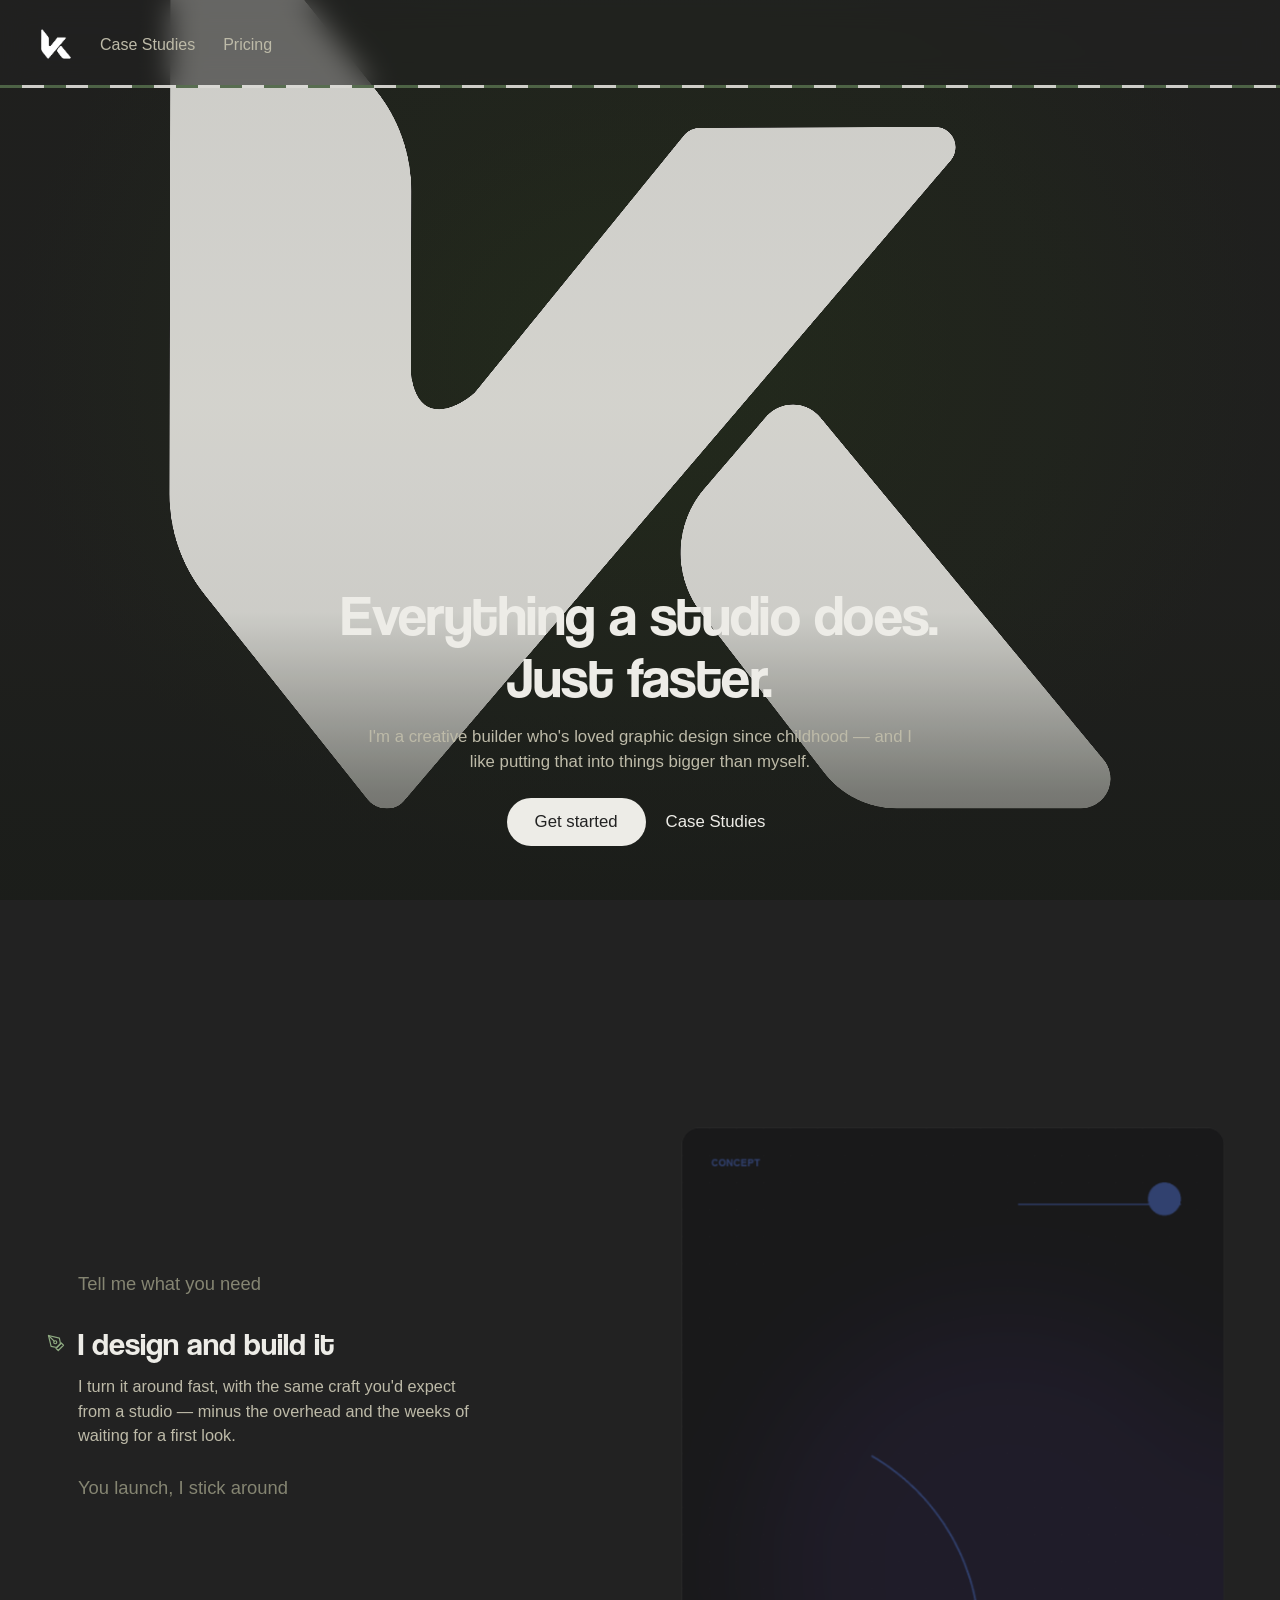
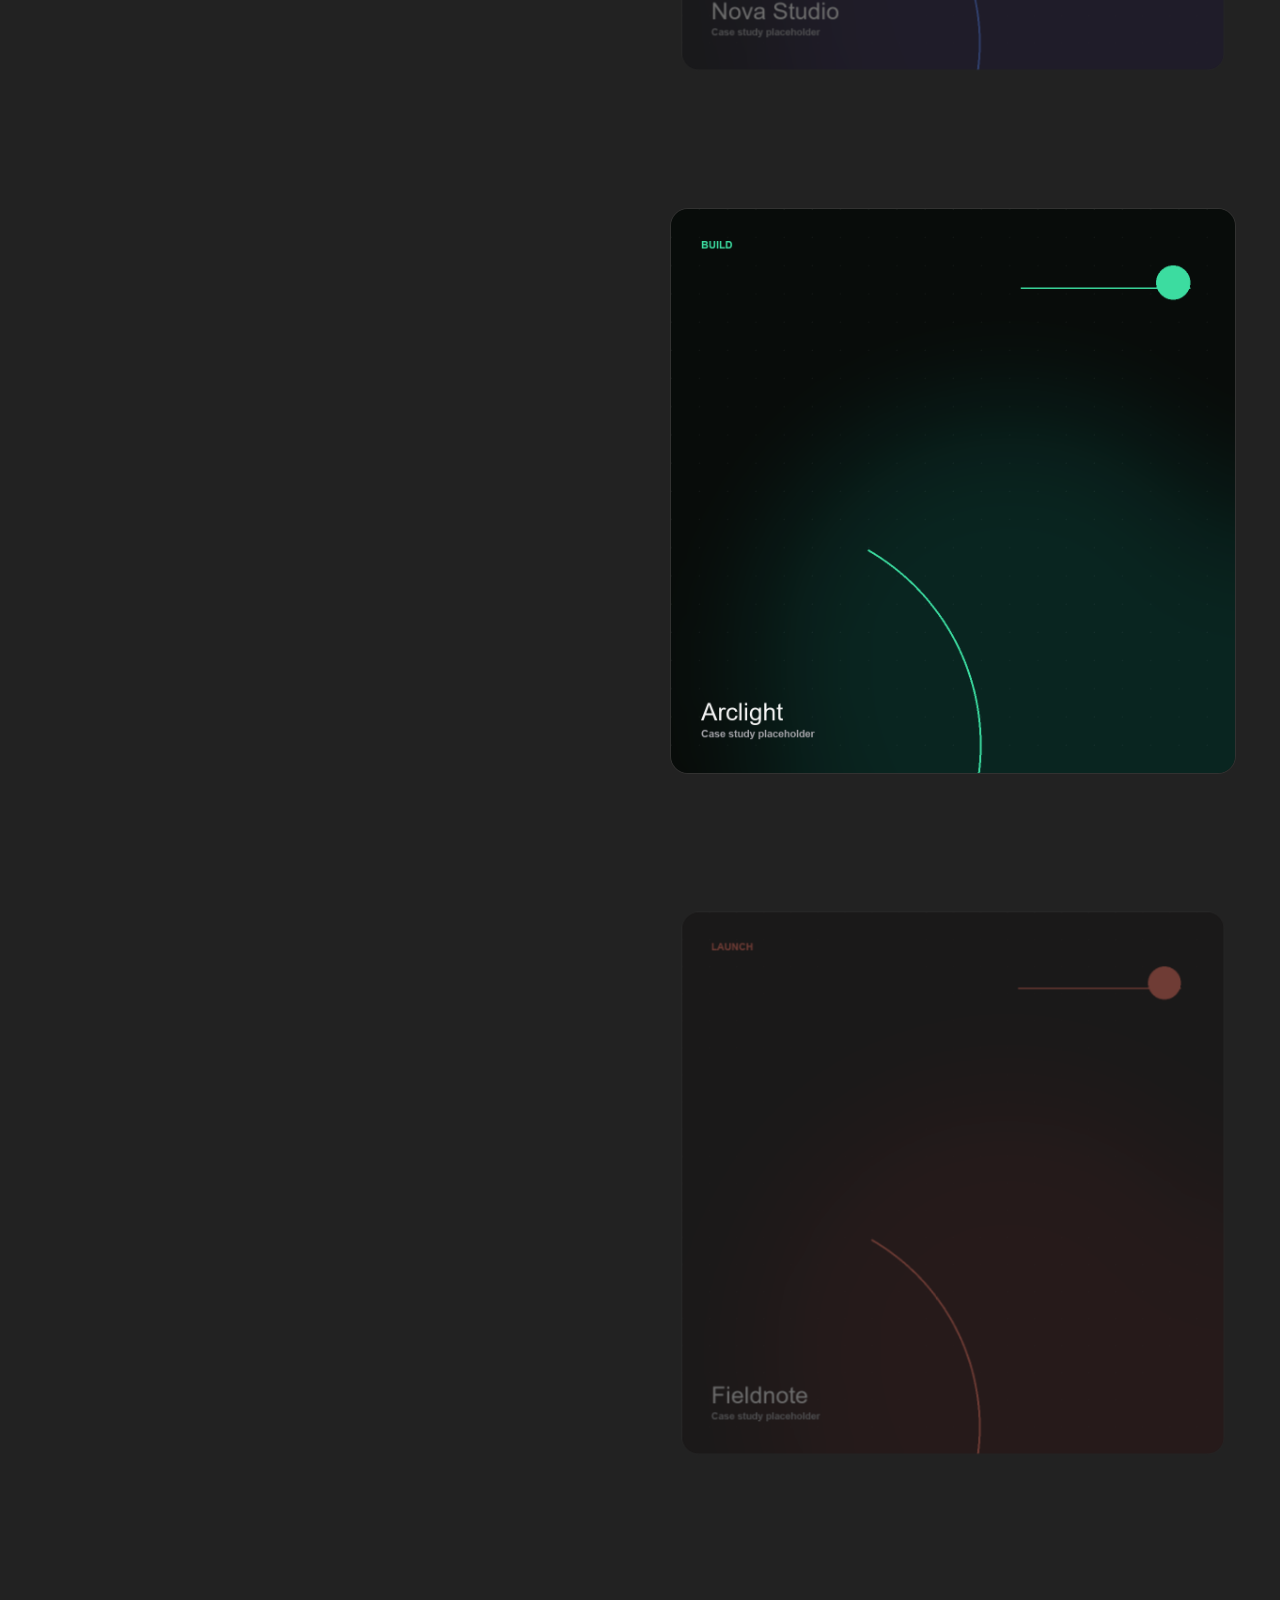
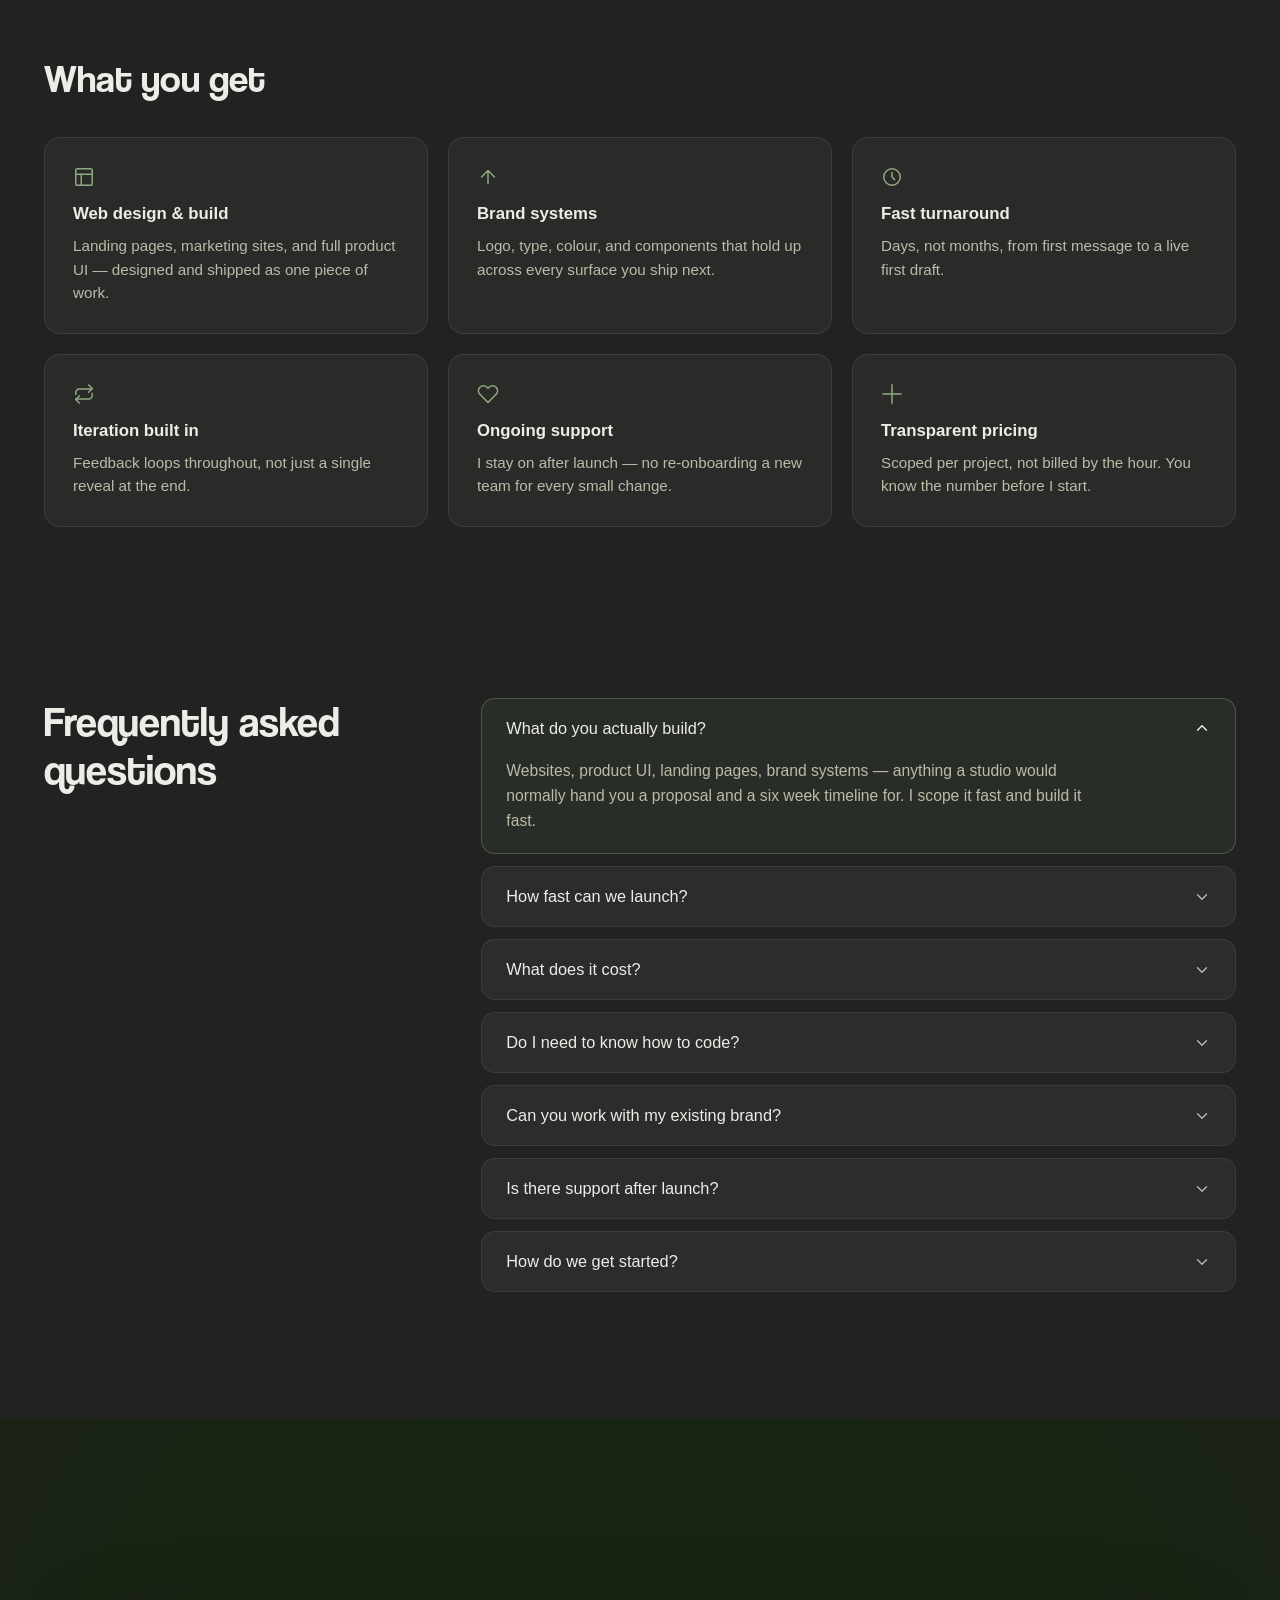
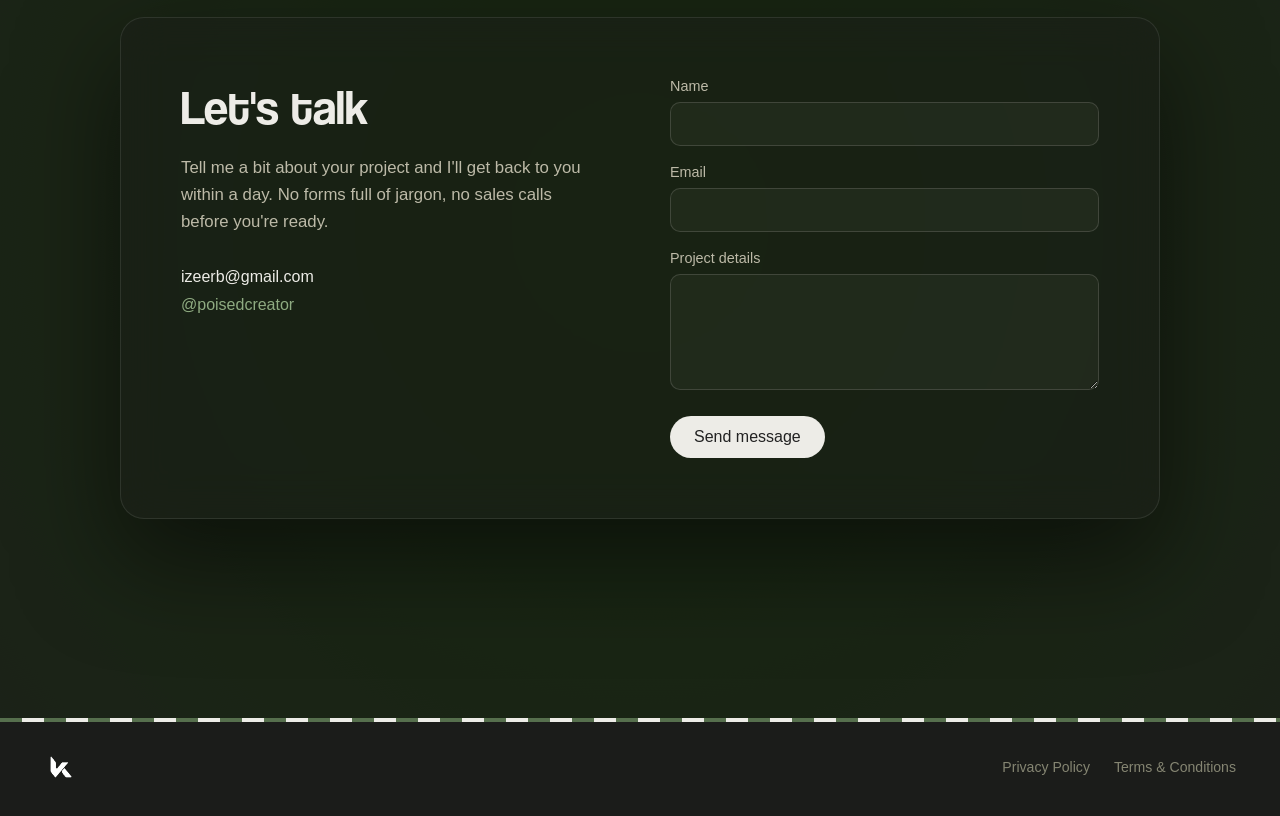
<file: index.html>
<!DOCTYPE html>
<html lang="en">
<head>
  <meta charset="UTF-8" />
  <meta name="viewport" content="width=device-width, initial-scale=1.0" />
  <title>K — Everything a studio does, without the studio prices</title>
  <link rel="icon" type="image/jpeg" href="Assets/K Logo Black Background.jpg" />
  <link rel="stylesheet" href="style.css" />
</head>
<body>
  <header class="site-header">
    <div class="header-left">
      <a class="logo" href="index.html" aria-label="K home">
        <img src="Assets/K Logo White (Transparent, Generated).png" alt="K logo" />
      </a>

      <nav class="main-nav" aria-label="Primary">
        <ul>
          <li><a href="case-studies.html">Case Studies</a></li>
          <li><a href="pricing.html">Pricing</a></li>
        </ul>
      </nav>
    </div>
  </header>

  <main>
    <section class="hero">
      <video
        class="hero-video"
        autoplay
        muted
        playsinline
        poster="Assets/K Logo Black Background.jpg"
      >
        <source src="Assets/NEW VIDEO (sparkle removed).mp4" type="video/mp4" />
      </video>

      <div class="hero-overlay" aria-hidden="true"></div>

      <div class="hero-stack">
        <div class="hero-screen-mockup" aria-hidden="true">
          <div class="mockup-frame">
            <img class="mockup-img" src="Assets/Work/placeholder-1.png" alt="" />
            <img class="mockup-img" src="Assets/Work/placeholder-2.png" alt="" />
            <img class="mockup-img" src="Assets/Work/placeholder-3.png" alt="" />
            <img class="mockup-img" src="Assets/Work/placeholder-4.png" alt="" />
            <img class="mockup-img" src="Assets/Work/placeholder-5.png" alt="" />
          </div>
        </div>

        <div class="hero-content">
          <h1>Everything a studio does.<br />Just faster.</h1>
          <p class="hero-subheading">
            I'm a creative builder who's loved graphic design since childhood —
            and I like putting that into things bigger than myself.
          </p>
          <div class="hero-actions">
            <a class="btn btn-pill" href="index.html#contact">Get started</a>
            <a class="btn btn-text" href="case-studies.html">Case Studies</a>
          </div>
        </div>
      </div>
    </section>

    <section class="sticky-scroll" id="how-it-works">
      <div class="sticky-scroll-inner">
        <div class="sticky-left">
          <div class="sticky-left-inner">
            <div class="scroll-block is-active" data-index="0">
              <div class="scroll-block-head">
                <span class="scroll-icon">
                  <svg viewBox="0 0 24 24" fill="none" stroke="currentColor" stroke-width="1.6" stroke-linecap="round" stroke-linejoin="round"><path d="M21 11.5a8.38 8.38 0 0 1-.9 3.8 8.5 8.5 0 0 1-7.6 4.7 8.38 8.38 0 0 1-3.8-.9L3 21l1.9-5.7a8.38 8.38 0 0 1-.9-3.8 8.5 8.5 0 0 1 4.7-7.6 8.38 8.38 0 0 1 3.8-.9h.5a8.48 8.48 0 0 1 8 8v.5z"/></svg>
                </span>
                <h3>Tell me what you need</h3>
              </div>
              <div class="scroll-block-desc">
                <p>
                  Describe the idea, drop in references, or point me at
                  something you already love. No lengthy briefs, no discovery
                  workshops — just tell me where you want to end up.
                </p>
              </div>
            </div>

            <div class="scroll-block" data-index="1">
              <div class="scroll-block-head">
                <span class="scroll-icon">
                  <svg viewBox="0 0 24 24" fill="none" stroke="currentColor" stroke-width="1.6" stroke-linecap="round" stroke-linejoin="round"><path d="m12 19 7-7 3 3-7 7-3-3z"/><path d="m18 13-1.5-7.5L2 2l3.5 14.5L13 18l5-5z"/><path d="m2 2 7.586 7.586"/><circle cx="11" cy="11" r="2"/></svg>
                </span>
                <h3>I design and build it</h3>
              </div>
              <div class="scroll-block-desc">
                <p>
                  I turn it around fast, with the same craft you'd expect
                  from a studio — minus the overhead and the weeks of
                  waiting for a first look.
                </p>
              </div>
            </div>

            <div class="scroll-block" data-index="2">
              <div class="scroll-block-head">
                <span class="scroll-icon">
                  <svg viewBox="0 0 24 24" fill="none" stroke="currentColor" stroke-width="1.6" stroke-linecap="round" stroke-linejoin="round"><path d="M4.5 16.5c-1.5 1.26-2 5-2 5s3.74-.5 5-2c.71-.84.7-2.13-.09-2.91a2.18 2.18 0 0 0-2.91-.09z"/><path d="M12 15l-3-3a22 22 0 0 1 2-3.95A12.88 12.88 0 0 1 19 2c0 2.72-.78 7.5-6 11a22.35 22.35 0 0 1-4 2z"/><path d="M9 12H4s.55-3.03 2-4c1.62-1.08 5 0 5 0"/><path d="M12 15v5s3.03-.55 4-2c1.08-1.62 0-5 0-5"/></svg>
                </span>
                <h3>You launch, I stick around</h3>
              </div>
              <div class="scroll-block-desc">
                <p>
                  Ship with confidence. I stay on for tweaks, iterations,
                  and whatever comes next — no re-onboarding a new team
                  every time something changes.
                </p>
              </div>
            </div>
          </div>
        </div>

        <div class="sticky-right">
          <div class="scroll-image-wrap" data-index="0">
            <img
              class="sticky-image"
              src="Assets/Work/square-1.png"
              alt="Concept and direction preview"
            />
            <div class="scroll-image-caption">
              <h4>Tell me what you need</h4>
              <p>
                Describe the idea, drop in references, or point me at
                something you already love.
              </p>
            </div>
          </div>
          <div class="scroll-image-wrap" data-index="1">
            <img
              class="sticky-image"
              src="Assets/Work/square-2.png"
              alt="Design and build preview"
            />
            <div class="scroll-image-caption">
              <h4>I design and build it</h4>
              <p>
                I turn it around fast, minus the studio overhead and the
                weeks of waiting.
              </p>
            </div>
          </div>
          <div class="scroll-image-wrap" data-index="2">
            <img
              class="sticky-image"
              src="Assets/Work/square-3.png"
              alt="Launch and support preview"
            />
            <div class="scroll-image-caption">
              <h4>You launch, I stick around</h4>
              <p>
                I stay on for tweaks and iterations — no re-onboarding a
                new team every time something changes.
              </p>
            </div>
          </div>
        </div>
      </div>
    </section>

    <section class="content-section">
      <div class="content-section-inner">
        <div class="section-heading-row">
          <h2>What you get</h2>
        </div>

        <div class="card-grid">
          <div class="info-card">
            <span class="info-card-icon">
              <svg viewBox="0 0 24 24" fill="none" stroke="currentColor" stroke-width="1.6" stroke-linecap="round" stroke-linejoin="round"><rect x="3" y="3" width="18" height="18" rx="2"/><path d="M3 9h18"/><path d="M9 21V9"/></svg>
            </span>
            <h3>Web design & build</h3>
            <p>Landing pages, marketing sites, and full product UI — designed and shipped as one piece of work.</p>
          </div>

          <div class="info-card">
            <span class="info-card-icon">
              <svg viewBox="0 0 24 24" fill="none" stroke="currentColor" stroke-width="1.6" stroke-linecap="round" stroke-linejoin="round"><path d="M12 19V6M5 12l7-7 7 7"/></svg>
            </span>
            <h3>Brand systems</h3>
            <p>Logo, type, colour, and components that hold up across every surface you ship next.</p>
          </div>

          <div class="info-card">
            <span class="info-card-icon">
              <svg viewBox="0 0 24 24" fill="none" stroke="currentColor" stroke-width="1.6" stroke-linecap="round" stroke-linejoin="round"><circle cx="12" cy="12" r="9"/><path d="M12 7v5l3 3"/></svg>
            </span>
            <h3>Fast turnaround</h3>
            <p>Days, not months, from first message to a live first draft.</p>
          </div>

          <div class="info-card">
            <span class="info-card-icon">
              <svg viewBox="0 0 24 24" fill="none" stroke="currentColor" stroke-width="1.6" stroke-linecap="round" stroke-linejoin="round"><path d="M17 2.1l4 4-4 4"/><path d="M3 12.6v-2a4 4 0 0 1 4-4h14"/><path d="M7 21.9l-4-4 4-4"/><path d="M21 11.4v2a4 4 0 0 1-4 4H3"/></svg>
            </span>
            <h3>Iteration built in</h3>
            <p>Feedback loops throughout, not just a single reveal at the end.</p>
          </div>

          <div class="info-card">
            <span class="info-card-icon">
              <svg viewBox="0 0 24 24" fill="none" stroke="currentColor" stroke-width="1.6" stroke-linecap="round" stroke-linejoin="round"><path d="M20.84 4.61a5.5 5.5 0 0 0-7.78 0L12 5.67l-1.06-1.06a5.5 5.5 0 0 0-7.78 7.78l1.06 1.06L12 21.23l7.78-7.78 1.06-1.06a5.5 5.5 0 0 0 0-7.78z"/></svg>
            </span>
            <h3>Ongoing support</h3>
            <p>I stay on after launch — no re-onboarding a new team for every small change.</p>
          </div>

          <div class="info-card">
            <span class="info-card-icon">
              <svg viewBox="0 0 24 24" fill="none" stroke="currentColor" stroke-width="1.6" stroke-linecap="round" stroke-linejoin="round"><path d="M12 2v20M2 12h20"/></svg>
            </span>
            <h3>Transparent pricing</h3>
            <p>Scoped per project, not billed by the hour. You know the number before I start.</p>
          </div>
        </div>
      </div>
    </section>

    <section class="faq-section" id="faq">
      <div class="faq-inner">
        <div class="faq-heading">
          <h2>Frequently asked<br />questions</h2>
        </div>

        <div class="faq-list">
          <div class="faq-item is-open" data-index="0">
            <button class="faq-question" type="button">
              <span>What do you actually build?</span>
              <svg class="faq-chevron" viewBox="0 0 24 24" fill="none" stroke="currentColor" stroke-width="1.8" stroke-linecap="round" stroke-linejoin="round"><polyline points="6 9 12 15 18 9"/></svg>
            </button>
            <div class="faq-answer">
              <p>
                Websites, product UI, landing pages, brand systems — anything
                a studio would normally hand you a proposal and a six week
                timeline for. I scope it fast and build it fast.
              </p>
            </div>
          </div>

          <div class="faq-item" data-index="1">
            <button class="faq-question" type="button">
              <span>How fast can we launch?</span>
              <svg class="faq-chevron" viewBox="0 0 24 24" fill="none" stroke="currentColor" stroke-width="1.8" stroke-linecap="round" stroke-linejoin="round"><polyline points="6 9 12 15 18 9"/></svg>
            </button>
            <div class="faq-answer">
              <p>
                Most projects go from first message to a live first draft
                within days, not months. Exact timing depends on scope, but
                there's no multi-week discovery phase before anything gets
                built.
              </p>
            </div>
          </div>

          <div class="faq-item" data-index="2">
            <button class="faq-question" type="button">
              <span>What does it cost?</span>
              <svg class="faq-chevron" viewBox="0 0 24 24" fill="none" stroke="currentColor" stroke-width="1.8" stroke-linecap="round" stroke-linejoin="round"><polyline points="6 9 12 15 18 9"/></svg>
            </button>
            <div class="faq-answer">
              <p>
                A fraction of a traditional studio retainer. Pricing is
                scoped per project rather than billed by the hour, so you
                know the number before I start.
              </p>
            </div>
          </div>

          <div class="faq-item" data-index="3">
            <button class="faq-question" type="button">
              <span>Do I need to know how to code?</span>
              <svg class="faq-chevron" viewBox="0 0 24 24" fill="none" stroke="currentColor" stroke-width="1.8" stroke-linecap="round" stroke-linejoin="round"><polyline points="6 9 12 15 18 9"/></svg>
            </button>
            <div class="faq-answer">
              <p>
                No. Describe what you want in plain language, drop in
                references or existing assets, and I'll handle everything
                from design through to a shipped build.
              </p>
            </div>
          </div>

          <div class="faq-item" data-index="4">
            <button class="faq-question" type="button">
              <span>Can you work with my existing brand?</span>
              <svg class="faq-chevron" viewBox="0 0 24 24" fill="none" stroke="currentColor" stroke-width="1.8" stroke-linecap="round" stroke-linejoin="round"><polyline points="6 9 12 15 18 9"/></svg>
            </button>
            <div class="faq-answer">
              <p>
                Yes — send over your logo, colours, fonts, and any existing
                pages, and I'll build within that system rather than
                starting from scratch.
              </p>
            </div>
          </div>

          <div class="faq-item" data-index="5">
            <button class="faq-question" type="button">
              <span>Is there support after launch?</span>
              <svg class="faq-chevron" viewBox="0 0 24 24" fill="none" stroke="currentColor" stroke-width="1.8" stroke-linecap="round" stroke-linejoin="round"><polyline points="6 9 12 15 18 9"/></svg>
            </button>
            <div class="faq-answer">
              <p>
                I stay on after launch for tweaks, iterations, and whatever
                comes next — you're not re-onboarding a new team every time
                something needs to change.
              </p>
            </div>
          </div>

          <div class="faq-item" data-index="6">
            <button class="faq-question" type="button">
              <span>How do we get started?</span>
              <svg class="faq-chevron" viewBox="0 0 24 24" fill="none" stroke="currentColor" stroke-width="1.8" stroke-linecap="round" stroke-linejoin="round"><polyline points="6 9 12 15 18 9"/></svg>
            </button>
            <div class="faq-answer">
              <p>
                Hit contact and tell me a bit about the project. I'll reply
                within a day with next steps.
              </p>
            </div>
          </div>
        </div>
      </div>
    </section>

    <section class="contact-section" id="contact">
      <video class="contact-video" autoplay loop muted playsinline>
        <source src="Assets/Particles.mp4" type="video/mp4" />
      </video>
      <div class="contact-tint" aria-hidden="true"></div>
      <div class="contact-overlay" aria-hidden="true"></div>

      <div class="contact-inner">
        <div class="contact-info">
          <h2>Let's talk</h2>
          <p>
            Tell me a bit about your project and I'll get back to you within
            a day. No forms full of jargon, no sales calls before you're ready.
          </p>
          <div class="contact-detail">izeerb@gmail.com</div>
          <div class="contact-detail">
            <a href="https://instagram.com/poisedcreator" target="_blank" rel="noopener">@poisedcreator</a>
          </div>
        </div>

        <form class="contact-form" id="contact-form">
          <div class="form-field">
            <label for="name">Name</label>
            <input type="text" id="name" name="name" required />
          </div>
          <div class="form-field">
            <label for="email">Email</label>
            <input type="email" id="email" name="email" required />
          </div>
          <div class="form-field">
            <label for="message">Project details</label>
            <textarea id="message" name="message" rows="5" required></textarea>
          </div>
          <button type="submit" class="btn btn-pill">Send message</button>
        </form>
      </div>
    </section>

    <footer class="site-footer">
      <div class="site-footer-inner">
        <a class="footer-logo" href="index.html" aria-label="K home">
          <img src="Assets/K Logo White (Transparent, Generated).png" alt="K logo" />        </a>
        <div class="footer-links">
          <a href="privacy.html">Privacy Policy</a>
          <a href="terms.html">Terms &amp; Conditions</a>
        </div>
      </div>
    </footer>
  </main>

  <script>
    (function () {
      var blocks = Array.from(document.querySelectorAll(".scroll-block"));
      var imageWraps = Array.from(document.querySelectorAll(".scroll-image-wrap"));
      if (blocks.length && imageWraps.length) {
        var observer = new IntersectionObserver(
          function (entries) {
            entries.forEach(function (entry) {
              if (entry.isIntersecting) {
                var index = entry.target.getAttribute("data-index");
                blocks.forEach(function (b) {
                  b.classList.toggle("is-active", b.getAttribute("data-index") === index);
                });
                imageWraps.forEach(function (w) {
                  w.classList.toggle("is-active", w === entry.target);
                });
              }
            });
          },
          { rootMargin: "-45% 0px -45% 0px", threshold: 0 }
        );

        imageWraps.forEach(function (w) {
          observer.observe(w);
        });
      }
    })();

    (function () {
      var v = document.querySelector(".contact-video");
      if (!v) return;
      v.playbackRate = 0.75;
      v.addEventListener("loadedmetadata", function () {
        if (v.duration && isFinite(v.duration)) {
          v.currentTime = Math.random() * v.duration;
        }
      });
    })();

    (function () {
      var form = document.getElementById("contact-form");
      if (!form) return;
      form.addEventListener("submit", function (e) {
        e.preventDefault();
        var name = form.name.value;
        var email = form.email.value;
        var message = form.message.value;
        var subject = "New project inquiry from " + name;
        var body =
          "Name: " + name + "\nEmail: " + email + "\n\n" + message;
        var mailto =
          "mailto:izeerb@gmail.com?subject=" +
          encodeURIComponent(subject) +
          "&body=" +
          encodeURIComponent(body);
        window.location.href = mailto;

        var wrapper = form.parentNode;
        var success = document.createElement("div");
        success.className = "contact-success";
        success.innerHTML =
          "Thanks — your email app should open now. If it doesn't, email me directly at <span>izeerb@gmail.com</span>.";
        wrapper.replaceChild(success, form);
      });
    })();

    (function () {
      var items = Array.from(document.querySelectorAll(".faq-item"));
      if (!items.length) return;

      items.forEach(function (item) {
        var question = item.querySelector(".faq-question");
        question.addEventListener("click", function () {
          var wasOpen = item.classList.contains("is-open");
          items.forEach(function (i) {
            i.classList.remove("is-open");
          });
          if (!wasOpen) {
            item.classList.add("is-open");
          }
        });
      });
    })();

    (function () {
      var video = document.querySelector(".hero-video");
      var mockup = document.querySelector(".hero-screen-mockup");
      var imgs = mockup ? Array.from(mockup.querySelectorAll(".mockup-img")) : [];
      if (!video || !mockup || !imgs.length) return;

      var SCREEN_START = 5.0;
      var MELT_IN_MS = 1200;
      var MORPH_HOLD_MS = 550;
      var ITEM_MS = 1500;
      var MELT_OUT_MS = 700;
      var running = false;

      function runShuffle() {
        running = true;
        imgs.forEach(function (im) {
          im.classList.remove("is-active");
        });
        video.classList.add("is-melting-out");

        setTimeout(function () {
          video.pause();
        }, 500);

        mockup.classList.add("is-melting-in");

        setTimeout(function () {
          var idx = 0;
          imgs.forEach(function (im, i) {
            im.classList.toggle("is-active", i === 0);
          });

          var interval = setInterval(function () {
            idx++;
            if (idx >= imgs.length) {
              clearInterval(interval);
              setTimeout(finishShuffle, ITEM_MS);
              return;
            }
            imgs.forEach(function (im, i) {
              im.classList.toggle("is-active", i === idx);
            });
          }, ITEM_MS);
        }, MELT_IN_MS + MORPH_HOLD_MS);
      }

      function finishShuffle() {
        imgs.forEach(function (im) {
          im.classList.remove("is-active");
        });

        setTimeout(function () {
          mockup.classList.add("is-melting-out");
          mockup.classList.remove("is-melting-in");

          setTimeout(function () {
            mockup.classList.remove("is-melting-out");
            video.classList.remove("is-melting-out", "is-hidden");
            video.currentTime = 0;
            video.play();
            setTimeout(function () {
              running = false;
            }, 400);
          }, MELT_OUT_MS);
        }, MORPH_HOLD_MS);
      }

      video.addEventListener("timeupdate", function () {
        if (!running && video.currentTime >= SCREEN_START) {
          runShuffle();
        }
      });
    })();
  </script>
</body>
</html>
</file>
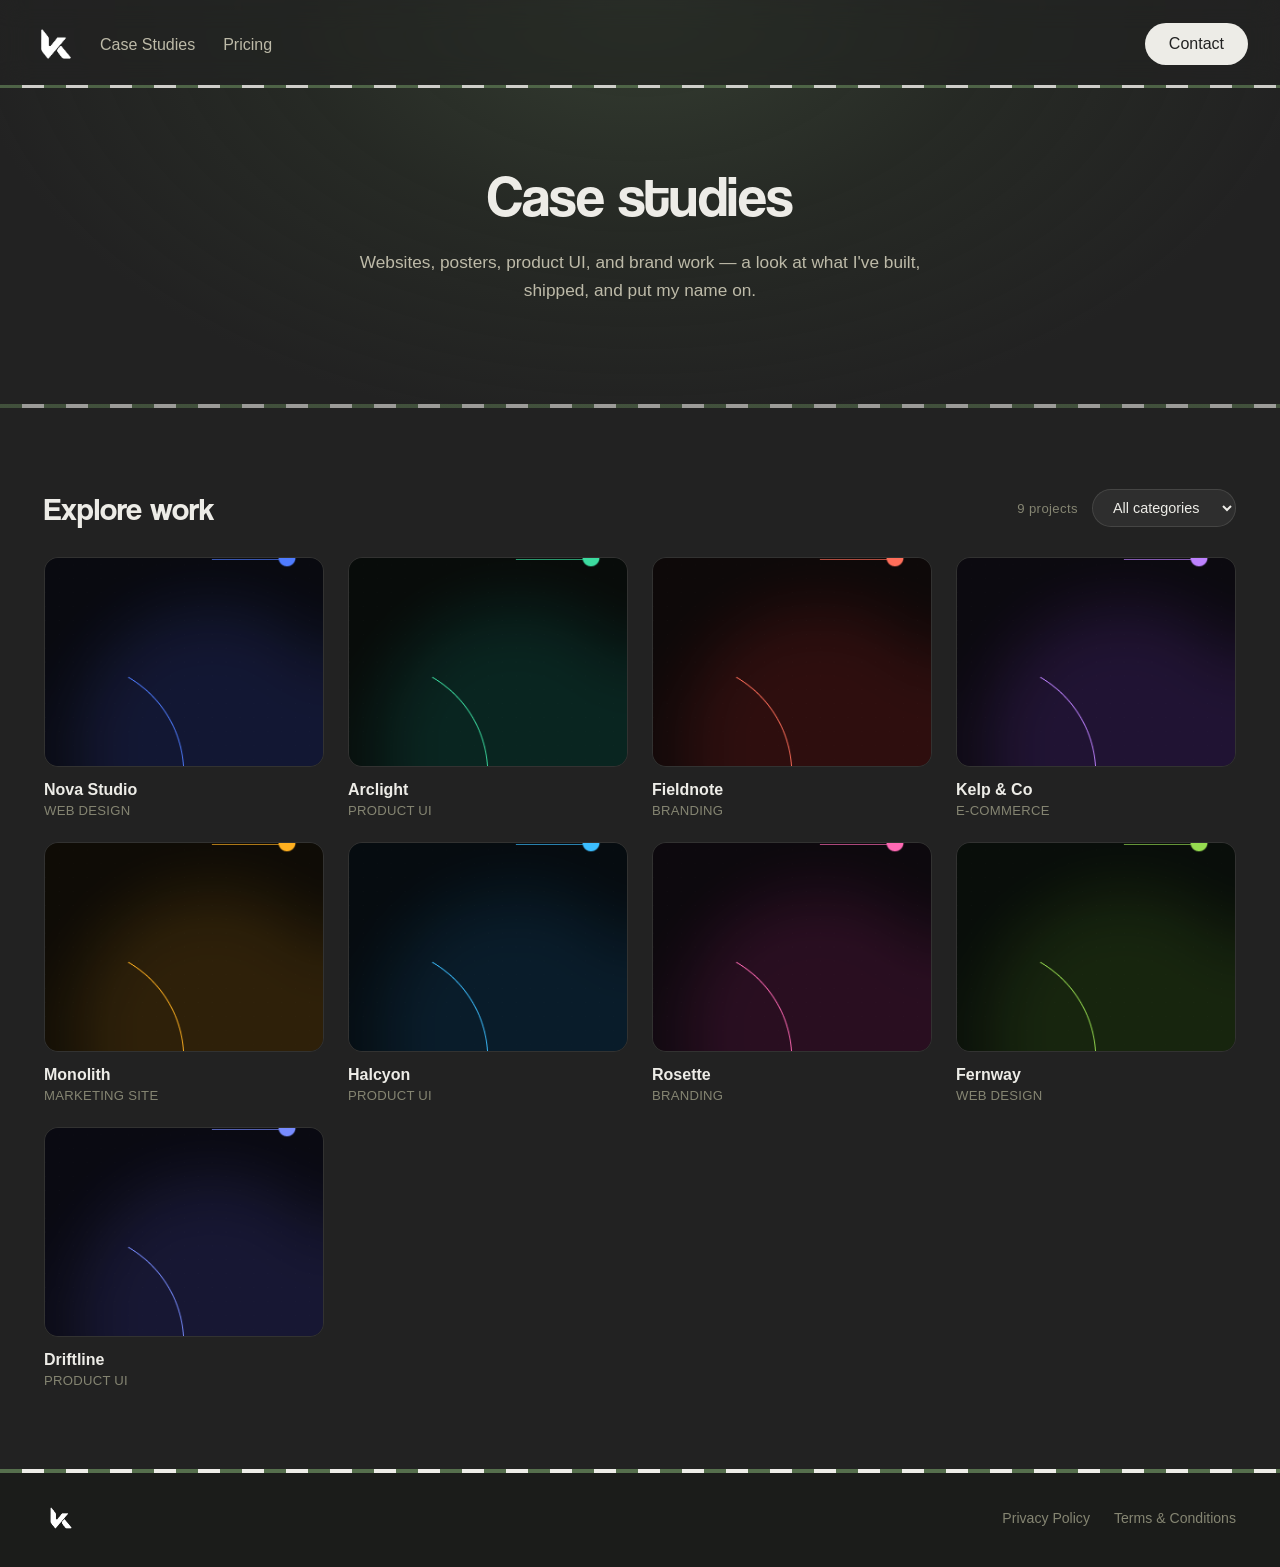
<file: case-studies.html>
<!DOCTYPE html>
<html lang="en">
<head>
  <meta charset="UTF-8" />
  <meta name="viewport" content="width=device-width, initial-scale=1.0" />
  <title>Case Studies — K</title>
  <link rel="icon" type="image/jpeg" href="Assets/K Logo Black Background.jpg" />
  <link rel="stylesheet" href="style.css" />
</head>
<body>
  <header class="site-header">
    <div class="header-left">
      <a class="logo" href="index.html" aria-label="K home">
        <img src="Assets/K Logo White (Transparent, Generated).png" alt="K logo" />
      </a>

      <nav class="main-nav" aria-label="Primary">
        <ul>
          <li><a href="case-studies.html">Case Studies</a></li>
          <li><a href="pricing.html">Pricing</a></li>
        </ul>
      </nav>
    </div>

    <a class="btn btn-pill" href="index.html#contact">Contact</a>
  </header>

  <main>
    <section class="page-hero is-centered">
      <div class="page-hero-inner">
        <h1>Case studies</h1>
        <p>
          Websites, posters, product UI, and brand work — a look at what
          I've built, shipped, and put my name on.
        </p>
      </div>
    </section>

    <section class="content-section">
      <div class="content-section-inner">
        <div class="case-toolbar">
          <h2>Explore work</h2>
          <div class="case-toolbar-controls">
            <span class="case-result-count" id="case-count">9 projects</span>
            <select class="case-filter" id="case-filter" aria-label="Filter by category">
              <option value="all">All categories</option>
              <option value="web">Web design</option>
              <option value="product">Product UI</option>
              <option value="brand">Branding</option>
              <option value="ecommerce">E-commerce</option>
              <option value="marketing">Marketing site</option>
            </select>
          </div>
        </div>

        <div class="case-grid" id="case-grid">
          <a class="case-card" href="#" data-category="web">
            <div class="case-card-image"><img src="Assets/Work/case-1.png" alt="Nova Studio" /></div>
            <h3>Nova Studio</h3>
            <div class="case-card-tags">Web design</div>
          </a>
          <a class="case-card" href="#" data-category="product">
            <div class="case-card-image"><img src="Assets/Work/case-2.png" alt="Arclight" /></div>
            <h3>Arclight</h3>
            <div class="case-card-tags">Product UI</div>
          </a>
          <a class="case-card" href="#" data-category="brand">
            <div class="case-card-image"><img src="Assets/Work/case-3.png" alt="Fieldnote" /></div>
            <h3>Fieldnote</h3>
            <div class="case-card-tags">Branding</div>
          </a>
          <a class="case-card" href="#" data-category="ecommerce">
            <div class="case-card-image"><img src="Assets/Work/case-4.png" alt="Kelp & Co" /></div>
            <h3>Kelp &amp; Co</h3>
            <div class="case-card-tags">E-commerce</div>
          </a>
          <a class="case-card" href="#" data-category="marketing">
            <div class="case-card-image"><img src="Assets/Work/case-5.png" alt="Monolith" /></div>
            <h3>Monolith</h3>
            <div class="case-card-tags">Marketing site</div>
          </a>
          <a class="case-card" href="#" data-category="product">
            <div class="case-card-image"><img src="Assets/Work/case-6.png" alt="Halcyon" /></div>
            <h3>Halcyon</h3>
            <div class="case-card-tags">Product UI</div>
          </a>
          <a class="case-card" href="#" data-category="brand">
            <div class="case-card-image"><img src="Assets/Work/case-7.png" alt="Rosette" /></div>
            <h3>Rosette</h3>
            <div class="case-card-tags">Branding</div>
          </a>
          <a class="case-card" href="#" data-category="web">
            <div class="case-card-image"><img src="Assets/Work/case-8.png" alt="Fernway" /></div>
            <h3>Fernway</h3>
            <div class="case-card-tags">Web design</div>
          </a>
          <a class="case-card" href="#" data-category="product">
            <div class="case-card-image"><img src="Assets/Work/case-9.png" alt="Driftline" /></div>
            <h3>Driftline</h3>
            <div class="case-card-tags">Product UI</div>
          </a>
        </div>
      </div>
    </section>

    <footer class="site-footer">
      <div class="site-footer-inner">
        <a class="footer-logo" href="index.html" aria-label="K home">
          <img src="Assets/K Logo White (Transparent, Generated).png" alt="K logo" />        </a>
        <div class="footer-links">
          <a href="privacy.html">Privacy Policy</a>
          <a href="terms.html">Terms &amp; Conditions</a>
        </div>
      </div>
    </footer>
  </main>

  <script>
    (function () {
      var filter = document.getElementById("case-filter");
      var count = document.getElementById("case-count");
      var cards = Array.from(document.querySelectorAll(".case-card"));
      if (!filter || !cards.length) return;

      function apply() {
        var value = filter.value;
        var visible = 0;
        cards.forEach(function (card) {
          var match = value === "all" || card.getAttribute("data-category") === value;
          card.classList.toggle("is-hidden", !match);
          if (match) visible++;
        });
        count.textContent = visible + (visible === 1 ? " project" : " projects");
      }

      filter.addEventListener("change", apply);
      apply();
    })();
  </script>
</body>
</html>
</file>
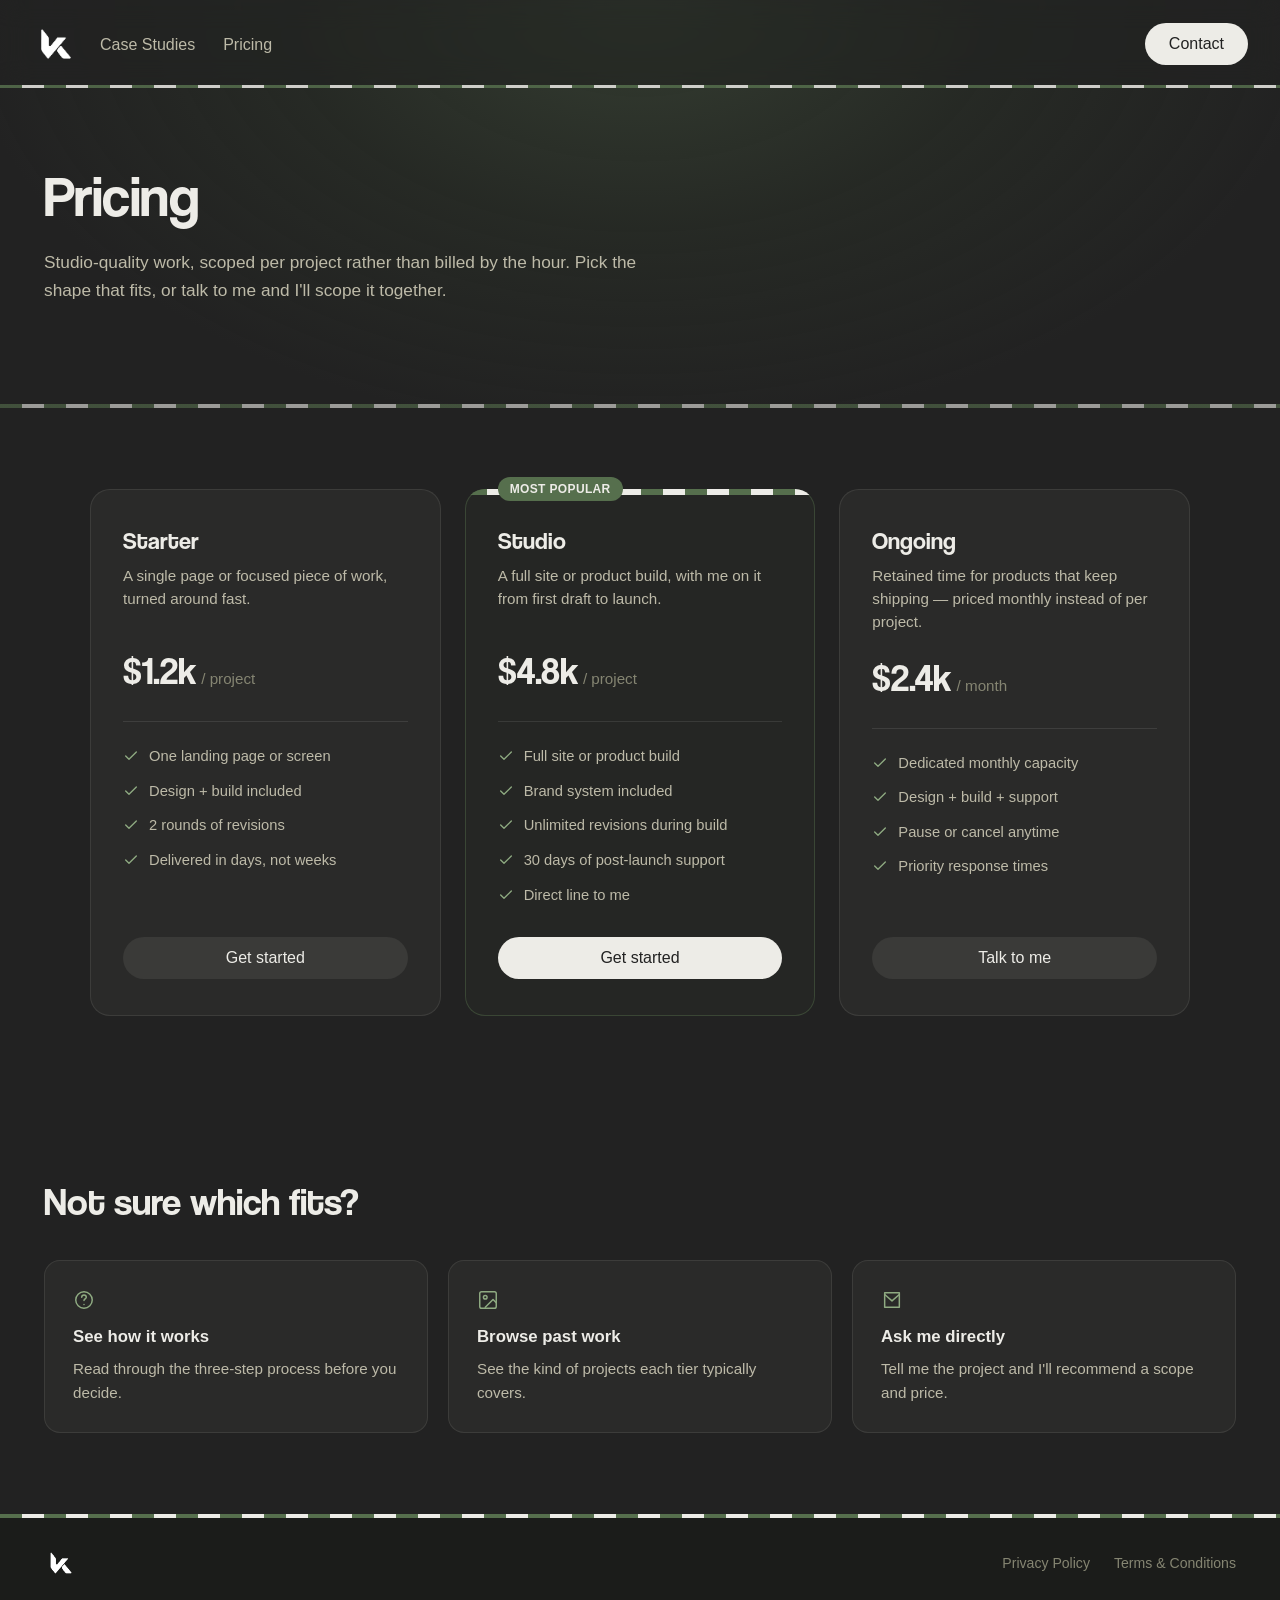
<file: pricing.html>
<!DOCTYPE html>
<html lang="en">
<head>
  <meta charset="UTF-8" />
  <meta name="viewport" content="width=device-width, initial-scale=1.0" />
  <title>Pricing — K</title>
  <link rel="icon" type="image/jpeg" href="Assets/K Logo Black Background.jpg" />
  <link rel="stylesheet" href="style.css" />
</head>
<body>
  <header class="site-header">
    <div class="header-left">
      <a class="logo" href="index.html" aria-label="K home">
        <img src="Assets/K Logo White (Transparent, Generated).png" alt="K logo" />
      </a>

      <nav class="main-nav" aria-label="Primary">
        <ul>
          <li><a href="case-studies.html">Case Studies</a></li>
          <li><a href="pricing.html">Pricing</a></li>
        </ul>
      </nav>
    </div>

    <a class="btn btn-pill" href="index.html#contact">Contact</a>
  </header>

  <main>
    <section class="page-hero">
      <div class="page-hero-inner">
        <h1>Pricing</h1>
        <p>
          Studio-quality work, scoped per project rather than billed by
          the hour. Pick the shape that fits, or talk to me and I'll
          scope it together.
        </p>
      </div>
    </section>

    <section class="content-section">
      <div class="content-section-inner">
        <div class="pricing-grid">
          <div class="pricing-card">
            <div class="pricing-card-name">Starter</div>
            <p class="pricing-card-desc">
              A single page or focused piece of work, turned around fast.
            </p>
            <div class="pricing-card-price">$1.2k<span> / project</span></div>
            <hr class="pricing-divider" />
            <ul class="pricing-features">
              <li>
                <svg viewBox="0 0 24 24" fill="none" stroke="currentColor" stroke-width="2" stroke-linecap="round" stroke-linejoin="round"><polyline points="20 6 9 17 4 12"/></svg>
                One landing page or screen
              </li>
              <li>
                <svg viewBox="0 0 24 24" fill="none" stroke="currentColor" stroke-width="2" stroke-linecap="round" stroke-linejoin="round"><polyline points="20 6 9 17 4 12"/></svg>
                Design + build included
              </li>
              <li>
                <svg viewBox="0 0 24 24" fill="none" stroke="currentColor" stroke-width="2" stroke-linecap="round" stroke-linejoin="round"><polyline points="20 6 9 17 4 12"/></svg>
                2 rounds of revisions
              </li>
              <li>
                <svg viewBox="0 0 24 24" fill="none" stroke="currentColor" stroke-width="2" stroke-linecap="round" stroke-linejoin="round"><polyline points="20 6 9 17 4 12"/></svg>
                Delivered in days, not weeks
              </li>
            </ul>
            <a class="btn btn-pill" href="index.html#contact">Get started</a>
          </div>

          <div class="pricing-card is-featured">
            <span class="pricing-badge">Most popular</span>
            <div class="pricing-card-name">Studio</div>
            <p class="pricing-card-desc">
              A full site or product build, with me on it from first
              draft to launch.
            </p>
            <div class="pricing-card-price">$4.8k<span> / project</span></div>
            <hr class="pricing-divider" />
            <ul class="pricing-features">
              <li>
                <svg viewBox="0 0 24 24" fill="none" stroke="currentColor" stroke-width="2" stroke-linecap="round" stroke-linejoin="round"><polyline points="20 6 9 17 4 12"/></svg>
                Full site or product build
              </li>
              <li>
                <svg viewBox="0 0 24 24" fill="none" stroke="currentColor" stroke-width="2" stroke-linecap="round" stroke-linejoin="round"><polyline points="20 6 9 17 4 12"/></svg>
                Brand system included
              </li>
              <li>
                <svg viewBox="0 0 24 24" fill="none" stroke="currentColor" stroke-width="2" stroke-linecap="round" stroke-linejoin="round"><polyline points="20 6 9 17 4 12"/></svg>
                Unlimited revisions during build
              </li>
              <li>
                <svg viewBox="0 0 24 24" fill="none" stroke="currentColor" stroke-width="2" stroke-linecap="round" stroke-linejoin="round"><polyline points="20 6 9 17 4 12"/></svg>
                30 days of post-launch support
              </li>
              <li>
                <svg viewBox="0 0 24 24" fill="none" stroke="currentColor" stroke-width="2" stroke-linecap="round" stroke-linejoin="round"><polyline points="20 6 9 17 4 12"/></svg>
                Direct line to me
              </li>
            </ul>
            <a class="btn btn-pill" href="index.html#contact">Get started</a>
          </div>

          <div class="pricing-card">
            <div class="pricing-card-name">Ongoing</div>
            <p class="pricing-card-desc">
              Retained time for products that keep shipping — priced
              monthly instead of per project.
            </p>
            <div class="pricing-card-price">$2.4k<span> / month</span></div>
            <hr class="pricing-divider" />
            <ul class="pricing-features">
              <li>
                <svg viewBox="0 0 24 24" fill="none" stroke="currentColor" stroke-width="2" stroke-linecap="round" stroke-linejoin="round"><polyline points="20 6 9 17 4 12"/></svg>
                Dedicated monthly capacity
              </li>
              <li>
                <svg viewBox="0 0 24 24" fill="none" stroke="currentColor" stroke-width="2" stroke-linecap="round" stroke-linejoin="round"><polyline points="20 6 9 17 4 12"/></svg>
                Design + build + support
              </li>
              <li>
                <svg viewBox="0 0 24 24" fill="none" stroke="currentColor" stroke-width="2" stroke-linecap="round" stroke-linejoin="round"><polyline points="20 6 9 17 4 12"/></svg>
                Pause or cancel anytime
              </li>
              <li>
                <svg viewBox="0 0 24 24" fill="none" stroke="currentColor" stroke-width="2" stroke-linecap="round" stroke-linejoin="round"><polyline points="20 6 9 17 4 12"/></svg>
                Priority response times
              </li>
            </ul>
            <a class="btn btn-pill" href="index.html#contact">Talk to me</a>
          </div>
        </div>
      </div>
    </section>

    <section class="content-section">
      <div class="content-section-inner">
        <div class="section-heading-row">
          <h2>Not sure which fits?</h2>
        </div>
        <div class="card-grid">
          <a class="info-card" href="index.html#how-it-works" style="text-decoration:none;">
            <span class="info-card-icon">
              <svg viewBox="0 0 24 24" fill="none" stroke="currentColor" stroke-width="1.6" stroke-linecap="round" stroke-linejoin="round"><circle cx="12" cy="12" r="9"/><path d="M9.5 9a2.5 2.5 0 0 1 5 0c0 1.5-2.5 2-2.5 3.5"/><path d="M12 17h.01"/></svg>
            </span>
            <h3>See how it works</h3>
            <p>Read through the three-step process before you decide.</p>
          </a>
          <a class="info-card" href="case-studies.html" style="text-decoration:none;">
            <span class="info-card-icon">
              <svg viewBox="0 0 24 24" fill="none" stroke="currentColor" stroke-width="1.6" stroke-linecap="round" stroke-linejoin="round"><rect x="3" y="3" width="18" height="18" rx="2"/><circle cx="9" cy="9" r="2"/><path d="m21 15-3.5-3.5L9 20"/></svg>
            </span>
            <h3>Browse past work</h3>
            <p>See the kind of projects each tier typically covers.</p>
          </a>
          <a class="info-card" href="index.html#contact" style="text-decoration:none;">
            <span class="info-card-icon">
              <svg viewBox="0 0 24 24" fill="none" stroke="currentColor" stroke-width="1.6" stroke-linecap="round" stroke-linejoin="round"><path d="M4 4h16v16H4z"/><path d="m4 6 8 7 8-7"/></svg>
            </span>
            <h3>Ask me directly</h3>
            <p>Tell me the project and I'll recommend a scope and price.</p>
          </a>
        </div>
      </div>
    </section>

    <footer class="site-footer">
      <div class="site-footer-inner">
        <a class="footer-logo" href="index.html" aria-label="K home">
          <img src="Assets/K Logo White (Transparent, Generated).png" alt="K logo" />        </a>
        <div class="footer-links">
          <a href="privacy.html">Privacy Policy</a>
          <a href="terms.html">Terms &amp; Conditions</a>
        </div>
      </div>
    </footer>
  </main>
</body>
</html>
</file>
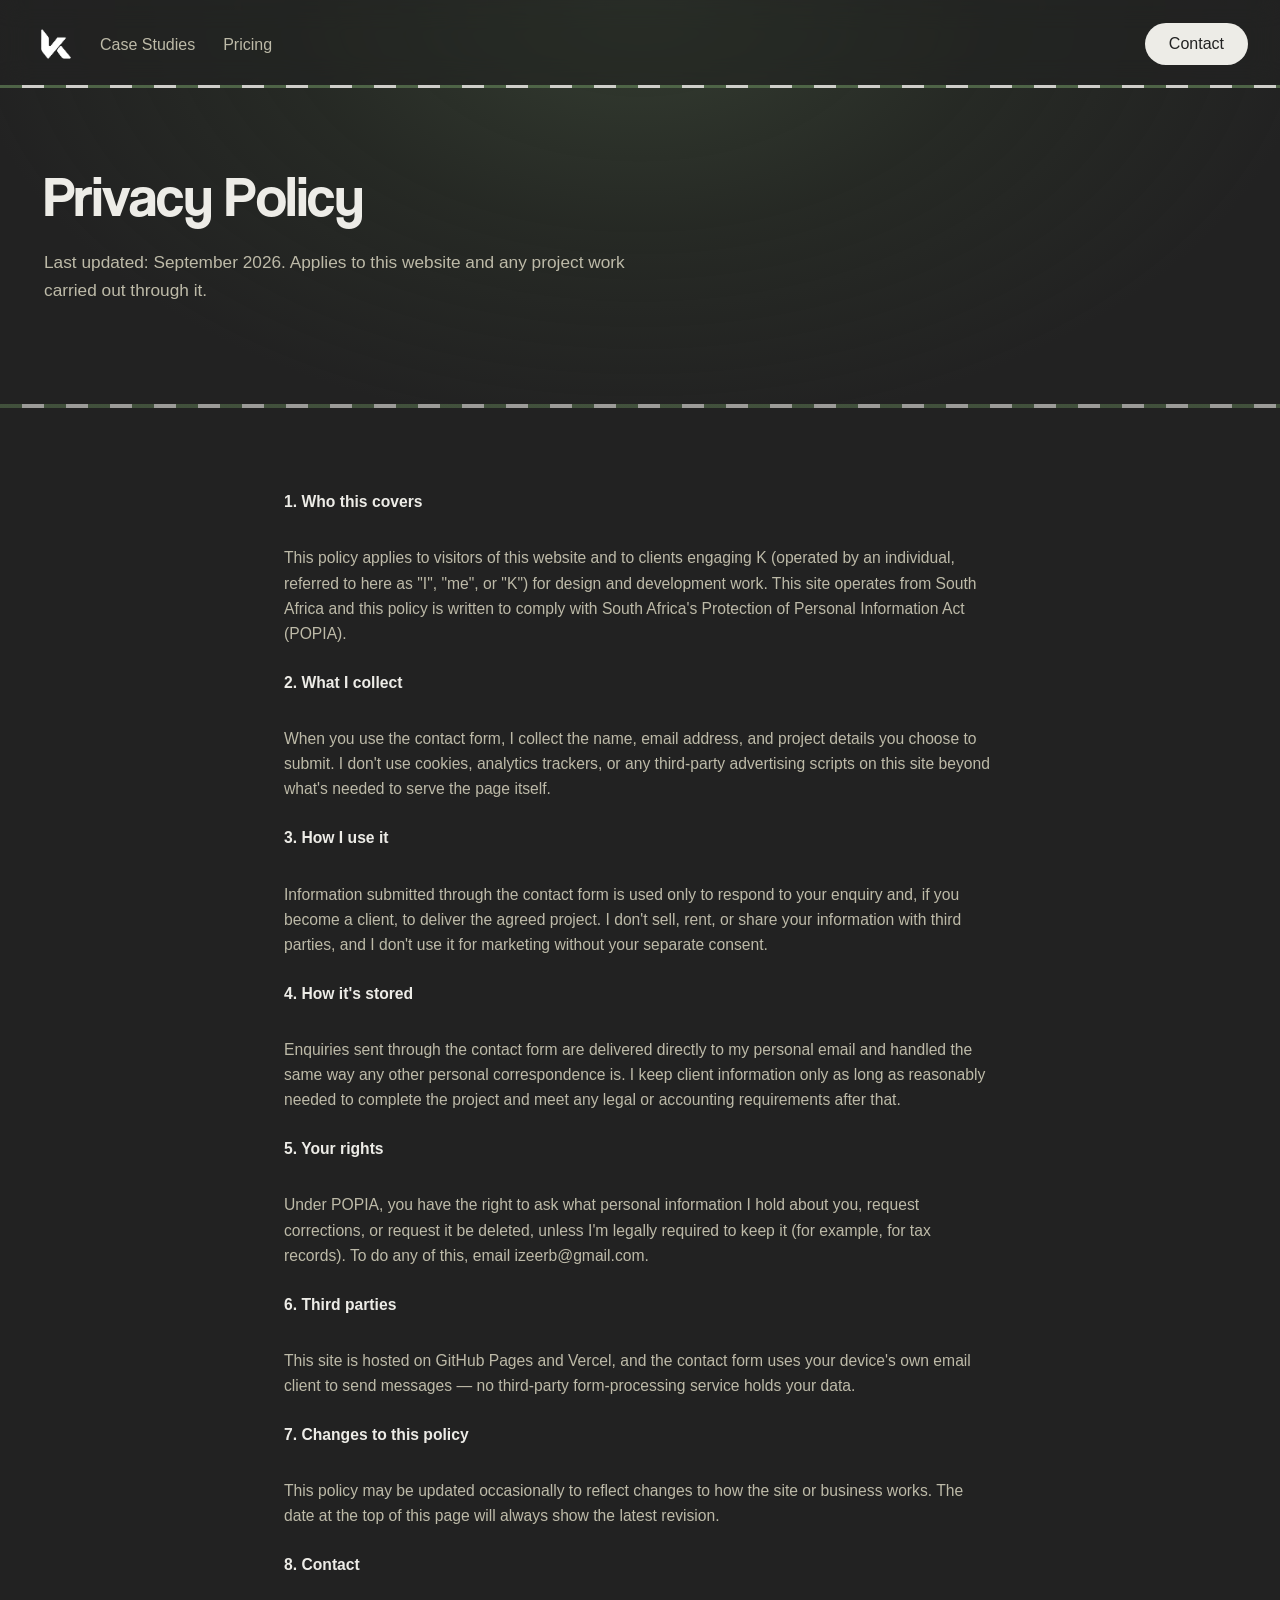
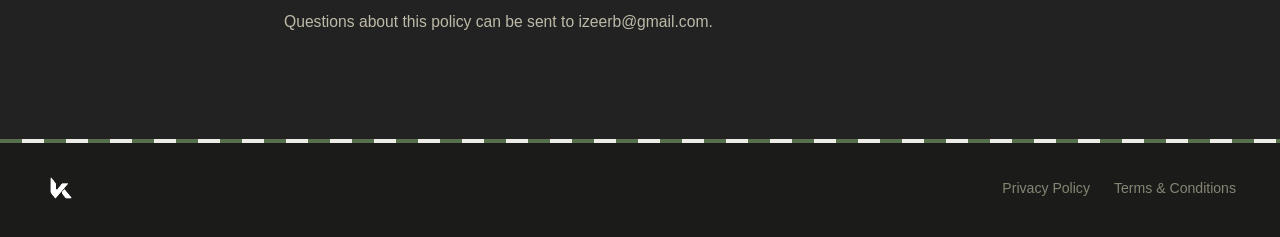
<file: privacy.html>
<!DOCTYPE html>
<html lang="en">
<head>
  <meta charset="UTF-8" />
  <meta name="viewport" content="width=device-width, initial-scale=1.0" />
  <title>Privacy Policy — K</title>
  <link rel="icon" type="image/jpeg" href="Assets/K Logo Black Background.jpg" />
  <link rel="stylesheet" href="style.css" />
</head>
<body>
  <header class="site-header">
    <div class="header-left">
      <a class="logo" href="index.html" aria-label="K home">
        <img src="Assets/K Logo White (Transparent, Generated).png" alt="K logo" />
      </a>
      <nav class="main-nav" aria-label="Primary">
        <ul>
          <li><a href="case-studies.html">Case Studies</a></li>
          <li><a href="pricing.html">Pricing</a></li>
        </ul>
      </nav>
    </div>
    <a class="btn btn-pill" href="index.html#contact">Contact</a>
  </header>

  <main>
    <section class="page-hero">
      <div class="page-hero-inner">
        <h1>Privacy Policy</h1>
        <p>Last updated: September 2026. Applies to this website and any project work carried out through it.</p>
      </div>
    </section>

    <section class="content-section">
      <div class="content-section-inner" style="max-width: 760px;">
        <p class="legal-p"><strong>1. Who this covers</strong><br />
        This policy applies to visitors of this website and to clients engaging K (operated by an individual, referred to here as "I", "me", or "K") for design and development work. This site operates from South Africa and this policy is written to comply with South Africa's Protection of Personal Information Act (POPIA).</p>

        <p class="legal-p"><strong>2. What I collect</strong><br />
        When you use the contact form, I collect the name, email address, and project details you choose to submit. I don't use cookies, analytics trackers, or any third-party advertising scripts on this site beyond what's needed to serve the page itself.</p>

        <p class="legal-p"><strong>3. How I use it</strong><br />
        Information submitted through the contact form is used only to respond to your enquiry and, if you become a client, to deliver the agreed project. I don't sell, rent, or share your information with third parties, and I don't use it for marketing without your separate consent.</p>

        <p class="legal-p"><strong>4. How it's stored</strong><br />
        Enquiries sent through the contact form are delivered directly to my personal email and handled the same way any other personal correspondence is. I keep client information only as long as reasonably needed to complete the project and meet any legal or accounting requirements after that.</p>

        <p class="legal-p"><strong>5. Your rights</strong><br />
        Under POPIA, you have the right to ask what personal information I hold about you, request corrections, or request it be deleted, unless I'm legally required to keep it (for example, for tax records). To do any of this, email izeerb@gmail.com.</p>

        <p class="legal-p"><strong>6. Third parties</strong><br />
        This site is hosted on GitHub Pages and Vercel, and the contact form uses your device's own email client to send messages — no third-party form-processing service holds your data.</p>

        <p class="legal-p"><strong>7. Changes to this policy</strong><br />
        This policy may be updated occasionally to reflect changes to how the site or business works. The date at the top of this page will always show the latest revision.</p>

        <p class="legal-p"><strong>8. Contact</strong><br />
        Questions about this policy can be sent to izeerb@gmail.com.</p>
      </div>
    </section>

    <footer class="site-footer">
      <div class="site-footer-inner">
        <a class="footer-logo" href="index.html" aria-label="K home">
          <img src="Assets/K Logo White (Transparent, Generated).png" alt="K logo" />        </a>
        <div class="footer-links">
          <a href="privacy.html">Privacy Policy</a>
          <a href="terms.html">Terms &amp; Conditions</a>
        </div>
      </div>
    </footer>
  </main>
</body>
</html>
</file>
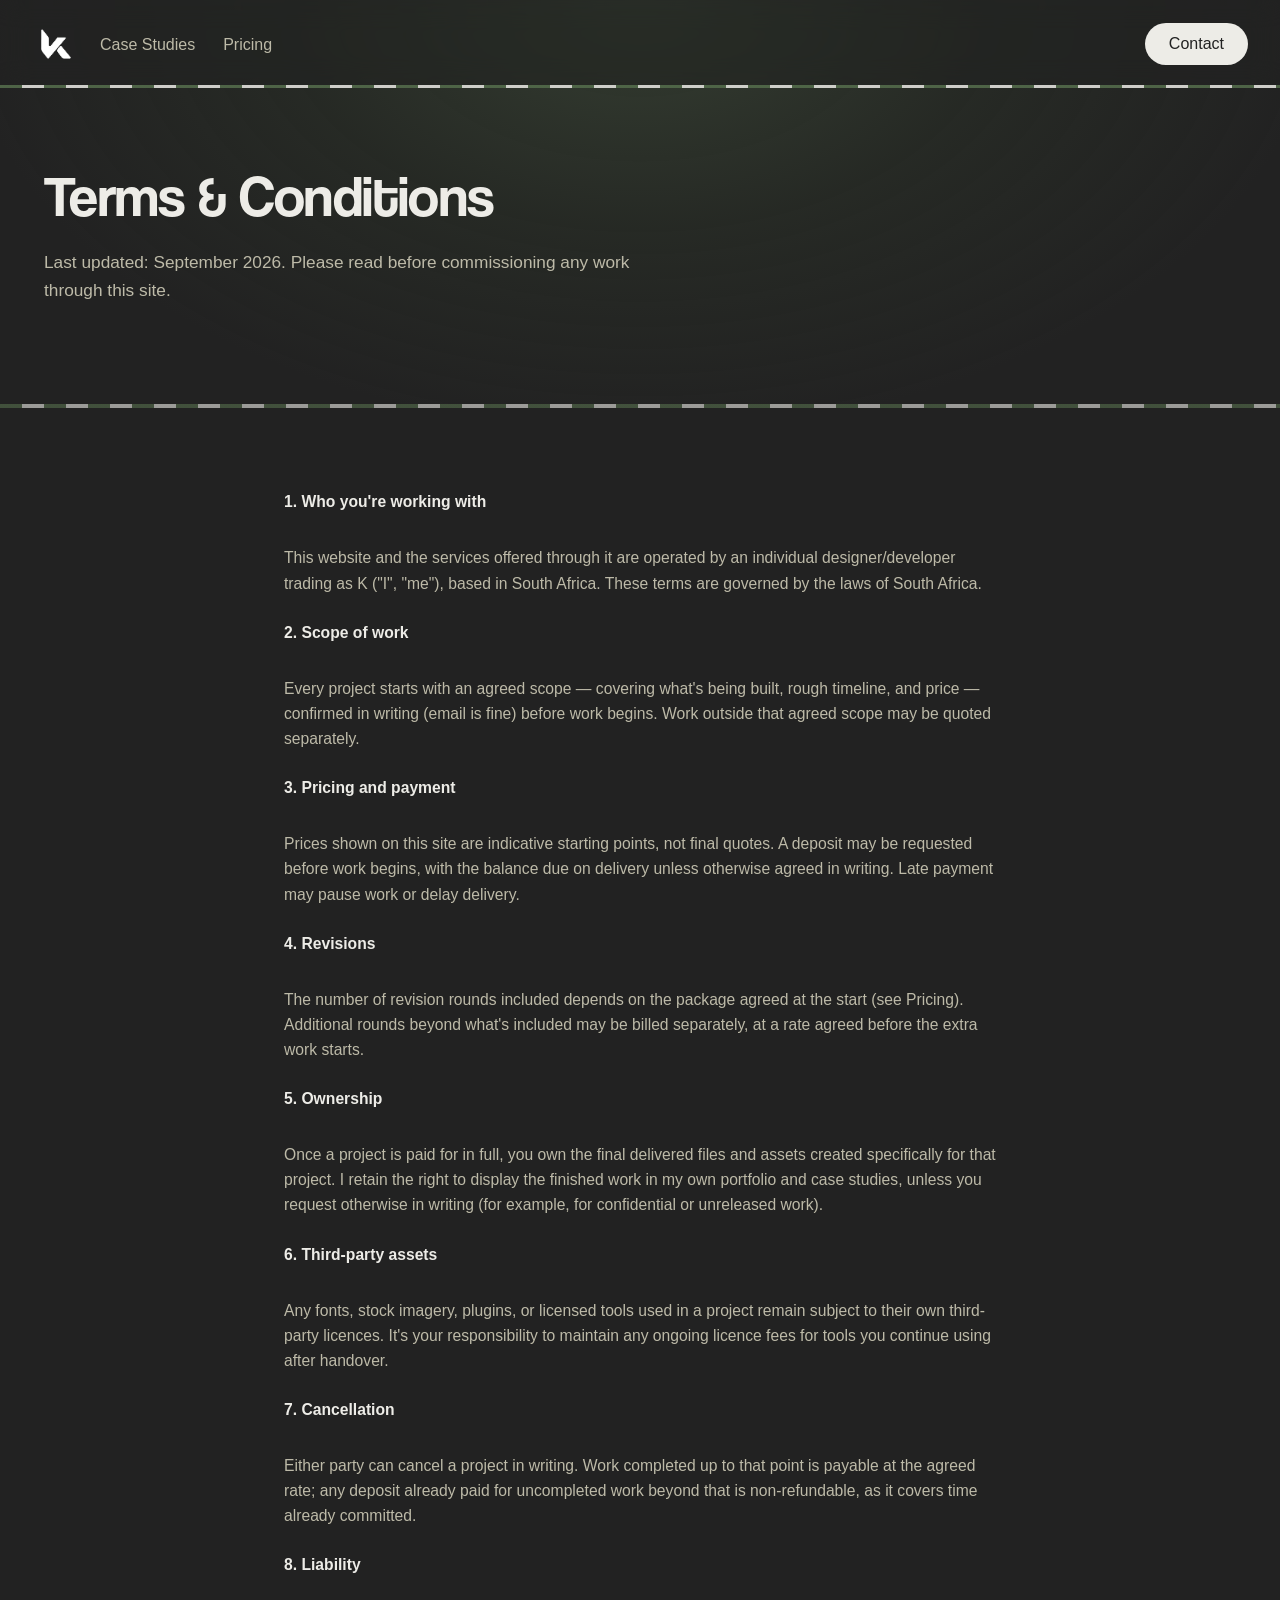
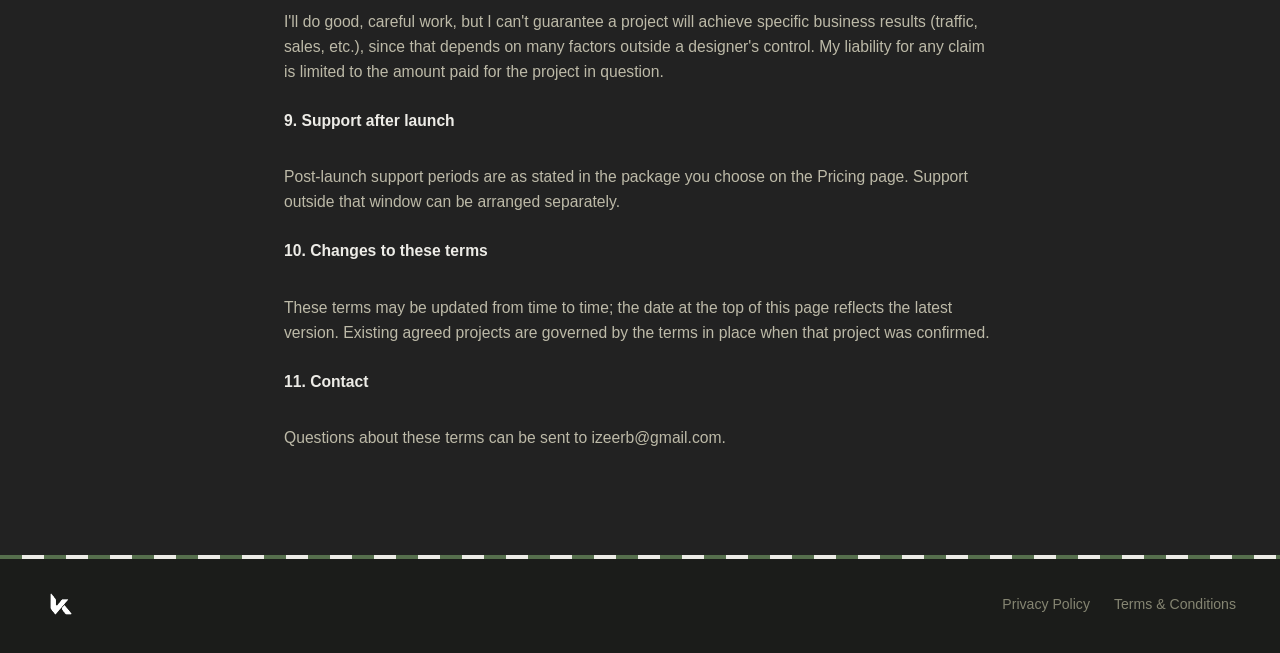
<file: terms.html>
<!DOCTYPE html>
<html lang="en">
<head>
  <meta charset="UTF-8" />
  <meta name="viewport" content="width=device-width, initial-scale=1.0" />
  <title>Terms & Conditions — K</title>
  <link rel="icon" type="image/jpeg" href="Assets/K Logo Black Background.jpg" />
  <link rel="stylesheet" href="style.css" />
</head>
<body>
  <header class="site-header">
    <div class="header-left">
      <a class="logo" href="index.html" aria-label="K home">
        <img src="Assets/K Logo White (Transparent, Generated).png" alt="K logo" />
      </a>
      <nav class="main-nav" aria-label="Primary">
        <ul>
          <li><a href="case-studies.html">Case Studies</a></li>
          <li><a href="pricing.html">Pricing</a></li>
        </ul>
      </nav>
    </div>
    <a class="btn btn-pill" href="index.html#contact">Contact</a>
  </header>

  <main>
    <section class="page-hero">
      <div class="page-hero-inner">
        <h1>Terms &amp; Conditions</h1>
        <p>Last updated: September 2026. Please read before commissioning any work through this site.</p>
      </div>
    </section>

    <section class="content-section">
      <div class="content-section-inner" style="max-width: 760px;">
        <p class="legal-p"><strong>1. Who you're working with</strong><br />
        This website and the services offered through it are operated by an individual designer/developer trading as K ("I", "me"), based in South Africa. These terms are governed by the laws of South Africa.</p>

        <p class="legal-p"><strong>2. Scope of work</strong><br />
        Every project starts with an agreed scope — covering what's being built, rough timeline, and price — confirmed in writing (email is fine) before work begins. Work outside that agreed scope may be quoted separately.</p>

        <p class="legal-p"><strong>3. Pricing and payment</strong><br />
        Prices shown on this site are indicative starting points, not final quotes. A deposit may be requested before work begins, with the balance due on delivery unless otherwise agreed in writing. Late payment may pause work or delay delivery.</p>

        <p class="legal-p"><strong>4. Revisions</strong><br />
        The number of revision rounds included depends on the package agreed at the start (see Pricing). Additional rounds beyond what's included may be billed separately, at a rate agreed before the extra work starts.</p>

        <p class="legal-p"><strong>5. Ownership</strong><br />
        Once a project is paid for in full, you own the final delivered files and assets created specifically for that project. I retain the right to display the finished work in my own portfolio and case studies, unless you request otherwise in writing (for example, for confidential or unreleased work).</p>

        <p class="legal-p"><strong>6. Third-party assets</strong><br />
        Any fonts, stock imagery, plugins, or licensed tools used in a project remain subject to their own third-party licences. It's your responsibility to maintain any ongoing licence fees for tools you continue using after handover.</p>

        <p class="legal-p"><strong>7. Cancellation</strong><br />
        Either party can cancel a project in writing. Work completed up to that point is payable at the agreed rate; any deposit already paid for uncompleted work beyond that is non-refundable, as it covers time already committed.</p>

        <p class="legal-p"><strong>8. Liability</strong><br />
        I'll do good, careful work, but I can't guarantee a project will achieve specific business results (traffic, sales, etc.), since that depends on many factors outside a designer's control. My liability for any claim is limited to the amount paid for the project in question.</p>

        <p class="legal-p"><strong>9. Support after launch</strong><br />
        Post-launch support periods are as stated in the package you choose on the Pricing page. Support outside that window can be arranged separately.</p>

        <p class="legal-p"><strong>10. Changes to these terms</strong><br />
        These terms may be updated from time to time; the date at the top of this page reflects the latest version. Existing agreed projects are governed by the terms in place when that project was confirmed.</p>

        <p class="legal-p"><strong>11. Contact</strong><br />
        Questions about these terms can be sent to izeerb@gmail.com.</p>
      </div>
    </section>

    <footer class="site-footer">
      <div class="site-footer-inner">
        <a class="footer-logo" href="index.html" aria-label="K home">
          <img src="Assets/K Logo White (Transparent, Generated).png" alt="K logo" />        </a>
        <div class="footer-links">
          <a href="privacy.html">Privacy Policy</a>
          <a href="terms.html">Terms &amp; Conditions</a>
        </div>
      </div>
    </footer>
  </main>
</body>
</html>
</file>
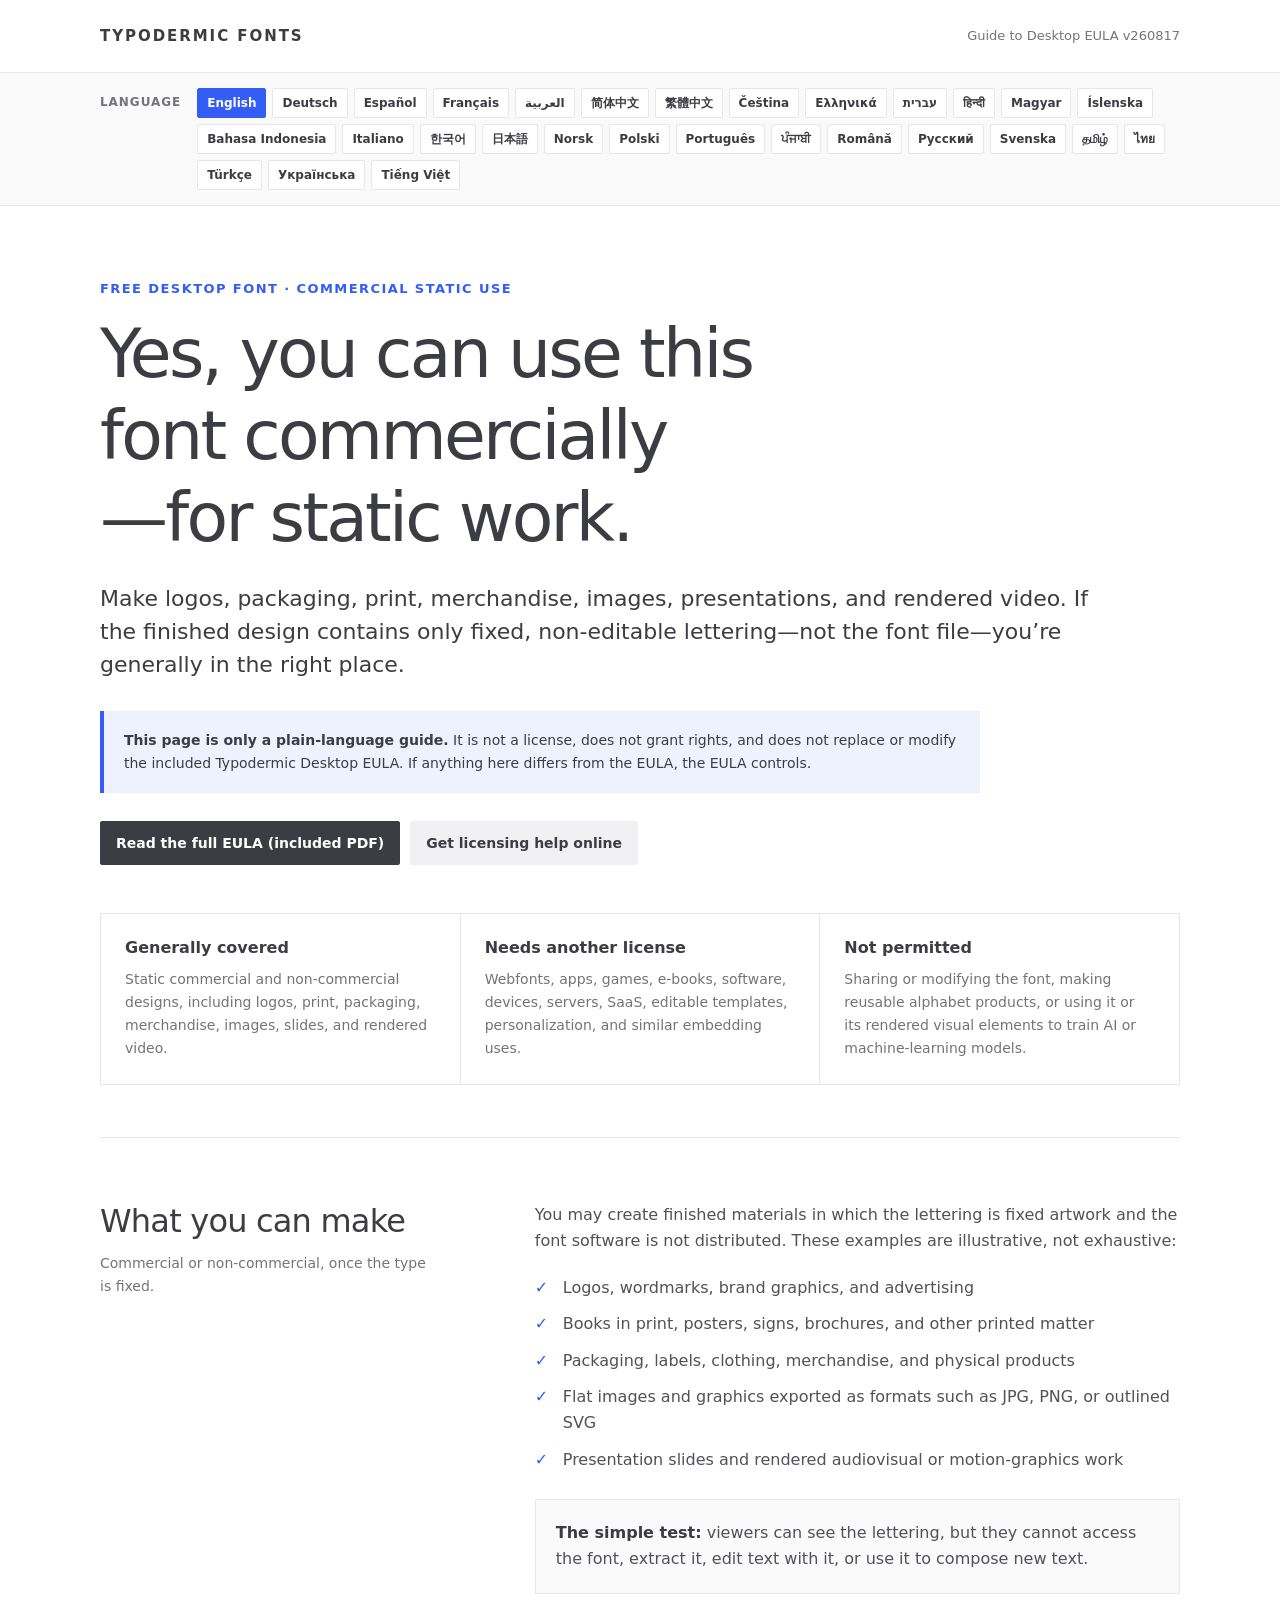
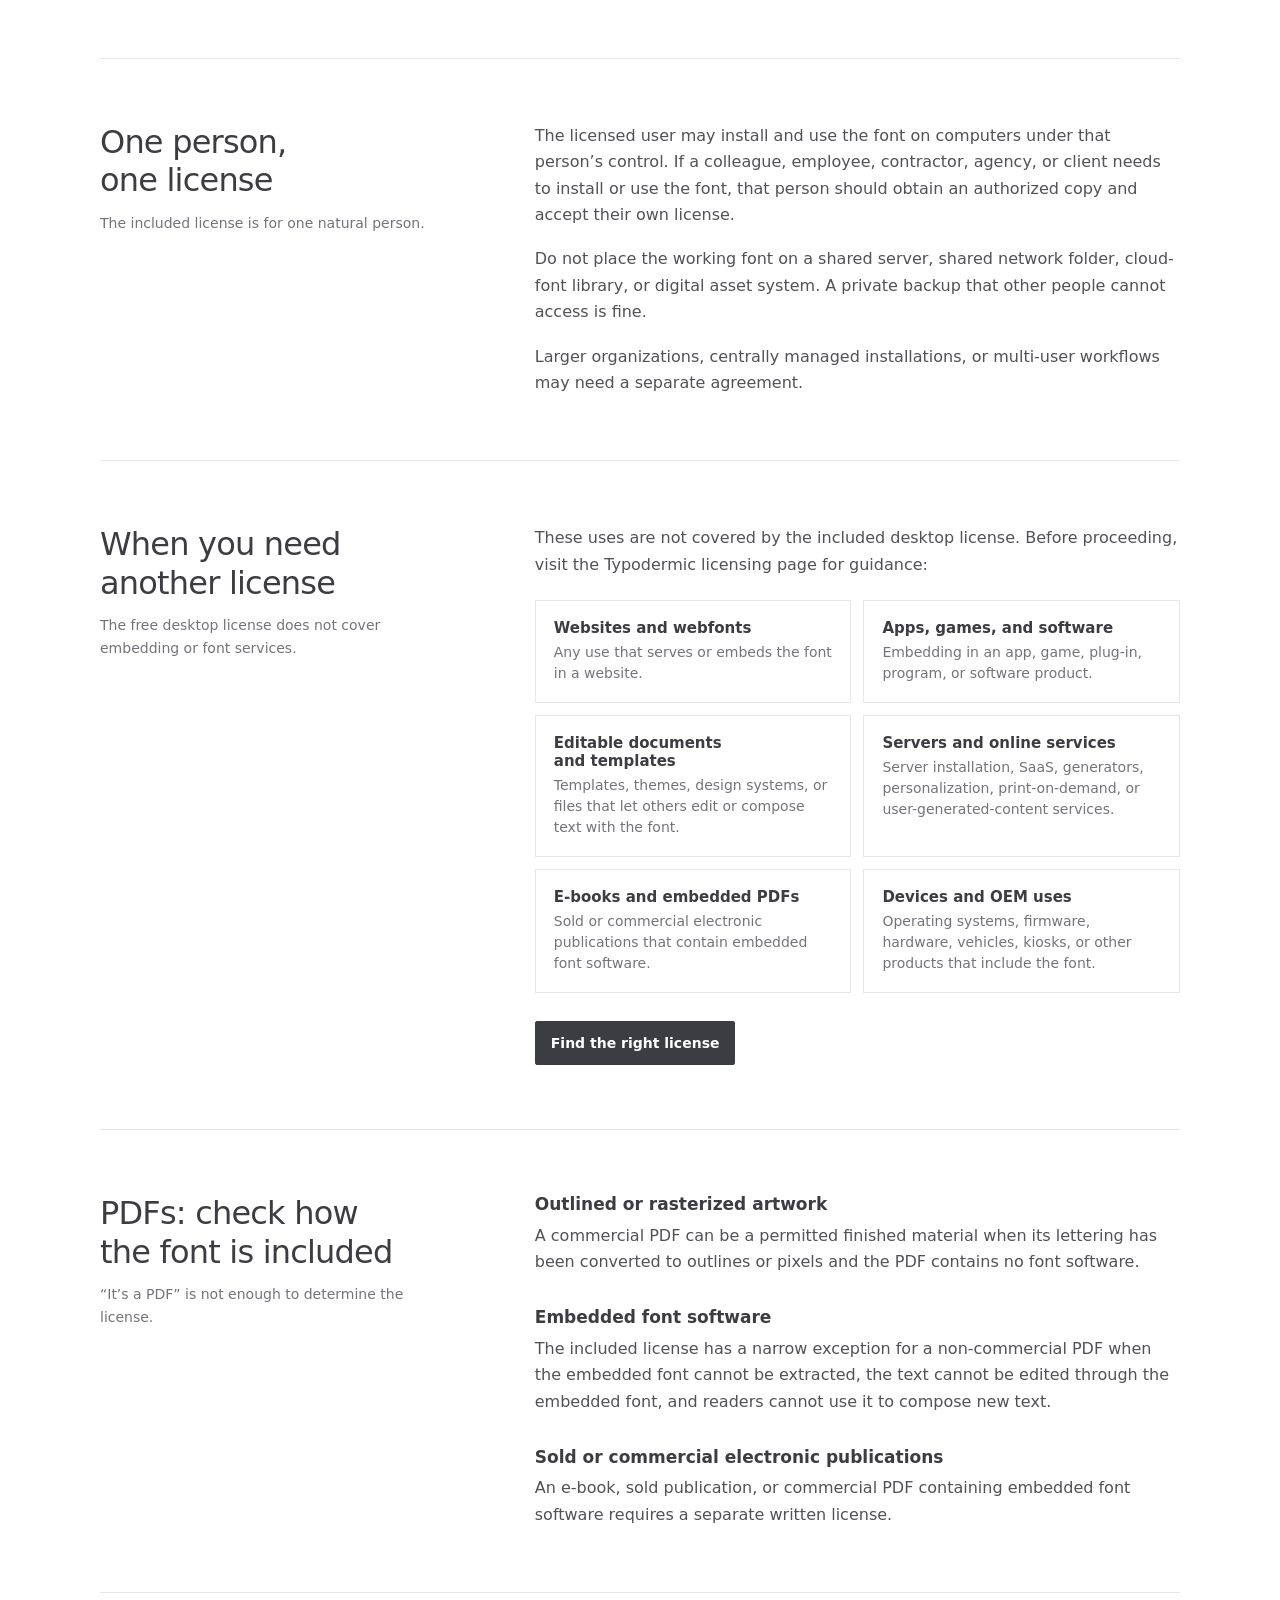
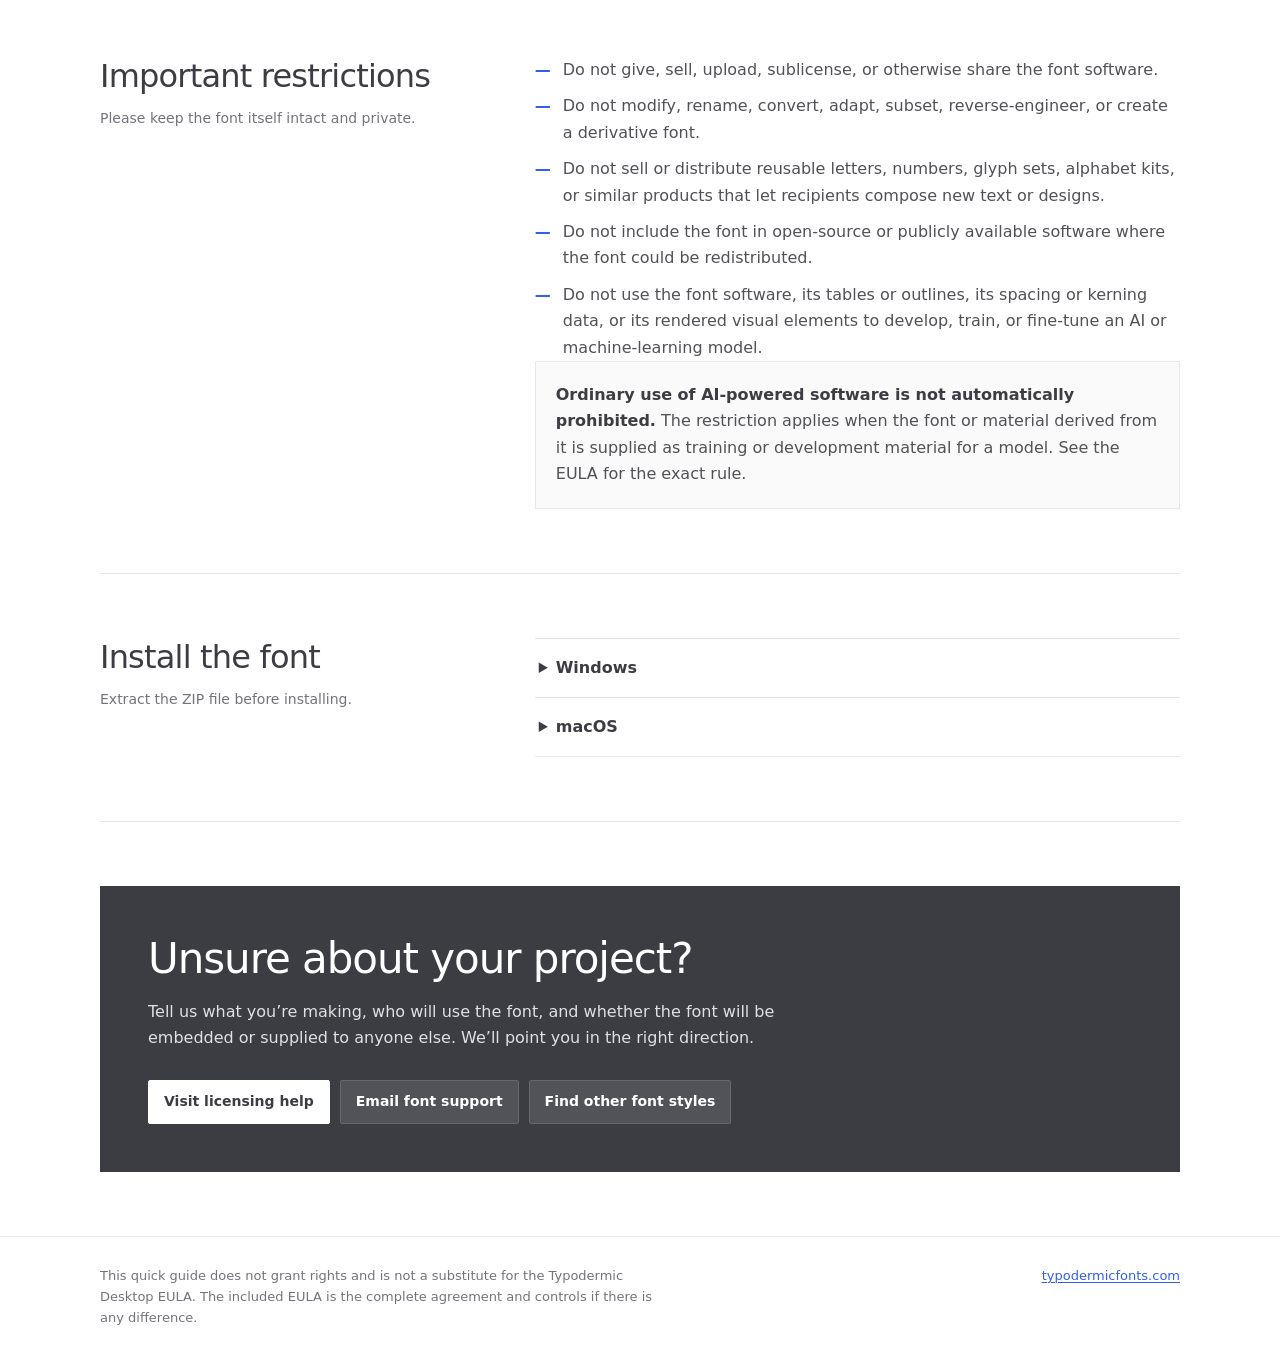
<file: Assets/Font/coolvetica/read-this.html>
<!doctype html>
<html lang="en">
<head>
  <meta charset="utf-8">
  <meta name="viewport" content="width=device-width, initial-scale=1">
  <meta name="theme-color" content="#335df5">
  <title>Typodermic Fonts — Free Desktop Font Quick Guide</title>
  <style>
    :root {
      color-scheme: light;
      --blue: #335df5;
      --charcoal: #3c3c43;
      --text: #515157;
      --muted: #73737b;
      --control: #f1f1f3;
      --line: #e7e7e9;
      --white: #ffffff;
      --soft-blue: #eef2ff;
      --radius: 2px;
      --shell: min(calc(100% - 48px), 1080px);
      --reading: 72ch;
    }

    * {
      box-sizing: border-box;
    }

    html {
      scroll-behavior: smooth;
    }

    body {
      margin: 0;
      background: var(--white);
      color: var(--text);
      font-family: system-ui, -apple-system, BlinkMacSystemFont, "Segoe UI", Helvetica, Arial, sans-serif;
      font-size: 16px;
      line-height: 1.65;
      -webkit-font-smoothing: antialiased;
      text-rendering: optimizeLegibility;
    }

    a {
      color: var(--blue);
      text-decoration-thickness: 1px;
      text-underline-offset: 0.18em;
    }

    a:hover {
      text-decoration-thickness: 2px;
    }

    a:focus-visible,
    summary:focus-visible {
      outline: 2px solid var(--blue);
      outline-offset: 3px;
    }

    .site-header {
      border-bottom: 1px solid var(--line);
    }

    .header-inner,
    .language-inner,
    main,
    .footer-inner {
      width: var(--shell);
      margin-inline: auto;
    }

    .header-inner {
      min-height: 72px;
      display: flex;
      align-items: center;
      justify-content: space-between;
      gap: 24px;
    }

    .wordmark {
      color: var(--charcoal);
      font-size: 15px;
      font-weight: 800;
      letter-spacing: 0.13em;
      line-height: 1;
      text-decoration: none;
      white-space: nowrap;
    }

    .wordmark:hover {
      color: var(--blue);
      text-decoration: none;
    }

    .header-note {
      color: var(--muted);
      font-size: 13px;
      text-align: right;
    }

    .language-bar {
      border-bottom: 1px solid var(--line);
      background: #fafafa;
    }

    .language-inner {
      display: flex;
      align-items: flex-start;
      gap: 16px;
      padding: 15px 0;
    }

    .language-label {
      flex: 0 0 auto;
      margin: 5px 0 0;
      color: var(--muted);
      font-size: 12px;
      font-weight: 750;
      letter-spacing: 0.08em;
      text-transform: uppercase;
    }

    .language-buttons {
      display: flex;
      flex-wrap: wrap;
      gap: 6px;
    }

    .language-button {
      min-height: 30px;
      padding: 5px 9px;
      border: 1px solid var(--line);
      border-radius: var(--radius);
      background: var(--white);
      color: var(--charcoal);
      font: inherit;
      font-size: 12px;
      font-weight: 650;
      line-height: 1.2;
      cursor: pointer;
    }

    .language-button:hover,
    .language-button:focus-visible,
    .language-button[aria-pressed="true"] {
      border-color: var(--blue);
      background: var(--blue);
      color: var(--white);
    }

    .language-button:focus-visible {
      outline: 2px solid var(--blue);
      outline-offset: 2px;
    }

    .sr-only {
      position: absolute;
      width: 1px;
      height: 1px;
      padding: 0;
      margin: -1px;
      overflow: hidden;
      clip: rect(0, 0, 0, 0);
      white-space: nowrap;
      border: 0;
    }

    .hero {
      padding: 72px 0 52px;
      border-bottom: 1px solid var(--line);
    }

    .eyebrow {
      margin: 0 0 14px;
      color: var(--blue);
      font-size: 13px;
      font-weight: 750;
      letter-spacing: 0.11em;
      text-transform: uppercase;
    }

    h1,
    h2,
    h3 {
      color: var(--charcoal);
      line-height: 1.2;
      text-wrap: balance;
    }

    h1 {
      max-width: 820px;
      margin: 0;
      font-size: clamp(36px, 5.8vw, 68px);
      font-weight: 450;
      letter-spacing: -0.04em;
    }

    .intro {
      max-width: var(--reading);
      margin: 24px 0 0;
      color: var(--charcoal);
      font-size: clamp(18px, 2.2vw, 22px);
      line-height: 1.5;
    }

    .legal-notice {
      max-width: 880px;
      margin-top: 30px;
      padding: 18px 20px;
      background: var(--soft-blue);
      border-inline-start: 4px solid var(--blue);
      color: var(--charcoal);
      font-size: 14px;
    }

    .legal-notice strong {
      font-weight: 750;
    }

    .actions {
      display: flex;
      flex-wrap: wrap;
      gap: 10px;
      margin-top: 28px;
    }

    .button {
      display: inline-flex;
      min-height: 44px;
      align-items: center;
      justify-content: center;
      padding: 10px 15px;
      border: 1px solid var(--charcoal);
      border-radius: var(--radius);
      background: var(--charcoal);
      color: var(--white);
      font-size: 14px;
      font-weight: 700;
      line-height: 1.2;
      text-align: center;
      text-decoration: none;
    }

    .button.secondary {
      border-color: var(--control);
      background: var(--control);
      color: var(--charcoal);
    }

    .button:hover,
    .button:focus-visible {
      border-color: var(--blue);
      background: var(--blue);
      color: var(--white);
      text-decoration: none;
    }

    .summary-grid {
      display: grid;
      grid-template-columns: repeat(3, minmax(0, 1fr));
      gap: 1px;
      margin-top: 48px;
      background: var(--line);
      border: 1px solid var(--line);
    }

    .summary-card {
      min-width: 0;
      padding: 24px;
      background: var(--white);
    }

    .summary-card h2 {
      margin: 0 0 10px;
      font-size: 16px;
      font-weight: 750;
    }

    .summary-card p {
      margin: 0;
      color: var(--muted);
      font-size: 14px;
    }

    .section {
      display: grid;
      grid-template-columns: minmax(180px, 0.34fr) minmax(0, 0.66fr);
      gap: clamp(36px, 8vw, 110px);
      padding: 64px 0;
      border-bottom: 1px solid var(--line);
    }

    .section-heading h2 {
      margin: 0;
      font-size: clamp(23px, 3vw, 32px);
      font-weight: 500;
      letter-spacing: -0.025em;
    }

    .section-heading p {
      margin: 12px 0 0;
      color: var(--muted);
      font-size: 14px;
    }

    .section-body > :first-child {
      margin-top: 0;
    }

    .section-body > :last-child {
      margin-bottom: 0;
    }

    .section-body h3 {
      margin: 32px 0 8px;
      font-size: 17px;
      font-weight: 750;
    }

    .section-body p {
      max-width: var(--reading);
      margin: 0 0 18px;
    }

    .plain-list,
    .cross-list {
      display: grid;
      gap: 10px;
      max-width: var(--reading);
      margin: 20px 0 0;
      padding: 0;
      list-style: none;
    }

    .plain-list li,
    .cross-list li {
      position: relative;
      padding-inline-start: 28px;
    }

    .plain-list li::before,
    .cross-list li::before {
      position: absolute;
      inset-inline-start: 0;
      color: var(--blue);
      font-weight: 800;
    }

    .plain-list li::before {
      content: "✓";
    }

    .cross-list li::before {
      content: "—";
    }

    .callout {
      max-width: var(--reading);
      margin: 26px 0;
      padding: 20px;
      border: 1px solid var(--line);
      background: #fafafa;
    }

    .callout strong {
      color: var(--charcoal);
    }

    .license-grid {
      display: grid;
      grid-template-columns: repeat(2, minmax(0, 1fr));
      gap: 12px;
      margin-top: 22px;
    }

    .license-item {
      padding: 18px;
      border: 1px solid var(--line);
    }

    .license-item h3 {
      margin: 0 0 5px;
      font-size: 15px;
    }

    .license-item p {
      margin: 0;
      color: var(--muted);
      font-size: 14px;
      line-height: 1.5;
    }

    details {
      max-width: var(--reading);
      border-top: 1px solid var(--line);
    }

    details:last-of-type {
      border-bottom: 1px solid var(--line);
    }

    summary {
      padding: 16px 4px;
      color: var(--charcoal);
      cursor: pointer;
      font-weight: 700;
    }

    details p {
      margin: 0;
      padding: 0 4px 18px;
      font-size: 14px;
    }

    .help-panel {
      margin: 64px 0;
      padding: clamp(26px, 5vw, 48px);
      background: var(--charcoal);
      color: var(--white);
    }

    .help-panel h2 {
      margin: 0;
      color: var(--white);
      font-size: clamp(27px, 4vw, 42px);
      font-weight: 450;
      letter-spacing: -0.025em;
    }

    .help-panel p {
      max-width: 62ch;
      margin: 14px 0 0;
      color: #e0e0e3;
    }

    .help-panel .button {
      border-color: var(--white);
      background: var(--white);
      color: var(--charcoal);
    }

    .help-panel .button.secondary {
      border-color: #67676e;
      background: #525259;
      color: var(--white);
    }

    .help-panel .button:hover,
    .help-panel .button:focus-visible {
      border-color: var(--blue);
      background: var(--blue);
      color: var(--white);
    }

    .site-footer {
      border-top: 1px solid var(--line);
    }

    .footer-inner {
      display: flex;
      justify-content: space-between;
      gap: 32px;
      padding: 28px 0 40px;
      color: var(--muted);
      font-size: 13px;
    }

    .footer-inner p {
      max-width: 70ch;
      margin: 0;
    }

    .footer-inner a {
      white-space: nowrap;
    }

    @media (max-width: 760px) {
      :root {
        --shell: min(calc(100% - 32px), 1080px);
      }

      .header-inner {
        min-height: 64px;
      }

      .header-note {
        display: none;
      }

      .language-inner {
        flex-direction: column;
        gap: 9px;
      }

      .language-label {
        margin-top: 0;
      }

      .hero {
        padding: 48px 0 36px;
      }

      .summary-grid,
      .section,
      .license-grid {
        grid-template-columns: 1fr;
      }

      .section {
        gap: 24px;
        padding: 46px 0;
      }

      .summary-card {
        padding: 20px;
      }

      .footer-inner {
        flex-direction: column;
        gap: 14px;
      }
    }

    @media (prefers-reduced-motion: reduce) {
      html {
        scroll-behavior: auto;
      }
    }

    @media print {
      :root {
        --shell: 100%;
      }

      body {
        color: #000;
        font-size: 11pt;
      }

      .site-header,
      .actions,
      .help-panel,
      .footer-link {
        display: none;
      }

      .hero,
      .section {
        padding: 24px 0;
      }

      .summary-grid,
      .license-grid {
        break-inside: avoid;
      }

      a {
        color: inherit;
      }
    }
  </style>
</head>
<body>
  <header class="site-header">
    <div class="header-inner">
      <a class="wordmark" href="https://typodermicfonts.com/">TYPODERMIC FONTS</a>
      <div class="header-note" data-i18n="headerNote">Guide to Desktop EULA v260817</div>
    </div>
  </header>

  <nav class="language-bar" aria-label="Choose a language" dir="ltr">
    <div class="language-inner">
      <p class="language-label" data-i18n="languageLabel">Language</p>
      <div class="language-buttons">
        <button class="language-button" type="button" data-lang="en" aria-pressed="true">English</button>
        <button class="language-button" type="button" data-lang="de" aria-pressed="false">Deutsch</button>
        <button class="language-button" type="button" data-lang="es" aria-pressed="false">Español</button>
        <button class="language-button" type="button" data-lang="fr" aria-pressed="false">Français</button>
        <button class="language-button" type="button" data-lang="ar" aria-pressed="false">العربية</button>
        <button class="language-button" type="button" data-lang="zh-Hans" aria-pressed="false">简体中文</button>
        <button class="language-button" type="button" data-lang="zh-Hant" aria-pressed="false">繁體中文</button>
        <button class="language-button" type="button" data-lang="cs" aria-pressed="false">Čeština</button>
        <button class="language-button" type="button" data-lang="el" aria-pressed="false">Ελληνικά</button>
        <button class="language-button" type="button" data-lang="he" aria-pressed="false">עברית</button>
        <button class="language-button" type="button" data-lang="hi" aria-pressed="false">हिन्दी</button>
        <button class="language-button" type="button" data-lang="hu" aria-pressed="false">Magyar</button>
        <button class="language-button" type="button" data-lang="is" aria-pressed="false">Íslenska</button>
        <button class="language-button" type="button" data-lang="id" aria-pressed="false">Bahasa Indonesia</button>
        <button class="language-button" type="button" data-lang="it" aria-pressed="false">Italiano</button>
        <button class="language-button" type="button" data-lang="ko" aria-pressed="false">한국어</button>
        <button class="language-button" type="button" data-lang="ja" aria-pressed="false">日本語</button>
        <button class="language-button" type="button" data-lang="no" aria-pressed="false">Norsk</button>
        <button class="language-button" type="button" data-lang="pl" aria-pressed="false">Polski</button>
        <button class="language-button" type="button" data-lang="pt" aria-pressed="false">Português</button>
        <button class="language-button" type="button" data-lang="pa" aria-pressed="false">ਪੰਜਾਬੀ</button>
        <button class="language-button" type="button" data-lang="ro" aria-pressed="false">Română</button>
        <button class="language-button" type="button" data-lang="ru" aria-pressed="false">Русский</button>
        <button class="language-button" type="button" data-lang="sv" aria-pressed="false">Svenska</button>
        <button class="language-button" type="button" data-lang="ta" aria-pressed="false">தமிழ்</button>
        <button class="language-button" type="button" data-lang="th" aria-pressed="false">ไทย</button>
        <button class="language-button" type="button" data-lang="tr" aria-pressed="false">Türkçe</button>
        <button class="language-button" type="button" data-lang="uk" aria-pressed="false">Українська</button>
        <button class="language-button" type="button" data-lang="vi" aria-pressed="false">Tiếng Việt</button>
      </div>
      <span class="sr-only" id="language-status" aria-live="polite"></span>
    </div>
  </nav>

  <noscript><p class="legal-notice">Language switching requires JavaScript. The English guide remains available below.</p></noscript>

  <main id="guide-content">
    <section class="hero" aria-labelledby="page-title">
      <p class="eyebrow" data-i18n="eyebrow">Free desktop font · commercial static use</p>
      <h1 id="page-title" data-i18n="pageHeading">Yes, you can use this font commercially—for static work.</h1>
      <p class="intro" data-i18n="intro">Make logos, packaging, print, merchandise, images, presentations, and rendered video. If the finished design contains only fixed, non-editable lettering—not the font file—you’re generally in the right place.</p>

      <div class="legal-notice" role="note">
        <strong data-i18n="noticeLead">This page is only a plain-language guide.</strong> <span data-i18n="noticeText">It is not a license, does not grant rights, and does not replace or modify the included Typodermic Desktop EULA. If anything here differs from the EULA, the EULA controls.</span>
      </div>

      <div class="actions">
        <a class="button" href="Typodermic Desktop EULA 2026.pdf" data-i18n="eulaButton">Read the full EULA (included PDF)</a>
        <a class="button secondary" href="https://typodermicfonts.com/license/" data-i18n="helpOnlineButton">Get licensing help online</a>
      </div>

      <div class="summary-grid">
        <article class="summary-card">
          <h2 data-i18n="coveredTitle">Generally covered</h2>
          <p data-i18n="coveredText">Static commercial and non-commercial designs, including logos, print, packaging, merchandise, images, slides, and rendered video.</p>
        </article>
        <article class="summary-card">
          <h2 data-i18n="anotherTitle">Needs another license</h2>
          <p data-i18n="anotherText">Webfonts, apps, games, e-books, software, devices, servers, SaaS, editable templates, personalization, and similar embedding uses.</p>
        </article>
        <article class="summary-card">
          <h2 data-i18n="notPermittedTitle">Not permitted</h2>
          <p data-i18n="notPermittedText">Sharing or modifying the font, making reusable alphabet products, or using it or its rendered visual elements to train AI or machine-learning models.</p>
        </article>
      </div>
    </section>

    <section class="section" aria-labelledby="make-heading">
      <div class="section-heading">
        <h2 id="make-heading" data-i18n="makeHeading">What you can make</h2>
        <p data-i18n="makeSubheading">Commercial or non-commercial, once the type is fixed.</p>
      </div>
      <div class="section-body" data-i18n-html="makeBody">
        <p>You may create finished materials in which the lettering is fixed artwork and the font software is not distributed. These examples are illustrative, not exhaustive:</p>
        <ul class="plain-list">
          <li>Logos, wordmarks, brand graphics, and advertising</li>
          <li>Books in print, posters, signs, brochures, and other printed matter</li>
          <li>Packaging, labels, clothing, merchandise, and physical products</li>
          <li>Flat images and graphics exported as formats such as JPG, PNG, or outlined SVG</li>
          <li>Presentation slides and rendered audiovisual or motion-graphics work</li>
        </ul>
        <div class="callout">
          <strong>The simple test:</strong> viewers can see the lettering, but they cannot access the font, extract it, edit text with it, or use it to compose new text.
        </div>
      </div>
    </section>

    <section class="section" aria-labelledby="user-heading">
      <div class="section-heading">
        <h2 id="user-heading" data-i18n="userHeading">One person, one license</h2>
        <p data-i18n="userSubheading">The included license is for one natural person.</p>
      </div>
      <div class="section-body" data-i18n-html="userBody">
        <p>The licensed user may install and use the font on computers under that person’s control. If a colleague, employee, contractor, agency, or client needs to install or use the font, that person should obtain an authorized copy and accept their own license.</p>
        <p>Do not place the working font on a shared server, shared network folder, cloud-font library, or digital asset system. A private backup that other people cannot access is fine.</p>
        <p>Larger organizations, centrally managed installations, or multi-user workflows may need a separate agreement.</p>
      </div>
    </section>

    <section class="section" aria-labelledby="different-heading">
      <div class="section-heading">
        <h2 id="different-heading" data-i18n="differentHeading">When you need another license</h2>
        <p data-i18n="differentSubheading">The free desktop license does not cover embedding or font services.</p>
      </div>
      <div class="section-body" data-i18n-html="differentBody">
        <p>These uses are not covered by the included desktop license. Before proceeding, visit the Typodermic licensing page for guidance:</p>
        <div class="license-grid">
          <article class="license-item">
            <h3>Websites and webfonts</h3>
            <p>Any use that serves or embeds the font in a website.</p>
          </article>
          <article class="license-item">
            <h3>Apps, games, and software</h3>
            <p>Embedding in an app, game, plug-in, program, or software product.</p>
          </article>
          <article class="license-item">
            <h3>Editable documents and templates</h3>
            <p>Templates, themes, design systems, or files that let others edit or compose text with the font.</p>
          </article>
          <article class="license-item">
            <h3>Servers and online services</h3>
            <p>Server installation, SaaS, generators, personalization, print-on-demand, or user-generated-content services.</p>
          </article>
          <article class="license-item">
            <h3>E-books and embedded PDFs</h3>
            <p>Sold or commercial electronic publications that contain embedded font software.</p>
          </article>
          <article class="license-item">
            <h3>Devices and OEM uses</h3>
            <p>Operating systems, firmware, hardware, vehicles, kiosks, or other products that include the font.</p>
          </article>
        </div>
        <div class="actions">
          <a class="button" href="https://typodermicfonts.com/license/">Find the right license</a>
        </div>
      </div>
    </section>

    <section class="section" aria-labelledby="pdf-heading">
      <div class="section-heading">
        <h2 id="pdf-heading" data-i18n="pdfHeading">PDFs: check how the font is included</h2>
        <p data-i18n="pdfSubheading">“It’s a PDF” is not enough to determine the license.</p>
      </div>
      <div class="section-body" data-i18n-html="pdfBody">
        <h3>Outlined or rasterized artwork</h3>
        <p>A commercial PDF can be a permitted finished material when its lettering has been converted to outlines or pixels and the PDF contains no font software.</p>

        <h3>Embedded font software</h3>
        <p>The included license has a narrow exception for a non-commercial PDF when the embedded font cannot be extracted, the text cannot be edited through the embedded font, and readers cannot use it to compose new text.</p>

        <h3>Sold or commercial electronic publications</h3>
        <p>An e-book, sold publication, or commercial PDF containing embedded font software requires a separate written license.</p>
      </div>
    </section>

    <section class="section" aria-labelledby="limits-heading">
      <div class="section-heading">
        <h2 id="limits-heading" data-i18n="limitsHeading">Important restrictions</h2>
        <p data-i18n="limitsSubheading">Please keep the font itself intact and private.</p>
      </div>
      <div class="section-body" data-i18n-html="limitsBody">
        <ul class="cross-list">
          <li>Do not give, sell, upload, sublicense, or otherwise share the font software.</li>
          <li>Do not modify, rename, convert, adapt, subset, reverse-engineer, or create a derivative font.</li>
          <li>Do not sell or distribute reusable letters, numbers, glyph sets, alphabet kits, or similar products that let recipients compose new text or designs.</li>
          <li>Do not include the font in open-source or publicly available software where the font could be redistributed.</li>
          <li>Do not use the font software, its tables or outlines, its spacing or kerning data, or its rendered visual elements to develop, train, or fine-tune an AI or machine-learning model.</li>
        </ul>
        <p class="callout"><strong>Ordinary use of AI-powered software is not automatically prohibited.</strong> The restriction applies when the font or material derived from it is supplied as training or development material for a model. See the EULA for the exact rule.</p>
      </div>
    </section>

    <section class="section" aria-labelledby="install-heading">
      <div class="section-heading">
        <h2 id="install-heading" data-i18n="installHeading">Install the font</h2>
        <p data-i18n="installSubheading">Extract the ZIP file before installing.</p>
      </div>
      <div class="section-body" data-i18n-html="installBody">
        <details>
          <summary>Windows</summary>
          <p>Extract the ZIP file, select the font files, right-click, and choose <strong>Install</strong>. Depending on your version of Windows, you can also open a font file and select <strong>Install</strong>.</p>
        </details>
        <details>
          <summary>macOS</summary>
          <p>Extract the ZIP file, double-click a font file, and choose <strong>Install Font</strong> in Font Book.</p>
        </details>
      </div>
    </section>

    <section class="help-panel" aria-labelledby="help-heading">
      <h2 id="help-heading" data-i18n="helpHeading">Unsure about your project?</h2>
      <p data-i18n="helpText">Tell us what you’re making, who will use the font, and whether the font will be embedded or supplied to anyone else. We’ll point you in the right direction.</p>
      <div class="actions">
        <a class="button" href="https://typodermicfonts.com/license/" data-i18n="helpVisit">Visit licensing help</a>
        <a class="button secondary" href="mailto:fontsupport@typodermicfonts.com" data-i18n="helpEmail">Email font support</a>
        <a class="button secondary" href="https://typodermicfonts.com/search/" data-i18n="helpStyles">Find other font styles</a>
      </div>
    </section>
  </main>

  <footer class="site-footer">
    <div class="footer-inner">
      <p data-i18n="footerText">This quick guide does not grant rights and is not a substitute for the Typodermic Desktop EULA. The included EULA is the complete agreement and controls if there is any difference.</p>
      <a class="footer-link" href="https://typodermicfonts.com/">typodermicfonts.com</a>
    </div>
  </footer>
  <script>
    (() => {
      "use strict";

      const escapeHtml = (value) => String(value).replace(/[&<>"']/g, (character) => ({
        "&": "&amp;",
        "<": "&lt;",
        ">": "&gt;",
        "\"": "&quot;",
        "'": "&#039;"
      })[character]);

      function makeBody(introduction, items, calloutLead, calloutText) {
        return `<p>${escapeHtml(introduction)}</p><ul class="plain-list">${items.map((item) => `<li>${escapeHtml(item)}</li>`).join("")}</ul><div class="callout"><strong>${escapeHtml(calloutLead)}</strong> ${escapeHtml(calloutText)}</div>`;
      }

      function userBody(paragraphs) {
        return paragraphs.map((paragraph) => `<p>${escapeHtml(paragraph)}</p>`).join("");
      }

      function differentBody(introduction, items, buttonText) {
        return `<p>${escapeHtml(introduction)}</p><div class="license-grid">${items.map(([heading, text]) => `<article class="license-item"><h3>${escapeHtml(heading)}</h3><p>${escapeHtml(text)}</p></article>`).join("")}</div><div class="actions"><a class="button" href="https://typodermicfonts.com/license/">${escapeHtml(buttonText)}</a></div>`;
      }

      function pdfBody(items) {
        return items.map(([heading, text]) => `<h3>${escapeHtml(heading)}</h3><p>${escapeHtml(text)}</p>`).join("");
      }

      function limitsBody(items, calloutLead, calloutText) {
        return `<ul class="cross-list">${items.map((item) => `<li>${escapeHtml(item)}</li>`).join("")}</ul><p class="callout"><strong>${escapeHtml(calloutLead)}</strong> ${escapeHtml(calloutText)}</p>`;
      }

      function installBody(windowsLabel, windowsText, macLabel, macText) {
        return `<details><summary>${escapeHtml(windowsLabel)}</summary><p>${escapeHtml(windowsText)}</p></details><details><summary>${escapeHtml(macLabel)}</summary><p>${escapeHtml(macText)}</p></details>`;
      }

      const translations = {
        de: {
          pageTitle: "Typodermic Fonts — Kurzübersicht zur kostenlosen Desktop-Schrift",
          headerNote: "Leitfaden zur Desktop-EULA v260817",
          languageLabel: "Sprache",
          eyebrow: "Kostenlose Desktop-Schrift · kommerzielle statische Nutzung",
          pageHeading: "Ja, Sie dürfen diese Schrift kommerziell verwenden — für statische Arbeiten.",
          intro: "Erstellen Sie Logos, Verpackungen, Drucksachen, Merchandising-Artikel, Bilder, Präsentationen und gerenderte Videos. Wenn der fertige Entwurf nur feste, nicht bearbeitbare Schriftzüge enthält — und nicht die Schriftdatei — liegen Sie im Allgemeinen richtig.",
          noticeLead: "Diese Seite ist nur ein Leitfaden in verständlicher Sprache.",
          noticeText: "Sie ist keine Lizenz, gewährt keine Rechte und ersetzt oder ändert die beigefügte Typodermic Desktop-EULA nicht. Bei Abweichungen gilt die EULA.",
          eulaButton: "Vollständige EULA lesen (beigefügte PDF)",
          helpOnlineButton: "Online-Hilfe zur Lizenzierung",
          coveredTitle: "Im Allgemeinen abgedeckt",
          coveredText: "Statische kommerzielle und nicht kommerzielle Entwürfe, darunter Logos, Drucksachen, Verpackungen, Waren, Bilder, Folien und gerenderte Videos.",
          anotherTitle: "Andere Lizenz erforderlich",
          anotherText: "Webfonts, Apps, Spiele, E-Books, Software, Geräte, Server, SaaS, bearbeitbare Vorlagen, Personalisierung und ähnliche Einbettungen.",
          notPermittedTitle: "Nicht gestattet",
          notPermittedText: "Die Schrift weiterzugeben oder zu verändern, wiederverwendbare Alphabetprodukte herzustellen oder sie beziehungsweise daraus gerenderte visuelle Elemente zum Trainieren von KI- oder Machine-Learning-Modellen zu verwenden.",
          makeHeading: "Was Sie erstellen dürfen",
          makeSubheading: "Kommerziell oder nicht kommerziell, sobald die Schrift fest eingebunden ist.",
          makeBody: makeBody("Sie dürfen fertige Materialien erstellen, in denen die Schrift als festes Artwork vorliegt und die Schriftsoftware nicht verbreitet wird. Die folgenden Beispiele sind nicht abschließend:", ["Logos, Wortmarken, Markengrafiken und Werbung", "Gedruckte Bücher, Poster, Schilder, Broschüren und andere Drucksachen", "Verpackungen, Etiketten, Kleidung, Merchandising-Artikel und physische Produkte", "Flache Bilder und Grafiken, exportiert etwa als JPG, PNG oder in Pfade umgewandelte SVG", "Präsentationsfolien und gerenderte audiovisuelle oder Motion-Graphics-Arbeiten"], "Der einfache Test:", "Betrachter können die Schrift sehen, aber weder auf die Schrift zugreifen oder sie extrahieren noch Text damit bearbeiten oder neu setzen."),
          userHeading: "Eine Person, eine Lizenz",
          userSubheading: "Die beigefügte Lizenz gilt für eine natürliche Person.",
          userBody: userBody(["Der lizenzierte Benutzer darf die Schrift auf Computern installieren und verwenden, die seiner Kontrolle unterliegen. Muss ein Kollege, Mitarbeiter, Auftragnehmer, eine Agentur oder ein Kunde die Schrift installieren oder verwenden, sollte diese Person eine autorisierte Kopie beziehen und eine eigene Lizenz annehmen.", "Legen Sie die verwendbare Schrift nicht auf einem gemeinsam genutzten Server, in einem Netzwerkordner, einer Cloud-Schriftbibliothek oder einem Digital-Asset-System ab. Eine private Sicherungskopie, auf die andere Personen nicht zugreifen können, ist zulässig.", "Größere Unternehmen, zentral verwaltete Installationen oder Arbeitsabläufe mit mehreren Benutzern können eine gesonderte Vereinbarung erfordern."]),
          differentHeading: "Wann Sie eine andere Lizenz benötigen",
          differentSubheading: "Die kostenlose Desktop-Lizenz deckt Einbettungen und Schriftdienste nicht ab.",
          differentBody: differentBody("Diese Nutzungen sind von der beigefügten Desktop-Lizenz nicht abgedeckt. Besuchen Sie vorab die Typodermic-Lizenzierungsseite:", [["Websites und Webfonts", "Jede Nutzung, bei der die Schrift über eine Website bereitgestellt oder darin eingebettet wird."], ["Apps, Spiele und Software", "Einbettung in eine App, ein Spiel, Plug-in, Programm oder Softwareprodukt."], ["Bearbeitbare Dokumente und Vorlagen", "Vorlagen, Designs, Gestaltungssysteme oder Dateien, mit denen andere Text in der Schrift bearbeiten oder setzen können."], ["Server und Onlinedienste", "Serverinstallation, SaaS, Generatoren, Personalisierung, Print-on-Demand oder Dienste für nutzergenerierte Inhalte."], ["E-Books und eingebettete PDFs", "Verkaufte oder kommerzielle elektronische Publikationen, die eingebettete Schriftsoftware enthalten."], ["Geräte und OEM-Nutzungen", "Betriebssysteme, Firmware, Hardware, Fahrzeuge, Kioske oder andere Produkte, die die Schrift enthalten."]], "Die passende Lizenz finden"),
          pdfHeading: "PDFs: Prüfen Sie, wie die Schrift enthalten ist",
          pdfSubheading: "„Es ist eine PDF“ reicht zur Bestimmung der Lizenz nicht aus.",
          pdfBody: pdfBody([["In Pfade umgewandeltes oder gerastertes Artwork", "Eine kommerzielle PDF kann ein zulässiges fertiges Material sein, wenn die Schriftzüge in Pfade oder Pixel umgewandelt wurden und die PDF keine Schriftsoftware enthält."], ["Eingebettete Schriftsoftware", "Die beigefügte Lizenz enthält eine enge Ausnahme für eine nicht kommerzielle PDF, wenn die eingebettete Schrift nicht extrahiert werden kann, der Text damit nicht bearbeitet werden kann und Leser sie nicht zum Setzen neuen Textes verwenden können."], ["Verkaufte oder kommerzielle elektronische Publikationen", "Ein E-Book, eine verkaufte Publikation oder eine kommerzielle PDF mit eingebetteter Schriftsoftware erfordert eine gesonderte schriftliche Lizenz."]]),
          limitsHeading: "Wichtige Einschränkungen",
          limitsSubheading: "Bitte halten Sie die Schrift selbst unverändert und privat.",
          limitsBody: limitsBody(["Geben, verkaufen, veröffentlichen, unterlizenzieren oder teilen Sie die Schriftsoftware nicht und laden Sie sie nicht hoch.", "Verändern, benennen, konvertieren, bearbeiten, reduzieren oder rekonstruieren Sie die Schrift nicht und erstellen Sie keine abgeleitete Schrift.", "Verkaufen oder verbreiten Sie keine wiederverwendbaren Buchstaben, Zahlen, Glyphensätze, Alphabet-Bausätze oder ähnliche Produkte, mit denen Empfänger neue Texte oder Designs zusammensetzen können.", "Nehmen Sie die Schrift nicht in Open-Source- oder öffentlich verfügbare Software auf, wenn sie dadurch weiterverbreitet werden könnte.", "Verwenden Sie weder die Schriftsoftware, ihre Tabellen oder Konturen, ihre Abstands- oder Kerningdaten noch daraus gerenderte visuelle Elemente zur Entwicklung, zum Training oder zur Feinabstimmung eines KI- oder Machine-Learning-Modells."], "Die gewöhnliche Verwendung von Software mit KI-Funktionen ist nicht automatisch verboten.", "Die Einschränkung greift, wenn die Schrift oder daraus abgeleitetes Material einem Modell als Trainings- oder Entwicklungsmaterial zugeführt wird. Die genaue Regel steht in der EULA."),
          installHeading: "Schrift installieren",
          installSubheading: "Entpacken Sie vor der Installation die ZIP-Datei.",
          installBody: installBody("Windows", "Entpacken Sie die ZIP-Datei, wählen Sie die Schriftdateien aus, klicken Sie mit der rechten Maustaste und wählen Sie „Installieren“. Je nach Windows-Version können Sie auch eine Schriftdatei öffnen und „Installieren“ wählen.", "macOS", "Entpacken Sie die ZIP-Datei, doppelklicken Sie auf eine Schriftdatei und wählen Sie in der Schriftsammlung „Schrift installieren“."),
          helpHeading: "Unsicher bei Ihrem Projekt?",
          helpText: "Sagen Sie uns, was Sie erstellen, wer die Schrift verwenden wird und ob sie eingebettet oder an andere weitergegeben werden soll. Wir weisen Ihnen den richtigen Weg.",
          helpVisit: "Lizenzierungshilfe besuchen",
          helpEmail: "Schrift-Support kontaktieren",
          helpStyles: "Weitere Schriftschnitte finden",
          footerText: "Dieser Kurzleitfaden gewährt keine Rechte und ersetzt die Typodermic Desktop-EULA nicht. Die beigefügte EULA ist die vollständige Vereinbarung und gilt bei Abweichungen."
        },
        es: {
          pageTitle: "Typodermic Fonts — Guía rápida de la fuente de escritorio gratuita",
          headerNote: "Guía de la EULA de escritorio v260817",
          languageLabel: "Idioma",
          eyebrow: "Fuente de escritorio gratuita · uso comercial estático",
          pageHeading: "Sí, puede usar esta fuente comercialmente, para trabajos estáticos.",
          intro: "Cree logotipos, envases, impresos, artículos promocionales, imágenes, presentaciones y vídeo renderizado. Si el diseño final solo contiene letras fijas y no editables —no el archivo de fuente—, en general está dentro de lo permitido.",
          noticeLead: "Esta página es solo una guía en lenguaje sencillo.",
          noticeText: "No es una licencia, no concede derechos y no sustituye ni modifica la EULA de escritorio de Typodermic incluida. Si existe alguna diferencia, prevalece la EULA.",
          eulaButton: "Leer la EULA completa (PDF incluido)",
          helpOnlineButton: "Obtener ayuda sobre licencias",
          coveredTitle: "Generalmente permitido",
          coveredText: "Diseños estáticos comerciales y no comerciales, incluidos logotipos, impresos, envases, productos, imágenes, diapositivas y vídeo renderizado.",
          anotherTitle: "Requiere otra licencia",
          anotherText: "Fuentes web, aplicaciones, juegos, libros electrónicos, software, dispositivos, servidores, SaaS, plantillas editables, personalización y usos similares con incrustación.",
          notPermittedTitle: "No permitido",
          notPermittedText: "Compartir o modificar la fuente, crear productos de alfabetos reutilizables o usarla, o usar elementos visuales renderizados con ella, para entrenar modelos de IA o aprendizaje automático.",
          makeHeading: "Qué puede crear",
          makeSubheading: "Con fines comerciales o no comerciales, una vez fijadas las letras.",
          makeBody: makeBody("Puede crear materiales terminados en los que las letras sean ilustraciones fijas y no se distribuya el software de fuente. Estos ejemplos son ilustrativos y no exhaustivos:", ["Logotipos, marcas denominativas, gráficos de marca y publicidad", "Libros impresos, carteles, letreros, folletos y otros materiales impresos", "Envases, etiquetas, ropa, artículos promocionales y productos físicos", "Imágenes y gráficos planos exportados como JPG, PNG o SVG con contornos", "Diapositivas de presentaciones y trabajos audiovisuales o de gráficos en movimiento ya renderizados"], "La prueba sencilla:", "los espectadores pueden ver las letras, pero no pueden acceder a la fuente, extraerla, editar texto con ella ni usarla para componer texto nuevo."),
          userHeading: "Una persona, una licencia",
          userSubheading: "La licencia incluida corresponde a una persona física.",
          userBody: userBody(["El usuario autorizado puede instalar y usar la fuente en ordenadores bajo su control. Si un compañero, empleado, contratista, agencia o cliente necesita instalar o usar la fuente, esa persona debe obtener una copia autorizada y aceptar su propia licencia.", "No coloque la fuente utilizable en un servidor compartido, una carpeta de red compartida, una biblioteca de fuentes en la nube ni un sistema de gestión de activos digitales. Se permite una copia de seguridad privada a la que nadie más pueda acceder.", "Las organizaciones grandes, las instalaciones administradas centralmente o los flujos de trabajo con varios usuarios pueden necesitar un acuerdo independiente."]),
          differentHeading: "Cuándo necesita otra licencia",
          differentSubheading: "La licencia de escritorio gratuita no cubre la incrustación ni los servicios de fuentes.",
          differentBody: differentBody("Estos usos no están cubiertos por la licencia de escritorio incluida. Antes de continuar, visite la página de licencias de Typodermic:", [["Sitios web y fuentes web", "Cualquier uso que sirva o incruste la fuente en un sitio web."], ["Aplicaciones, juegos y software", "Incrustación en una aplicación, juego, complemento, programa o producto de software."], ["Documentos y plantillas editables", "Plantillas, temas, sistemas de diseño o archivos que permitan a otras personas editar o componer texto con la fuente."], ["Servidores y servicios en línea", "Instalación en servidores, SaaS, generadores, personalización, impresión bajo demanda o servicios de contenido generado por usuarios."], ["Libros electrónicos y PDF incrustados", "Publicaciones electrónicas vendidas o comerciales que contienen software de fuente incrustado."], ["Dispositivos y usos OEM", "Sistemas operativos, firmware, hardware, vehículos, quioscos u otros productos que incluyen la fuente."]], "Encontrar la licencia adecuada"),
          pdfHeading: "PDF: compruebe cómo se incluye la fuente",
          pdfSubheading: "Decir «es un PDF» no basta para determinar la licencia.",
          pdfBody: pdfBody([["Letras convertidas a contornos o rasterizadas", "Un PDF comercial puede ser un material terminado permitido si las letras se han convertido en contornos o píxeles y el PDF no contiene software de fuente."], ["Software de fuente incrustado", "La licencia incluida contiene una excepción limitada para un PDF no comercial si la fuente incrustada no puede extraerse, el texto no puede editarse mediante ella y los lectores no pueden usarla para componer texto nuevo."], ["Publicaciones electrónicas vendidas o comerciales", "Un libro electrónico, una publicación vendida o un PDF comercial que contenga software de fuente incrustado requiere una licencia escrita independiente."]]),
          limitsHeading: "Restricciones importantes",
          limitsSubheading: "Mantenga la fuente intacta y privada.",
          limitsBody: limitsBody(["No entregue, venda, cargue, sublicencie ni comparta de ninguna otra forma el software de fuente.", "No modifique, cambie el nombre, convierta, adapte, reduzca, aplique ingeniería inversa ni cree una fuente derivada.", "No venda ni distribuya letras, números, conjuntos de glifos, kits de alfabetos u otros productos reutilizables que permitan a los destinatarios componer texto o diseños nuevos.", "No incluya la fuente en software de código abierto o disponible públicamente cuando pueda redistribuirse.", "No use el software de fuente, sus tablas o contornos, sus datos de espaciado o kerning, ni los elementos visuales renderizados con ella, para desarrollar, entrenar o ajustar un modelo de IA o aprendizaje automático."], "El uso normal de software con funciones de IA no está prohibido automáticamente.", "La restricción se aplica cuando la fuente o material derivado de ella se proporciona a un modelo como material de entrenamiento o desarrollo. Consulte la EULA para conocer la regla exacta."),
          installHeading: "Instalar la fuente",
          installSubheading: "Extraiga el archivo ZIP antes de instalar.",
          installBody: installBody("Windows", "Extraiga el archivo ZIP, seleccione los archivos de fuente, haga clic con el botón derecho y elija «Instalar». Según su versión de Windows, también puede abrir un archivo de fuente y seleccionar «Instalar».", "macOS", "Extraiga el archivo ZIP, haga doble clic en un archivo de fuente y elija «Instalar tipo de letra» en Catálogo Tipográfico."),
          helpHeading: "¿Tiene dudas sobre su proyecto?",
          helpText: "Díganos qué está creando, quién usará la fuente y si se incrustará o se facilitará a otra persona. Le indicaremos el camino correcto.",
          helpVisit: "Visitar la ayuda sobre licencias",
          helpEmail: "Escribir al soporte de fuentes",
          helpStyles: "Buscar otros estilos de fuente",
          footerText: "Esta guía rápida no concede derechos ni sustituye la EULA de escritorio de Typodermic. La EULA incluida constituye el acuerdo completo y prevalece si existe alguna diferencia."
        },
        fr: {
          pageTitle: "Typodermic Fonts — Guide rapide de la police de bureau gratuite",
          headerNote: "Guide du CLUF de bureau v260817",
          languageLabel: "Langue",
          eyebrow: "Police de bureau gratuite · usage commercial statique",
          pageHeading: "Oui, vous pouvez utiliser cette police à des fins commerciales — pour des créations statiques.",
          intro: "Créez des logos, emballages, imprimés, produits dérivés, images, présentations et vidéos rendues. Si la création finale contient uniquement du lettrage fixe et non modifiable — et non le fichier de police —, votre usage est généralement approprié.",
          noticeLead: "Cette page est uniquement un guide en langage clair.",
          noticeText: "Elle ne constitue pas une licence, n’accorde aucun droit et ne remplace ni ne modifie le CLUF de bureau Typodermic inclus. En cas de différence, le CLUF prévaut.",
          eulaButton: "Lire le CLUF complet (PDF inclus)",
          helpOnlineButton: "Obtenir de l’aide sur les licences",
          coveredTitle: "Généralement couvert",
          coveredText: "Créations statiques commerciales et non commerciales, notamment logos, imprimés, emballages, marchandises, images, diapositives et vidéos rendues.",
          anotherTitle: "Autre licence nécessaire",
          anotherText: "Polices web, applications, jeux, livres numériques, logiciels, appareils, serveurs, SaaS, modèles modifiables, personnalisation et intégrations similaires.",
          notPermittedTitle: "Non autorisé",
          notPermittedText: "Partager ou modifier la police, créer des produits alphabétiques réutilisables, ou utiliser la police ou des éléments visuels rendus avec celle-ci pour entraîner des modèles d’IA ou d’apprentissage automatique.",
          makeHeading: "Ce que vous pouvez créer",
          makeSubheading: "À des fins commerciales ou non commerciales, une fois le lettrage fixé.",
          makeBody: makeBody("Vous pouvez créer des documents finis dans lesquels le lettrage est une illustration fixe et où le logiciel de police n’est pas distribué. Ces exemples sont donnés à titre indicatif et ne sont pas exhaustifs :", ["Logos, marques verbales, visuels de marque et publicité", "Livres imprimés, affiches, panneaux, brochures et autres imprimés", "Emballages, étiquettes, vêtements, produits dérivés et produits physiques", "Images et graphismes aplatis exportés en JPG, PNG ou SVG vectorisé", "Diapositives de présentation et créations audiovisuelles ou animées rendues"], "Le test simple :", "le public peut voir le lettrage, mais ne peut ni accéder à la police, ni l’extraire, ni modifier du texte avec celle-ci, ni l’utiliser pour composer un nouveau texte."),
          userHeading: "Une personne, une licence",
          userSubheading: "La licence incluse est destinée à une personne physique.",
          userBody: userBody(["L’utilisateur autorisé peut installer et utiliser la police sur les ordinateurs qu’il contrôle. Si un collègue, salarié, prestataire, une agence ou un client doit installer ou utiliser la police, cette personne doit obtenir une copie autorisée et accepter sa propre licence.", "Ne placez pas la police utilisable sur un serveur partagé, un dossier réseau partagé, une bibliothèque de polices dans le cloud ou un système de gestion d’actifs numériques. Une sauvegarde privée inaccessible aux autres est autorisée.", "Les grandes organisations, les installations gérées de façon centralisée ou les flux de travail multiutilisateurs peuvent nécessiter un accord distinct."]),
          differentHeading: "Quand une autre licence est nécessaire",
          differentSubheading: "La licence de bureau gratuite ne couvre pas l’intégration ni les services de polices.",
          differentBody: differentBody("Ces utilisations ne sont pas couvertes par la licence de bureau incluse. Avant de continuer, consultez la page des licences Typodermic :", [["Sites web et polices web", "Toute utilisation qui diffuse ou intègre la police dans un site web."], ["Applications, jeux et logiciels", "Intégration dans une application, un jeu, un module, un programme ou un produit logiciel."], ["Documents et modèles modifiables", "Modèles, thèmes, systèmes de conception ou fichiers permettant à d’autres de modifier ou composer du texte avec la police."], ["Serveurs et services en ligne", "Installation sur serveur, SaaS, générateurs, personnalisation, impression à la demande ou services de contenu créé par les utilisateurs."], ["Livres numériques et PDF avec police intégrée", "Publications électroniques vendues ou commerciales contenant le logiciel de police intégré."], ["Appareils et usages OEM", "Systèmes d’exploitation, micrologiciels, matériel, véhicules, bornes ou autres produits comprenant la police."]], "Trouver la licence adaptée"),
          pdfHeading: "PDF : vérifiez comment la police est incluse",
          pdfSubheading: "Le fait qu’il s’agisse d’un PDF ne suffit pas à déterminer la licence.",
          pdfBody: pdfBody([["Lettrage vectorisé ou pixellisé", "Un PDF commercial peut constituer un document fini autorisé si le lettrage a été converti en tracés ou en pixels et si le PDF ne contient aucun logiciel de police."], ["Logiciel de police intégré", "La licence incluse prévoit une exception limitée pour un PDF non commercial si la police intégrée ne peut pas être extraite, si le texte ne peut pas être modifié au moyen de celle-ci et si le lecteur ne peut pas l’utiliser pour composer un nouveau texte."], ["Publications électroniques vendues ou commerciales", "Un livre numérique, une publication vendue ou un PDF commercial contenant le logiciel de police intégré nécessite une licence écrite distincte."]]),
          limitsHeading: "Restrictions importantes",
          limitsSubheading: "Conservez la police elle-même intacte et privée.",
          limitsBody: limitsBody(["Ne donnez, vendez, téléversez, concédez en sous-licence ou partagez d’aucune autre manière le logiciel de police.", "Ne modifiez, renommez, convertissez, adaptez, réduisez, rétroconcevez ou dérivez pas la police.", "Ne vendez ni ne distribuez de lettres, chiffres, jeux de glyphes, kits alphabétiques ou produits similaires réutilisables permettant au destinataire de composer de nouveaux textes ou motifs.", "N’incluez pas la police dans un logiciel libre ou accessible au public lorsqu’elle pourrait ainsi être redistribuée.", "N’utilisez pas le logiciel de police, ses tables ou contours, ses données d’espacement ou de crénage, ni les éléments visuels rendus avec celui-ci pour développer, entraîner ou affiner un modèle d’IA ou d’apprentissage automatique."], "L’utilisation ordinaire d’un logiciel doté de fonctions d’IA n’est pas automatiquement interdite.", "La restriction s’applique lorsque la police ou un matériel qui en est dérivé est fourni à un modèle comme matériel d’entraînement ou de développement. Consultez le CLUF pour la règle exacte."),
          installHeading: "Installer la police",
          installSubheading: "Décompressez le fichier ZIP avant l’installation.",
          installBody: installBody("Windows", "Décompressez le fichier ZIP, sélectionnez les fichiers de police, faites un clic droit et choisissez « Installer ». Selon votre version de Windows, vous pouvez également ouvrir un fichier de police et sélectionner « Installer ».", "macOS", "Décompressez le fichier ZIP, double-cliquez sur un fichier de police, puis choisissez « Installer la police » dans Livre des polices."),
          helpHeading: "Un doute sur votre projet ?",
          helpText: "Indiquez-nous ce que vous créez, qui utilisera la police et si celle-ci sera intégrée ou fournie à quelqu’un d’autre. Nous vous orienterons.",
          helpVisit: "Consulter l’aide sur les licences",
          helpEmail: "Écrire au service d’assistance",
          helpStyles: "Trouver d’autres styles de police",
          footerText: "Ce guide rapide n’accorde aucun droit et ne remplace pas le CLUF de bureau Typodermic. Le CLUF inclus constitue l’intégralité de l’accord et prévaut en cas de différence."
        },
        it: {
          pageTitle: "Typodermic Fonts — Guida rapida al font desktop gratuito",
          headerNote: "Guida all’EULA desktop v260817",
          languageLabel: "Lingua",
          eyebrow: "Font desktop gratuito · uso commerciale statico",
          pageHeading: "Sì, puoi usare questo font a fini commerciali, per lavori statici.",
          intro: "Crea loghi, confezioni, stampati, articoli promozionali, immagini, presentazioni e video renderizzati. Se il progetto finito contiene solo scritte fisse e non modificabili, e non il file del font, in genere l’uso è corretto.",
          noticeLead: "Questa pagina è soltanto una guida in linguaggio semplice.",
          noticeText: "Non è una licenza, non concede diritti e non sostituisce né modifica l’EULA desktop Typodermic inclusa. In caso di differenze, prevale l’EULA.",
          eulaButton: "Leggi l’EULA completa (PDF incluso)",
          helpOnlineButton: "Assistenza online sulle licenze",
          coveredTitle: "Generalmente coperto",
          coveredText: "Progetti statici commerciali e non commerciali, tra cui loghi, stampati, confezioni, prodotti, immagini, diapositive e video renderizzati.",
          anotherTitle: "Serve un’altra licenza",
          anotherText: "Webfont, app, giochi, e-book, software, dispositivi, server, SaaS, modelli modificabili, personalizzazione e usi di incorporamento simili.",
          notPermittedTitle: "Non consentito",
          notPermittedText: "Condividere o modificare il font, creare prodotti alfabetici riutilizzabili oppure usare il font o i suoi elementi visivi renderizzati per addestrare modelli di IA o apprendimento automatico.",
          makeHeading: "Cosa puoi creare",
          makeSubheading: "Per uso commerciale o non commerciale, una volta fissate le scritte.",
          makeBody: makeBody("Puoi creare materiali finiti in cui le scritte sono elementi grafici fissi e il software del font non viene distribuito. Questi esempi sono illustrativi e non esaustivi:", ["Loghi, marchi denominativi, grafica di marca e pubblicità", "Libri stampati, manifesti, cartelli, opuscoli e altri stampati", "Confezioni, etichette, abbigliamento, articoli promozionali e prodotti fisici", "Immagini e grafica appiattite esportate in formati come JPG, PNG o SVG convertito in tracciati", "Diapositive e opere audiovisive o di motion graphics renderizzate"], "La verifica più semplice:", "chi guarda può vedere le scritte, ma non può accedere al font, estrarlo, modificare testo con esso o usarlo per comporre nuovo testo."),
          userHeading: "Una persona, una licenza",
          userSubheading: "La licenza inclusa è destinata a una persona fisica.",
          userBody: userBody(["L’utente autorizzato può installare e usare il font sui computer sotto il proprio controllo. Se un collega, dipendente, collaboratore, un’agenzia o un cliente deve installare o usare il font, tale persona deve ottenere una copia autorizzata e accettare la propria licenza.", "Non collocare il font utilizzabile su un server condiviso, una cartella di rete condivisa, una libreria di font nel cloud o un sistema di gestione delle risorse digitali. È consentita una copia di backup privata, inaccessibile ad altri.", "Le organizzazioni più grandi, le installazioni gestite centralmente o i flussi di lavoro multiutente possono richiedere un accordo separato."]),
          differentHeading: "Quando serve un’altra licenza",
          differentSubheading: "La licenza desktop gratuita non copre l’incorporamento né i servizi di font.",
          differentBody: differentBody("Questi usi non sono coperti dalla licenza desktop inclusa. Prima di procedere, visita la pagina delle licenze Typodermic:", [["Siti web e webfont", "Qualsiasi uso che distribuisca o incorpori il font in un sito web."], ["App, giochi e software", "Incorporamento in un’app, un gioco, un plug-in, un programma o un prodotto software."], ["Documenti e modelli modificabili", "Modelli, temi, sistemi di design o file che consentono ad altri di modificare o comporre testo con il font."], ["Server e servizi online", "Installazione su server, SaaS, generatori, personalizzazione, stampa su richiesta o servizi di contenuti generati dagli utenti."], ["E-book e PDF con font incorporati", "Pubblicazioni elettroniche vendute o commerciali che contengono il software del font incorporato."], ["Dispositivi e usi OEM", "Sistemi operativi, firmware, hardware, veicoli, chioschi o altri prodotti che includono il font."]], "Trova la licenza giusta"),
          pdfHeading: "PDF: verifica come è incluso il font",
          pdfSubheading: "Dire «è un PDF» non basta per determinare la licenza.",
          pdfBody: pdfBody([["Grafica convertita in tracciati o rasterizzata", "Un PDF commerciale può essere un materiale finito consentito se le scritte sono state convertite in tracciati o pixel e il PDF non contiene il software del font."], ["Software del font incorporato", "La licenza inclusa prevede una limitata eccezione per un PDF non commerciale se il font incorporato non può essere estratto, il testo non può essere modificato tramite esso e i lettori non possono usarlo per comporre nuovo testo."], ["Pubblicazioni elettroniche vendute o commerciali", "Un e-book, una pubblicazione venduta o un PDF commerciale contenente il software del font incorporato richiede una licenza scritta separata."]]),
          limitsHeading: "Restrizioni importanti",
          limitsSubheading: "Mantieni il font integro e privato.",
          limitsBody: limitsBody(["Non cedere, vendere, caricare, concedere in sublicenza o condividere in altro modo il software del font.", "Non modificare, rinominare, convertire, adattare, ridurre, decodificare o creare un font derivato.", "Non vendere o distribuire lettere, numeri, set di glifi, kit alfabetici o prodotti simili riutilizzabili che consentano ai destinatari di comporre nuovi testi o disegni.", "Non includere il font in software open source o disponibile pubblicamente quando il font potrebbe essere ridistribuito.", "Non usare il software del font, le relative tabelle o forme, i dati di spaziatura o crenatura né gli elementi visivi renderizzati per sviluppare, addestrare o perfezionare un modello di IA o apprendimento automatico."], "L’uso ordinario di software dotato di funzioni di IA non è automaticamente vietato.", "La restrizione si applica quando il font o materiale da esso derivato viene fornito a un modello come materiale di addestramento o sviluppo. Consulta l’EULA per la regola esatta."),
          installHeading: "Installa il font",
          installSubheading: "Estrai il file ZIP prima dell’installazione.",
          installBody: installBody("Windows", "Estrai il file ZIP, seleziona i file del font, fai clic con il pulsante destro e scegli «Installa». A seconda della versione di Windows, puoi anche aprire un file del font e selezionare «Installa».", "macOS", "Estrai il file ZIP, fai doppio clic su un file del font e scegli «Installa font» in Libro Font."),
          helpHeading: "Dubbi sul tuo progetto?",
          helpText: "Dicci cosa stai creando, chi userà il font e se il font verrà incorporato o fornito ad altri. Ti indicheremo la soluzione corretta.",
          helpVisit: "Vai all’assistenza licenze",
          helpEmail: "Scrivi all’assistenza font",
          helpStyles: "Trova altri stili del font",
          footerText: "Questa guida rapida non concede diritti e non sostituisce l’EULA desktop Typodermic. L’EULA inclusa costituisce l’accordo completo e prevale in caso di differenze."
        },
        pt: {
          pageTitle: "Typodermic Fonts — Guia rápido da fonte gratuita para desktop",
          headerNote: "Guia da EULA para desktop v260817",
          languageLabel: "Idioma",
          eyebrow: "Fonte gratuita para desktop · uso comercial estático",
          pageHeading: "Sim, você pode usar esta fonte comercialmente — em trabalhos estáticos.",
          intro: "Crie logotipos, embalagens, impressos, produtos, imagens, apresentações e vídeos renderizados. Se o projeto final contiver apenas letras fixas e não editáveis — e não o arquivo da fonte —, em geral o uso está correto.",
          noticeLead: "Esta página é apenas um guia em linguagem simples.",
          noticeText: "Ela não é uma licença, não concede direitos e não substitui nem altera a EULA para desktop da Typodermic incluída. Em caso de diferença, prevalece a EULA.",
          eulaButton: "Ler a EULA completa (PDF incluído)",
          helpOnlineButton: "Obter ajuda sobre licenças",
          coveredTitle: "Geralmente permitido",
          coveredText: "Projetos estáticos comerciais e não comerciais, incluindo logotipos, impressos, embalagens, mercadorias, imagens, slides e vídeos renderizados.",
          anotherTitle: "Precisa de outra licença",
          anotherText: "Webfonts, aplicativos, jogos, e-books, software, dispositivos, servidores, SaaS, modelos editáveis, personalização e incorporações semelhantes.",
          notPermittedTitle: "Não permitido",
          notPermittedText: "Compartilhar ou modificar a fonte, criar produtos de alfabetos reutilizáveis ou usar a fonte ou seus elementos visuais renderizados para treinar modelos de IA ou aprendizado de máquina.",
          makeHeading: "O que você pode criar",
          makeSubheading: "Com fins comerciais ou não comerciais, depois que as letras estiverem fixas.",
          makeBody: makeBody("Você pode criar materiais finais nos quais as letras sejam arte fixa e o software da fonte não seja distribuído. Estes exemplos são ilustrativos e não exaustivos:", ["Logotipos, marcas nominativas, gráficos de marca e publicidade", "Livros impressos, cartazes, placas, folhetos e outros impressos", "Embalagens, rótulos, roupas, mercadorias e produtos físicos", "Imagens e gráficos achatados exportados em formatos como JPG, PNG ou SVG convertido em contornos", "Slides de apresentações e trabalhos audiovisuais ou de motion graphics renderizados"], "O teste simples:", "as pessoas podem ver as letras, mas não podem acessar a fonte, extraí-la, editar texto com ela ou usá-la para compor texto novo."),
          userHeading: "Uma pessoa, uma licença",
          userSubheading: "A licença incluída é para uma pessoa física.",
          userBody: userBody(["O usuário licenciado pode instalar e usar a fonte em computadores sob seu controle. Se um colega, funcionário, prestador, agência ou cliente precisar instalar ou usar a fonte, essa pessoa deverá obter uma cópia autorizada e aceitar sua própria licença.", "Não coloque a fonte utilizável em servidor compartilhado, pasta de rede compartilhada, biblioteca de fontes na nuvem ou sistema de gerenciamento de ativos digitais. É permitido manter um backup privado ao qual outras pessoas não tenham acesso.", "Organizações maiores, instalações gerenciadas centralmente ou fluxos de trabalho com vários usuários podem precisar de um contrato separado."]),
          differentHeading: "Quando você precisa de outra licença",
          differentSubheading: "A licença gratuita para desktop não cobre incorporação nem serviços de fontes.",
          differentBody: differentBody("Estes usos não são cobertos pela licença para desktop incluída. Antes de continuar, visite a página de licenciamento da Typodermic:", [["Sites e webfonts", "Qualquer uso que forneça ou incorpore a fonte em um site."], ["Aplicativos, jogos e software", "Incorporação em aplicativo, jogo, plug-in, programa ou produto de software."], ["Documentos e modelos editáveis", "Modelos, temas, sistemas de design ou arquivos que permitam a outras pessoas editar ou compor texto com a fonte."], ["Servidores e serviços on-line", "Instalação em servidor, SaaS, geradores, personalização, impressão sob demanda ou serviços de conteúdo gerado por usuários."], ["E-books e PDFs com fonte incorporada", "Publicações eletrônicas vendidas ou comerciais que contenham o software da fonte incorporado."], ["Dispositivos e usos OEM", "Sistemas operacionais, firmware, hardware, veículos, quiosques ou outros produtos que incluam a fonte."]], "Encontrar a licença certa"),
          pdfHeading: "PDFs: verifique como a fonte está incluída",
          pdfSubheading: "Dizer “é um PDF” não basta para determinar a licença.",
          pdfBody: pdfBody([["Arte convertida em contornos ou rasterizada", "Um PDF comercial pode ser um material final permitido quando as letras tiverem sido convertidas em contornos ou pixels e o PDF não contiver o software da fonte."], ["Software da fonte incorporado", "A licença incluída prevê uma exceção limitada para PDF não comercial quando a fonte incorporada não puder ser extraída, o texto não puder ser editado por meio dela e os leitores não puderem usá-la para compor novo texto."], ["Publicações eletrônicas vendidas ou comerciais", "Um e-book, uma publicação vendida ou um PDF comercial que contenha software de fonte incorporado exige uma licença escrita separada."]]),
          limitsHeading: "Restrições importantes",
          limitsSubheading: "Mantenha a fonte intacta e privada.",
          limitsBody: limitsBody(["Não dê, venda, envie, sublicencie nem compartilhe de outra forma o software da fonte.", "Não modifique, renomeie, converta, adapte, reduza, faça engenharia reversa nem crie uma fonte derivada.", "Não venda nem distribua letras, números, conjuntos de glifos, kits de alfabetos ou produtos semelhantes reutilizáveis que permitam aos destinatários compor novos textos ou designs.", "Não inclua a fonte em software de código aberto ou disponível publicamente quando ela puder ser redistribuída.", "Não use o software da fonte, suas tabelas ou contornos, seus dados de espaçamento ou kerning nem os elementos visuais renderizados para desenvolver, treinar ou fazer ajuste fino de um modelo de IA ou aprendizado de máquina."], "O uso comum de software com recursos de IA não é automaticamente proibido.", "A restrição se aplica quando a fonte ou material derivado dela é fornecido a um modelo como material de treinamento ou desenvolvimento. Consulte a EULA para ver a regra exata."),
          installHeading: "Instalar a fonte",
          installSubheading: "Extraia o arquivo ZIP antes de instalar.",
          installBody: installBody("Windows", "Extraia o arquivo ZIP, selecione os arquivos da fonte, clique com o botão direito e escolha “Instalar”. Dependendo da versão do Windows, você também pode abrir um arquivo da fonte e selecionar “Instalar”.", "macOS", "Extraia o arquivo ZIP, clique duas vezes em um arquivo da fonte e escolha “Instalar Fonte” no Catálogo de Fontes."),
          helpHeading: "Tem dúvidas sobre seu projeto?",
          helpText: "Conte o que está criando, quem usará a fonte e se ela será incorporada ou fornecida a outra pessoa. Indicaremos o caminho certo.",
          helpVisit: "Acessar ajuda sobre licenças",
          helpEmail: "Enviar e-mail ao suporte",
          helpStyles: "Encontrar outros estilos da fonte",
          footerText: "Este guia rápido não concede direitos e não substitui a EULA para desktop da Typodermic. A EULA incluída é o contrato completo e prevalece em caso de diferença."
        },
        "zh-Hans": {
          pageTitle: "Typodermic Fonts — 免费桌面字体快速指南",
          headerNote: "桌面 EULA v260817 指南",
          languageLabel: "语言",
          eyebrow: "免费桌面字体 · 静态商业用途",
          pageHeading: "可以，您可以将此字体用于商业用途——但仅限静态作品。",
          intro: "您可以制作标志、包装、印刷品、商品、图片、演示文稿和渲染后的视频。如果最终设计只包含固定且不可编辑的文字，而不包含字体文件，通常属于许可范围。",
          noticeLead: "本页面只是通俗说明。",
          noticeText: "它不是许可证，不授予任何权利，也不会取代或修改随附的 Typodermic 桌面 EULA。如有任何差异，以 EULA 为准。",
          eulaButton: "阅读完整 EULA（随附 PDF）",
          helpOnlineButton: "在线获取许可帮助",
          coveredTitle: "通常允许",
          coveredText: "静态商业和非商业设计，包括标志、印刷品、包装、商品、图片、幻灯片和渲染后的视频。",
          anotherTitle: "需要其他许可证",
          anotherText: "网页字体、应用、游戏、电子书、软件、设备、服务器、SaaS、可编辑模板、个性化以及类似的嵌入用途。",
          notPermittedTitle: "不允许",
          notPermittedText: "分享或修改字体、制作可重复使用的字母产品，或使用字体及其渲染出的视觉元素训练 AI 或机器学习模型。",
          makeHeading: "您可以制作什么",
          makeSubheading: "文字固定后，可用于商业或非商业用途。",
          makeBody: makeBody("您可以制作成品材料，但其中的文字必须是固定图形，且不得分发字体软件。以下示例仅供说明，并非详尽清单：", ["标志、文字商标、品牌图形和广告", "印刷书籍、海报、标牌、宣传册及其他印刷品", "包装、标签、服装、商品和实体产品", "导出为 JPG、PNG 或已转为轮廓的 SVG 等格式的平面图片和图形", "演示文稿幻灯片以及已渲染的视听或动态图形作品"], "简单判断方法：", "观看者可以看到文字，但不能访问或提取字体，不能用它编辑文字，也不能用它编排新的文字。"),
          userHeading: "一人一证",
          userSubheading: "随附许可证仅供一名自然人使用。",
          userBody: userBody(["获许可用户可以在其控制的计算机上安装和使用字体。如果同事、员工、承包商、代理机构或客户需要安装或使用字体，该人员应从授权来源取得一份副本，并接受自己的许可证。", "请勿将可用的字体放在共享服务器、共享网络文件夹、云字体库或数字资产管理系统中。可以保留其他人无法访问的私人备份。", "大型组织、集中管理的安装或多用户工作流程可能需要单独协议。"]),
          differentHeading: "何时需要其他许可证",
          differentSubheading: "免费桌面许可证不包括字体嵌入或字体服务。",
          differentBody: differentBody("以下用途不在随附桌面许可证的范围内。继续之前，请访问 Typodermic 许可页面：", [["网站和网页字体", "在网站中提供或嵌入字体的任何用途。"], ["应用、游戏和软件", "在应用、游戏、插件、程序或软件产品中嵌入字体。"], ["可编辑文档和模板", "让他人能够使用字体编辑或编排文字的模板、主题、设计系统或文件。"], ["服务器和在线服务", "服务器安装、SaaS、生成器、个性化、按需印刷或用户生成内容服务。"], ["电子书和嵌入字体的 PDF", "包含嵌入字体软件的销售或商业电子出版物。"], ["设备和 OEM 用途", "包含字体的操作系统、固件、硬件、车辆、自助终端或其他产品。"]], "查找合适的许可证"),
          pdfHeading: "PDF：请检查字体的包含方式",
          pdfSubheading: "仅仅说“这是 PDF”不足以确定所需许可证。",
          pdfBody: pdfBody([["转为轮廓或栅格化的图形", "如果文字已转换为轮廓或像素，且 PDF 不包含字体软件，则商业 PDF 可以属于允许的成品材料。"], ["嵌入的字体软件", "随附许可证仅对非商业 PDF 设有有限例外：嵌入字体不得被提取，文字不得通过该嵌入字体进行编辑，读者也不得使用它编排新的文字。"], ["销售或商业电子出版物", "包含嵌入字体软件的电子书、销售出版物或商业 PDF 需要单独的书面许可证。"]]),
          limitsHeading: "重要限制",
          limitsSubheading: "请保持字体本身完整且不对外共享。",
          limitsBody: limitsBody(["不得赠送、出售、上传、再许可或以其他方式分享字体软件。", "不得修改、重命名、转换、改编、删减、逆向工程字体或制作衍生字体。", "不得出售或分发可重复使用的字母、数字、字形集、字母套件或类似产品，使接收者能够组合新的文字或设计。", "不得将字体包含在可能导致字体被再分发的开源或公开软件中。", "不得使用字体软件、字体表、字形轮廓、间距或字偶距数据，或由字体渲染的视觉元素，来开发、训练或微调 AI 或机器学习模型。"], "正常使用带有 AI 功能的软件并不会自动被禁止。", "当字体或其衍生材料作为训练或开发材料提供给模型时，本限制才适用。确切规则请参阅 EULA。"),
          installHeading: "安装字体",
          installSubheading: "安装前请先解压 ZIP 文件。",
          installBody: installBody("Windows", "解压 ZIP 文件，选择字体文件，单击右键并选择“安装”。根据 Windows 版本，也可以打开字体文件并选择“安装”。", "macOS", "解压 ZIP 文件，双击字体文件，然后在“字体册”中选择“安装字体”。"),
          helpHeading: "不确定您的项目是否适用？",
          helpText: "请告诉我们您要制作什么、谁会使用字体，以及字体是否会被嵌入或提供给其他人。我们会为您指明正确方向。",
          helpVisit: "访问许可帮助",
          helpEmail: "给字体支持团队发邮件",
          helpStyles: "查找其他字体样式",
          footerText: "本快速指南不授予任何权利，也不能替代 Typodermic 桌面 EULA。随附 EULA 是完整协议，如有差异，以其为准。"
        },
        "zh-Hant": {
          pageTitle: "Typodermic Fonts — 免費桌面字型快速指南",
          headerNote: "桌面 EULA v260817 指南",
          languageLabel: "語言",
          eyebrow: "免費桌面字型 · 靜態商業用途",
          pageHeading: "可以，您可以將此字型用於商業用途——但僅限靜態作品。",
          intro: "您可以製作標誌、包裝、印刷品、商品、圖片、簡報和轉譯後的影片。若最終設計只包含固定且不可編輯的文字，而不包含字型檔案，通常屬於授權範圍。",
          noticeLead: "本頁面只是白話說明。",
          noticeText: "它不是授權條款，不授予任何權利，也不會取代或修改隨附的 Typodermic 桌面 EULA。如有任何差異，以 EULA 為準。",
          eulaButton: "閱讀完整 EULA（隨附 PDF）",
          helpOnlineButton: "線上取得授權協助",
          coveredTitle: "通常允許",
          coveredText: "靜態商業及非商業設計，包括標誌、印刷品、包裝、商品、圖片、投影片和轉譯後的影片。",
          anotherTitle: "需要其他授權",
          anotherText: "網頁字型、應用程式、遊戲、電子書、軟體、裝置、伺服器、SaaS、可編輯範本、個人化及類似的嵌入用途。",
          notPermittedTitle: "不允許",
          notPermittedText: "分享或修改字型、製作可重複使用的字母產品，或使用字型及其轉譯出的視覺元素訓練 AI 或機器學習模型。",
          makeHeading: "您可以製作什麼",
          makeSubheading: "文字固定後，可用於商業或非商業用途。",
          makeBody: makeBody("您可以製作成品材料，但其中的文字必須是固定圖形，且不得散布字型軟體。以下範例僅供說明，並非完整清單：", ["標誌、文字商標、品牌圖形和廣告", "印刷書籍、海報、招牌、宣傳冊及其他印刷品", "包裝、標籤、服裝、商品和實體產品", "匯出為 JPG、PNG 或已轉為外框的 SVG 等格式的平面圖片和圖形", "簡報投影片以及已轉譯的視聽或動態圖形作品"], "簡單判斷方式：", "觀看者可以看到文字，但不能存取或擷取字型，不能用它編輯文字，也不能用它編排新的文字。"),
          userHeading: "一人一授權",
          userSubheading: "隨附授權僅供一名自然人使用。",
          userBody: userBody(["獲授權使用者可以在其控制的電腦上安裝和使用字型。若同事、員工、承包商、代理商或客戶需要安裝或使用字型，該人員應取得授權副本並接受自己的授權條款。", "請勿將可使用的字型放在共用伺服器、共用網路資料夾、雲端字型庫或數位資產管理系統中。可以保留其他人無法存取的私人備份。", "大型組織、集中管理的安裝或多使用者工作流程可能需要另外簽訂協議。"]),
          differentHeading: "何時需要其他授權",
          differentSubheading: "免費桌面授權不包括字型嵌入或字型服務。",
          differentBody: differentBody("以下用途不在隨附桌面授權的範圍內。繼續之前，請造訪 Typodermic 授權頁面：", [["網站和網頁字型", "在網站中提供或嵌入字型的任何用途。"], ["應用程式、遊戲和軟體", "在應用程式、遊戲、外掛程式、程式或軟體產品中嵌入字型。"], ["可編輯文件和範本", "讓他人能夠使用字型編輯或編排文字的範本、主題、設計系統或檔案。"], ["伺服器和線上服務", "伺服器安裝、SaaS、產生器、個人化、按需印刷或使用者生成內容服務。"], ["電子書和嵌入字型的 PDF", "包含嵌入字型軟體的銷售或商業電子出版物。"], ["裝置和 OEM 用途", "包含字型的作業系統、韌體、硬體、車輛、自助終端或其他產品。"]], "尋找合適的授權"),
          pdfHeading: "PDF：請檢查字型的包含方式",
          pdfSubheading: "僅僅說「這是 PDF」不足以確定所需授權。",
          pdfBody: pdfBody([["轉為外框或點陣化的圖形", "若文字已轉換為外框或像素，且 PDF 不包含字型軟體，則商業 PDF 可以屬於允許的成品材料。"], ["嵌入的字型軟體", "隨附授權僅對非商業 PDF 設有有限例外：嵌入字型不得被擷取，文字不得透過該嵌入字型進行編輯，讀者也不得使用它編排新的文字。"], ["銷售或商業電子出版物", "包含嵌入字型軟體的電子書、銷售出版物或商業 PDF 需要另外的書面授權。"]]),
          limitsHeading: "重要限制",
          limitsSubheading: "請保持字型本身完整且不對外分享。",
          limitsBody: limitsBody(["不得贈送、出售、上傳、再授權或以其他方式分享字型軟體。", "不得修改、重新命名、轉換、改編、刪減、逆向工程字型或製作衍生字型。", "不得出售或散布可重複使用的字母、數字、字形集、字母套件或類似產品，使接收者能夠組合新的文字或設計。", "不得將字型包含在可能導致字型被再散布的開放原始碼或公開軟體中。", "不得使用字型軟體、字型表、字形外框、間距或字距資料，或由字型轉譯的視覺元素，來開發、訓練或微調 AI 或機器學習模型。"], "正常使用帶有 AI 功能的軟體並不會自動被禁止。", "當字型或其衍生材料作為訓練或開發材料提供給模型時，本限制才適用。確切規則請參閱 EULA。"),
          installHeading: "安裝字型",
          installSubheading: "安裝前請先解壓縮 ZIP 檔案。",
          installBody: installBody("Windows", "解壓縮 ZIP 檔案，選取字型檔，按滑鼠右鍵並選擇「安裝」。依 Windows 版本，也可以開啟字型檔並選擇「安裝」。", "macOS", "解壓縮 ZIP 檔案，按兩下字型檔，然後在「字體簿」中選擇「安裝字體」。"),
          helpHeading: "不確定您的專案是否適用？",
          helpText: "請告訴我們您要製作什麼、誰會使用字型，以及字型是否會被嵌入或提供給其他人。我們會為您指明正確方向。",
          helpVisit: "造訪授權協助",
          helpEmail: "寄信給字型支援團隊",
          helpStyles: "尋找其他字型樣式",
          footerText: "本快速指南不授予任何權利，也不能取代 Typodermic 桌面 EULA。隨附 EULA 是完整協議，如有差異，以其為準。"
        },
        ja: {
          pageTitle: "Typodermic Fonts — 無料デスクトップフォント早見ガイド",
          headerNote: "デスクトップ EULA v260817 ガイド",
          languageLabel: "言語",
          eyebrow: "無料デスクトップフォント · 商用の静的利用",
          pageHeading: "はい。このフォントは、静的な制作物であれば商用利用できます。",
          intro: "ロゴ、パッケージ、印刷物、商品、画像、プレゼンテーション、レンダリング済み動画に使用できます。完成品に固定された編集不能な文字だけが含まれ、フォントファイル自体が含まれない場合は、通常このライセンスの範囲内です。",
          noticeLead: "このページは平易な言葉でまとめた案内にすぎません。",
          noticeText: "ライセンスではなく、権利を付与するものでもありません。また、同梱の Typodermic デスクトップ EULA を置き換えたり変更したりするものではありません。内容に相違がある場合は EULA が優先されます。",
          eulaButton: "EULA 全文を読む（同梱 PDF）",
          helpOnlineButton: "ライセンス案内を見る",
          coveredTitle: "通常は許可される用途",
          coveredText: "ロゴ、印刷物、パッケージ、商品、画像、スライド、レンダリング済み動画など、商用・非商用の静的デザイン。",
          anotherTitle: "別のライセンスが必要",
          anotherText: "Web フォント、アプリ、ゲーム、電子書籍、ソフトウェア、機器、サーバー、SaaS、編集可能なテンプレート、パーソナライズなどの埋め込み利用。",
          notPermittedTitle: "許可されないこと",
          notPermittedText: "フォントの共有や改変、再利用可能な文字セット商品の作成、フォントまたはそこからレンダリングした視覚要素を AI・機械学習モデルの学習に使用すること。",
          makeHeading: "作成できるもの",
          makeSubheading: "文字が固定されていれば、商用・非商用を問いません。",
          makeBody: makeBody("文字が固定されたアートワークであり、フォントソフトウェアそのものを配布しない完成品を作成できます。次の例は一例であり、すべてを網羅するものではありません。", ["ロゴ、ワードマーク、ブランド用グラフィック、広告", "印刷された書籍、ポスター、看板、パンフレットなどの印刷物", "パッケージ、ラベル、衣類、商品、その他の物理的な製品", "JPG、PNG、アウトライン化した SVG などに書き出した平面画像やグラフィック", "プレゼンテーションのスライド、レンダリング済みの映像・モーショングラフィックス"], "簡単な判断基準：", "見る人は文字を目にできますが、フォントへのアクセスや抽出、そのフォントでの文字編集、新しい文章の組版はできません。"),
          userHeading: "1 人につき 1 ライセンス",
          userSubheading: "同梱ライセンスの対象は 1 人の自然人です。",
          userBody: userBody(["ライセンスを受けたユーザーは、自分が管理するコンピューターにフォントをインストールして使用できます。同僚、従業員、外部委託先、代理店、クライアントがフォントをインストールまたは使用する必要がある場合、その人自身が正規のコピーを入手し、自分のライセンスに同意する必要があります。", "使用可能なフォントを共有サーバー、共有ネットワークフォルダー、クラウドのフォントライブラリ、デジタル資産管理システムに置かないでください。他の人がアクセスできない個人用バックアップは許可されます。", "大規模な組織、一元管理されたインストール、複数ユーザーのワークフローには、別途契約が必要な場合があります。"]),
          differentHeading: "別のライセンスが必要になる場合",
          differentSubheading: "無料デスクトップライセンスには、埋め込みやフォントサービスは含まれません。",
          differentBody: differentBody("以下の利用は同梱のデスクトップライセンスでは許可されていません。利用前に Typodermic のライセンス案内をご確認ください。", [["Web サイトと Web フォント", "Web サイトでフォントを配信または埋め込む利用。"], ["アプリ、ゲーム、ソフトウェア", "アプリ、ゲーム、プラグイン、プログラム、ソフトウェア製品への埋め込み。"], ["編集可能な文書とテンプレート", "他の人がフォントで文字を編集・入力できるテンプレート、テーマ、デザインシステム、ファイル。"], ["サーバーとオンラインサービス", "サーバーへのインストール、SaaS、生成ツール、パーソナライズ、オンデマンド印刷、ユーザー生成コンテンツサービス。"], ["電子書籍とフォント埋め込み PDF", "フォントソフトウェアを埋め込んだ販売用または商用の電子出版物。"], ["機器と OEM 利用", "フォントを含む OS、ファームウェア、ハードウェア、車両、キオスクなどの製品。"]], "適切なライセンスを探す"),
          pdfHeading: "PDF：フォントの含まれ方を確認してください",
          pdfSubheading: "「PDF だから」というだけでは、必要なライセンスは決まりません。",
          pdfBody: pdfBody([["アウトライン化またはラスタライズしたアートワーク", "文字をアウトラインまたはピクセルに変換し、PDF にフォントソフトウェアが含まれていなければ、商用 PDF も許可される完成品になり得ます。"], ["埋め込まれたフォントソフトウェア", "同梱ライセンスには非商用 PDF に限る狭い例外があります。埋め込まれたフォントを抽出できず、そのフォントで文章を編集できず、読者が新しい文章を組めないことが条件です。"], ["販売用または商用の電子出版物", "フォントソフトウェアを埋め込んだ電子書籍、販売用出版物、商用 PDF には、別途書面によるライセンスが必要です。"]]),
          limitsHeading: "重要な制限",
          limitsSubheading: "フォント自体は変更せず、他人に渡さないでください。",
          limitsBody: limitsBody(["フォントソフトウェアを譲渡、販売、アップロード、再許諾、共有しないでください。", "フォントを改変、改名、変換、調整、サブセット化、リバースエンジニアリングしたり、派生フォントを作成したりしないでください。", "受け取った人が新しい文章やデザインを組み立てられる、再利用可能な文字、数字、グリフセット、アルファベットキットなどを販売・配布しないでください。", "フォントが再配布され得るオープンソースまたは一般公開のソフトウェアにフォントを含めないでください。", "フォントソフトウェア、フォントテーブル、字形アウトライン、字間・カーニングデータ、またはフォントからレンダリングした視覚要素を、AI・機械学習モデルの開発、学習、ファインチューニングに使用しないでください。"], "AI 機能を備えたソフトウェアを普通に使うことが、自動的に禁止されるわけではありません。", "フォントまたはそれに由来する素材を、学習・開発用素材としてモデルに提供する場合に制限が適用されます。正確な規定は EULA をご覧ください。"),
          installHeading: "フォントをインストール",
          installSubheading: "インストール前に ZIP ファイルを展開してください。",
          installBody: installBody("Windows", "ZIP ファイルを展開し、フォントファイルを選択して右クリックし、「インストール」を選びます。Windows のバージョンによっては、フォントファイルを開いて「インストール」を選ぶこともできます。", "macOS", "ZIP ファイルを展開し、フォントファイルをダブルクリックして、Font Book で「フォントをインストール」を選びます。"),
          helpHeading: "プロジェクトに使えるか迷っていますか？",
          helpText: "何を作るのか、誰がフォントを使うのか、フォントを埋め込むか他の人に提供するかをお知らせください。適切な方法をご案内します。",
          helpVisit: "ライセンス案内を見る",
          helpEmail: "フォントサポートにメール",
          helpStyles: "他のフォントスタイルを探す",
          footerText: "この早見ガイドは権利を付与するものではなく、Typodermic デスクトップ EULA の代わりにはなりません。同梱の EULA が完全な契約であり、内容に相違がある場合は EULA が優先されます。"
        },
        ko: {
          pageTitle: "Typodermic Fonts — 무료 데스크톱 글꼴 빠른 안내",
          headerNote: "데스크톱 EULA v260817 안내",
          languageLabel: "언어",
          eyebrow: "무료 데스크톱 글꼴 · 정적 상업적 사용",
          pageHeading: "예. 정적 작업에는 이 글꼴을 상업적으로 사용할 수 있습니다.",
          intro: "로고, 포장, 인쇄물, 상품, 이미지, 프레젠테이션 및 렌더링된 동영상을 만들 수 있습니다. 완성된 디자인에 글꼴 파일이 아니라 고정되고 편집할 수 없는 글자만 포함된다면 일반적으로 허용 범위에 해당합니다.",
          noticeLead: "이 페이지는 쉬운 말로 정리한 안내일 뿐입니다.",
          noticeText: "라이선스가 아니며, 권리를 부여하지 않고, 동봉된 Typodermic 데스크톱 EULA를 대체하거나 변경하지 않습니다. 내용이 다를 경우 EULA가 우선합니다.",
          eulaButton: "전체 EULA 읽기(동봉된 PDF)",
          helpOnlineButton: "온라인 라이선스 도움말",
          coveredTitle: "일반적으로 허용됨",
          coveredText: "로고, 인쇄물, 포장, 상품, 이미지, 슬라이드 및 렌더링된 동영상 등 상업적·비상업적 정적 디자인.",
          anotherTitle: "다른 라이선스 필요",
          anotherText: "웹폰트, 앱, 게임, 전자책, 소프트웨어, 장치, 서버, SaaS, 편집 가능한 템플릿, 개인화 및 이와 유사한 임베딩 사용.",
          notPermittedTitle: "허용되지 않음",
          notPermittedText: "글꼴을 공유하거나 수정하는 행위, 재사용 가능한 문자 제품을 만드는 행위, 글꼴이나 글꼴에서 렌더링된 시각 요소를 AI 또는 머신러닝 모델 학습에 사용하는 행위.",
          makeHeading: "만들 수 있는 것",
          makeSubheading: "글자가 고정된 후에는 상업적 또는 비상업적으로 사용할 수 있습니다.",
          makeBody: makeBody("글자가 고정된 아트워크이고 글꼴 소프트웨어가 배포되지 않는 완성물을 만들 수 있습니다. 다음은 예시이며 완전한 목록은 아닙니다.", ["로고, 워드마크, 브랜드 그래픽 및 광고", "인쇄 서적, 포스터, 표지판, 브로셔 및 기타 인쇄물", "포장, 라벨, 의류, 상품 및 실물 제품", "JPG, PNG 또는 윤곽선으로 변환된 SVG 등의 형식으로 내보낸 평면 이미지와 그래픽", "프레젠테이션 슬라이드 및 렌더링된 시청각 또는 모션 그래픽 작업"], "간단한 판단 기준:", "보는 사람은 글자를 볼 수 있지만 글꼴에 접근하거나 추출할 수 없고, 그 글꼴로 텍스트를 편집하거나 새 텍스트를 조판할 수 없습니다."),
          userHeading: "한 사람, 한 라이선스",
          userSubheading: "동봉된 라이선스는 자연인 한 명을 위한 것입니다.",
          userBody: userBody(["라이선스 사용자는 자신이 관리하는 컴퓨터에 글꼴을 설치하고 사용할 수 있습니다. 동료, 직원, 계약자, 대행사 또는 고객이 글꼴을 설치하거나 사용해야 하는 경우, 해당 사람은 정식 사본을 받아 자신의 라이선스에 동의해야 합니다.", "사용 가능한 글꼴을 공유 서버, 공유 네트워크 폴더, 클라우드 글꼴 라이브러리 또는 디지털 자산 관리 시스템에 두지 마십시오. 다른 사람이 접근할 수 없는 개인 백업은 허용됩니다.", "대규모 조직, 중앙 관리 설치 또는 다중 사용자 작업 흐름에는 별도의 계약이 필요할 수 있습니다."]),
          differentHeading: "다른 라이선스가 필요한 경우",
          differentSubheading: "무료 데스크톱 라이선스에는 임베딩이나 글꼴 서비스가 포함되지 않습니다.",
          differentBody: differentBody("다음 사용은 동봉된 데스크톱 라이선스에 포함되지 않습니다. 진행하기 전에 Typodermic 라이선스 페이지를 확인하십시오.", [["웹사이트와 웹폰트", "웹사이트에서 글꼴을 제공하거나 임베드하는 모든 사용."], ["앱, 게임 및 소프트웨어", "앱, 게임, 플러그인, 프로그램 또는 소프트웨어 제품에 임베드하는 사용."], ["편집 가능한 문서와 템플릿", "다른 사람이 글꼴로 텍스트를 편집하거나 조판할 수 있는 템플릿, 테마, 디자인 시스템 또는 파일."], ["서버와 온라인 서비스", "서버 설치, SaaS, 생성기, 개인화, 주문형 인쇄 또는 사용자 생성 콘텐츠 서비스."], ["전자책과 글꼴이 임베드된 PDF", "글꼴 소프트웨어가 임베드된 판매용 또는 상업용 전자 출판물."], ["장치와 OEM 사용", "글꼴이 포함된 운영 체제, 펌웨어, 하드웨어, 차량, 키오스크 또는 기타 제품."]], "알맞은 라이선스 찾기"),
          pdfHeading: "PDF: 글꼴이 포함된 방식을 확인하세요",
          pdfSubheading: "‘PDF입니다’라는 사실만으로는 라이선스를 결정할 수 없습니다.",
          pdfBody: pdfBody([["윤곽선 변환 또는 래스터화된 아트워크", "글자가 윤곽선이나 픽셀로 변환되었고 PDF에 글꼴 소프트웨어가 포함되지 않았다면 상업용 PDF도 허용되는 완성물일 수 있습니다."], ["임베드된 글꼴 소프트웨어", "동봉된 라이선스에는 비상업용 PDF에 대한 제한적인 예외가 있습니다. 임베드된 글꼴을 추출할 수 없고, 그 글꼴로 텍스트를 편집할 수 없으며, 독자가 새 텍스트를 조판하는 데 사용할 수 없어야 합니다."], ["판매용 또는 상업용 전자 출판물", "글꼴 소프트웨어가 임베드된 전자책, 판매용 출판물 또는 상업용 PDF에는 별도의 서면 라이선스가 필요합니다."]]),
          limitsHeading: "중요한 제한 사항",
          limitsSubheading: "글꼴 자체를 변경하지 말고 비공개로 유지하십시오.",
          limitsBody: limitsBody(["글꼴 소프트웨어를 양도, 판매, 업로드, 재라이선스하거나 다른 방식으로 공유하지 마십시오.", "글꼴을 수정, 이름 변경, 변환, 개작, 서브셋화, 리버스 엔지니어링하거나 파생 글꼴을 만들지 마십시오.", "받는 사람이 새 텍스트나 디자인을 조합할 수 있는 재사용 가능한 문자, 숫자, 글리프 세트, 알파벳 키트 또는 유사 제품을 판매하거나 배포하지 마십시오.", "글꼴이 재배포될 수 있는 오픈 소스 또는 공개 소프트웨어에 글꼴을 포함하지 마십시오.", "글꼴 소프트웨어, 글꼴 테이블이나 윤곽선, 자간이나 커닝 데이터 또는 글꼴에서 렌더링된 시각 요소를 AI나 머신러닝 모델의 개발, 학습 또는 미세 조정에 사용하지 마십시오."], "AI 기능이 포함된 소프트웨어를 일반적으로 사용하는 행위가 자동으로 금지되는 것은 아닙니다.", "글꼴이나 글꼴에서 파생된 자료를 모델의 학습 또는 개발 자료로 제공할 때 제한이 적용됩니다. 정확한 규칙은 EULA를 참조하십시오."),
          installHeading: "글꼴 설치",
          installSubheading: "설치하기 전에 ZIP 파일의 압축을 푸십시오.",
          installBody: installBody("Windows", "ZIP 파일의 압축을 풀고 글꼴 파일을 선택한 다음 마우스 오른쪽 버튼으로 클릭하여 ‘설치’를 선택합니다. Windows 버전에 따라 글꼴 파일을 열고 ‘설치’를 선택할 수도 있습니다.", "macOS", "ZIP 파일의 압축을 풀고 글꼴 파일을 이중 클릭한 다음 서체 관리자에서 ‘서체 설치’를 선택합니다."),
          helpHeading: "프로젝트에 맞는지 확실하지 않으신가요?",
          helpText: "무엇을 만드는지, 누가 글꼴을 사용할지, 글꼴이 임베드되거나 다른 사람에게 제공될지를 알려 주십시오. 알맞은 방향을 안내해 드리겠습니다.",
          helpVisit: "라이선스 도움말 보기",
          helpEmail: "글꼴 지원팀에 이메일",
          helpStyles: "다른 글꼴 스타일 찾기",
          footerText: "이 빠른 안내는 권리를 부여하지 않으며 Typodermic 데스크톱 EULA를 대신하지 않습니다. 동봉된 EULA가 완전한 계약이며 내용이 다를 경우 EULA가 우선합니다."
        },
        id: {
          pageTitle: "Typodermic Fonts — Panduan singkat font desktop gratis",
          headerNote: "Panduan EULA Desktop v260817",
          languageLabel: "Bahasa",
          eyebrow: "Font desktop gratis · penggunaan komersial statis",
          pageHeading: "Ya, Anda boleh menggunakan font ini secara komersial—untuk karya statis.",
          intro: "Buat logo, kemasan, materi cetak, merchandise, gambar, presentasi, dan video yang sudah dirender. Jika desain akhir hanya memuat tulisan tetap yang tidak dapat diedit—bukan berkas font—penggunaan Anda umumnya sesuai.",
          noticeLead: "Halaman ini hanya panduan dengan bahasa sederhana.",
          noticeText: "Halaman ini bukan lisensi, tidak memberikan hak, dan tidak menggantikan atau mengubah EULA Desktop Typodermic yang disertakan. Jika ada perbedaan, EULA yang berlaku.",
          eulaButton: "Baca EULA lengkap (PDF disertakan)",
          helpOnlineButton: "Dapatkan bantuan lisensi",
          coveredTitle: "Umumnya tercakup",
          coveredText: "Desain statis komersial dan nonkomersial, termasuk logo, materi cetak, kemasan, merchandise, gambar, slide, dan video yang sudah dirender.",
          anotherTitle: "Memerlukan lisensi lain",
          anotherText: "Webfont, aplikasi, gim, e-book, perangkat lunak, perangkat, server, SaaS, templat yang dapat diedit, personalisasi, dan penggunaan penyematan serupa.",
          notPermittedTitle: "Tidak diizinkan",
          notPermittedText: "Membagikan atau mengubah font, membuat produk alfabet yang dapat digunakan kembali, atau menggunakan font maupun elemen visual hasil rendernya untuk melatih model AI atau pembelajaran mesin.",
          makeHeading: "Yang boleh Anda buat",
          makeSubheading: "Untuk tujuan komersial atau nonkomersial, setelah huruf dibuat tetap.",
          makeBody: makeBody("Anda boleh membuat materi akhir dengan tulisan sebagai karya grafis tetap dan tanpa mendistribusikan perangkat lunak font. Contoh berikut bersifat ilustratif dan tidak lengkap:", ["Logo, merek kata, grafis merek, dan iklan", "Buku cetak, poster, papan tanda, brosur, dan materi cetak lainnya", "Kemasan, label, pakaian, merchandise, dan produk fisik", "Gambar dan grafis datar yang diekspor sebagai JPG, PNG, atau SVG yang sudah diubah menjadi outline", "Slide presentasi dan karya audiovisual atau motion graphics yang sudah dirender"], "Uji sederhananya:", "orang dapat melihat tulisan, tetapi tidak dapat mengakses atau mengekstrak font, mengedit teks dengannya, atau menggunakannya untuk menyusun teks baru."),
          userHeading: "Satu orang, satu lisensi",
          userSubheading: "Lisensi yang disertakan berlaku untuk satu orang perseorangan.",
          userBody: userBody(["Pengguna berlisensi boleh memasang dan menggunakan font pada komputer yang berada di bawah kendalinya. Jika rekan kerja, karyawan, kontraktor, agensi, atau klien perlu memasang atau menggunakan font, orang tersebut harus memperoleh salinan resmi dan menerima lisensinya sendiri.", "Jangan simpan font yang dapat digunakan pada server bersama, folder jaringan bersama, pustaka font cloud, atau sistem manajemen aset digital. Cadangan pribadi yang tidak dapat diakses orang lain diperbolehkan.", "Organisasi besar, instalasi yang dikelola secara terpusat, atau alur kerja multi-pengguna mungkin memerlukan perjanjian terpisah."]),
          differentHeading: "Kapan Anda memerlukan lisensi lain",
          differentSubheading: "Lisensi desktop gratis tidak mencakup penyematan atau layanan font.",
          differentBody: differentBody("Penggunaan berikut tidak tercakup dalam lisensi desktop yang disertakan. Sebelum melanjutkan, kunjungi halaman lisensi Typodermic:", [["Situs web dan webfont", "Penggunaan apa pun yang menyajikan atau menyematkan font di situs web."], ["Aplikasi, gim, dan perangkat lunak", "Penyematan dalam aplikasi, gim, plug-in, program, atau produk perangkat lunak."], ["Dokumen dan templat yang dapat diedit", "Templat, tema, sistem desain, atau berkas yang memungkinkan orang lain mengedit atau menyusun teks dengan font."], ["Server dan layanan daring", "Instalasi server, SaaS, generator, personalisasi, print-on-demand, atau layanan konten buatan pengguna."], ["E-book dan PDF dengan font tertanam", "Publikasi elektronik yang dijual atau bersifat komersial dan memuat perangkat lunak font tertanam."], ["Perangkat dan penggunaan OEM", "Sistem operasi, firmware, perangkat keras, kendaraan, kios, atau produk lain yang menyertakan font."]], "Temukan lisensi yang tepat"),
          pdfHeading: "PDF: periksa bagaimana font disertakan",
          pdfSubheading: "Pernyataan “ini PDF” saja tidak cukup untuk menentukan lisensi.",
          pdfBody: pdfBody([["Karya grafis yang di-outline atau diraster", "PDF komersial dapat menjadi materi akhir yang diizinkan jika tulisannya telah diubah menjadi outline atau piksel dan PDF tidak memuat perangkat lunak font."], ["Perangkat lunak font tertanam", "Lisensi yang disertakan memberi pengecualian terbatas untuk PDF nonkomersial jika font tertanam tidak dapat diekstrak, teks tidak dapat diedit dengan font tersebut, dan pembaca tidak dapat menggunakannya untuk menyusun teks baru."], ["Publikasi elektronik yang dijual atau komersial", "E-book, publikasi yang dijual, atau PDF komersial yang memuat perangkat lunak font tertanam memerlukan lisensi tertulis terpisah."]]),
          limitsHeading: "Pembatasan penting",
          limitsSubheading: "Jaga font tetap utuh dan bersifat pribadi.",
          limitsBody: limitsBody(["Jangan memberikan, menjual, mengunggah, menyublisensikan, atau membagikan perangkat lunak font dengan cara apa pun.", "Jangan mengubah, mengganti nama, mengonversi, mengadaptasi, membuat subset, merekayasa balik, atau membuat font turunan.", "Jangan menjual atau mendistribusikan huruf, angka, kumpulan glif, kit alfabet, atau produk serupa yang dapat digunakan kembali dan memungkinkan penerima menyusun teks atau desain baru.", "Jangan sertakan font dalam perangkat lunak sumber terbuka atau yang tersedia untuk umum apabila font dapat didistribusikan kembali.", "Jangan gunakan perangkat lunak font, tabel atau outline, data spasi atau kerning, maupun elemen visual hasil rendernya untuk mengembangkan, melatih, atau menyempurnakan model AI atau pembelajaran mesin."], "Penggunaan biasa atas perangkat lunak yang memiliki fitur AI tidak otomatis dilarang.", "Pembatasan berlaku ketika font atau materi turunannya diberikan kepada model sebagai bahan pelatihan atau pengembangan. Lihat EULA untuk aturan tepatnya."),
          installHeading: "Pasang font",
          installSubheading: "Ekstrak berkas ZIP sebelum memasang.",
          installBody: installBody("Windows", "Ekstrak berkas ZIP, pilih berkas font, klik kanan, lalu pilih “Install”. Tergantung versi Windows, Anda juga dapat membuka berkas font lalu memilih “Install”.", "macOS", "Ekstrak berkas ZIP, klik dua kali berkas font, lalu pilih “Install Font” di Font Book."),
          helpHeading: "Tidak yakin dengan proyek Anda?",
          helpText: "Beri tahu kami apa yang Anda buat, siapa yang akan menggunakan font, dan apakah font akan disematkan atau diberikan kepada orang lain. Kami akan mengarahkan Anda.",
          helpVisit: "Kunjungi bantuan lisensi",
          helpEmail: "Kirim email ke dukungan font",
          helpStyles: "Temukan gaya font lain",
          footerText: "Panduan singkat ini tidak memberikan hak dan bukan pengganti EULA Desktop Typodermic. EULA yang disertakan adalah keseluruhan perjanjian dan berlaku jika ada perbedaan."
        },
        cs: {
          pageTitle: "Typodermic Fonts — Stručný průvodce bezplatným desktopovým písmem",
          headerNote: "Průvodce desktopovou EULA v260817",
          languageLabel: "Jazyk",
          eyebrow: "Bezplatné desktopové písmo · statické komerční použití",
          pageHeading: "Ano, toto písmo můžete používat komerčně — pro statická díla.",
          intro: "Vytvářejte loga, obaly, tiskoviny, zboží, obrázky, prezentace a renderované video. Pokud hotový návrh obsahuje pouze pevné, neupravitelné nápisy — nikoli soubor písma — je použití zpravidla v pořádku.",
          noticeLead: "Tato stránka je pouze srozumitelným průvodcem.",
          noticeText: "Není licencí, neuděluje žádná práva a nenahrazuje ani nemění přiloženou desktopovou EULA společnosti Typodermic. Pokud se cokoli liší, rozhoduje EULA.",
          eulaButton: "Přečíst úplnou EULA (přiložené PDF)",
          helpOnlineButton: "Online pomoc s licencí",
          coveredTitle: "Obvykle zahrnuto",
          coveredText: "Statické komerční i nekomerční návrhy, včetně log, tiskovin, obalů, zboží, obrázků, snímků a renderovaného videa.",
          anotherTitle: "Je nutná jiná licence",
          anotherText: "Webová písma, aplikace, hry, e-knihy, software, zařízení, servery, SaaS, upravitelné šablony, personalizace a podobné způsoby vložení.",
          notPermittedTitle: "Není povoleno",
          notPermittedText: "Sdílení nebo úprava písma, výroba opakovaně použitelných abecedních produktů ani použití písma či jeho renderovaných vizuálních prvků k trénování modelů AI nebo strojového učení.",
          makeHeading: "Co můžete vytvořit",
          makeSubheading: "Komerčně i nekomerčně, jakmile je písmo převedeno na pevnou podobu.",
          makeBody: makeBody("Můžete vytvářet hotové materiály, v nichž je nápis pevným grafickým prvkem a software písma se nedistribuuje. Následující příklady jsou pouze ilustrativní a nejsou vyčerpávající:", ["Loga, slovní značky, grafika značky a reklama", "Tištěné knihy, plakáty, cedule, brožury a další tiskoviny", "Obaly, etikety, oděvy, propagační předměty a fyzické výrobky", "Sloučené obrázky a grafika exportované například jako JPG, PNG nebo SVG převedené na křivky", "Prezentační snímky a renderovaná audiovizuální nebo motiongrafická díla"], "Jednoduchý test:", "diváci nápis vidí, ale nemohou získat ani extrahovat písmo, upravovat jím text nebo je použít k sazbě nového textu."),
          userHeading: "Jedna osoba, jedna licence",
          userSubheading: "Přiložená licence je určena jedné fyzické osobě.",
          userBody: userBody(["Licencovaný uživatel smí písmo instalovat a používat na počítačích, které má pod kontrolou. Pokud písmo potřebuje instalovat nebo používat kolega, zaměstnanec, dodavatel, agentura nebo klient, musí tato osoba získat autorizovanou kopii a přijmout vlastní licenci.", "Neumisťujte použitelné písmo na sdílený server, do sdílené síťové složky, cloudové knihovny písem ani systému správy digitálních dat. Soukromá záloha, ke které nemají přístup jiné osoby, je povolena.", "Větší organizace, centrálně spravované instalace nebo pracovní postupy s více uživateli mohou vyžadovat samostatnou dohodu."]),
          differentHeading: "Kdy potřebujete jinou licenci",
          differentSubheading: "Bezplatná desktopová licence nezahrnuje vkládání písma ani služby písem.",
          differentBody: differentBody("Následující použití přiložená desktopová licence nepokrývá. Než budete pokračovat, navštivte stránku licencí Typodermic:", [["Weby a webová písma", "Jakékoli použití, které písmo poskytuje nebo vkládá do webu."], ["Aplikace, hry a software", "Vložení do aplikace, hry, zásuvného modulu, programu nebo softwarového produktu."], ["Upravitelné dokumenty a šablony", "Šablony, motivy, designové systémy nebo soubory, které jiným umožní upravovat či sázet text tímto písmem."], ["Servery a online služby", "Instalace na server, SaaS, generátory, personalizace, tisk na vyžádání nebo služby s obsahem vytvářeným uživateli."], ["E-knihy a PDF s vloženým písmem", "Prodávané nebo komerční elektronické publikace obsahující vložený software písma."], ["Zařízení a použití OEM", "Operační systémy, firmware, hardware, vozidla, kiosky nebo jiné produkty obsahující písmo."]], "Najít správnou licenci"),
          pdfHeading: "PDF: zkontrolujte, jak je písmo obsaženo",
          pdfSubheading: "Samotné tvrzení „je to PDF“ k určení licence nestačí.",
          pdfBody: pdfBody([["Grafika převedená na křivky nebo rastr", "Komerční PDF může být povoleným hotovým materiálem, pokud byl nápis převeden na křivky či pixely a PDF neobsahuje software písma."], ["Vložený software písma", "Přiložená licence obsahuje omezenou výjimku pro nekomerční PDF, pokud vložené písmo nelze extrahovat, text jím nelze upravovat a čtenáři je nemohou použít k sazbě nového textu."], ["Prodávané nebo komerční elektronické publikace", "E-kniha, prodávaná publikace nebo komerční PDF obsahující vložený software písma vyžaduje samostatnou písemnou licenci."]]),
          limitsHeading: "Důležitá omezení",
          limitsSubheading: "Písmo samotné uchovávejte beze změn a neveřejně.",
          limitsBody: limitsBody(["Software písma nedarujte, neprodávejte, nenahrávejte, neposkytujte pod licencí ani jinak nesdílejte.", "Písmo neupravujte, nepřejmenovávejte, nekonvertujte, nepřizpůsobujte, neomezujte, zpětně neanalyzujte ani nevytvářejte odvozené písmo.", "Neprodávejte ani nedistribuujte opakovaně použitelné znaky, číslice, sady glyfů, abecední sady nebo podobné produkty, které příjemcům umožní skládat nový text či návrhy.", "Nezahrnujte písmo do open-source nebo veřejně dostupného softwaru, pokud by mohlo být dále šířeno.", "Nepoužívejte software písma, jeho tabulky či obrysy, údaje o mezerách nebo kerningu ani renderované vizuální prvky k vývoji, trénování či dolaďování modelu AI nebo strojového učení."], "Běžné používání softwaru s funkcí AI není automaticky zakázáno.", "Omezení platí, pokud je písmo nebo z něj odvozený materiál poskytnut modelu jako tréninkový či vývojový materiál. Přesné pravidlo najdete v EULA."),
          installHeading: "Instalace písma",
          installSubheading: "Před instalací rozbalte soubor ZIP.",
          installBody: installBody("Windows", "Rozbalte soubor ZIP, vyberte soubory písma, klikněte pravým tlačítkem a zvolte „Nainstalovat“. Podle verze Windows můžete také otevřít soubor písma a vybrat „Nainstalovat“.", "macOS", "Rozbalte soubor ZIP, dvakrát klikněte na soubor písma a v aplikaci Kniha písem zvolte „Nainstalovat písmo“."),
          helpHeading: "Nejste si svým projektem jisti?",
          helpText: "Napište nám, co vytváříte, kdo bude písmo používat a zda bude vloženo nebo poskytnuto někomu dalšímu. Doporučíme vám správný postup.",
          helpVisit: "Navštívit pomoc s licencí",
          helpEmail: "Napsat podpoře písem",
          helpStyles: "Najít další řezy písma",
          footerText: "Tento stručný průvodce neuděluje práva a nenahrazuje desktopovou EULA společnosti Typodermic. Přiložená EULA je úplnou dohodou a při jakémkoli rozdílu má přednost."
        },
        hu: {
          pageTitle: "Typodermic Fonts — Ingyenes asztali betűtípus rövid útmutató",
          headerNote: "Útmutató az asztali EULA v260817 verziójához",
          languageLabel: "Nyelv",
          eyebrow: "Ingyenes asztali betűtípus · statikus kereskedelmi használat",
          pageHeading: "Igen, ezt a betűtípust kereskedelmi célra is használhatja — statikus munkákhoz.",
          intro: "Készíthet logókat, csomagolást, nyomtatványokat, árucikkeket, képeket, prezentációkat és renderelt videókat. Ha a kész terv csak rögzített, nem szerkeszthető feliratot tartalmaz — nem pedig a betűtípusfájlt —, a használat általában megfelelő.",
          noticeLead: "Ez az oldal csak közérthető útmutató.",
          noticeText: "Nem licenc, nem biztosít jogokat, és nem helyettesíti vagy módosítja a mellékelt Typodermic asztali EULA-t. Eltérés esetén az EULA az irányadó.",
          eulaButton: "A teljes EULA elolvasása (mellékelt PDF)",
          helpOnlineButton: "Online licencelési segítség",
          coveredTitle: "Általában engedélyezett",
          coveredText: "Statikus kereskedelmi és nem kereskedelmi tervek, például logók, nyomtatványok, csomagolás, áruk, képek, diák és renderelt videók.",
          anotherTitle: "Másik licenc szükséges",
          anotherText: "Webfontok, alkalmazások, játékok, e-könyvek, szoftverek, eszközök, szerverek, SaaS, szerkeszthető sablonok, személyre szabás és hasonló beágyazások.",
          notPermittedTitle: "Nem engedélyezett",
          notPermittedText: "A betűtípus megosztása vagy módosítása, újrahasználható ábécétermék készítése, illetve a betűtípus vagy renderelt vizuális elemeinek használata AI- vagy gépi tanulási modellek betanításához.",
          makeHeading: "Mit készíthet",
          makeSubheading: "Kereskedelmi vagy nem kereskedelmi célra, ha a betűk rögzítettek.",
          makeBody: makeBody("Olyan kész anyagokat hozhat létre, amelyekben a felirat rögzített grafika, és a betűtípus-szoftvert nem terjesztik. Az alábbi példák szemléltető jellegűek, nem teljes körűek:", ["Logók, szóvédjegyek, márkagrafikák és hirdetések", "Nyomtatott könyvek, plakátok, táblák, brosúrák és más nyomtatványok", "Csomagolás, címkék, ruházat, árucikkek és fizikai termékek", "JPG, PNG vagy görbévé alakított SVG formátumba exportált sík képek és grafikák", "Prezentációs diák és renderelt audiovizuális vagy mozgógrafikai munkák"], "Az egyszerű próba:", "a nézők látják a feliratot, de nem férnek hozzá a betűtípushoz, nem tudják kinyerni, nem szerkeszthetnek vele szöveget, és nem szedhetnek vele új szöveget."),
          userHeading: "Egy személy, egy licenc",
          userSubheading: "A mellékelt licenc egy természetes személyre szól.",
          userBody: userBody(["A licencelt felhasználó a saját ellenőrzése alatt álló számítógépeken telepítheti és használhatja a betűtípust. Ha kollégának, alkalmazottnak, vállalkozónak, ügynökségnek vagy ügyfélnek kell telepítenie vagy használnia, az adott személynek hivatalos példányt kell beszereznie és saját licencét kell elfogadnia.", "Ne helyezze a használható betűtípust megosztott szerverre, hálózati mappába, felhőalapú betűtípus-könyvtárba vagy digitáliseszköz-kezelő rendszerbe. Mások számára hozzáférhetetlen magán biztonsági másolat megengedett.", "Nagyobb szervezetek, központilag kezelt telepítések vagy többfelhasználós munkafolyamatok külön megállapodást igényelhetnek."]),
          differentHeading: "Mikor van szükség másik licencre",
          differentSubheading: "Az ingyenes asztali licenc nem terjed ki a beágyazásra vagy betűtípus-szolgáltatásokra.",
          differentBody: differentBody("Az alábbi használatokat a mellékelt asztali licenc nem fedi le. Folytatás előtt keresse fel a Typodermic licencelési oldalát:", [["Webhelyek és webfontok", "Minden olyan használat, amely a betűtípust webhelyen szolgáltatja vagy beágyazza."], ["Alkalmazások, játékok és szoftverek", "Beágyazás alkalmazásba, játékba, beépülő modulba, programba vagy szoftvertermékbe."], ["Szerkeszthető dokumentumok és sablonok", "Sablonok, témák, tervezési rendszerek vagy fájlok, amelyekkel mások a betűtípussal szöveget szerkeszthetnek vagy szedhetnek."], ["Szerverek és online szolgáltatások", "Szervertelepítés, SaaS, generátorok, személyre szabás, igény szerinti nyomtatás vagy felhasználói tartalomszolgáltatások."], ["E-könyvek és beágyazott betűtípusú PDF-ek", "Beágyazott betűtípus-szoftvert tartalmazó értékesített vagy kereskedelmi elektronikus kiadványok."], ["Eszközök és OEM-felhasználás", "A betűtípust tartalmazó operációs rendszerek, firmware, hardverek, járművek, kioszkok vagy más termékek."]], "A megfelelő licenc megkeresése"),
          pdfHeading: "PDF-ek: ellenőrizze, hogyan szerepel a betűtípus",
          pdfSubheading: "Az, hogy „ez egy PDF”, önmagában nem elég a licenc meghatározásához.",
          pdfBody: pdfBody([["Görbévé alakított vagy raszterizált grafika", "A kereskedelmi PDF engedélyezett kész anyag lehet, ha a feliratot görbékké vagy pixelekké alakították, és a PDF nem tartalmaz betűtípus-szoftvert."], ["Beágyazott betűtípus-szoftver", "A mellékelt licenc szűk kivételt enged nem kereskedelmi PDF esetén, ha a beágyazott betűtípus nem nyerhető ki, a szöveg nem szerkeszthető vele, és az olvasók nem használhatják új szöveg szedésére."], ["Értékesített vagy kereskedelmi elektronikus kiadványok", "A beágyazott betűtípus-szoftvert tartalmazó e-könyv, értékesített kiadvány vagy kereskedelmi PDF külön írásos licencet igényel."]]),
          limitsHeading: "Fontos korlátozások",
          limitsSubheading: "A betűtípust tartsa változatlanul és bizalmasan.",
          limitsBody: limitsBody(["Ne adja át, ne értékesítse, ne töltse fel, ne adja tovább licencbe, és más módon se ossza meg a betűtípus-szoftvert.", "Ne módosítsa, nevezze át, alakítsa át, adaptálja, részhalmazosítsa vagy fejtse vissza a betűtípust, és ne hozzon létre származékos betűtípust.", "Ne értékesítsen vagy terjesszen újrahasználható betűket, számokat, karakterkészleteket, ábécécsomagokat vagy hasonló termékeket, amelyekkel a címzett új szöveget vagy tervet állíthat össze.", "Ne foglalja a betűtípust nyílt forráskódú vagy nyilvánosan elérhető szoftverbe, ha emiatt továbbterjeszthető.", "Ne használja a betűtípus-szoftvert, tábláit vagy körvonalait, térköz- vagy alávágási adatait, illetve renderelt vizuális elemeit AI- vagy gépi tanulási modell fejlesztésére, betanítására vagy finomhangolására."], "Az AI-funkciót tartalmazó szoftver szokásos használata nem automatikusan tiltott.", "A korlátozás akkor érvényes, ha a betűtípust vagy abból származó anyagot tanítási vagy fejlesztési anyagként egy modell rendelkezésére bocsátják. A pontos szabályt az EULA tartalmazza."),
          installHeading: "A betűtípus telepítése",
          installSubheading: "Telepítés előtt csomagolja ki a ZIP-fájlt.",
          installBody: installBody("Windows", "Csomagolja ki a ZIP-fájlt, jelölje ki a betűtípusfájlokat, kattintson jobb gombbal, majd válassza a „Telepítés” lehetőséget. A Windows verziójától függően megnyithatja a betűtípusfájlt, és ott is választhatja a „Telepítés” parancsot.", "macOS", "Csomagolja ki a ZIP-fájlt, kattintson duplán a betűtípusfájlra, majd a Betűtárban válassza a „Betűtípus telepítése” lehetőséget."),
          helpHeading: "Bizonytalan a projektjével kapcsolatban?",
          helpText: "Írja meg, mit készít, ki fogja használni a betűtípust, és beágyazzák-e vagy átadják-e másnak. Segítünk megtalálni a megfelelő megoldást.",
          helpVisit: "Licencelési segítség",
          helpEmail: "E-mail a betűtípus-támogatásnak",
          helpStyles: "További betűváltozatok keresése",
          footerText: "Ez a rövid útmutató nem biztosít jogokat, és nem helyettesíti a Typodermic asztali EULA-t. A mellékelt EULA a teljes megállapodás, és eltérés esetén az irányadó."
        },
        is: {
          pageTitle: "Typodermic Fonts — Flýtileiðbeiningar fyrir ókeypis skjáletur",
          headerNote: "Leiðbeiningar fyrir skjáborðs-EULA v260817",
          languageLabel: "Tungumál",
          eyebrow: "Ókeypis skjáletur · kyrrstæð notkun í atvinnuskyni",
          pageHeading: "Já, þú mátt nota þetta letur í atvinnuskyni — í kyrrstæð verk.",
          intro: "Búðu til merki, umbúðir, prentefni, söluvörur, myndir, kynningar og fullunnar myndskeiðsskrár. Ef lokahönnunin inniheldur aðeins fasta, óbreytanlega áletrun — en ekki leturskrána — er notkunin almennt í lagi.",
          noticeLead: "Þessi síða er aðeins leiðarvísir á einföldu máli.",
          noticeText: "Hún er ekki leyfi, veitir engin réttindi og kemur ekki í stað eða breytir meðfylgjandi Typodermic skjáborðs-EULA. Ef eitthvað er frábrugðið gildir EULA-samningurinn.",
          eulaButton: "Lesa allan EULA-samninginn (PDF fylgir)",
          helpOnlineButton: "Fá aðstoð við leyfisveitingar",
          coveredTitle: "Almennt heimilt",
          coveredText: "Kyrrstæð hönnun í atvinnuskyni og án atvinnuskyni, þar á meðal merki, prentefni, umbúðir, vörur, myndir, glærur og fullunnin myndskeið.",
          anotherTitle: "Annað leyfi þarf",
          anotherText: "Vefletur, smáforrit, leikir, rafbækur, hugbúnaður, tæki, netþjónar, SaaS, breytanleg sniðmát, sérsnið og svipuð innfelling.",
          notPermittedTitle: "Ekki heimilt",
          notPermittedText: "Að deila eða breyta letrinu, búa til endurnýtanleg stafrófsverk eða nota letrið eða myndræna þætti úr því til að þjálfa gervigreindar- eða vélanámslíkön.",
          makeHeading: "Það sem þú mátt búa til",
          makeSubheading: "Í atvinnuskyni eða ekki, þegar letrið er orðið fast grafík.",
          makeBody: makeBody("Þú mátt búa til fullunnið efni þar sem áletrunin er föst grafík og leturhugbúnaðinum er ekki dreift. Dæmin eru til skýringar en ekki tæmandi:", ["Merki, orðmerki, vörumerkjagrafík og auglýsingar", "Prentaðar bækur, veggspjöld, skilti, bæklingar og annað prentefni", "Umbúðir, merkimiðar, fatnaður, söluvörur og áþreifanlegar vörur", "Flatar myndir og grafík flutt út sem JPG, PNG eða SVG með útlínum", "Kynningarglærur og fullunnin hljóð- og myndverk eða hreyfigrafík"], "Einfalda prófið:", "áhorfendur geta séð áletrunina en ekki nálgast eða dregið út letrið, breytt texta með því eða sett nýjan texta."),
          userHeading: "Einn einstaklingur, eitt leyfi",
          userSubheading: "Meðfylgjandi leyfi er fyrir einn einstakling.",
          userBody: userBody(["Leyfishafi má setja letrið upp og nota það á tölvum sem hann stjórnar. Ef samstarfsmaður, starfsmaður, verktaki, auglýsingastofa eða viðskiptavinur þarf að setja upp eða nota letrið þarf sá einstaklingur að fá viðurkennda útgáfu og samþykkja eigið leyfi.", "Ekki setja nothæft letur á sameiginlegan netþjón, sameiginlega netmöppu, skýjaletursafn eða stafrænt eignastýringarkerfi. Einkaeintak sem aðrir geta ekki nálgast er heimilt.", "Stærri fyrirtæki, miðstýrðar uppsetningar eða vinnuferli margra notenda kunna að krefjast sérstaks samnings."]),
          differentHeading: "Hvenær annað leyfi þarf",
          differentSubheading: "Ókeypis skjáborðsleyfið nær ekki til innfellingar eða leturþjónustu.",
          differentBody: differentBody("Eftirfarandi notkun fellur ekki undir meðfylgjandi skjáborðsleyfi. Skoðaðu leyfissíðu Typodermic áður en þú heldur áfram:", [["Vefsíður og vefletur", "Öll notkun þar sem letrið er sent eða fellt inn í vefsíðu."], ["Smáforrit, leikir og hugbúnaður", "Innfelling í smáforrit, leik, viðbót, forrit eða hugbúnaðarvöru."], ["Breytanleg skjöl og sniðmát", "Sniðmát, þemu, hönnunarkerfi eða skrár sem leyfa öðrum að breyta eða setja texta með letrinu."], ["Netþjónar og netþjónusta", "Uppsetning á netþjóni, SaaS, framleiðslutól, sérsnið, prentun eftir pöntun eða þjónusta með notendagerðu efni."], ["Rafbækur og PDF með innfelldu letri", "Seld eða viðskiptaleg rafræn útgáfa sem inniheldur innfelldan leturhugbúnað."], ["Tæki og OEM-notkun", "Stýrikerfi, fastbúnaður, vélbúnaður, ökutæki, sjálfsafgreiðslutæki eða aðrar vörur sem innihalda letrið."]], "Finna rétt leyfi"),
          pdfHeading: "PDF: athugaðu hvernig letrið er innifalið",
          pdfSubheading: "Að segja „þetta er PDF“ nægir ekki til að ákvarða leyfið.",
          pdfBody: pdfBody([["Útlínugert eða rastamyndað myndefni", "PDF í atvinnuskyni getur verið heimilt fullunnið efni þegar áletrun hefur verið breytt í útlínur eða myndeiningar og PDF-skráin inniheldur engan leturhugbúnað."], ["Innfelldur leturhugbúnaður", "Meðfylgjandi leyfi hefur þrönga undantekningu fyrir PDF án atvinnuskyni ef ekki er hægt að draga innfellda letrið út, ekki er hægt að breyta textanum með því og lesendur geta ekki notað það til að setja nýjan texta."], ["Seldar eða viðskiptalegar rafrænar útgáfur", "Rafbók, seld útgáfa eða viðskiptaleg PDF-skrá með innfelldum leturhugbúnaði krefst sérstaks skriflegs leyfis."]]),
          limitsHeading: "Mikilvægar takmarkanir",
          limitsSubheading: "Haltu letrinu sjálfu óbreyttu og lokuðu.",
          limitsBody: limitsBody(["Ekki gefa, selja, hlaða upp, framleyfa eða deila leturhugbúnaðinum á annan hátt.", "Ekki breyta, endurnefna, umbreyta, aðlaga, minnka, bakþýða eða búa til afleitt letur.", "Ekki selja eða dreifa endurnýtanlegum stöfum, tölum, táknasöfnum, stafrófspökkum eða svipuðum vörum sem gera viðtakanda kleift að setja nýjan texta eða hönnun.", "Ekki hafa letrið með í opnum eða opinberlega tiltækum hugbúnaði ef hægt væri að dreifa því áfram.", "Ekki nota leturhugbúnaðinn, töflur eða útlínur hans, bil- eða kerningargögn eða myndræna þætti úr letrinu til að þróa, þjálfa eða fínstilla gervigreindar- eða vélanámslíkan."], "Venjuleg notkun hugbúnaðar með gervigreindareiginleika er ekki sjálfkrafa bönnuð.", "Takmörkunin á við þegar letrið eða efni unnið úr því er látið líkani í té sem þjálfunar- eða þróunarefni. Sjá nákvæma reglu í EULA-samningnum."),
          installHeading: "Setja letrið upp",
          installSubheading: "Afþjappaðu ZIP-skránni áður en þú setur upp.",
          installBody: installBody("Windows", "Afþjappaðu ZIP-skránni, veldu leturskrárnar, hægrismelltu og veldu „Install“. Eftir Windows-útgáfu geturðu einnig opnað leturskrá og valið „Install“.", "macOS", "Afþjappaðu ZIP-skránni, tvísmelltu á leturskrá og veldu „Install Font“ í Font Book."),
          helpHeading: "Ertu óviss um verkefnið?",
          helpText: "Segðu okkur hvað þú ert að búa til, hver mun nota letrið og hvort það verði fellt inn eða afhent öðrum. Við vísum þér rétta leið.",
          helpVisit: "Skoða leyfisaðstoð",
          helpEmail: "Senda leturþjónustu tölvupóst",
          helpStyles: "Finna aðrar leturgerðir",
          footerText: "Þessi stutti leiðarvísir veitir engin réttindi og kemur ekki í stað Typodermic skjáborðs-EULA. Meðfylgjandi EULA er heildarsamningurinn og gildir ef einhver munur er á."
        },
        no: {
          pageTitle: "Typodermic Fonts — Hurtigveiledning for gratis skrivebordsfont",
          headerNote: "Veiledning til skrivebords-EULA v260817",
          languageLabel: "Språk",
          eyebrow: "Gratis skrivebordsfont · statisk kommersiell bruk",
          pageHeading: "Ja, du kan bruke denne fonten kommersielt — til statiske arbeider.",
          intro: "Lag logoer, emballasje, trykksaker, varer, bilder, presentasjoner og ferdigrendret video. Hvis det ferdige designet bare inneholder faste bokstaver som ikke kan redigeres — og ikke selve fontfilen — er bruken vanligvis innenfor.",
          noticeLead: "Denne siden er bare en veiledning i vanlig språk.",
          noticeText: "Den er ikke en lisens, gir ingen rettigheter og erstatter eller endrer ikke den medfølgende Typodermic skrivebords-EULA-en. Ved forskjeller gjelder EULA-en.",
          eulaButton: "Les hele EULA-en (medfølgende PDF)",
          helpOnlineButton: "Få hjelp med lisensiering",
          coveredTitle: "Vanligvis dekket",
          coveredText: "Statiske kommersielle og ikke-kommersielle design, inkludert logoer, trykksaker, emballasje, varer, bilder, lysbilder og ferdigrendret video.",
          anotherTitle: "Krever en annen lisens",
          anotherText: "Webfonter, apper, spill, e-bøker, programvare, enheter, servere, SaaS, redigerbare maler, personalisering og lignende innbygging.",
          notPermittedTitle: "Ikke tillatt",
          notPermittedText: "Å dele eller endre fonten, lage gjenbrukbare alfabetprodukter eller bruke fonten eller visuelle elementer rendret fra den til å trene KI- eller maskinlæringsmodeller.",
          makeHeading: "Dette kan du lage",
          makeSubheading: "Kommersielt eller ikke-kommersielt, når skriften er gjort fast.",
          makeBody: makeBody("Du kan lage ferdige materialer der skriften er fast grafikk og fontprogramvaren ikke distribueres. Eksemplene er veiledende og ikke uttømmende:", ["Logoer, ordmerker, merkevaregrafikk og reklame", "Trykte bøker, plakater, skilt, brosjyrer og andre trykksaker", "Emballasje, etiketter, klær, varer og fysiske produkter", "Flate bilder og grafikk eksportert som JPG, PNG eller konturkonvertert SVG", "Presentasjonslysbilder og ferdigrendret audiovisuelt arbeid eller bevegelsesgrafikk"], "Den enkle testen:", "Seerne kan se skriften, men de kan ikke få tilgang til eller hente ut fonten, redigere tekst med den eller bruke den til å sette ny tekst."),
          userHeading: "Én person, én lisens",
          userSubheading: "Den medfølgende lisensen gjelder én fysisk person.",
          userBody: userBody(["Den lisensierte brukeren kan installere og bruke fonten på datamaskiner som personen kontrollerer. Hvis en kollega, ansatt, oppdragstaker, et byrå eller en kunde må installere eller bruke fonten, skal personen skaffe en autorisert kopi og godta sin egen lisens.", "Ikke legg den brukbare fonten på en delt server, i en delt nettverksmappe, i et skybasert fontbibliotek eller i et system for digitale ressurser. En privat sikkerhetskopi som andre ikke får tilgang til, er tillatt.", "Større organisasjoner, sentralstyrte installasjoner eller arbeidsflyter med flere brukere kan kreve en egen avtale."]),
          differentHeading: "Når du trenger en annen lisens",
          differentSubheading: "Den gratis skrivebordslisensen dekker ikke innbygging eller fonttjenester.",
          differentBody: differentBody("Disse bruksområdene dekkes ikke av den medfølgende skrivebordslisensen. Besøk Typodermics lisensside før du fortsetter:", [["Nettsteder og webfonter", "All bruk som leverer eller bygger inn fonten på et nettsted."], ["Apper, spill og programvare", "Innbygging i en app, et spill, en programtillegg, et program eller et programvareprodukt."], ["Redigerbare dokumenter og maler", "Maler, temaer, designsystemer eller filer som lar andre redigere eller sette tekst med fonten."], ["Servere og nettjenester", "Serverinstallasjon, SaaS, generatorer, personalisering, bestillingstrykk eller tjenester med brukerskapt innhold."], ["E-bøker og PDF-er med innebygd font", "Solgte eller kommersielle elektroniske publikasjoner som inneholder innebygd fontprogramvare."], ["Enheter og OEM-bruk", "Operativsystemer, fastvare, maskinvare, kjøretøy, kiosker eller andre produkter som inkluderer fonten."]], "Finn riktig lisens"),
          pdfHeading: "PDF-er: kontroller hvordan fonten er inkludert",
          pdfSubheading: "At noe er en PDF, er ikke nok til å avgjøre lisensen.",
          pdfBody: pdfBody([["Konturkonvertert eller rasterisert grafikk", "En kommersiell PDF kan være tillatt ferdigmateriale når bokstavene er gjort om til konturer eller piksler og PDF-en ikke inneholder fontprogramvare."], ["Innebygd fontprogramvare", "Den medfølgende lisensen har et snevert unntak for en ikke-kommersiell PDF når den innebygde fonten ikke kan hentes ut, teksten ikke kan redigeres ved hjelp av fonten, og leserne ikke kan bruke den til å sette ny tekst."], ["Solgte eller kommersielle elektroniske publikasjoner", "En e-bok, solgt publikasjon eller kommersiell PDF med innebygd fontprogramvare krever en egen skriftlig lisens."]]),
          limitsHeading: "Viktige begrensninger",
          limitsSubheading: "Hold selve fonten uendret og privat.",
          limitsBody: limitsBody(["Ikke gi bort, selg, last opp, underlisensier eller del fontprogramvaren på annen måte.", "Ikke endre, gi nytt navn til, konverter, tilpass, del opp, baklengskonstruer eller lag en avledet font.", "Ikke selg eller distribuer gjenbrukbare bokstaver, tall, glyfsett, alfabetsett eller lignende produkter som lar mottakere sette sammen ny tekst eller nye design.", "Ikke inkluder fonten i åpen kildekode eller offentlig tilgjengelig programvare der fonten kan videredistribueres.", "Ikke bruk fontprogramvaren, tabellene eller konturene, avstands- eller kerningdataene eller visuelle elementer rendret fra fonten til å utvikle, trene eller finjustere en KI- eller maskinlæringsmodell."], "Vanlig bruk av programvare med KI-funksjoner er ikke automatisk forbudt.", "Begrensningen gjelder når fonten eller materiale avledet fra den gis til en modell som trenings- eller utviklingsmateriale. Se EULA-en for den nøyaktige regelen."),
          installHeading: "Installer fonten",
          installSubheading: "Pakk ut ZIP-filen før installasjon.",
          installBody: installBody("Windows", "Pakk ut ZIP-filen, velg fontfilene, høyreklikk og velg «Installer». Avhengig av Windows-versjonen kan du også åpne en fontfil og velge «Installer».", "macOS", "Pakk ut ZIP-filen, dobbeltklikk på en fontfil og velg «Installer font» i Fontbok."),
          helpHeading: "Usikker på prosjektet ditt?",
          helpText: "Fortell oss hva du lager, hvem som skal bruke fonten, og om fonten skal bygges inn eller leveres til andre. Vi peker deg i riktig retning.",
          helpVisit: "Besøk lisenshjelpen",
          helpEmail: "Send e-post til fontstøtte",
          helpStyles: "Finn andre fontstiler",
          footerText: "Denne hurtigveiledningen gir ingen rettigheter og erstatter ikke Typodermic skrivebords-EULA. Den medfølgende EULA-en er hele avtalen og gjelder ved eventuelle forskjeller."
        },
        pl: {
          pageTitle: "Typodermic Fonts — Krótki przewodnik po bezpłatnym foncie komputerowym",
          headerNote: "Przewodnik po EULA na komputery v260817",
          languageLabel: "Język",
          eyebrow: "Bezpłatny font komputerowy · statyczne użycie komercyjne",
          pageHeading: "Tak, możesz używać tego fontu komercyjnie — w statycznych projektach.",
          intro: "Twórz logo, opakowania, druki, towary, obrazy, prezentacje i renderowane filmy. Jeśli gotowy projekt zawiera wyłącznie stałe, nieedytowalne liternictwo — a nie plik fontu — takie użycie jest zwykle dozwolone.",
          noticeLead: "Ta strona jest jedynie przewodnikiem napisanym prostym językiem.",
          noticeText: "Nie jest licencją, nie przyznaje praw oraz nie zastępuje ani nie zmienia dołączonej EULA Typodermic na komputery. W razie różnic obowiązuje EULA.",
          eulaButton: "Przeczytaj pełną EULA (dołączony PDF)",
          helpOnlineButton: "Uzyskaj pomoc w sprawie licencji",
          coveredTitle: "Zwykle dozwolone",
          coveredText: "Statyczne projekty komercyjne i niekomercyjne, w tym logo, druki, opakowania, towary, obrazy, slajdy i renderowane filmy.",
          anotherTitle: "Wymaga innej licencji",
          anotherText: "Fonty internetowe, aplikacje, gry, e-booki, oprogramowanie, urządzenia, serwery, SaaS, edytowalne szablony, personalizacja i podobne osadzanie.",
          notPermittedTitle: "Niedozwolone",
          notPermittedText: "Udostępnianie lub modyfikowanie fontu, tworzenie produktów z alfabetem do wielokrotnego użycia ani używanie fontu lub jego renderowanych elementów wizualnych do trenowania modeli AI lub uczenia maszynowego.",
          makeHeading: "Co możesz tworzyć",
          makeSubheading: "Komercyjnie lub niekomercyjnie, gdy liternictwo jest już stałe.",
          makeBody: makeBody("Możesz tworzyć gotowe materiały, w których liternictwo jest stałą grafiką, a oprogramowanie fontu nie jest rozpowszechniane. Poniższe przykłady mają charakter informacyjny i nie są wyczerpujące:", ["Logo, znaki słowne, grafiki marki i reklamy", "Książki drukowane, plakaty, szyldy, broszury i inne druki", "Opakowania, etykiety, odzież, towary i produkty fizyczne", "Spłaszczone obrazy i grafiki wyeksportowane jako JPG, PNG lub SVG zamienione na krzywe", "Slajdy prezentacji oraz renderowane materiały audiowizualne lub motion graphics"], "Prosty test:", "odbiorcy mogą widzieć liternictwo, ale nie mogą uzyskać dostępu do fontu, wyodrębnić go, edytować nim tekstu ani składać nowego tekstu."),
          userHeading: "Jedna osoba, jedna licencja",
          userSubheading: "Dołączona licencja jest przeznaczona dla jednej osoby fizycznej.",
          userBody: userBody(["Licencjonowany użytkownik może instalować i używać fontu na komputerach pozostających pod jego kontrolą. Jeśli współpracownik, pracownik, podwykonawca, agencja lub klient musi zainstalować lub używać fontu, taka osoba powinna uzyskać autoryzowaną kopię i zaakceptować własną licencję.", "Nie umieszczaj działającego fontu na współdzielonym serwerze, we współdzielonym folderze sieciowym, bibliotece fontów w chmurze ani systemie zarządzania zasobami cyfrowymi. Prywatna kopia zapasowa niedostępna dla innych jest dozwolona.", "Większe organizacje, centralnie zarządzane instalacje lub przepływy pracy wielu użytkowników mogą wymagać osobnej umowy."]),
          differentHeading: "Kiedy potrzebujesz innej licencji",
          differentSubheading: "Bezpłatna licencja komputerowa nie obejmuje osadzania ani usług fontów.",
          differentBody: differentBody("Poniższe zastosowania nie są objęte dołączoną licencją komputerową. Przed kontynuowaniem odwiedź stronę licencyjną Typodermic:", [["Witryny i fonty internetowe", "Każde użycie, które udostępnia lub osadza font w witrynie."], ["Aplikacje, gry i oprogramowanie", "Osadzanie w aplikacji, grze, wtyczce, programie lub produkcie programowym."], ["Edytowalne dokumenty i szablony", "Szablony, motywy, systemy projektowe lub pliki pozwalające innym edytować lub składać tekst fontem."], ["Serwery i usługi online", "Instalacja na serwerze, SaaS, generatory, personalizacja, druk na żądanie lub usługi treści tworzonych przez użytkowników."], ["E-booki i PDF-y z osadzonym fontem", "Sprzedawane lub komercyjne publikacje elektroniczne zawierające osadzone oprogramowanie fontu."], ["Urządzenia i zastosowania OEM", "Systemy operacyjne, firmware, sprzęt, pojazdy, kioski lub inne produkty zawierające font."]], "Znajdź odpowiednią licencję"),
          pdfHeading: "PDF-y: sprawdź, w jaki sposób zawarto font",
          pdfSubheading: "Samo stwierdzenie „to jest PDF” nie wystarcza do określenia licencji.",
          pdfBody: pdfBody([["Grafika zamieniona na krzywe lub raster", "Komercyjny PDF może być dozwolonym gotowym materiałem, jeśli liternictwo zamieniono na krzywe lub piksele, a PDF nie zawiera oprogramowania fontu."], ["Osadzone oprogramowanie fontu", "Dołączona licencja zawiera wąski wyjątek dla niekomercyjnego PDF-u, jeśli osadzonego fontu nie można wyodrębnić, tekstu nie można nim edytować, a czytelnicy nie mogą używać go do składania nowego tekstu."], ["Sprzedawane lub komercyjne publikacje elektroniczne", "E-book, sprzedawana publikacja lub komercyjny PDF zawierający osadzone oprogramowanie fontu wymaga osobnej pisemnej licencji."]]),
          limitsHeading: "Ważne ograniczenia",
          limitsSubheading: "Zachowaj font bez zmian i nie udostępniaj go innym.",
          limitsBody: limitsBody(["Nie przekazuj, nie sprzedawaj, nie przesyłaj, nie udzielaj sublicencji ani w inny sposób nie udostępniaj oprogramowania fontu.", "Nie modyfikuj, nie zmieniaj nazwy, nie konwertuj, nie dostosowuj, nie ograniczaj, nie analizuj wstecznie ani nie twórz fontu pochodnego.", "Nie sprzedawaj ani nie rozpowszechniaj liter, cyfr, zestawów glifów, zestawów alfabetu lub podobnych produktów wielokrotnego użytku, które pozwalają odbiorcom układać nowy tekst lub projekty.", "Nie dołączaj fontu do oprogramowania open source ani publicznie dostępnego, jeśli font mógłby zostać dalej rozpowszechniony.", "Nie używaj oprogramowania fontu, jego tabel lub obrysów, danych odstępów lub kerningu ani renderowanych elementów wizualnych do tworzenia, trenowania lub dostrajania modelu AI lub uczenia maszynowego."], "Zwykłe używanie oprogramowania z funkcją AI nie jest automatycznie zabronione.", "Ograniczenie ma zastosowanie, gdy font lub materiał z niego pochodzący jest dostarczany modelowi jako materiał treningowy lub rozwojowy. Dokładna zasada znajduje się w EULA."),
          installHeading: "Zainstaluj font",
          installSubheading: "Przed instalacją rozpakuj plik ZIP.",
          installBody: installBody("Windows", "Rozpakuj plik ZIP, wybierz pliki fontu, kliknij prawym przyciskiem i wybierz „Zainstaluj”. W zależności od wersji Windows możesz również otworzyć plik fontu i wybrać „Zainstaluj”.", "macOS", "Rozpakuj plik ZIP, kliknij dwukrotnie plik fontu i wybierz „Zainstaluj font” w aplikacji Album z czcionkami."),
          helpHeading: "Nie masz pewności co do projektu?",
          helpText: "Napisz, co tworzysz, kto będzie używać fontu oraz czy font zostanie osadzony lub przekazany komuś innemu. Wskażemy właściwe rozwiązanie.",
          helpVisit: "Przejdź do pomocy licencyjnej",
          helpEmail: "Napisz do pomocy fontów",
          helpStyles: "Znajdź inne odmiany fontu",
          footerText: "Ten krótki przewodnik nie przyznaje żadnych praw i nie zastępuje EULA Typodermic na komputery. Dołączona EULA stanowi pełną umowę i obowiązuje w razie jakichkolwiek różnic."
        },
        ro: {
          pageTitle: "Typodermic Fonts — Ghid rapid pentru fontul desktop gratuit",
          headerNote: "Ghid pentru EULA desktop v260817",
          languageLabel: "Limbă",
          eyebrow: "Font desktop gratuit · utilizare comercială statică",
          pageHeading: "Da, puteți folosi acest font comercial — pentru lucrări statice.",
          intro: "Creați sigle, ambalaje, materiale tipărite, produse, imagini, prezentări și materiale video randate. Dacă designul final conține doar litere fixe, needitabile — nu și fișierul fontului — utilizarea este, în general, în regulă.",
          noticeLead: "Această pagină este doar un ghid în limbaj simplu.",
          noticeText: "Nu este o licență, nu acordă drepturi și nu înlocuiește sau modifică EULA desktop Typodermic inclusă. Dacă există diferențe, EULA prevalează.",
          eulaButton: "Citiți EULA integrală (PDF inclus)",
          helpOnlineButton: "Ajutor online pentru licențiere",
          coveredTitle: "În general, permis",
          coveredText: "Designuri statice comerciale și necomerciale, inclusiv sigle, materiale tipărite, ambalaje, produse, imagini, diapozitive și materiale video randate.",
          anotherTitle: "Necesită altă licență",
          anotherText: "Fonturi web, aplicații, jocuri, cărți electronice, software, dispozitive, servere, SaaS, șabloane editabile, personalizare și utilizări similare prin încorporare.",
          notPermittedTitle: "Nu este permis",
          notPermittedText: "Partajarea sau modificarea fontului, crearea de produse alfabetice reutilizabile ori folosirea fontului sau a elementelor vizuale randate din acesta pentru antrenarea modelelor AI sau de învățare automată.",
          makeHeading: "Ce puteți crea",
          makeSubheading: "Comercial sau necomercial, după ce literele au fost fixate.",
          makeBody: makeBody("Puteți crea materiale finite în care literele sunt elemente grafice fixe, iar software-ul fontului nu este distribuit. Exemplele următoare sunt ilustrative și nu exhaustive:", ["Sigle, mărci verbale, elemente grafice de marcă și publicitate", "Cărți tipărite, afișe, panouri, broșuri și alte materiale tipărite", "Ambalaje, etichete, îmbrăcăminte, produse promoționale și produse fizice", "Imagini și elemente grafice plate exportate ca JPG, PNG sau SVG convertit în contururi", "Diapozitive de prezentare și lucrări audiovizuale sau de motion graphics randate"], "Testul simplu:", "publicul poate vedea literele, dar nu poate accesa sau extrage fontul, nu poate edita text cu acesta și nu îl poate folosi pentru a compune text nou."),
          userHeading: "O persoană, o licență",
          userSubheading: "Licența inclusă este destinată unei singure persoane fizice.",
          userBody: userBody(["Utilizatorul licențiat poate instala și folosi fontul pe computerele aflate sub controlul său. Dacă un coleg, angajat, contractant, o agenție sau un client trebuie să instaleze sau să folosească fontul, acea persoană trebuie să obțină o copie autorizată și să accepte propria licență.", "Nu plasați fontul utilizabil pe un server partajat, într-un folder de rețea partajat, într-o bibliotecă de fonturi din cloud sau într-un sistem de gestionare a activelor digitale. Este permisă o copie de rezervă privată, inaccesibilă altor persoane.", "Organizațiile mai mari, instalările gestionate central sau fluxurile de lucru cu mai mulți utilizatori pot necesita un acord separat."]),
          differentHeading: "Când aveți nevoie de altă licență",
          differentSubheading: "Licența desktop gratuită nu acoperă încorporarea sau serviciile de fonturi.",
          differentBody: differentBody("Aceste utilizări nu sunt acoperite de licența desktop inclusă. Înainte de a continua, vizitați pagina de licențiere Typodermic:", [["Site-uri și fonturi web", "Orice utilizare care furnizează sau încorporează fontul într-un site."], ["Aplicații, jocuri și software", "Încorporare într-o aplicație, un joc, un plug-in, un program sau un produs software."], ["Documente și șabloane editabile", "Șabloane, teme, sisteme de design sau fișiere care permit altora să editeze sau să compună text cu fontul."], ["Servere și servicii online", "Instalare pe server, SaaS, generatoare, personalizare, tipărire la cerere sau servicii cu conținut generat de utilizatori."], ["Cărți electronice și PDF-uri cu font încorporat", "Publicații electronice vândute sau comerciale care conțin software-ul fontului încorporat."], ["Dispozitive și utilizări OEM", "Sisteme de operare, firmware, hardware, vehicule, chioșcuri sau alte produse care includ fontul."]], "Găsiți licența potrivită"),
          pdfHeading: "PDF-uri: verificați cum este inclus fontul",
          pdfSubheading: "Simplul fapt că este un PDF nu este suficient pentru a determina licența.",
          pdfBody: pdfBody([["Elemente grafice convertite în contururi sau rasterizate", "Un PDF comercial poate fi un material finit permis dacă literele au fost convertite în contururi sau pixeli, iar PDF-ul nu conține software-ul fontului."], ["Software de font încorporat", "Licența inclusă conține o excepție limitată pentru un PDF necomercial dacă fontul încorporat nu poate fi extras, textul nu poate fi editat prin intermediul acestuia, iar cititorii nu îl pot folosi pentru a compune text nou."], ["Publicații electronice vândute sau comerciale", "O carte electronică, o publicație vândută sau un PDF comercial care conține software de font încorporat necesită o licență scrisă separată."]]),
          limitsHeading: "Restricții importante",
          limitsSubheading: "Păstrați fontul intact și privat.",
          limitsBody: limitsBody(["Nu oferiți, vindeți, încărcați, sublicențiați sau partajați în alt mod software-ul fontului.", "Nu modificați, redenumiți, convertiți, adaptați, subsetați, decompilați sau creați un font derivat.", "Nu vindeți și nu distribuiți litere, cifre, seturi de glife, seturi alfabetice sau produse similare reutilizabile care permit destinatarilor să compună texte sau designuri noi.", "Nu includeți fontul în software open-source sau disponibil public dacă acesta ar putea fi redistribuit.", "Nu folosiți software-ul fontului, tabelele sau contururile sale, datele de spațiere sau kerning ori elementele vizuale randate pentru a dezvolta, antrena sau ajusta un model AI sau de învățare automată."], "Utilizarea obișnuită a unui software care include o funcție AI nu este interzisă automat.", "Restricția se aplică atunci când fontul sau materialul derivat din acesta este furnizat unui model ca material de antrenare sau dezvoltare. Consultați EULA pentru regula exactă."),
          installHeading: "Instalați fontul",
          installSubheading: "Extrageți arhiva ZIP înainte de instalare.",
          installBody: installBody("Windows", "Extrageți arhiva ZIP, selectați fișierele fontului, faceți clic dreapta și alegeți „Instalare”. În funcție de versiunea Windows, puteți deschide și un fișier de font și selecta „Instalare”.", "macOS", "Extrageți arhiva ZIP, faceți dublu clic pe un fișier de font și alegeți „Instalează fontul” în Font Book."),
          helpHeading: "Nu sunteți sigur în privința proiectului?",
          helpText: "Spuneți-ne ce creați, cine va folosi fontul și dacă fontul va fi încorporat sau furnizat altcuiva. Vă vom îndruma.",
          helpVisit: "Vizitați ajutorul pentru licențe",
          helpEmail: "Trimiteți e-mail asistenței",
          helpStyles: "Găsiți alte stiluri de font",
          footerText: "Acest ghid rapid nu acordă drepturi și nu înlocuiește EULA desktop Typodermic. EULA inclusă reprezintă acordul complet și prevalează dacă există diferențe."
        },
        ru: {
          pageTitle: "Typodermic Fonts — Краткое руководство по бесплатному настольному шрифту",
          headerNote: "Руководство к настольному EULA v260817",
          languageLabel: "Язык",
          eyebrow: "Бесплатный настольный шрифт · статическое коммерческое использование",
          pageHeading: "Да, этот шрифт можно использовать в коммерческих целях — в статических работах.",
          intro: "Создавайте логотипы, упаковку, печатные материалы, товары, изображения, презентации и готовое видео. Если итоговый дизайн содержит только фиксированный, нередактируемый текст — а не файл шрифта — такое использование, как правило, допустимо.",
          noticeLead: "Эта страница — лишь изложенное простыми словами руководство.",
          noticeText: "Она не является лицензией, не предоставляет прав и не заменяет и не изменяет прилагаемое настольное EULA Typodermic. При любых расхождениях преимущественную силу имеет EULA.",
          eulaButton: "Прочитать полное EULA (PDF в комплекте)",
          helpOnlineButton: "Помощь по лицензированию",
          coveredTitle: "Обычно разрешено",
          coveredText: "Статические коммерческие и некоммерческие дизайны, включая логотипы, печатные материалы, упаковку, товары, изображения, слайды и готовое видео.",
          anotherTitle: "Нужна другая лицензия",
          anotherText: "Веб-шрифты, приложения, игры, электронные книги, программное обеспечение, устройства, серверы, SaaS, редактируемые шаблоны, персонализация и аналогичное встраивание.",
          notPermittedTitle: "Не разрешено",
          notPermittedText: "Передавать или изменять шрифт, создавать многоразовые алфавитные продукты, а также использовать шрифт или созданные им визуальные элементы для обучения моделей ИИ или машинного обучения.",
          makeHeading: "Что можно создавать",
          makeSubheading: "Для коммерческих и некоммерческих целей, если текст зафиксирован.",
          makeBody: makeBody("Вы можете создавать готовые материалы, в которых текст является фиксированной графикой, а программное обеспечение шрифта не распространяется. Примеры приведены для пояснения и не являются исчерпывающими:", ["Логотипы, словесные знаки, фирменная графика и реклама", "Печатные книги, плакаты, вывески, брошюры и другая печатная продукция", "Упаковка, этикетки, одежда, товары и физическая продукция", "Плоские изображения и графика, экспортированные в JPG, PNG или SVG с текстом, переведённым в кривые", "Слайды презентаций и готовые аудиовизуальные материалы или моушн-графика"], "Простая проверка:", "зрители видят текст, но не могут получить или извлечь шрифт, редактировать им текст либо набирать новый текст."),
          userHeading: "Один человек — одна лицензия",
          userSubheading: "Прилагаемая лицензия предназначена для одного физического лица.",
          userBody: userBody(["Лицензированный пользователь может устанавливать и использовать шрифт на компьютерах под своим контролем. Если шрифт необходимо установить или использовать коллеге, сотруднику, подрядчику, агентству или клиенту, этот человек должен получить авторизованную копию и принять собственную лицензию.", "Не размещайте рабочий шрифт на общем сервере, в общей сетевой папке, облачной библиотеке шрифтов или системе управления цифровыми активами. Разрешена закрытая резервная копия, недоступная другим лицам.", "Крупным организациям, централизованно управляемым установкам или рабочим процессам с несколькими пользователями может потребоваться отдельное соглашение."]),
          differentHeading: "Когда нужна другая лицензия",
          differentSubheading: "Бесплатная настольная лицензия не охватывает встраивание и шрифтовые сервисы.",
          differentBody: differentBody("Следующие виды использования не входят в прилагаемую настольную лицензию. Прежде чем продолжить, посетите страницу лицензирования Typodermic:", [["Сайты и веб-шрифты", "Любое использование, при котором шрифт передаётся или встраивается в сайт."], ["Приложения, игры и программы", "Встраивание в приложение, игру, плагин, программу или программный продукт."], ["Редактируемые документы и шаблоны", "Шаблоны, темы, дизайн-системы или файлы, позволяющие другим редактировать или набирать текст этим шрифтом."], ["Серверы и онлайн-сервисы", "Установка на сервер, SaaS, генераторы, персонализация, печать по требованию или сервисы пользовательского контента."], ["Электронные книги и PDF со встроенным шрифтом", "Продаваемые или коммерческие электронные издания со встроенным программным обеспечением шрифта."], ["Устройства и OEM-использование", "Операционные системы, прошивки, оборудование, транспортные средства, киоски и другие продукты, содержащие шрифт."]], "Найти подходящую лицензию"),
          pdfHeading: "PDF: проверьте, как включён шрифт",
          pdfSubheading: "Того, что это PDF, недостаточно для определения лицензии.",
          pdfBody: pdfBody([["Графика в кривых или растре", "Коммерческий PDF может быть разрешённым готовым материалом, если текст переведён в кривые или пиксели и PDF не содержит программное обеспечение шрифта."], ["Встроенное программное обеспечение шрифта", "Прилагаемая лицензия предусматривает узкое исключение для некоммерческого PDF, если встроенный шрифт нельзя извлечь, текст нельзя редактировать с его помощью, а читатели не могут использовать его для набора нового текста."], ["Продаваемые или коммерческие электронные издания", "Электронная книга, продаваемое издание или коммерческий PDF со встроенным программным обеспечением шрифта требует отдельной письменной лицензии."]]),
          limitsHeading: "Важные ограничения",
          limitsSubheading: "Сохраняйте сам шрифт неизменным и закрытым.",
          limitsBody: limitsBody(["Не дарите, не продавайте, не загружайте, не сублицензируйте и иным образом не передавайте программное обеспечение шрифта.", "Не изменяйте, не переименовывайте, не конвертируйте, не адаптируйте, не сокращайте, не подвергайте обратной разработке и не создавайте производный шрифт.", "Не продавайте и не распространяйте многоразовые буквы, цифры, наборы глифов, алфавитные комплекты или аналогичные продукты, позволяющие получателям составлять новые тексты или дизайны.", "Не включайте шрифт в открытое или общедоступное программное обеспечение, если это может привести к его дальнейшему распространению.", "Не используйте программное обеспечение шрифта, его таблицы или контуры, данные интервалов или кернинга либо созданные шрифтом визуальные элементы для разработки, обучения или дообучения модели ИИ или машинного обучения."], "Обычное использование программ с функциями ИИ не запрещается автоматически.", "Ограничение действует, когда шрифт или производный от него материал предоставляется модели как материал для обучения или разработки. Точное правило изложено в EULA."),
          installHeading: "Установка шрифта",
          installSubheading: "Перед установкой распакуйте ZIP-файл.",
          installBody: installBody("Windows", "Распакуйте ZIP-файл, выберите файлы шрифтов, нажмите правую кнопку мыши и выберите «Установить». В зависимости от версии Windows можно также открыть файл шрифта и выбрать «Установить».", "macOS", "Распакуйте ZIP-файл, дважды щёлкните файл шрифта и выберите «Установить шрифт» в приложении «Шрифты»."),
          helpHeading: "Не уверены насчёт своего проекта?",
          helpText: "Расскажите, что вы создаёте, кто будет использовать шрифт и будет ли он встроен или передан кому-либо ещё. Мы подскажем подходящий вариант.",
          helpVisit: "Открыть помощь по лицензиям",
          helpEmail: "Написать в поддержку шрифтов",
          helpStyles: "Найти другие начертания",
          footerText: "Это краткое руководство не предоставляет прав и не заменяет настольное EULA Typodermic. Прилагаемое EULA является полным соглашением и имеет преимущественную силу при любых расхождениях."
        },
        sv: {
          pageTitle: "Typodermic Fonts — Snabbguide för gratis skrivbordsfont",
          headerNote: "Guide till skrivbords-EULA v260817",
          languageLabel: "Språk",
          eyebrow: "Gratis skrivbordsfont · statisk kommersiell användning",
          pageHeading: "Ja, du får använda den här fonten kommersiellt — i statiska arbeten.",
          intro: "Skapa logotyper, förpackningar, trycksaker, varor, bilder, presentationer och renderad video. Om den färdiga designen bara innehåller fast text som inte kan redigeras — inte själva fontfilen — är användningen i allmänhet tillåten.",
          noticeLead: "Den här sidan är bara en lättläst vägledning.",
          noticeText: "Den är inte en licens, ger inga rättigheter och ersätter eller ändrar inte medföljande Typodermic skrivbords-EULA. Om något skiljer sig åt gäller EULA:n.",
          eulaButton: "Läs hela EULA:n (medföljande PDF)",
          helpOnlineButton: "Få hjälp med licensiering",
          coveredTitle: "Vanligtvis tillåtet",
          coveredText: "Statiska kommersiella och icke-kommersiella designer, inklusive logotyper, trycksaker, förpackningar, varor, bilder, bilder i presentationer och renderad video.",
          anotherTitle: "Kräver en annan licens",
          anotherText: "Webbfonter, appar, spel, e-böcker, programvara, enheter, servrar, SaaS, redigerbara mallar, personalisering och liknande inbäddning.",
          notPermittedTitle: "Inte tillåtet",
          notPermittedText: "Att dela eller ändra fonten, skapa återanvändbara alfabetprodukter eller använda fonten eller visuella element som renderats med den för att träna AI- eller maskininlärningsmodeller.",
          makeHeading: "Det här får du skapa",
          makeSubheading: "Kommersiellt eller icke-kommersiellt, när texten är fixerad.",
          makeBody: makeBody("Du får skapa färdiga material där texten är fast grafik och fontprogramvaran inte distribueras. Exemplen är vägledande och inte uttömmande:", ["Logotyper, ordmärken, varumärkesgrafik och reklam", "Tryckta böcker, affischer, skyltar, broschyrer och andra trycksaker", "Förpackningar, etiketter, kläder, varor och fysiska produkter", "Platta bilder och grafik exporterade som JPG, PNG eller konturkonverterad SVG", "Presentationsbilder och renderade audiovisuella arbeten eller rörlig grafik"], "Det enkla testet:", "betraktarna kan se texten men kan inte komma åt eller extrahera fonten, redigera text med den eller använda den för att sätta ny text."),
          userHeading: "En person, en licens",
          userSubheading: "Den medföljande licensen gäller en fysisk person.",
          userBody: userBody(["Den licensierade användaren får installera och använda fonten på datorer som personen kontrollerar. Om en kollega, anställd, uppdragstagare, byrå eller kund behöver installera eller använda fonten ska den personen hämta en auktoriserad kopia och godkänna sin egen licens.", "Placera inte den användbara fonten på en delad server, i en delad nätverksmapp, i ett molnbaserat fontbibliotek eller i ett system för digitala tillgångar. En privat säkerhetskopia som andra inte kan komma åt är tillåten.", "Större organisationer, centralt hanterade installationer eller arbetsflöden med flera användare kan behöva ett separat avtal."]),
          differentHeading: "När du behöver en annan licens",
          differentSubheading: "Den kostnadsfria skrivbordslicensen omfattar inte inbäddning eller fonttjänster.",
          differentBody: differentBody("Följande användning omfattas inte av den medföljande skrivbordslicensen. Besök Typodermics licenssida innan du fortsätter:", [["Webbplatser och webbfonter", "All användning som levererar eller bäddar in fonten på en webbplats."], ["Appar, spel och programvara", "Inbäddning i en app, ett spel, ett insticksprogram, ett program eller en programvaruprodukt."], ["Redigerbara dokument och mallar", "Mallar, teman, designsystem eller filer som låter andra redigera eller sätta text med fonten."], ["Servrar och onlinetjänster", "Serverinstallation, SaaS, generatorer, personalisering, beställningstryck eller tjänster med användarskapat innehåll."], ["E-böcker och PDF-filer med inbäddad font", "Sålda eller kommersiella elektroniska publikationer som innehåller inbäddad fontprogramvara."], ["Enheter och OEM-användning", "Operativsystem, fast programvara, maskinvara, fordon, kiosker eller andra produkter som innehåller fonten."]], "Hitta rätt licens"),
          pdfHeading: "PDF: kontrollera hur fonten ingår",
          pdfSubheading: "Att något är en PDF räcker inte för att avgöra licensen.",
          pdfBody: pdfBody([["Konturkonverterad eller rastrerad grafik", "En kommersiell PDF kan vara tillåtet slutmaterial om texten har konverterats till konturer eller pixlar och PDF-filen inte innehåller fontprogramvara."], ["Inbäddad fontprogramvara", "Den medföljande licensen har ett snävt undantag för en icke-kommersiell PDF om den inbäddade fonten inte kan extraheras, texten inte kan redigeras med fonten och läsarna inte kan använda den för att sätta ny text."], ["Sålda eller kommersiella elektroniska publikationer", "En e-bok, såld publikation eller kommersiell PDF med inbäddad fontprogramvara kräver en separat skriftlig licens."]]),
          limitsHeading: "Viktiga begränsningar",
          limitsSubheading: "Behåll själva fonten oförändrad och privat.",
          limitsBody: limitsBody(["Ge inte bort, sälj, ladda upp, underlicensiera eller dela fontprogramvaran på annat sätt.", "Ändra, döp om, konvertera, anpassa, delmängdsbegränsa eller baklängeskonstruera inte fonten och skapa inte en härledd font.", "Sälj eller distribuera inte återanvändbara bokstäver, siffror, glyfuppsättningar, alfabetpaket eller liknande produkter som låter mottagare sätta samman ny text eller nya designer.", "Inkludera inte fonten i programvara med öppen källkod eller offentligt tillgänglig programvara där fonten kan vidare distribueras.", "Använd inte fontprogramvaran, dess tabeller eller konturer, data om avstånd eller kerning eller visuella element som renderats med fonten för att utveckla, träna eller finjustera en AI- eller maskininlärningsmodell."], "Vanlig användning av programvara med en AI-funktion är inte automatiskt förbjuden.", "Begränsningen gäller när fonten eller material som härrör från den ges till en modell som tränings- eller utvecklingsmaterial. Den exakta regeln finns i EULA:n."),
          installHeading: "Installera fonten",
          installSubheading: "Packa upp ZIP-filen före installation.",
          installBody: installBody("Windows", "Packa upp ZIP-filen, markera fontfilerna, högerklicka och välj ”Installera”. Beroende på Windows-version kan du också öppna en fontfil och välja ”Installera”.", "macOS", "Packa upp ZIP-filen, dubbelklicka på en fontfil och välj ”Installera typsnitt” i Typsnittsbok."),
          helpHeading: "Osäker på ditt projekt?",
          helpText: "Berätta vad du skapar, vem som ska använda fonten och om fonten ska bäddas in eller lämnas till någon annan. Vi hjälper dig att hitta rätt.",
          helpVisit: "Besök licenshjälpen",
          helpEmail: "E-posta fontsupport",
          helpStyles: "Hitta andra fontstilar",
          footerText: "Den här snabbguiden ger inga rättigheter och ersätter inte Typodermic skrivbords-EULA. Den medföljande EULA:n är hela avtalet och gäller om något skiljer sig åt."
        },
        tr: {
          pageTitle: "Typodermic Fonts — Ücretsiz masaüstü yazı tipi hızlı kılavuzu",
          headerNote: "Masaüstü EULA v260817 kılavuzu",
          languageLabel: "Dil",
          eyebrow: "Ücretsiz masaüstü yazı tipi · statik ticari kullanım",
          pageHeading: "Evet, bu yazı tipini ticari olarak kullanabilirsiniz — statik çalışmalar için.",
          intro: "Logo, ambalaj, basılı materyal, ürün, görsel, sunum ve render edilmiş video oluşturun. Bitmiş tasarım yalnızca sabit ve düzenlenemeyen yazılar içeriyorsa — yazı tipi dosyasını içermiyorsa — kullanım genellikle uygundur.",
          noticeLead: "Bu sayfa yalnızca sade dille hazırlanmış bir kılavuzdur.",
          noticeText: "Lisans değildir, hak vermez ve birlikte verilen Typodermic Masaüstü EULA’sının yerine geçmez veya onu değiştirmez. Fark olması durumunda EULA geçerlidir.",
          eulaButton: "EULA’nın tamamını okuyun (PDF dâhil)",
          helpOnlineButton: "Çevrimiçi lisans yardımı",
          coveredTitle: "Genellikle kapsam dâhilinde",
          coveredText: "Logolar, basılı materyaller, ambalajlar, ürünler, görseller, slaytlar ve render edilmiş videolar dâhil statik ticari ve ticari olmayan tasarımlar.",
          anotherTitle: "Başka bir lisans gerekir",
          anotherText: "Web yazı tipleri, uygulamalar, oyunlar, e-kitaplar, yazılımlar, cihazlar, sunucular, SaaS, düzenlenebilir şablonlar, kişiselleştirme ve benzeri gömme kullanımları.",
          notPermittedTitle: "İzin verilmez",
          notPermittedText: "Yazı tipini paylaşmak veya değiştirmek, yeniden kullanılabilir alfabe ürünleri yapmak ya da yazı tipini veya ondan render edilmiş görsel öğeleri AI ya da makine öğrenimi modellerini eğitmek için kullanmak.",
          makeHeading: "Neler oluşturabilirsiniz",
          makeSubheading: "Yazı sabitlendikten sonra ticari veya ticari olmayan kullanım.",
          makeBody: makeBody("Yazının sabit bir görsel olduğu ve yazı tipi yazılımının dağıtılmadığı bitmiş materyaller oluşturabilirsiniz. Aşağıdaki örnekler açıklayıcıdır ve kapsamlı değildir:", ["Logolar, kelime markaları, marka grafikleri ve reklamlar", "Basılı kitaplar, afişler, tabelalar, broşürler ve diğer basılı materyaller", "Ambalajlar, etiketler, giysiler, ürünler ve fiziksel ürünler", "JPG, PNG veya ana hatlara dönüştürülmüş SVG gibi biçimlerde dışa aktarılan düz görseller ve grafikler", "Sunum slaytları ve render edilmiş görsel-işitsel veya hareketli grafik çalışmaları"], "Basit test:", "izleyiciler yazıyı görebilir ancak yazı tipine erişemez veya onu çıkaramaz, onunla metin düzenleyemez ya da yeni metin oluşturamaz."),
          userHeading: "Bir kişi, bir lisans",
          userSubheading: "Birlikte verilen lisans bir gerçek kişi içindir.",
          userBody: userBody(["Lisanslı kullanıcı, yazı tipini kendi kontrolündeki bilgisayarlara yükleyip kullanabilir. Bir iş arkadaşı, çalışan, yüklenici, ajans veya müşteri yazı tipini yüklemek ya da kullanmak zorundaysa, o kişi yetkili bir kopya edinmeli ve kendi lisansını kabul etmelidir.", "Kullanılabilir yazı tipini paylaşılan bir sunucuya, paylaşılan ağ klasörüne, bulut yazı tipi kitaplığına veya dijital varlık yönetim sistemine koymayın. Başkalarının erişemediği özel bir yedek kopyaya izin verilir.", "Büyük kuruluşlar, merkezi olarak yönetilen kurulumlar veya çok kullanıcılı iş akışları ayrı bir sözleşme gerektirebilir."]),
          differentHeading: "Başka bir lisans gerektiğinde",
          differentSubheading: "Ücretsiz masaüstü lisansı, gömme veya yazı tipi hizmetlerini kapsamaz.",
          differentBody: differentBody("Bu kullanımlar birlikte verilen masaüstü lisansının kapsamında değildir. Devam etmeden önce Typodermic lisans sayfasını ziyaret edin:", [["Web siteleri ve web yazı tipleri", "Yazı tipini bir web sitesinde sunan veya gömen her türlü kullanım."], ["Uygulamalar, oyunlar ve yazılımlar", "Bir uygulamaya, oyuna, eklentiye, programa veya yazılım ürününe gömme."], ["Düzenlenebilir belgeler ve şablonlar", "Başkalarının yazı tipiyle metin düzenlemesine veya oluşturmasına imkân veren şablonlar, temalar, tasarım sistemleri veya dosyalar."], ["Sunucular ve çevrimiçi hizmetler", "Sunucu kurulumu, SaaS, oluşturucular, kişiselleştirme, talep üzerine baskı veya kullanıcı tarafından oluşturulan içerik hizmetleri."], ["E-kitaplar ve gömülü yazı tipli PDF’ler", "Gömülü yazı tipi yazılımı içeren satılan veya ticari elektronik yayınlar."], ["Cihazlar ve OEM kullanımları", "Yazı tipini içeren işletim sistemleri, ürün yazılımları, donanımlar, araçlar, kiosklar veya diğer ürünler."]], "Doğru lisansı bulun"),
          pdfHeading: "PDF’ler: yazı tipinin nasıl dâhil edildiğini kontrol edin",
          pdfSubheading: "“Bu bir PDF” demek lisansı belirlemek için yeterli değildir.",
          pdfBody: pdfBody([["Ana hatlara dönüştürülmüş veya rasterleştirilmiş görsel", "Yazı ana hatlara veya piksellere dönüştürülmüşse ve PDF’de yazı tipi yazılımı yoksa ticari bir PDF izin verilen bitmiş materyal olabilir."], ["Gömülü yazı tipi yazılımı", "Birlikte verilen lisans, gömülü yazı tipinin çıkarılamadığı, metnin bu yazı tipiyle düzenlenemediği ve okuyucuların yazı tipini yeni metin oluşturmak için kullanamadığı ticari olmayan PDF’ler için dar bir istisna sağlar."], ["Satılan veya ticari elektronik yayınlar", "Gömülü yazı tipi yazılımı içeren bir e-kitap, satılan yayın veya ticari PDF için ayrı bir yazılı lisans gerekir."]]),
          limitsHeading: "Önemli kısıtlamalar",
          limitsSubheading: "Yazı tipini değiştirmeden ve özel olarak saklayın.",
          limitsBody: limitsBody(["Yazı tipi yazılımını vermeyin, satmayın, yüklemeyin, alt lisanslamayın veya başka şekilde paylaşmayın.", "Yazı tipini değiştirmeyin, yeniden adlandırmayın, dönüştürmeyin, uyarlamayın, alt kümeye ayırmayın, tersine mühendislik yapmayın veya türev bir yazı tipi oluşturmayın.", "Alıcıların yeni metin ya da tasarım oluşturmasına imkân veren yeniden kullanılabilir harfler, rakamlar, glif setleri, alfabe kitleri veya benzeri ürünler satmayın ya da dağıtmayın.", "Yazı tipinin yeniden dağıtılabileceği açık kaynaklı veya herkese açık yazılımlara yazı tipini dâhil etmeyin.", "Yazı tipi yazılımını, tablolarını veya ana hatlarını, aralık ya da kerning verilerini veya yazı tipinden render edilmiş görsel öğeleri bir AI veya makine öğrenimi modeli geliştirmek, eğitmek ya da ince ayar yapmak için kullanmayın."], "AI özelliği içeren yazılımların olağan kullanımı otomatik olarak yasak değildir.", "Kısıtlama, yazı tipi veya ondan türetilen materyal bir modele eğitim ya da geliştirme malzemesi olarak verildiğinde uygulanır. Kesin kural için EULA’ya bakın."),
          installHeading: "Yazı tipini yükleyin",
          installSubheading: "Yüklemeden önce ZIP dosyasını çıkarın.",
          installBody: installBody("Windows", "ZIP dosyasını çıkarın, yazı tipi dosyalarını seçin, sağ tıklayın ve “Yükle”yi seçin. Windows sürümünüze bağlı olarak bir yazı tipi dosyasını açıp “Yükle”yi de seçebilirsiniz.", "macOS", "ZIP dosyasını çıkarın, bir yazı tipi dosyasına çift tıklayın ve Font İzlencesi’nde “Fontu Yükle”yi seçin."),
          helpHeading: "Projenizden emin değil misiniz?",
          helpText: "Bize ne oluşturduğunuzu, yazı tipini kimin kullanacağını ve yazı tipinin gömülüp gömülmeyeceğini veya başkasına verilip verilmeyeceğini anlatın. Size doğru yolu gösterelim.",
          helpVisit: "Lisans yardımını ziyaret edin",
          helpEmail: "Yazı tipi desteğine e-posta gönderin",
          helpStyles: "Diğer yazı tipi stillerini bulun",
          footerText: "Bu hızlı kılavuz hak vermez ve Typodermic Masaüstü EULA’sının yerine geçmez. Birlikte verilen EULA sözleşmenin tamamıdır ve herhangi bir fark olması durumunda geçerlidir."
        },
        uk: {
          pageTitle: "Typodermic Fonts — Короткий посібник із безкоштовного настільного шрифту",
          headerNote: "Посібник до настільної EULA v260817",
          languageLabel: "Мова",
          eyebrow: "Безкоштовний настільний шрифт · статичне комерційне використання",
          pageHeading: "Так, цей шрифт можна використовувати комерційно — у статичних роботах.",
          intro: "Створюйте логотипи, паковання, друковані матеріали, товари, зображення, презентації та готове відео. Якщо остаточний дизайн містить лише фіксований текст, який не можна редагувати, — а не файл шрифту — таке використання зазвичай дозволене.",
          noticeLead: "Ця сторінка — лише викладений простою мовою посібник.",
          noticeText: "Вона не є ліцензією, не надає прав і не замінює та не змінює додану настільну EULA Typodermic. У разі будь-яких відмінностей перевагу має EULA.",
          eulaButton: "Прочитати повну EULA (PDF у комплекті)",
          helpOnlineButton: "Допомога з ліцензування",
          coveredTitle: "Зазвичай дозволено",
          coveredText: "Статичні комерційні та некомерційні дизайни, зокрема логотипи, друковані матеріали, паковання, товари, зображення, слайди та готове відео.",
          anotherTitle: "Потрібна інша ліцензія",
          anotherText: "Вебшрифти, застосунки, ігри, електронні книги, програмне забезпечення, пристрої, сервери, SaaS, редаговані шаблони, персоналізація та подібне вбудовування.",
          notPermittedTitle: "Не дозволено",
          notPermittedText: "Передавати або змінювати шрифт, створювати багаторазові алфавітні продукти, а також використовувати шрифт чи створені ним візуальні елементи для навчання моделей ШІ або машинного навчання.",
          makeHeading: "Що можна створювати",
          makeSubheading: "Для комерційних і некомерційних цілей, якщо текст зафіксовано.",
          makeBody: makeBody("Ви можете створювати готові матеріали, у яких текст є фіксованою графікою, а програмне забезпечення шрифту не розповсюджується. Приклади наведено для пояснення; перелік не є вичерпним:", ["Логотипи, словесні знаки, фірмова графіка та реклама", "Друковані книги, плакати, вивіски, брошури й інша друкована продукція", "Паковання, етикетки, одяг, товари та фізична продукція", "Пласкі зображення й графіка, експортовані як JPG, PNG або SVG із текстом, переведеним у криві", "Слайди презентацій і готові аудіовізуальні матеріали чи моушн-графіка"], "Проста перевірка:", "глядачі бачать текст, але не можуть отримати або витягти шрифт, редагувати ним текст чи набирати новий текст."),
          userHeading: "Одна людина — одна ліцензія",
          userSubheading: "Додана ліцензія призначена для однієї фізичної особи.",
          userBody: userBody(["Ліцензований користувач може встановлювати й використовувати шрифт на комп’ютерах під своїм контролем. Якщо шрифт потрібно встановити або використовувати колезі, працівнику, підряднику, агенції чи клієнту, ця людина має отримати авторизовану копію та прийняти власну ліцензію.", "Не розміщуйте робочий шрифт на спільному сервері, у спільній мережевій папці, хмарній бібліотеці шрифтів або системі керування цифровими активами. Дозволено закриту резервну копію, недоступну іншим особам.", "Великим організаціям, централізовано керованим установленням або робочим процесам із кількома користувачами може знадобитися окрема угода."]),
          differentHeading: "Коли потрібна інша ліцензія",
          differentSubheading: "Безкоштовна настільна ліцензія не охоплює вбудовування та шрифтові сервіси.",
          differentBody: differentBody("Наведені нижче види використання не входять до доданої настільної ліцензії. Перш ніж продовжити, відвідайте сторінку ліцензування Typodermic:", [["Сайти та вебшрифти", "Будь-яке використання, за якого шрифт передається або вбудовується в сайт."], ["Застосунки, ігри та програми", "Вбудовування в застосунок, гру, плагін, програму чи програмний продукт."], ["Редаговані документи й шаблони", "Шаблони, теми, дизайн-системи або файли, що дозволяють іншим редагувати чи набирати текст цим шрифтом."], ["Сервери та онлайн-сервіси", "Установлення на сервер, SaaS, генератори, персоналізація, друк на вимогу або сервіси користувацького вмісту."], ["Електронні книги та PDF із вбудованим шрифтом", "Продані або комерційні електронні видання з вбудованим програмним забезпеченням шрифту."], ["Пристрої та OEM-використання", "Операційні системи, прошивки, обладнання, транспортні засоби, кіоски й інші продукти, що містять шрифт."]], "Знайти відповідну ліцензію"),
          pdfHeading: "PDF: перевірте, як саме включено шрифт",
          pdfSubheading: "Того, що це PDF, недостатньо для визначення ліцензії.",
          pdfBody: pdfBody([["Графіка у кривих або растрі", "Комерційний PDF може бути дозволеним готовим матеріалом, якщо текст переведено у криві або пікселі й PDF не містить програмного забезпечення шрифту."], ["Вбудоване програмне забезпечення шрифту", "Додана ліцензія передбачає вузький виняток для некомерційного PDF, якщо вбудований шрифт не можна витягти, текст не можна редагувати за його допомогою, а читачі не можуть використовувати його для набору нового тексту."], ["Продані або комерційні електронні видання", "Електронна книга, продане видання або комерційний PDF із вбудованим програмним забезпеченням шрифту потребує окремої письмової ліцензії."]]),
          limitsHeading: "Важливі обмеження",
          limitsSubheading: "Зберігайте сам шрифт незміненим і закритим.",
          limitsBody: limitsBody(["Не даруйте, не продавайте, не завантажуйте, не субліцензуйте та іншим чином не передавайте програмне забезпечення шрифту.", "Не змінюйте, не перейменовуйте, не конвертуйте, не адаптуйте, не скорочуйте, не здійснюйте зворотну розробку й не створюйте похідний шрифт.", "Не продавайте й не розповсюджуйте багаторазові літери, цифри, набори гліфів, алфавітні комплекти або подібні продукти, що дозволяють одержувачам складати нові тексти чи дизайни.", "Не включайте шрифт у програмне забезпечення з відкритим кодом або загальнодоступне програмне забезпечення, якщо це може спричинити його подальше розповсюдження.", "Не використовуйте програмне забезпечення шрифту, його таблиці чи контури, дані інтервалів або кернінгу чи створені шрифтом візуальні елементи для розробки, навчання або донавчання моделі ШІ чи машинного навчання."], "Звичайне використання програм із функціями ШІ не забороняється автоматично.", "Обмеження діє, коли шрифт або похідний від нього матеріал надається моделі як матеріал для навчання чи розробки. Точне правило викладено в EULA."),
          installHeading: "Установлення шрифту",
          installSubheading: "Перед установленням розпакуйте ZIP-файл.",
          installBody: installBody("Windows", "Розпакуйте ZIP-файл, виберіть файли шрифтів, клацніть правою кнопкою миші та виберіть «Установити». Залежно від версії Windows можна також відкрити файл шрифту й вибрати «Установити».", "macOS", "Розпакуйте ZIP-файл, двічі клацніть файл шрифту й виберіть «Установити шрифт» у Font Book."),
          helpHeading: "Не впевнені щодо свого проєкту?",
          helpText: "Розкажіть, що ви створюєте, хто використовуватиме шрифт і чи буде його вбудовано або передано комусь іншому. Ми підкажемо відповідний варіант.",
          helpVisit: "Відкрити допомогу з ліцензій",
          helpEmail: "Написати в підтримку шрифтів",
          helpStyles: "Знайти інші накреслення",
          footerText: "Цей короткий посібник не надає прав і не замінює настільну EULA Typodermic. Додана EULA є повною угодою та має переважну силу за будь-яких відмінностей."
        },
        ar: {
          pageTitle: "Typodermic Fonts — دليل سريع للخط المكتبي المجاني",
          headerNote: "دليل اتفاقية سطح المكتب v260817",
          languageLabel: "اللغة",
          eyebrow: "خط مكتبي مجاني · استخدام تجاري ثابت",
          pageHeading: "نعم، يمكنك استخدام هذا الخط تجاريًا — في الأعمال الثابتة.",
          intro: "أنشئ الشعارات والعبوات والمطبوعات والمنتجات والصور والعروض التقديمية والفيديو بعد تصييره. إذا كان التصميم النهائي لا يحتوي إلا على حروف ثابتة غير قابلة للتحرير — وليس ملف الخط — فالاستخدام مسموح عمومًا.",
          noticeLead: "هذه الصفحة مجرد دليل مبسّط.",
          noticeText: "ليست ترخيصًا، ولا تمنح حقوقًا، ولا تستبدل اتفاقية ترخيص المستخدم النهائي لسطح المكتب من Typodermic المرفقة أو تعدّلها. عند وجود أي اختلاف تكون الاتفاقية هي المرجع.",
          eulaButton: "قراءة الاتفاقية كاملة (ملف PDF المرفق)",
          helpOnlineButton: "الحصول على مساعدة بشأن الترخيص",
          coveredTitle: "مسموح به عمومًا",
          coveredText: "التصاميم الثابتة التجارية وغير التجارية، ومنها الشعارات والمطبوعات والعبوات والمنتجات والصور والشرائح والفيديو بعد تصييره.",
          anotherTitle: "يتطلب ترخيصًا آخر",
          anotherText: "خطوط الويب والتطبيقات والألعاب والكتب الإلكترونية والبرامج والأجهزة والخوادم وخدمات SaaS والقوالب القابلة للتحرير والتخصيص وأشكال التضمين المشابهة.",
          notPermittedTitle: "غير مسموح",
          notPermittedText: "مشاركة الخط أو تعديله، أو صنع منتجات أبجدية قابلة لإعادة الاستخدام، أو استخدام الخط أو العناصر المرئية المصيّرة منه لتدريب نماذج الذكاء الاصطناعي أو التعلم الآلي.",
          makeHeading: "ما يمكنك إنشاؤه",
          makeSubheading: "لأغراض تجارية أو غير تجارية، بعد تثبيت الحروف.",
          makeBody: makeBody("يمكنك إنشاء مواد نهائية تكون فيها الحروف رسومات ثابتة ولا تُوزَّع فيها برمجيات الخط. الأمثلة التالية للتوضيح وليست حصرًا:", ["الشعارات والعلامات اللفظية ورسومات الهوية والإعلانات", "الكتب المطبوعة والملصقات واللافتات والكتيبات وغيرها من المطبوعات", "العبوات والملصقات والملابس والسلع والمنتجات المادية", "الصور والرسومات المسطحة المصدّرة مثل JPG أو PNG أو SVG المحوّل إلى مسارات", "شرائح العروض والأعمال السمعية البصرية أو الرسوم المتحركة بعد تصييرها"], "الاختبار البسيط:", "يستطيع المشاهدون رؤية الحروف، لكن لا يمكنهم الوصول إلى الخط أو استخراجه أو تحرير النص به أو استخدامه لتركيب نص جديد."),
          userHeading: "شخص واحد، ترخيص واحد",
          userSubheading: "الترخيص المرفق مخصص لشخص طبيعي واحد.",
          userBody: userBody(["يجوز للمستخدم المرخّص له تثبيت الخط واستخدامه على أجهزة الكمبيوتر الخاضعة لسيطرته. إذا احتاج زميل أو موظف أو متعاقد أو وكالة أو عميل إلى تثبيت الخط أو استخدامه، فعلى ذلك الشخص الحصول على نسخة معتمدة وقبول ترخيصه الخاص.", "لا تضع الخط القابل للاستخدام على خادم مشترك أو مجلد شبكة مشترك أو مكتبة خطوط سحابية أو نظام لإدارة الأصول الرقمية. يُسمح بنسخة احتياطية خاصة لا يستطيع الآخرون الوصول إليها.", "قد تحتاج المؤسسات الأكبر أو عمليات التثبيت المُدارة مركزيًا أو مسارات العمل متعددة المستخدمين إلى اتفاق منفصل."]),
          differentHeading: "متى تحتاج إلى ترخيص آخر",
          differentSubheading: "لا يغطي ترخيص سطح المكتب المجاني تضمين الخط أو خدمات الخطوط.",
          differentBody: differentBody("الاستخدامات التالية غير مشمولة بترخيص سطح المكتب المرفق. قبل المتابعة، زر صفحة تراخيص Typodermic:", [["مواقع الويب وخطوط الويب", "أي استخدام يقدّم الخط عبر موقع ويب أو يضمّنه فيه."], ["التطبيقات والألعاب والبرامج", "تضمين الخط في تطبيق أو لعبة أو إضافة أو برنامج أو منتج برمجي."], ["المستندات والقوالب القابلة للتحرير", "القوالب أو السمات أو أنظمة التصميم أو الملفات التي تتيح للآخرين تحرير النص أو تركيبه باستخدام الخط."], ["الخوادم والخدمات عبر الإنترنت", "التثبيت على خادم أو SaaS أو المولّدات أو التخصيص أو الطباعة عند الطلب أو خدمات المحتوى الذي ينشئه المستخدمون."], ["الكتب الإلكترونية وملفات PDF ذات الخط المضمّن", "المنشورات الإلكترونية المباعة أو التجارية التي تحتوي على برمجيات الخط مضمّنة."], ["الأجهزة واستخدامات OEM", "أنظمة التشغيل أو البرامج الثابتة أو الأجهزة أو المركبات أو الأكشاك أو المنتجات الأخرى التي تتضمن الخط."]], "العثور على الترخيص المناسب"),
          pdfHeading: "ملفات PDF: تحقّق من طريقة إدراج الخط",
          pdfSubheading: "مجرد القول إنه ملف PDF لا يكفي لتحديد الترخيص.",
          pdfBody: pdfBody([["رسومات محوّلة إلى مسارات أو بكسلات", "يمكن أن يكون ملف PDF التجاري مادة نهائية مسموحًا بها إذا حُوِّلت الحروف إلى مسارات أو بكسلات ولم يحتوِ الملف على برمجيات الخط."], ["برمجيات خط مضمّنة", "يتضمن الترخيص المرفق استثناءً محدودًا لملف PDF غير تجاري إذا تعذّر استخراج الخط المضمّن، وتعذّر تحرير النص باستخدامه، ولم يتمكن القراء من استعماله لتركيب نص جديد."], ["المنشورات الإلكترونية المباعة أو التجارية", "يحتاج الكتاب الإلكتروني أو المنشور المباع أو ملف PDF التجاري الذي يحتوي على برمجيات خط مضمّنة إلى ترخيص كتابي منفصل."]]),
          limitsHeading: "قيود مهمة",
          limitsSubheading: "احتفظ بالخط نفسه سليمًا وخاصًا.",
          limitsBody: limitsBody(["لا تمنح برمجيات الخط أو تبيعها أو ترفعها أو ترخّصها من الباطن أو تشاركها بأي طريقة أخرى.", "لا تعدّل الخط أو تغيّر اسمه أو تحوّله أو تكيّفه أو تختصره أو تفككه بالهندسة العكسية أو تنشئ خطًا مشتقًا منه.", "لا تبع أو توزّع حروفًا أو أرقامًا أو مجموعات محارف أو حزم أبجدية أو منتجات مشابهة قابلة لإعادة الاستخدام تمكّن المتلقي من تركيب نصوص أو تصاميم جديدة.", "لا تُدرج الخط في برامج مفتوحة المصدر أو متاحة للعامة إذا كان من الممكن إعادة توزيعه.", "لا تستخدم برمجيات الخط أو جداوله أو حدوده أو بيانات التباعد أو تقارب الأحرف أو العناصر المرئية المصيّرة منه لتطوير نموذج ذكاء اصطناعي أو تعلم آلي أو تدريبه أو ضبطه الدقيق."], "لا يُحظر تلقائيًا الاستخدام العادي للبرامج التي تتضمن ميزة ذكاء اصطناعي.", "يسري القيد عندما يُقدَّم الخط أو مواد مشتقة منه إلى نموذج بوصفها مواد تدريب أو تطوير. راجع الاتفاقية للاطلاع على النص الدقيق."),
          installHeading: "تثبيت الخط",
          installSubheading: "فك ضغط ملف ZIP قبل التثبيت.",
          installBody: installBody("Windows", "فك ضغط ملف ZIP، وحدد ملفات الخط، وانقر بزر الماوس الأيمن، ثم اختر «تثبيت». بحسب إصدار Windows يمكنك أيضًا فتح ملف الخط واختيار «تثبيت».", "macOS", "فك ضغط ملف ZIP، وانقر مرتين على ملف الخط، ثم اختر «تثبيت الخط» في Font Book."),
          helpHeading: "لست متأكدًا من مشروعك؟",
          helpText: "أخبرنا بما تنشئه، ومن سيستخدم الخط، وما إذا كان الخط سيُضمّن أو سيُعطى إلى شخص آخر. سنوجّهك إلى الخيار المناسب.",
          helpVisit: "زيارة مساعدة التراخيص",
          helpEmail: "مراسلة دعم الخطوط",
          helpStyles: "العثور على أنماط خط أخرى",
          footerText: "هذا الدليل السريع لا يمنح حقوقًا ولا يحل محل اتفاقية ترخيص المستخدم النهائي لسطح المكتب من Typodermic. الاتفاقية المرفقة هي الاتفاق الكامل وتكون المرجع عند وجود أي اختلاف."
        },
        he: {
          pageTitle: "Typodermic Fonts — מדריך מהיר לגופן שולחני חינמי",
          headerNote: "מדריך ל-EULA השולחני v260817",
          languageLabel: "שפה",
          eyebrow: "גופן שולחני חינמי · שימוש מסחרי סטטי",
          pageHeading: "כן, מותר להשתמש בגופן הזה באופן מסחרי — בעבודות סטטיות.",
          intro: "אפשר ליצור סמלים, אריזות, דברי דפוס, מוצרים, תמונות, מצגות וסרטונים מרונדרים. אם העיצוב הסופי מכיל רק כיתוב קבוע שאינו ניתן לעריכה — ולא את קובץ הגופן — השימוש בדרך כלל מתאים.",
          noticeLead: "עמוד זה הוא רק מדריך בשפה פשוטה.",
          noticeText: "הוא אינו רישיון, אינו מעניק זכויות ואינו מחליף או משנה את ה-EULA השולחני של Typodermic המצורף. במקרה של הבדל, ה-EULA הוא הקובע.",
          eulaButton: "קריאת ה-EULA המלא (PDF מצורף)",
          helpOnlineButton: "קבלת עזרה בנושא רישוי",
          coveredTitle: "בדרך כלל מותר",
          coveredText: "עיצובים סטטיים מסחריים ולא מסחריים, ובהם סמלים, דברי דפוס, אריזות, מוצרים, תמונות, שקופיות וסרטונים מרונדרים.",
          anotherTitle: "נדרש רישיון אחר",
          anotherText: "גופני רשת, יישומים, משחקים, ספרים אלקטרוניים, תוכנה, מכשירים, שרתים, SaaS, תבניות ניתנות לעריכה, התאמה אישית ושימושי הטמעה דומים.",
          notPermittedTitle: "אסור",
          notPermittedText: "לשתף או לשנות את הגופן, ליצור מוצרי אלפבית לשימוש חוזר, או להשתמש בגופן או באלמנטים חזותיים שרונדרו ממנו כדי לאמן מודלים של בינה מלאכותית או למידת מכונה.",
          makeHeading: "מה מותר ליצור",
          makeSubheading: "לשימוש מסחרי או לא מסחרי, לאחר שהכיתוב קבוע.",
          makeBody: makeBody("מותר ליצור חומרים מוגמרים שבהם הכיתוב הוא גרפיקה קבועה ותוכנת הגופן אינה מופצת. הדוגמאות הבאות נועדו להמחשה ואינן רשימה ממצה:", ["סמלים, סימני מילים, גרפיקת מותג ופרסום", "ספרים מודפסים, כרזות, שלטים, חוברות ודברי דפוס אחרים", "אריזות, תוויות, בגדים, מוצרים ומוצרים פיזיים", "תמונות וגרפיקה שטוחות שיוצאו כ-JPG,‏ PNG או SVG שהומר לקווי מתאר", "שקופיות מצגת ועבודות אורקוליות או גרפיקה בתנועה לאחר רינדור"], "המבחן הפשוט:", "הצופים יכולים לראות את הכיתוב, אך אינם יכולים לגשת לגופן או לחלץ אותו, לערוך באמצעותו טקסט או להשתמש בו כדי לסדר טקסט חדש."),
          userHeading: "אדם אחד, רישיון אחד",
          userSubheading: "הרישיון המצורף מיועד לאדם טבעי אחד.",
          userBody: userBody(["המשתמש המורשה רשאי להתקין את הגופן ולהשתמש בו במחשבים שבשליטתו. אם עמית, עובד, קבלן, סוכנות או לקוח צריכים להתקין את הגופן או להשתמש בו, על אותו אדם להשיג עותק מורשה ולקבל רישיון משלו.", "אין להציב את הגופן הפעיל בשרת משותף, בתיקיית רשת משותפת, בספריית גופנים בענן או במערכת לניהול נכסים דיגיטליים. מותר לשמור גיבוי פרטי שאחרים אינם יכולים לגשת אליו.", "ארגונים גדולים, התקנות המנוהלות באופן מרכזי או תהליכי עבודה מרובי משתמשים עשויים לדרוש הסכם נפרד."]),
          differentHeading: "מתי נדרש רישיון אחר",
          differentSubheading: "הרישיון השולחני החינמי אינו מכסה הטמעה או שירותי גופנים.",
          differentBody: differentBody("השימושים הבאים אינם מכוסים ברישיון השולחני המצורף. לפני שממשיכים, יש לבקר בעמוד הרישוי של Typodermic:", [["אתרים וגופני רשת", "כל שימוש שמגיש או מטמיע את הגופן באתר."], ["יישומים, משחקים ותוכנה", "הטמעה ביישום, משחק, תוסף, תוכנית או מוצר תוכנה."], ["מסמכים ותבניות ניתנים לעריכה", "תבניות, ערכות נושא, מערכות עיצוב או קבצים המאפשרים לאחרים לערוך או לסדר טקסט באמצעות הגופן."], ["שרתים ושירותים מקוונים", "התקנת שרת, SaaS, מחוללים, התאמה אישית, הדפסה לפי דרישה או שירותי תוכן שנוצר בידי משתמשים."], ["ספרים אלקטרוניים וקובצי PDF עם גופן מוטמע", "פרסומים אלקטרוניים שנמכרים או מסחריים ומכילים את תוכנת הגופן המוטמעת."], ["מכשירים ושימושי OEM", "מערכות הפעלה, קושחה, חומרה, כלי רכב, עמדות שירות או מוצרים אחרים הכוללים את הגופן."]], "מציאת הרישיון המתאים"),
          pdfHeading: "PDF: יש לבדוק כיצד הגופן נכלל",
          pdfSubheading: "עצם העובדה שזהו PDF אינה מספיקה לקביעת הרישיון.",
          pdfBody: pdfBody([["גרפיקה שהומרה לקווי מתאר או לרסטר", "PDF מסחרי עשוי להיות חומר מוגמר מותר אם הכיתוב הומר לקווי מתאר או לפיקסלים וה-PDF אינו מכיל תוכנת גופן."], ["תוכנת גופן מוטמעת", "הרישיון המצורף כולל חריג מצומצם ל-PDF לא מסחרי, אם אי אפשר לחלץ את הגופן המוטמע, אי אפשר לערוך באמצעותו את הטקסט והקוראים אינם יכולים להשתמש בו כדי לסדר טקסט חדש."], ["פרסומים אלקטרוניים שנמכרים או מסחריים", "ספר אלקטרוני, פרסום שנמכר או PDF מסחרי המכילים תוכנת גופן מוטמעת דורשים רישיון נפרד בכתב."]]),
          limitsHeading: "הגבלות חשובות",
          limitsSubheading: "יש לשמור את הגופן עצמו ללא שינוי ובאופן פרטי.",
          limitsBody: limitsBody(["אין למסור, למכור, להעלות, להעניק רישיון משנה או לשתף בדרך אחרת את תוכנת הגופן.", "אין לשנות, לשנות שם, להמיר, להתאים, לצמצם, לבצע הנדסה לאחור או ליצור גופן נגזר.", "אין למכור או להפיץ אותיות, ספרות, ערכות גליפים, ערכות אלפבית או מוצרים דומים לשימוש חוזר המאפשרים למקבלים להרכיב טקסט או עיצובים חדשים.", "אין לכלול את הגופן בתוכנת קוד פתוח או בתוכנה הזמינה לציבור כאשר ניתן יהיה להפיץ את הגופן מחדש.", "אין להשתמש בתוכנת הגופן, בטבלאות או בקווי המתאר שלה, בנתוני ריווח או צימוד, או באלמנטים חזותיים שרונדרו ממנה כדי לפתח, לאמן או לכוונן מודל בינה מלאכותית או למידת מכונה."], "שימוש רגיל בתוכנה הכוללת תכונת בינה מלאכותית אינו אסור אוטומטית.", "ההגבלה חלה כאשר הגופן או חומר שנגזר ממנו נמסרים למודל כחומר אימון או פיתוח. הכלל המדויק מופיע ב-EULA."),
          installHeading: "התקנת הגופן",
          installSubheading: "יש לחלץ את קובץ ה-ZIP לפני ההתקנה.",
          installBody: installBody("Windows", "חלצו את קובץ ה-ZIP, בחרו את קובצי הגופן, לחצו באמצעות הכפתור הימני ובחרו ״התקן״. בהתאם לגרסת Windows אפשר גם לפתוח קובץ גופן ולבחור ״התקן״.", "macOS", "חלצו את קובץ ה-ZIP, לחצו פעמיים על קובץ גופן ובחרו ״התקן גופן״ ב-Font Book."),
          helpHeading: "לא בטוחים לגבי הפרויקט?",
          helpText: "ספרו לנו מה אתם יוצרים, מי ישתמש בגופן והאם הגופן יוטמע או יימסר למישהו אחר. נכוון אתכם לפתרון המתאים.",
          helpVisit: "מעבר לעזרה בנושא רישוי",
          helpEmail: "שליחת דוא״ל לתמיכת הגופנים",
          helpStyles: "מציאת סגנונות גופן נוספים",
          footerText: "מדריך מהיר זה אינו מעניק זכויות ואינו תחליף ל-EULA השולחני של Typodermic. ה-EULA המצורף הוא ההסכם המלא והוא הקובע במקרה של הבדל."
        },
        el: {
          pageTitle: "Typodermic Fonts — Σύντομος οδηγός δωρεάν γραμματοσειράς υπολογιστή",
          headerNote: "Οδηγός EULA υπολογιστή v260817",
          languageLabel: "Γλώσσα",
          eyebrow: "Δωρεάν γραμματοσειρά υπολογιστή · στατική εμπορική χρήση",
          pageHeading: "Ναι, μπορείτε να χρησιμοποιήσετε αυτή τη γραμματοσειρά εμπορικά — για στατικές εργασίες.",
          intro: "Δημιουργήστε λογότυπα, συσκευασίες, έντυπα, εμπορεύματα, εικόνες, παρουσιάσεις και αποδομένο βίντεο. Αν το τελικό σχέδιο περιέχει μόνο σταθερά, μη επεξεργάσιμα γράμματα — και όχι το αρχείο της γραμματοσειράς — η χρήση είναι γενικά εντάξει.",
          noticeLead: "Αυτή η σελίδα είναι μόνο ένας οδηγός σε απλή γλώσσα.",
          noticeText: "Δεν αποτελεί άδεια, δεν παραχωρεί δικαιώματα και δεν αντικαθιστά ούτε τροποποιεί την επισυναπτόμενη EULA υπολογιστή της Typodermic. Αν υπάρχει διαφορά, υπερισχύει η EULA.",
          eulaButton: "Διαβάστε ολόκληρη την EULA (επισυναπτόμενο PDF)",
          helpOnlineButton: "Ηλεκτρονική βοήθεια αδειοδότησης",
          coveredTitle: "Γενικά καλύπτεται",
          coveredText: "Στατικά εμπορικά και μη εμπορικά σχέδια, όπως λογότυπα, έντυπα, συσκευασίες, εμπορεύματα, εικόνες, διαφάνειες και αποδομένο βίντεο.",
          anotherTitle: "Χρειάζεται άλλη άδεια",
          anotherText: "Γραμματοσειρές ιστού, εφαρμογές, παιχνίδια, ηλεκτρονικά βιβλία, λογισμικό, συσκευές, διακομιστές, SaaS, επεξεργάσιμα πρότυπα, εξατομίκευση και παρόμοια ενσωμάτωση.",
          notPermittedTitle: "Δεν επιτρέπεται",
          notPermittedText: "Η κοινοποίηση ή τροποποίηση της γραμματοσειράς, η δημιουργία επαναχρησιμοποιήσιμων προϊόντων αλφαβήτου ή η χρήση της γραμματοσειράς ή των αποδομένων οπτικών στοιχείων της για εκπαίδευση μοντέλων AI ή μηχανικής μάθησης.",
          makeHeading: "Τι μπορείτε να δημιουργήσετε",
          makeSubheading: "Για εμπορικό ή μη εμπορικό σκοπό, όταν τα γράμματα είναι σταθερά.",
          makeBody: makeBody("Μπορείτε να δημιουργήσετε τελικό υλικό όπου τα γράμματα είναι σταθερό γραφικό και το λογισμικό της γραμματοσειράς δεν διανέμεται. Τα παρακάτω παραδείγματα είναι ενδεικτικά και όχι εξαντλητικά:", ["Λογότυπα, λεκτικά σήματα, γραφικά επωνυμίας και διαφήμιση", "Έντυπα βιβλία, αφίσες, πινακίδες, φυλλάδια και άλλο έντυπο υλικό", "Συσκευασίες, ετικέτες, ενδύματα, εμπορεύματα και φυσικά προϊόντα", "Επίπεδες εικόνες και γραφικά που εξάγονται ως JPG, PNG ή SVG μετατραπέν σε περιγράμματα", "Διαφάνειες παρουσιάσεων και αποδομένες οπτικοακουστικές εργασίες ή κινούμενα γραφικά"], "Ο απλός έλεγχος:", "οι θεατές μπορούν να βλέπουν τα γράμματα, αλλά δεν μπορούν να αποκτήσουν ή να εξαγάγουν τη γραμματοσειρά, να επεξεργαστούν κείμενο με αυτή ή να τη χρησιμοποιήσουν για σύνθεση νέου κειμένου."),
          userHeading: "Ένα άτομο, μία άδεια",
          userSubheading: "Η επισυναπτόμενη άδεια προορίζεται για ένα φυσικό πρόσωπο.",
          userBody: userBody(["Ο αδειοδοτημένος χρήστης μπορεί να εγκαταστήσει και να χρησιμοποιήσει τη γραμματοσειρά σε υπολογιστές υπό τον έλεγχό του. Αν ένας συνάδελφος, εργαζόμενος, ανάδοχος, πρακτορείο ή πελάτης πρέπει να την εγκαταστήσει ή να τη χρησιμοποιήσει, το άτομο αυτό πρέπει να αποκτήσει εξουσιοδοτημένο αντίγραφο και να αποδεχτεί τη δική του άδεια.", "Μην τοποθετείτε τη χρησιμοποιήσιμη γραμματοσειρά σε κοινόχρηστο διακομιστή, κοινόχρηστο φάκελο δικτύου, βιβλιοθήκη γραμματοσειρών cloud ή σύστημα διαχείρισης ψηφιακών πόρων. Επιτρέπεται ιδιωτικό αντίγραφο ασφαλείας στο οποίο δεν έχουν πρόσβαση άλλοι.", "Μεγαλύτεροι οργανισμοί, κεντρικά διαχειριζόμενες εγκαταστάσεις ή ροές εργασίας πολλών χρηστών ενδέχεται να χρειάζονται ξεχωριστή συμφωνία."]),
          differentHeading: "Πότε χρειάζεστε άλλη άδεια",
          differentSubheading: "Η δωρεάν άδεια υπολογιστή δεν καλύπτει ενσωμάτωση ή υπηρεσίες γραμματοσειρών.",
          differentBody: differentBody("Οι παρακάτω χρήσεις δεν καλύπτονται από την επισυναπτόμενη άδεια υπολογιστή. Πριν συνεχίσετε, επισκεφθείτε τη σελίδα αδειοδότησης της Typodermic:", [["Ιστότοποι και γραμματοσειρές ιστού", "Κάθε χρήση που παρέχει ή ενσωματώνει τη γραμματοσειρά σε ιστότοπο."], ["Εφαρμογές, παιχνίδια και λογισμικό", "Ενσωμάτωση σε εφαρμογή, παιχνίδι, πρόσθετο, πρόγραμμα ή προϊόν λογισμικού."], ["Επεξεργάσιμα έγγραφα και πρότυπα", "Πρότυπα, θέματα, συστήματα σχεδιασμού ή αρχεία που επιτρέπουν σε άλλους να επεξεργάζονται ή να συνθέτουν κείμενο με τη γραμματοσειρά."], ["Διακομιστές και ηλεκτρονικές υπηρεσίες", "Εγκατάσταση σε διακομιστή, SaaS, γεννήτριες, εξατομίκευση, εκτύπωση κατά παραγγελία ή υπηρεσίες περιεχομένου χρηστών."], ["Ηλεκτρονικά βιβλία και PDF με ενσωματωμένη γραμματοσειρά", "Πωλούμενες ή εμπορικές ηλεκτρονικές εκδόσεις που περιέχουν ενσωματωμένο λογισμικό γραμματοσειράς."], ["Συσκευές και χρήσεις OEM", "Λειτουργικά συστήματα, υλικολογισμικό, υλικό, οχήματα, περίπτερα ή άλλα προϊόντα που περιλαμβάνουν τη γραμματοσειρά."]], "Βρείτε τη σωστή άδεια"),
          pdfHeading: "PDF: ελέγξτε πώς περιλαμβάνεται η γραμματοσειρά",
          pdfSubheading: "Το ότι πρόκειται για PDF δεν αρκεί για να προσδιοριστεί η άδεια.",
          pdfBody: pdfBody([["Γραφικά σε περιγράμματα ή raster", "Ένα εμπορικό PDF μπορεί να είναι επιτρεπόμενο τελικό υλικό όταν τα γράμματα έχουν μετατραπεί σε περιγράμματα ή pixel και το PDF δεν περιέχει λογισμικό γραμματοσειράς."], ["Ενσωματωμένο λογισμικό γραμματοσειράς", "Η επισυναπτόμενη άδεια προβλέπει στενή εξαίρεση για μη εμπορικό PDF αν η ενσωματωμένη γραμματοσειρά δεν μπορεί να εξαχθεί, το κείμενο δεν μπορεί να επεξεργαστεί με αυτή και οι αναγνώστες δεν μπορούν να τη χρησιμοποιήσουν για σύνθεση νέου κειμένου."], ["Πωλούμενες ή εμπορικές ηλεκτρονικές εκδόσεις", "Ηλεκτρονικό βιβλίο, πωλούμενη έκδοση ή εμπορικό PDF με ενσωματωμένο λογισμικό γραμματοσειράς απαιτεί ξεχωριστή γραπτή άδεια."]]),
          limitsHeading: "Σημαντικοί περιορισμοί",
          limitsSubheading: "Διατηρήστε την ίδια τη γραμματοσειρά αναλλοίωτη και ιδιωτική.",
          limitsBody: limitsBody(["Μη δίνετε, πουλάτε, ανεβάζετε, παραχωρείτε με υποάδεια ή κοινοποιείτε με άλλο τρόπο το λογισμικό γραμματοσειράς.", "Μην τροποποιείτε, μετονομάζετε, μετατρέπετε, προσαρμόζετε, υποσυνόλιζετε ή αποσυμπιλοποιείτε τη γραμματοσειρά και μη δημιουργείτε παράγωγη γραμματοσειρά.", "Μην πουλάτε ή διανέμετε επαναχρησιμοποιήσιμα γράμματα, αριθμούς, σύνολα γλυφών, κιτ αλφαβήτου ή παρόμοια προϊόντα που επιτρέπουν στους παραλήπτες να συνθέτουν νέο κείμενο ή σχέδια.", "Μην περιλαμβάνετε τη γραμματοσειρά σε λογισμικό ανοιχτού κώδικα ή δημόσια διαθέσιμο, όταν μπορεί να αναδιανεμηθεί.", "Μη χρησιμοποιείτε το λογισμικό γραμματοσειράς, τους πίνακες ή τα περιγράμματά του, δεδομένα διαστημάτων ή kerning ή αποδομένα οπτικά στοιχεία για ανάπτυξη, εκπαίδευση ή λεπτομερή ρύθμιση μοντέλου AI ή μηχανικής μάθησης."], "Η συνήθης χρήση λογισμικού με λειτουργία AI δεν απαγορεύεται αυτόματα.", "Ο περιορισμός ισχύει όταν η γραμματοσειρά ή υλικό που προέρχεται από αυτή παρέχεται σε μοντέλο ως υλικό εκπαίδευσης ή ανάπτυξης. Δείτε την EULA για τον ακριβή κανόνα."),
          installHeading: "Εγκατάσταση της γραμματοσειράς",
          installSubheading: "Αποσυμπιέστε το αρχείο ZIP πριν από την εγκατάσταση.",
          installBody: installBody("Windows", "Αποσυμπιέστε το ZIP, επιλέξτε τα αρχεία γραμματοσειράς, κάντε δεξί κλικ και επιλέξτε «Εγκατάσταση». Ανάλογα με την έκδοση των Windows, μπορείτε επίσης να ανοίξετε ένα αρχείο γραμματοσειράς και να επιλέξετε «Εγκατάσταση».", "macOS", "Αποσυμπιέστε το ZIP, κάντε διπλό κλικ σε ένα αρχείο γραμματοσειράς και επιλέξτε «Εγκατάσταση γραμματοσειράς» στο Font Book."),
          helpHeading: "Δεν είστε βέβαιοι για το έργο σας;",
          helpText: "Πείτε μας τι δημιουργείτε, ποιος θα χρησιμοποιήσει τη γραμματοσειρά και αν θα ενσωματωθεί ή θα δοθεί σε κάποιον άλλο. Θα σας κατευθύνουμε σωστά.",
          helpVisit: "Επίσκεψη στη βοήθεια αδειοδότησης",
          helpEmail: "Email στην υποστήριξη γραμματοσειρών",
          helpStyles: "Βρείτε άλλα στιλ γραμματοσειράς",
          footerText: "Αυτός ο σύντομος οδηγός δεν παραχωρεί δικαιώματα και δεν αντικαθιστά την EULA υπολογιστή της Typodermic. Η επισυναπτόμενη EULA είναι η πλήρης συμφωνία και υπερισχύει σε περίπτωση διαφοράς."
        },
        vi: {
          pageTitle: "Typodermic Fonts — Hướng dẫn nhanh về phông chữ máy tính miễn phí",
          headerNote: "Hướng dẫn EULA máy tính v260817",
          languageLabel: "Ngôn ngữ",
          eyebrow: "Phông chữ máy tính miễn phí · sử dụng thương mại dạng tĩnh",
          pageHeading: "Có, bạn có thể dùng phông chữ này cho mục đích thương mại — với sản phẩm dạng tĩnh.",
          intro: "Hãy tạo logo, bao bì, ấn phẩm in, hàng hóa, hình ảnh, bài thuyết trình và video đã kết xuất. Nếu thiết kế cuối chỉ chứa chữ cố định, không thể chỉnh sửa — chứ không chứa tệp phông chữ — thì nhìn chung việc sử dụng là phù hợp.",
          noticeLead: "Trang này chỉ là hướng dẫn bằng ngôn ngữ đơn giản.",
          noticeText: "Đây không phải là giấy phép, không cấp quyền và không thay thế hay sửa đổi EULA máy tính Typodermic đi kèm. Nếu có khác biệt, EULA sẽ được ưu tiên.",
          eulaButton: "Đọc toàn bộ EULA (PDF đi kèm)",
          helpOnlineButton: "Nhận trợ giúp về giấy phép",
          coveredTitle: "Thường được cho phép",
          coveredText: "Thiết kế tĩnh thương mại và phi thương mại, gồm logo, ấn phẩm in, bao bì, hàng hóa, hình ảnh, trang trình chiếu và video đã kết xuất.",
          anotherTitle: "Cần giấy phép khác",
          anotherText: "Phông chữ web, ứng dụng, trò chơi, sách điện tử, phần mềm, thiết bị, máy chủ, SaaS, mẫu có thể chỉnh sửa, cá nhân hóa và các cách nhúng tương tự.",
          notPermittedTitle: "Không được phép",
          notPermittedText: "Chia sẻ hoặc sửa đổi phông chữ, tạo sản phẩm bảng chữ cái có thể tái sử dụng, hoặc dùng phông chữ hay các thành phần hình ảnh kết xuất từ đó để huấn luyện mô hình AI hoặc học máy.",
          makeHeading: "Bạn có thể tạo gì",
          makeSubheading: "Dùng cho mục đích thương mại hoặc phi thương mại khi chữ đã được cố định.",
          makeBody: makeBody("Bạn có thể tạo sản phẩm hoàn chỉnh trong đó chữ là tác phẩm đồ họa cố định và phần mềm phông chữ không được phân phối. Các ví dụ sau chỉ mang tính minh họa, không phải danh sách đầy đủ:", ["Logo, nhãn hiệu chữ, đồ họa thương hiệu và quảng cáo", "Sách in, áp phích, biển hiệu, tờ gấp và các ấn phẩm in khác", "Bao bì, nhãn, quần áo, hàng hóa và sản phẩm vật lý", "Hình ảnh và đồ họa phẳng xuất dưới dạng JPG, PNG hoặc SVG đã chuyển thành đường viền", "Trang trình chiếu và tác phẩm nghe nhìn hoặc đồ họa chuyển động đã kết xuất"], "Cách kiểm tra đơn giản:", "người xem có thể nhìn thấy chữ nhưng không thể truy cập hoặc trích xuất phông chữ, chỉnh sửa văn bản bằng phông chữ hay dùng phông chữ để soạn văn bản mới."),
          userHeading: "Một người, một giấy phép",
          userSubheading: "Giấy phép đi kèm dành cho một cá nhân.",
          userBody: userBody(["Người dùng được cấp phép có thể cài đặt và sử dụng phông chữ trên các máy tính thuộc quyền kiểm soát của mình. Nếu đồng nghiệp, nhân viên, nhà thầu, đại lý hoặc khách hàng cần cài đặt hay sử dụng phông chữ, người đó phải lấy một bản sao được ủy quyền và chấp nhận giấy phép riêng.", "Không đặt phông chữ có thể sử dụng trên máy chủ dùng chung, thư mục mạng dùng chung, thư viện phông chữ đám mây hoặc hệ thống quản lý tài sản số. Có thể giữ một bản sao lưu riêng tư mà người khác không truy cập được.", "Tổ chức lớn, cài đặt được quản lý tập trung hoặc quy trình làm việc nhiều người dùng có thể cần một thỏa thuận riêng."]),
          differentHeading: "Khi nào bạn cần giấy phép khác",
          differentSubheading: "Giấy phép máy tính miễn phí không bao gồm việc nhúng hay dịch vụ phông chữ.",
          differentBody: differentBody("Các cách sử dụng sau không thuộc giấy phép máy tính đi kèm. Trước khi tiếp tục, hãy truy cập trang cấp phép Typodermic:", [["Trang web và phông chữ web", "Bất kỳ cách dùng nào cung cấp hoặc nhúng phông chữ trong một trang web."], ["Ứng dụng, trò chơi và phần mềm", "Nhúng trong ứng dụng, trò chơi, phần bổ trợ, chương trình hoặc sản phẩm phần mềm."], ["Tài liệu và mẫu có thể chỉnh sửa", "Mẫu, chủ đề, hệ thống thiết kế hoặc tệp cho phép người khác chỉnh sửa hoặc soạn văn bản bằng phông chữ."], ["Máy chủ và dịch vụ trực tuyến", "Cài đặt máy chủ, SaaS, trình tạo, cá nhân hóa, in theo yêu cầu hoặc dịch vụ nội dung do người dùng tạo."], ["Sách điện tử và PDF có phông chữ nhúng", "Ấn phẩm điện tử được bán hoặc dùng thương mại có chứa phần mềm phông chữ nhúng."], ["Thiết bị và cách dùng OEM", "Hệ điều hành, firmware, phần cứng, xe cộ, ki-ốt hoặc sản phẩm khác có chứa phông chữ."]], "Tìm giấy phép phù hợp"),
          pdfHeading: "PDF: kiểm tra cách phông chữ được đưa vào",
          pdfSubheading: "Chỉ nói “đó là PDF” chưa đủ để xác định giấy phép.",
          pdfBody: pdfBody([["Đồ họa đã chuyển thành đường viền hoặc raster", "PDF thương mại có thể là sản phẩm hoàn chỉnh được phép nếu chữ đã được chuyển thành đường viền hoặc điểm ảnh và PDF không chứa phần mềm phông chữ."], ["Phần mềm phông chữ nhúng", "Giấy phép đi kèm có ngoại lệ hẹp cho PDF phi thương mại nếu không thể trích xuất phông chữ nhúng, không thể chỉnh sửa văn bản bằng phông chữ đó và người đọc không thể dùng nó để soạn văn bản mới."], ["Ấn phẩm điện tử được bán hoặc dùng thương mại", "Sách điện tử, ấn phẩm được bán hoặc PDF thương mại có chứa phần mềm phông chữ nhúng cần giấy phép bằng văn bản riêng."]]),
          limitsHeading: "Các hạn chế quan trọng",
          limitsSubheading: "Giữ nguyên phông chữ và không chia sẻ.",
          limitsBody: limitsBody(["Không cho, bán, tải lên, cấp phép lại hoặc chia sẻ phần mềm phông chữ bằng bất kỳ cách nào.", "Không sửa đổi, đổi tên, chuyển đổi, điều chỉnh, tạo tập con, thiết kế ngược hoặc tạo phông chữ phái sinh.", "Không bán hoặc phân phối chữ cái, chữ số, bộ glyph, bộ bảng chữ cái hoặc sản phẩm tương tự có thể tái sử dụng, cho phép người nhận tạo văn bản hoặc thiết kế mới.", "Không đưa phông chữ vào phần mềm nguồn mở hoặc phần mềm công khai khi phông chữ có thể bị phân phối lại.", "Không dùng phần mềm phông chữ, bảng hoặc đường viền glyph, dữ liệu khoảng cách hoặc kerning, hay thành phần hình ảnh được kết xuất từ phông chữ để phát triển, huấn luyện hoặc tinh chỉnh mô hình AI hay học máy."], "Việc sử dụng thông thường phần mềm có tính năng AI không tự động bị cấm.", "Hạn chế áp dụng khi phông chữ hoặc vật liệu phái sinh từ đó được cung cấp cho mô hình làm dữ liệu huấn luyện hoặc phát triển. Xem EULA để biết quy tắc chính xác."),
          installHeading: "Cài đặt phông chữ",
          installSubheading: "Giải nén tệp ZIP trước khi cài đặt.",
          installBody: installBody("Windows", "Giải nén tệp ZIP, chọn các tệp phông chữ, nhấp chuột phải và chọn “Install”. Tùy phiên bản Windows, bạn cũng có thể mở tệp phông chữ và chọn “Install”.", "macOS", "Giải nén tệp ZIP, nhấp đúp vào tệp phông chữ và chọn “Install Font” trong Font Book."),
          helpHeading: "Chưa chắc về dự án của bạn?",
          helpText: "Hãy cho chúng tôi biết bạn đang tạo gì, ai sẽ dùng phông chữ và phông chữ có được nhúng hoặc cung cấp cho người khác hay không. Chúng tôi sẽ hướng dẫn bạn.",
          helpVisit: "Truy cập trợ giúp giấy phép",
          helpEmail: "Gửi email cho bộ phận hỗ trợ",
          helpStyles: "Tìm các kiểu phông chữ khác",
          footerText: "Hướng dẫn nhanh này không cấp quyền và không thay thế EULA máy tính Typodermic. EULA đi kèm là toàn bộ thỏa thuận và được ưu tiên nếu có khác biệt."
        },
        hi: {
          pageTitle: "Typodermic Fonts — मुफ़्त डेस्कटॉप फ़ॉन्ट की त्वरित मार्गदर्शिका",
          headerNote: "डेस्कटॉप EULA v260817 मार्गदर्शिका",
          languageLabel: "भाषा",
          eyebrow: "मुफ़्त डेस्कटॉप फ़ॉन्ट · स्थिर व्यावसायिक उपयोग",
          pageHeading: "हाँ, आप इस फ़ॉन्ट का व्यावसायिक उपयोग कर सकते हैं — स्थिर रचनाओं के लिए।",
          intro: "लोगो, पैकेजिंग, मुद्रित सामग्री, उत्पाद, चित्र, प्रस्तुतियाँ और रेंडर किए हुए वीडियो बनाएँ। यदि अंतिम डिज़ाइन में केवल स्थिर, संपादित न किए जा सकने वाले अक्षर हों — फ़ॉन्ट फ़ाइल नहीं — तो सामान्यतः उपयोग उचित है।",
          noticeLead: "यह पृष्ठ केवल सरल भाषा में एक मार्गदर्शिका है।",
          noticeText: "यह लाइसेंस नहीं है, कोई अधिकार प्रदान नहीं करता और साथ दिए गए Typodermic Desktop EULA को न तो बदलता है, न संशोधित करता है। किसी अंतर की स्थिति में EULA प्रभावी होगा।",
          eulaButton: "पूरा EULA पढ़ें (साथ दिया PDF)",
          helpOnlineButton: "लाइसेंस संबंधी ऑनलाइन सहायता",
          coveredTitle: "सामान्यतः शामिल",
          coveredText: "स्थिर व्यावसायिक और गैर-व्यावसायिक डिज़ाइन, जिनमें लोगो, मुद्रित सामग्री, पैकेजिंग, उत्पाद, चित्र, स्लाइड और रेंडर किए हुए वीडियो शामिल हैं।",
          anotherTitle: "दूसरा लाइसेंस आवश्यक",
          anotherText: "वेबफ़ॉन्ट, ऐप, गेम, ई-बुक, सॉफ़्टवेयर, डिवाइस, सर्वर, SaaS, संपादन योग्य टेम्पलेट, वैयक्तिकरण और इसी तरह के एम्बेडिंग उपयोग।",
          notPermittedTitle: "अनुमति नहीं",
          notPermittedText: "फ़ॉन्ट साझा करना या बदलना, दोबारा उपयोग किए जा सकने वाले वर्णमाला उत्पाद बनाना, या फ़ॉन्ट अथवा उससे रेंडर किए दृश्य तत्वों का AI या मशीन-लर्निंग मॉडल को प्रशिक्षित करने के लिए उपयोग करना।",
          makeHeading: "आप क्या बना सकते हैं",
          makeSubheading: "व्यावसायिक या गैर-व्यावसायिक, जब अक्षर स्थिर रूप में हों।",
          makeBody: makeBody("आप ऐसी तैयार सामग्री बना सकते हैं जिसमें अक्षर स्थिर कलाकृति हों और फ़ॉन्ट सॉफ़्टवेयर वितरित न किया जाए। ये उदाहरण केवल समझाने के लिए हैं और पूरी सूची नहीं हैं:", ["लोगो, वर्डमार्क, ब्रांड ग्राफ़िक्स और विज्ञापन", "मुद्रित पुस्तकें, पोस्टर, संकेत-पट्ट, ब्रोशर और अन्य मुद्रित सामग्री", "पैकेजिंग, लेबल, कपड़े, व्यापारिक वस्तुएँ और भौतिक उत्पाद", "JPG, PNG या आउटलाइन में बदले हुए SVG जैसे प्रारूपों में निर्यात किए गए समतल चित्र और ग्राफ़िक्स", "प्रस्तुति स्लाइड और रेंडर किए हुए दृश्य-श्रव्य या मोशन-ग्राफ़िक्स कार्य"], "सरल जाँच:", "दर्शक अक्षर देख सकते हैं, लेकिन फ़ॉन्ट तक पहुँच या उसे निकाल नहीं सकते, उससे पाठ संपादित नहीं कर सकते और नया पाठ तैयार करने के लिए उसका उपयोग नहीं कर सकते।"),
          userHeading: "एक व्यक्ति, एक लाइसेंस",
          userSubheading: "साथ दिया लाइसेंस एक प्राकृतिक व्यक्ति के लिए है।",
          userBody: userBody(["लाइसेंस प्राप्त उपयोगकर्ता अपने नियंत्रण वाले कंप्यूटरों पर फ़ॉन्ट स्थापित और उपयोग कर सकता है। यदि किसी सहकर्मी, कर्मचारी, ठेकेदार, एजेंसी या ग्राहक को फ़ॉन्ट स्थापित या उपयोग करना हो, तो उस व्यक्ति को अधिकृत प्रति लेनी और अपना लाइसेंस स्वीकार करना चाहिए।", "उपयोग योग्य फ़ॉन्ट को साझा सर्वर, साझा नेटवर्क फ़ोल्डर, क्लाउड फ़ॉन्ट लाइब्रेरी या डिजिटल एसेट मैनेजमेंट सिस्टम में न रखें। ऐसा निजी बैकअप अनुमत है जिस तक अन्य लोग पहुँच न सकें।", "बड़े संगठनों, केंद्रीय रूप से प्रबंधित इंस्टॉलेशन या कई उपयोगकर्ताओं वाले कार्यप्रवाह के लिए अलग समझौता आवश्यक हो सकता है।"]),
          differentHeading: "दूसरे लाइसेंस की आवश्यकता कब है",
          differentSubheading: "मुफ़्त डेस्कटॉप लाइसेंस फ़ॉन्ट एम्बेडिंग या फ़ॉन्ट सेवाओं को शामिल नहीं करता।",
          differentBody: differentBody("निम्न उपयोग साथ दिए डेस्कटॉप लाइसेंस में शामिल नहीं हैं। आगे बढ़ने से पहले Typodermic लाइसेंस पृष्ठ देखें:", [["वेबसाइट और वेबफ़ॉन्ट", "वेबसाइट पर फ़ॉन्ट उपलब्ध कराने या उसमें एम्बेड करने वाला कोई भी उपयोग।"], ["ऐप, गेम और सॉफ़्टवेयर", "किसी ऐप, गेम, प्लग-इन, प्रोग्राम या सॉफ़्टवेयर उत्पाद में एम्बेड करना।"], ["संपादन योग्य दस्तावेज़ और टेम्पलेट", "टेम्पलेट, थीम, डिज़ाइन सिस्टम या फ़ाइलें जो दूसरों को फ़ॉन्ट से पाठ संपादित या तैयार करने दें।"], ["सर्वर और ऑनलाइन सेवाएँ", "सर्वर इंस्टॉलेशन, SaaS, जेनरेटर, वैयक्तिकरण, प्रिंट-ऑन-डिमांड या उपयोगकर्ता-निर्मित सामग्री सेवाएँ।"], ["ई-बुक और एम्बेडेड फ़ॉन्ट वाले PDF", "बेचे जाने वाले या व्यावसायिक इलेक्ट्रॉनिक प्रकाशन जिनमें फ़ॉन्ट सॉफ़्टवेयर एम्बेड हो।"], ["डिवाइस और OEM उपयोग", "ऑपरेटिंग सिस्टम, फ़र्मवेयर, हार्डवेयर, वाहन, कियोस्क या अन्य उत्पाद जिनमें फ़ॉन्ट शामिल हो।"]], "सही लाइसेंस खोजें"),
          pdfHeading: "PDF: जाँचें कि फ़ॉन्ट कैसे शामिल है",
          pdfSubheading: "केवल यह कहना कि “यह PDF है” लाइसेंस तय करने के लिए पर्याप्त नहीं है।",
          pdfBody: pdfBody([["आउटलाइन या रास्टर में बदली कलाकृति", "यदि अक्षरों को आउटलाइन या पिक्सेल में बदल दिया गया हो और PDF में फ़ॉन्ट सॉफ़्टवेयर न हो, तो व्यावसायिक PDF अनुमत तैयार सामग्री हो सकता है।"], ["एम्बेड किया हुआ फ़ॉन्ट सॉफ़्टवेयर", "साथ दिए लाइसेंस में गैर-व्यावसायिक PDF के लिए सीमित अपवाद है, बशर्ते एम्बेड फ़ॉन्ट निकाला न जा सके, उससे पाठ संपादित न किया जा सके और पाठक उससे नया पाठ तैयार न कर सकें।"], ["बेचे जाने वाले या व्यावसायिक इलेक्ट्रॉनिक प्रकाशन", "एम्बेड किए हुए फ़ॉन्ट सॉफ़्टवेयर वाली ई-बुक, बेचा जाने वाला प्रकाशन या व्यावसायिक PDF अलग लिखित लाइसेंस चाहता है।"]]),
          limitsHeading: "महत्वपूर्ण प्रतिबंध",
          limitsSubheading: "फ़ॉन्ट को अपरिवर्तित और निजी रखें।",
          limitsBody: limitsBody(["फ़ॉन्ट सॉफ़्टवेयर को दें, बेचें, अपलोड, उप-लाइसेंस या किसी अन्य तरह साझा न करें।", "फ़ॉन्ट को संशोधित, पुनर्नामित, परिवर्तित, अनुकूलित, सबसेट, रिवर्स इंजीनियर न करें और उससे व्युत्पन्न फ़ॉन्ट न बनाएँ।", "ऐसे दोबारा उपयोग किए जा सकने वाले अक्षर, अंक, ग्लिफ़ सेट, वर्णमाला किट या समान उत्पाद न बेचें या बाँटें जिनसे प्राप्तकर्ता नया पाठ या डिज़ाइन बना सकें।", "फ़ॉन्ट को ऐसे ओपन-सोर्स या सार्वजनिक सॉफ़्टवेयर में शामिल न करें जहाँ उसका पुनर्वितरण हो सकता हो।", "फ़ॉन्ट सॉफ़्टवेयर, उसकी तालिकाओं या आउटलाइन, स्पेसिंग या कर्निंग डेटा, या उससे रेंडर किए दृश्य तत्वों का AI या मशीन-लर्निंग मॉडल के विकास, प्रशिक्षण या फ़ाइन-ट्यूनिंग में उपयोग न करें।"], "AI सुविधा वाले सॉफ़्टवेयर का सामान्य उपयोग अपने आप निषिद्ध नहीं है।", "प्रतिबंध तब लागू होता है जब फ़ॉन्ट या उससे बनी सामग्री किसी मॉडल को प्रशिक्षण या विकास सामग्री के रूप में दी जाती है। सटीक नियम के लिए EULA देखें।"),
          installHeading: "फ़ॉन्ट स्थापित करें",
          installSubheading: "स्थापना से पहले ZIP फ़ाइल निकालें।",
          installBody: installBody("Windows", "ZIP फ़ाइल निकालें, फ़ॉन्ट फ़ाइलें चुनें, राइट-क्लिक करें और “Install” चुनें। Windows के संस्करण के अनुसार आप फ़ॉन्ट फ़ाइल खोलकर भी “Install” चुन सकते हैं।", "macOS", "ZIP फ़ाइल निकालें, फ़ॉन्ट फ़ाइल पर डबल-क्लिक करें और Font Book में “Install Font” चुनें।"),
          helpHeading: "अपने प्रोजेक्ट के बारे में निश्चित नहीं हैं?",
          helpText: "हमें बताएँ कि आप क्या बना रहे हैं, फ़ॉन्ट का उपयोग कौन करेगा और क्या फ़ॉन्ट एम्बेड होगा या किसी अन्य को दिया जाएगा। हम सही दिशा बताएँगे।",
          helpVisit: "लाइसेंस सहायता देखें",
          helpEmail: "फ़ॉन्ट सहायता को ईमेल करें",
          helpStyles: "फ़ॉन्ट की अन्य शैलियाँ खोजें",
          footerText: "यह त्वरित मार्गदर्शिका कोई अधिकार नहीं देती और Typodermic Desktop EULA का विकल्प नहीं है। साथ दिया EULA पूरा समझौता है और किसी अंतर की स्थिति में वही प्रभावी होगा।"
        },
        pa: {
          pageTitle: "Typodermic Fonts — ਮੁਫ਼ਤ ਡੈਸਕਟਾਪ ਫ਼ੌਂਟ ਲਈ ਛੋਟੀ ਗਾਈਡ",
          headerNote: "ਡੈਸਕਟਾਪ EULA v260817 ਗਾਈਡ",
          languageLabel: "ਭਾਸ਼ਾ",
          eyebrow: "ਮੁਫ਼ਤ ਡੈਸਕਟਾਪ ਫ਼ੌਂਟ · ਸਥਿਰ ਵਪਾਰਕ ਵਰਤੋਂ",
          pageHeading: "ਹਾਂ, ਤੁਸੀਂ ਇਸ ਫ਼ੌਂਟ ਨੂੰ ਵਪਾਰਕ ਤੌਰ ’ਤੇ ਵਰਤ ਸਕਦੇ ਹੋ — ਸਥਿਰ ਕੰਮਾਂ ਲਈ।",
          intro: "ਲੋਗੋ, ਪੈਕੇਜਿੰਗ, ਛਪਾਈ ਸਮੱਗਰੀ, ਮਾਲ, ਤਸਵੀਰਾਂ, ਪ੍ਰਸਤੁਤੀਆਂ ਅਤੇ ਰੈਂਡਰ ਕੀਤੇ ਵੀਡੀਓ ਬਣਾਓ। ਜੇ ਅੰਤਿਮ ਡਿਜ਼ਾਇਨ ਵਿੱਚ ਕੇਵਲ ਸਥਿਰ, ਨਾ-ਸੋਧੇ ਜਾ ਸਕਣ ਵਾਲੇ ਅੱਖਰ ਹਨ — ਫ਼ੌਂਟ ਫ਼ਾਈਲ ਨਹੀਂ — ਤਾਂ ਆਮ ਤੌਰ ’ਤੇ ਵਰਤੋਂ ਠੀਕ ਹੈ।",
          noticeLead: "ਇਹ ਸਫ਼ਾ ਸਿਰਫ਼ ਸਧਾਰਨ ਭਾਸ਼ਾ ਵਿੱਚ ਇੱਕ ਗਾਈਡ ਹੈ।",
          noticeText: "ਇਹ ਲਾਇਸੈਂਸ ਨਹੀਂ ਹੈ, ਕੋਈ ਅਧਿਕਾਰ ਨਹੀਂ ਦਿੰਦਾ ਅਤੇ ਨਾਲ ਦਿੱਤੇ Typodermic Desktop EULA ਨੂੰ ਬਦਲਦਾ ਜਾਂ ਸੋਧਦਾ ਨਹੀਂ। ਕਿਸੇ ਅੰਤਰ ਦੀ ਸਥਿਤੀ ਵਿੱਚ EULA ਲਾਗੂ ਹੋਵੇਗਾ।",
          eulaButton: "ਪੂਰਾ EULA ਪੜ੍ਹੋ (ਨਾਲ ਦਿੱਤਾ PDF)",
          helpOnlineButton: "ਲਾਇਸੈਂਸ ਮਦਦ ਆਨਲਾਈਨ ਲਵੋ",
          coveredTitle: "ਆਮ ਤੌਰ ’ਤੇ ਮਨਜ਼ੂਰ",
          coveredText: "ਸਥਿਰ ਵਪਾਰਕ ਅਤੇ ਗੈਰ-ਵਪਾਰਕ ਡਿਜ਼ਾਇਨ, ਜਿਵੇਂ ਲੋਗੋ, ਛਪਾਈ, ਪੈਕੇਜਿੰਗ, ਮਾਲ, ਤਸਵੀਰਾਂ, ਸਲਾਈਡਾਂ ਅਤੇ ਰੈਂਡਰ ਕੀਤੇ ਵੀਡੀਓ।",
          anotherTitle: "ਹੋਰ ਲਾਇਸੈਂਸ ਦੀ ਲੋੜ",
          anotherText: "ਵੈੱਬਫ਼ੌਂਟ, ਐਪ, ਗੇਮ, ਈ-ਬੁੱਕ, ਸਾਫ਼ਟਵੇਅਰ, ਡਿਵਾਈਸ, ਸਰਵਰ, SaaS, ਸੋਧਣਯੋਗ ਟੈਂਪਲੇਟ, ਨਿੱਜੀਕਰਨ ਅਤੇ ਇਸ ਵਰਗੀਆਂ ਐਂਬੈਡਿੰਗ ਵਰਤੋਂ।",
          notPermittedTitle: "ਮਨਜ਼ੂਰ ਨਹੀਂ",
          notPermittedText: "ਫ਼ੌਂਟ ਨੂੰ ਸਾਂਝਾ ਜਾਂ ਸੋਧਣਾ, ਮੁੜ ਵਰਤੇ ਜਾ ਸਕਣ ਵਾਲੇ ਵਰਣਮਾਲਾ ਉਤਪਾਦ ਬਣਾਉਣਾ, ਜਾਂ ਫ਼ੌਂਟ ਜਾਂ ਉਸ ਤੋਂ ਰੈਂਡਰ ਕੀਤੇ ਦ੍ਰਿਸ਼ ਤੱਤਾਂ ਨੂੰ AI ਜਾਂ ਮਸ਼ੀਨ-ਲਰਨਿੰਗ ਮਾਡਲਾਂ ਦੀ ਟ੍ਰੇਨਿੰਗ ਲਈ ਵਰਤਣਾ।",
          makeHeading: "ਤੁਸੀਂ ਕੀ ਬਣਾ ਸਕਦੇ ਹੋ",
          makeSubheading: "ਵਪਾਰਕ ਜਾਂ ਗੈਰ-ਵਪਾਰਕ, ਜਦੋਂ ਅੱਖਰ ਸਥਿਰ ਹੋਣ।",
          makeBody: makeBody("ਤੁਸੀਂ ਅਜਿਹੀ ਤਿਆਰ ਸਮੱਗਰੀ ਬਣਾ ਸਕਦੇ ਹੋ ਜਿਸ ਵਿੱਚ ਅੱਖਰ ਸਥਿਰ ਕਲਾ ਹੋਣ ਅਤੇ ਫ਼ੌਂਟ ਸਾਫ਼ਟਵੇਅਰ ਨਾ ਵੰਡਿਆ ਜਾਵੇ। ਹੇਠਾਂ ਦਿੱਤੀਆਂ ਮਿਸਾਲਾਂ ਸਿਰਫ਼ ਸਮਝਾਉਣ ਲਈ ਹਨ, ਪੂਰੀ ਸੂਚੀ ਨਹੀਂ:", ["ਲੋਗੋ, ਵਰਡਮਾਰਕ, ਬ੍ਰਾਂਡ ਗ੍ਰਾਫ਼ਿਕਸ ਅਤੇ ਇਸ਼ਤਿਹਾਰ", "ਛਪੀਆਂ ਕਿਤਾਬਾਂ, ਪੋਸਟਰ, ਸਾਈਨ, ਬਰੋਸ਼ਰ ਅਤੇ ਹੋਰ ਛਪਾਈ ਸਮੱਗਰੀ", "ਪੈਕੇਜਿੰਗ, ਲੇਬਲ, ਕੱਪੜੇ, ਮਾਲ ਅਤੇ ਭੌਤਿਕ ਉਤਪਾਦ", "JPG, PNG ਜਾਂ ਆਉਟਲਾਈਨ ਵਿੱਚ ਬਦਲੇ SVG ਵਜੋਂ ਨਿਰਯਾਤ ਕੀਤੀਆਂ ਸਮਤਲ ਤਸਵੀਰਾਂ ਅਤੇ ਗ੍ਰਾਫ਼ਿਕਸ", "ਪ੍ਰਸਤੁਤੀ ਸਲਾਈਡਾਂ ਅਤੇ ਰੈਂਡਰ ਕੀਤੇ ਆਡੀਓ-ਵੀਜ਼ੂਅਲ ਜਾਂ ਮੋਸ਼ਨ ਗ੍ਰਾਫ਼ਿਕਸ ਕੰਮ"], "ਸਧਾਰਨ ਜਾਂਚ:", "ਦਰਸ਼ਕ ਅੱਖਰ ਦੇਖ ਸਕਦੇ ਹਨ, ਪਰ ਫ਼ੌਂਟ ਤੱਕ ਪਹੁੰਚ ਜਾਂ ਉਸ ਨੂੰ ਕੱਢ ਨਹੀਂ ਸਕਦੇ, ਉਸ ਨਾਲ ਲਿਖਤ ਸੋਧ ਨਹੀਂ ਸਕਦੇ ਅਤੇ ਨਵੀਂ ਲਿਖਤ ਬਣਾਉਣ ਲਈ ਉਸ ਨੂੰ ਵਰਤ ਨਹੀਂ ਸਕਦੇ।"),
          userHeading: "ਇੱਕ ਵਿਅਕਤੀ, ਇੱਕ ਲਾਇਸੈਂਸ",
          userSubheading: "ਨਾਲ ਦਿੱਤਾ ਲਾਇਸੈਂਸ ਇੱਕ ਕੁਦਰਤੀ ਵਿਅਕਤੀ ਲਈ ਹੈ।",
          userBody: userBody(["ਲਾਇਸੈਂਸ ਪ੍ਰਾਪਤ ਵਰਤੋਂਕਾਰ ਆਪਣੇ ਕਾਬੂ ਵਾਲੇ ਕੰਪਿਊਟਰਾਂ ’ਤੇ ਫ਼ੌਂਟ ਇੰਸਟਾਲ ਅਤੇ ਵਰਤ ਸਕਦਾ ਹੈ। ਜੇ ਸਹਿਕਰਮੀ, ਕਰਮਚਾਰੀ, ਠੇਕੇਦਾਰ, ਏਜੰਸੀ ਜਾਂ ਗਾਹਕ ਨੂੰ ਫ਼ੌਂਟ ਇੰਸਟਾਲ ਜਾਂ ਵਰਤਣਾ ਹੋਵੇ, ਤਾਂ ਉਸ ਵਿਅਕਤੀ ਨੂੰ ਅਧਿਕਾਰਤ ਕਾਪੀ ਲੈ ਕੇ ਆਪਣਾ ਲਾਇਸੈਂਸ ਸਵੀਕਾਰ ਕਰਨਾ ਚਾਹੀਦਾ ਹੈ।", "ਵਰਤੋਂਯੋਗ ਫ਼ੌਂਟ ਨੂੰ ਸਾਂਝੇ ਸਰਵਰ, ਸਾਂਝੇ ਨੈੱਟਵਰਕ ਫੋਲਡਰ, ਕਲਾਉਡ ਫ਼ੌਂਟ ਲਾਇਬ੍ਰੇਰੀ ਜਾਂ ਡਿਜ਼ਿਟਲ ਐਸੈੱਟ ਮੈਨੇਜਮੈਂਟ ਸਿਸਟਮ ਵਿੱਚ ਨਾ ਰੱਖੋ। ਅਜਿਹਾ ਨਿੱਜੀ ਬੈਕਅੱਪ ਮਨਜ਼ੂਰ ਹੈ ਜਿਸ ਤੱਕ ਹੋਰ ਲੋਕ ਨਹੀਂ ਪਹੁੰਚ ਸਕਦੇ।", "ਵੱਡੀਆਂ ਸੰਸਥਾਵਾਂ, ਕੇਂਦਰੀ ਤੌਰ ’ਤੇ ਸੰਭਾਲੀਆਂ ਇੰਸਟਾਲੇਸ਼ਨਾਂ ਜਾਂ ਕਈ ਵਰਤੋਂਕਾਰਾਂ ਵਾਲੇ ਕੰਮ ਲਈ ਵੱਖਰਾ ਸਮਝੌਤਾ ਲੋੜੀਂਦਾ ਹੋ ਸਕਦਾ ਹੈ।"]),
          differentHeading: "ਹੋਰ ਲਾਇਸੈਂਸ ਕਦੋਂ ਚਾਹੀਦਾ ਹੈ",
          differentSubheading: "ਮੁਫ਼ਤ ਡੈਸਕਟਾਪ ਲਾਇਸੈਂਸ ਫ਼ੌਂਟ ਐਂਬੈਡਿੰਗ ਜਾਂ ਫ਼ੌਂਟ ਸੇਵਾਵਾਂ ਨੂੰ ਸ਼ਾਮਲ ਨਹੀਂ ਕਰਦਾ।",
          differentBody: differentBody("ਹੇਠਾਂ ਦਿੱਤੀਆਂ ਵਰਤੋਂਆਂ ਨਾਲ ਦਿੱਤੇ ਡੈਸਕਟਾਪ ਲਾਇਸੈਂਸ ਵਿੱਚ ਸ਼ਾਮਲ ਨਹੀਂ ਹਨ। ਅੱਗੇ ਵਧਣ ਤੋਂ ਪਹਿਲਾਂ Typodermic ਲਾਇਸੈਂਸ ਸਫ਼ਾ ਵੇਖੋ:", [["ਵੈੱਬਸਾਈਟਾਂ ਅਤੇ ਵੈੱਬਫ਼ੌਂਟ", "ਵੈੱਬਸਾਈਟ ਵਿੱਚ ਫ਼ੌਂਟ ਪੇਸ਼ ਕਰਨ ਜਾਂ ਐਂਬੈਡ ਕਰਨ ਵਾਲੀ ਕੋਈ ਵੀ ਵਰਤੋਂ।"], ["ਐਪ, ਗੇਮ ਅਤੇ ਸਾਫ਼ਟਵੇਅਰ", "ਐਪ, ਗੇਮ, ਪਲੱਗ-ਇਨ, ਪ੍ਰੋਗਰਾਮ ਜਾਂ ਸਾਫ਼ਟਵੇਅਰ ਉਤਪਾਦ ਵਿੱਚ ਐਂਬੈਡ ਕਰਨਾ।"], ["ਸੋਧਣਯੋਗ ਦਸਤਾਵੇਜ਼ ਅਤੇ ਟੈਂਪਲੇਟ", "ਟੈਂਪਲੇਟ, ਥੀਮ, ਡਿਜ਼ਾਇਨ ਸਿਸਟਮ ਜਾਂ ਫ਼ਾਈਲਾਂ ਜੋ ਹੋਰਾਂ ਨੂੰ ਫ਼ੌਂਟ ਨਾਲ ਲਿਖਤ ਸੋਧਣ ਜਾਂ ਬਣਾਉਣ ਦਿੰਦੀਆਂ ਹਨ।"], ["ਸਰਵਰ ਅਤੇ ਆਨਲਾਈਨ ਸੇਵਾਵਾਂ", "ਸਰਵਰ ਇੰਸਟਾਲੇਸ਼ਨ, SaaS, ਜਨਰੇਟਰ, ਨਿੱਜੀਕਰਨ, ਮੰਗ ਅਨੁਸਾਰ ਛਪਾਈ ਜਾਂ ਵਰਤੋਂਕਾਰ-ਬਣਾਈ ਸਮੱਗਰੀ ਸੇਵਾਵਾਂ।"], ["ਈ-ਬੁੱਕ ਅਤੇ ਐਂਬੈਡ ਫ਼ੌਂਟ ਵਾਲੇ PDF", "ਵੇਚੀਆਂ ਜਾਂ ਵਪਾਰਕ ਇਲੈਕਟ੍ਰਾਨਿਕ ਪ੍ਰਕਾਸ਼ਨਾਵਾਂ ਜਿਨ੍ਹਾਂ ਵਿੱਚ ਫ਼ੌਂਟ ਸਾਫ਼ਟਵੇਅਰ ਐਂਬੈਡ ਹੋਵੇ।"], ["ਡਿਵਾਈਸ ਅਤੇ OEM ਵਰਤੋਂ", "ਓਪਰੇਟਿੰਗ ਸਿਸਟਮ, ਫ਼ਰਮਵੇਅਰ, ਹਾਰਡਵੇਅਰ, ਵਾਹਨ, ਕਿਓਸਕ ਜਾਂ ਹੋਰ ਉਤਪਾਦ ਜਿਨ੍ਹਾਂ ਵਿੱਚ ਫ਼ੌਂਟ ਸ਼ਾਮਲ ਹੋਵੇ।"]], "ਸਹੀ ਲਾਇਸੈਂਸ ਲੱਭੋ"),
          pdfHeading: "PDF: ਜਾਂਚੋ ਕਿ ਫ਼ੌਂਟ ਕਿਵੇਂ ਸ਼ਾਮਲ ਹੈ",
          pdfSubheading: "ਸਿਰਫ਼ ਇਹ ਕਹਿਣਾ ਕਿ “ਇਹ PDF ਹੈ” ਲਾਇਸੈਂਸ ਤੈਅ ਕਰਨ ਲਈ ਕਾਫ਼ੀ ਨਹੀਂ।",
          pdfBody: pdfBody([["ਆਉਟਲਾਈਨ ਜਾਂ ਰਾਸਟਰ ਵਿੱਚ ਬਦਲੀ ਕਲਾ", "ਜੇ ਅੱਖਰਾਂ ਨੂੰ ਆਉਟਲਾਈਨ ਜਾਂ ਪਿਕਸਲਾਂ ਵਿੱਚ ਬਦਲਿਆ ਗਿਆ ਹੋਵੇ ਅਤੇ PDF ਵਿੱਚ ਫ਼ੌਂਟ ਸਾਫ਼ਟਵੇਅਰ ਨਾ ਹੋਵੇ, ਤਾਂ ਵਪਾਰਕ PDF ਮਨਜ਼ੂਰ ਤਿਆਰ ਸਮੱਗਰੀ ਹੋ ਸਕਦਾ ਹੈ।"], ["ਐਂਬੈਡ ਕੀਤਾ ਫ਼ੌਂਟ ਸਾਫ਼ਟਵੇਅਰ", "ਨਾਲ ਦਿੱਤੇ ਲਾਇਸੈਂਸ ਵਿੱਚ ਗੈਰ-ਵਪਾਰਕ PDF ਲਈ ਸੀਮਤ ਛੋਟ ਹੈ, ਜੇ ਐਂਬੈਡ ਫ਼ੌਂਟ ਕੱਢਿਆ ਨਾ ਜਾ ਸਕੇ, ਉਸ ਨਾਲ ਲਿਖਤ ਸੋਧੀ ਨਾ ਜਾ ਸਕੇ ਅਤੇ ਪਾਠਕ ਨਵੀਂ ਲਿਖਤ ਬਣਾਉਣ ਲਈ ਉਸ ਨੂੰ ਵਰਤ ਨਾ ਸਕਣ।"], ["ਵੇਚੀਆਂ ਜਾਂ ਵਪਾਰਕ ਇਲੈਕਟ੍ਰਾਨਿਕ ਪ੍ਰਕਾਸ਼ਨਾਵਾਂ", "ਐਂਬੈਡ ਫ਼ੌਂਟ ਸਾਫ਼ਟਵੇਅਰ ਵਾਲੀ ਈ-ਬੁੱਕ, ਵੇਚੀ ਪ੍ਰਕਾਸ਼ਨਾ ਜਾਂ ਵਪਾਰਕ PDF ਲਈ ਵੱਖਰਾ ਲਿਖਤੀ ਲਾਇਸੈਂਸ ਚਾਹੀਦਾ ਹੈ।"]]),
          limitsHeading: "ਮਹੱਤਵਪੂਰਨ ਪਾਬੰਦੀਆਂ",
          limitsSubheading: "ਫ਼ੌਂਟ ਨੂੰ ਜਿਵੇਂ ਹੈ ਤਿਵੇਂ ਅਤੇ ਨਿੱਜੀ ਰੱਖੋ।",
          limitsBody: limitsBody(["ਫ਼ੌਂਟ ਸਾਫ਼ਟਵੇਅਰ ਨੂੰ ਨਾ ਦਿਓ, ਨਾ ਵੇਚੋ, ਨਾ ਅਪਲੋਡ, ਸਬ-ਲਾਇਸੈਂਸ ਜਾਂ ਕਿਸੇ ਹੋਰ ਤਰੀਕੇ ਨਾਲ ਸਾਂਝਾ ਕਰੋ।", "ਫ਼ੌਂਟ ਨੂੰ ਸੋਧੋ, ਮੁੜ ਨਾਮ ਦਿਓ, ਬਦਲੋ, ਅਨੁਕੂਲਿਤ, ਸਬਸੈੱਟ ਜਾਂ ਰਿਵਰਸ ਇੰਜੀਨੀਅਰ ਨਾ ਕਰੋ ਅਤੇ ਉਸ ਤੋਂ ਨਵਾਂ ਫ਼ੌਂਟ ਨਾ ਬਣਾਓ।", "ਅਜਿਹੇ ਮੁੜ ਵਰਤੇ ਜਾ ਸਕਣ ਵਾਲੇ ਅੱਖਰ, ਅੰਕ, ਗਲਿਫ਼ ਸੈੱਟ, ਵਰਣਮਾਲਾ ਕਿੱਟ ਜਾਂ ਸਮਾਨ ਉਤਪਾਦ ਨਾ ਵੇਚੋ ਜਾਂ ਵੰਡੋ ਜਿਨ੍ਹਾਂ ਨਾਲ ਪ੍ਰਾਪਤਕਰਤਾ ਨਵੀਂ ਲਿਖਤ ਜਾਂ ਡਿਜ਼ਾਇਨ ਬਣਾ ਸਕਣ।", "ਫ਼ੌਂਟ ਨੂੰ ਅਜਿਹੇ ਓਪਨ-ਸੋਰਸ ਜਾਂ ਜਨਤਕ ਸਾਫ਼ਟਵੇਅਰ ਵਿੱਚ ਸ਼ਾਮਲ ਨਾ ਕਰੋ ਜਿੱਥੇ ਉਹ ਮੁੜ ਵੰਡਿਆ ਜਾ ਸਕੇ।", "ਫ਼ੌਂਟ ਸਾਫ਼ਟਵੇਅਰ, ਉਸ ਦੀਆਂ ਟੇਬਲਾਂ ਜਾਂ ਆਉਟਲਾਈਨਾਂ, ਸਪੇਸਿੰਗ ਜਾਂ ਕਰ্নਿੰਗ ਡਾਟਾ, ਜਾਂ ਉਸ ਤੋਂ ਰੈਂਡਰ ਕੀਤੇ ਦ੍ਰਿਸ਼ ਤੱਤਾਂ ਨੂੰ AI ਜਾਂ ਮਸ਼ੀਨ-ਲਰਨਿੰਗ ਮਾਡਲ ਦੇ ਵਿਕਾਸ, ਟ੍ਰੇਨਿੰਗ ਜਾਂ ਫ਼ਾਈਨ-ਟਿਊਨਿੰਗ ਲਈ ਨਾ ਵਰਤੋ।"], "AI ਫੀਚਰ ਵਾਲੇ ਸਾਫ਼ਟਵੇਅਰ ਦੀ ਆਮ ਵਰਤੋਂ ਆਪਣੇ ਆਪ ਮਨਾਹੀ ਨਹੀਂ ਹੈ।", "ਪਾਬੰਦੀ ਤਦ ਲਾਗੂ ਹੁੰਦੀ ਹੈ ਜਦੋਂ ਫ਼ੌਂਟ ਜਾਂ ਉਸ ਤੋਂ ਬਣੀ ਸਮੱਗਰੀ ਮਾਡਲ ਨੂੰ ਟ੍ਰੇਨਿੰਗ ਜਾਂ ਵਿਕਾਸ ਸਮੱਗਰੀ ਵਜੋਂ ਦਿੱਤੀ ਜਾਂਦੀ ਹੈ। ਸਹੀ ਨਿਯਮ ਲਈ EULA ਵੇਖੋ।"),
          installHeading: "ਫ਼ੌਂਟ ਇੰਸਟਾਲ ਕਰੋ",
          installSubheading: "ਇੰਸਟਾਲ ਕਰਨ ਤੋਂ ਪਹਿਲਾਂ ZIP ਫ਼ਾਈਲ ਖੋਲ੍ਹੋ।",
          installBody: installBody("Windows", "ZIP ਫ਼ਾਈਲ ਖੋਲ੍ਹੋ, ਫ਼ੌਂਟ ਫ਼ਾਈਲਾਂ ਚੁਣੋ, ਸੱਜਾ ਕਲਿੱਕ ਕਰੋ ਅਤੇ “Install” ਚੁਣੋ। Windows ਦੇ ਸੰਸਕਰਣ ਅਨੁਸਾਰ ਤੁਸੀਂ ਫ਼ੌਂਟ ਫ਼ਾਈਲ ਖੋਲ੍ਹ ਕੇ ਵੀ “Install” ਚੁਣ ਸਕਦੇ ਹੋ।", "macOS", "ZIP ਫ਼ਾਈਲ ਖੋਲ੍ਹੋ, ਫ਼ੌਂਟ ਫ਼ਾਈਲ ’ਤੇ ਡਬਲ ਕਲਿੱਕ ਕਰੋ ਅਤੇ Font Book ਵਿੱਚ “Install Font” ਚੁਣੋ।"),
          helpHeading: "ਆਪਣੇ ਪ੍ਰੋਜੈਕਟ ਬਾਰੇ ਯਕੀਨ ਨਹੀਂ?",
          helpText: "ਸਾਨੂੰ ਦੱਸੋ ਕਿ ਤੁਸੀਂ ਕੀ ਬਣਾ ਰਹੇ ਹੋ, ਫ਼ੌਂਟ ਕੌਣ ਵਰਤੇਗਾ ਅਤੇ ਕੀ ਫ਼ੌਂਟ ਐਂਬੈਡ ਹੋਵੇਗਾ ਜਾਂ ਕਿਸੇ ਹੋਰ ਨੂੰ ਦਿੱਤਾ ਜਾਵੇਗਾ। ਅਸੀਂ ਤੁਹਾਨੂੰ ਸਹੀ ਦਿਸ਼ਾ ਦਿਆਂਗੇ।",
          helpVisit: "ਲਾਇਸੈਂਸ ਮਦਦ ਵੇਖੋ",
          helpEmail: "ਫ਼ੌਂਟ ਸਹਾਇਤਾ ਨੂੰ ਈਮੇਲ ਕਰੋ",
          helpStyles: "ਫ਼ੌਂਟ ਦੀਆਂ ਹੋਰ ਸ਼ੈਲੀਆਂ ਲੱਭੋ",
          footerText: "ਇਹ ਛੋਟੀ ਗਾਈਡ ਕੋਈ ਅਧਿਕਾਰ ਨਹੀਂ ਦਿੰਦੀ ਅਤੇ Typodermic Desktop EULA ਦੀ ਥਾਂ ਨਹੀਂ ਲੈਂਦੀ। ਨਾਲ ਦਿੱਤਾ EULA ਪੂਰਾ ਸਮਝੌਤਾ ਹੈ ਅਤੇ ਕਿਸੇ ਅੰਤਰ ਦੀ ਸਥਿਤੀ ਵਿੱਚ ਉਹੀ ਲਾਗੂ ਹੁੰਦਾ ਹੈ।"
        },
        ta: {
          pageTitle: "Typodermic Fonts — இலவச டெஸ்க்டாப் எழுத்துரு விரைவு வழிகாட்டி",
          headerNote: "டெஸ்க்டாப் EULA v260817 வழிகாட்டி",
          languageLabel: "மொழி",
          eyebrow: "இலவச டெஸ்க்டாப் எழுத்துரு · நிலையான வணிகப் பயன்பாடு",
          pageHeading: "ஆம், இந்த எழுத்துருவை வணிக ரீதியாகப் பயன்படுத்தலாம் — நிலையான படைப்புகளுக்கு.",
          intro: "லோகோக்கள், பொதிகள், அச்சுப் பொருட்கள், விற்பனைப் பொருட்கள், படங்கள், விளக்கக்காட்சிகள் மற்றும் ரெண்டர் செய்யப்பட்ட வீடியோக்களை உருவாக்குங்கள். இறுதி வடிவமைப்பில் எழுத்துருக் கோப்பு இல்லாமல், நிலையான மற்றும் திருத்த முடியாத எழுத்துகள் மட்டுமே இருந்தால், பொதுவாக அந்தப் பயன்பாடு அனுமதிக்கப்படுகிறது.",
          noticeLead: "இந்தப் பக்கம் எளிய மொழியில் தரப்பட்ட வழிகாட்டி மட்டுமே.",
          noticeText: "இது உரிமம் அல்ல, உரிமைகளை வழங்காது, மேலும் இணைக்கப்பட்டுள்ள Typodermic டெஸ்க்டாப் EULA-வை மாற்றவோ திருத்தவோ செய்யாது. ஏதேனும் வேறுபாடு இருந்தால் EULA-வே நடைமுறையில் இருக்கும்.",
          eulaButton: "முழு EULA-வைப் படிக்கவும் (இணைக்கப்பட்ட PDF)",
          helpOnlineButton: "உரிம உதவியை இணையத்தில் பெறவும்",
          coveredTitle: "பொதுவாக அனுமதிக்கப்படும்",
          coveredText: "லோகோக்கள், அச்சுப் பொருட்கள், பொதிகள், விற்பனைப் பொருட்கள், படங்கள், ஸ்லைடுகள் மற்றும் ரெண்டர் செய்யப்பட்ட வீடியோக்கள் உட்பட நிலையான வணிக மற்றும் வணிகமற்ற வடிவமைப்புகள்.",
          anotherTitle: "வேறு உரிமம் தேவை",
          anotherText: "வலை எழுத்துருக்கள், செயலிகள், விளையாட்டுகள், மின்னூல்கள், மென்பொருள், சாதனங்கள், சர்வர்கள், SaaS, திருத்தக்கூடிய வார்ப்புருக்கள், தனிப்பயனாக்கம் மற்றும் இதுபோன்ற உட்பொதித்தல் பயன்பாடுகள்.",
          notPermittedTitle: "அனுமதிக்கப்படாது",
          notPermittedText: "எழுத்துருவைப் பகிர்வது அல்லது மாற்றுவது, மீண்டும் பயன்படுத்தக்கூடிய அகரவரிசைப் பொருட்களை உருவாக்குவது, அல்லது எழுத்துரு அல்லது அதிலிருந்து ரெண்டர் செய்யப்பட்ட காட்சிக் கூறுகளை AI அல்லது இயந்திரக் கற்றல் மாதிரிகளைப் பயிற்றுவிக்கப் பயன்படுத்துவது.",
          makeHeading: "நீங்கள் உருவாக்கக்கூடியவை",
          makeSubheading: "எழுத்துகள் நிலையானவையாக மாற்றப்பட்ட பின், வணிக அல்லது வணிகமற்ற பயன்பாடு.",
          makeBody: makeBody("எழுத்துகள் நிலையான கலைப்படைப்பாகவும் எழுத்துரு மென்பொருள் விநியோகிக்கப்படாமலும் உள்ள முடிக்கப்பட்ட பொருட்களை நீங்கள் உருவாக்கலாம். பின்வரும் எடுத்துக்காட்டுகள் விளக்கத்திற்கானவை; முழுமையான பட்டியல் அல்ல:", ["லோகோக்கள், சொல் அடையாளங்கள், பிராண்ட் கிராபிக்ஸ் மற்றும் விளம்பரம்", "அச்சுப் புத்தகங்கள், சுவரொட்டிகள், பலகைகள், சிற்றேடுகள் மற்றும் பிற அச்சுப் பொருட்கள்", "பொதிகள், லேபிள்கள், ஆடைகள், விற்பனைப் பொருட்கள் மற்றும் இயற்பொருட்கள்", "JPG, PNG அல்லது அவுட்லைனாக மாற்றப்பட்ட SVG போன்ற வடிவங்களில் ஏற்றுமதி செய்யப்பட்ட தட்டையான படங்கள் மற்றும் கிராபிக்ஸ்", "விளக்கக்காட்சி ஸ்லைடுகள் மற்றும் ரெண்டர் செய்யப்பட்ட ஒலி-ஒளி அல்லது இயக்கக் கிராபிக்ஸ் படைப்புகள்"], "எளிய சோதனை:", "பார்வையாளர்கள் எழுத்துகளைப் பார்க்கலாம்; ஆனால் எழுத்துருவை அணுகவோ பிரித்தெடுக்கவோ, அதைப் பயன்படுத்தி உரையைத் திருத்தவோ புதிய உரையை அமைக்கவோ முடியாது."),
          userHeading: "ஒரு நபர், ஒரு உரிமம்",
          userSubheading: "இணைக்கப்பட்ட உரிமம் ஒரு இயல்பான நபருக்கானது.",
          userBody: userBody(["உரிமம் பெற்ற பயனர் தனது கட்டுப்பாட்டில் உள்ள கணினிகளில் எழுத்துருவை நிறுவி பயன்படுத்தலாம். சக ஊழியர், பணியாளர், ஒப்பந்ததாரர், முகவர் அல்லது வாடிக்கையாளர் எழுத்துருவை நிறுவ அல்லது பயன்படுத்த வேண்டுமானால், அந்த நபர் அங்கீகரிக்கப்பட்ட நகலைப் பெற்று தனது சொந்த உரிமத்தை ஏற்க வேண்டும்.", "பயன்படுத்தக்கூடிய எழுத்துருவை பகிரப்பட்ட சர்வர், பகிரப்பட்ட வலைப்பின்னல் கோப்புறை, மேக எழுத்துரு நூலகம் அல்லது டிஜிட்டல் சொத்து மேலாண்மை அமைப்பில் வைக்க வேண்டாம். மற்றவர்கள் அணுக முடியாத தனிப்பட்ட காப்புப்பிரதி அனுமதிக்கப்படுகிறது.", "பெரிய நிறுவனங்கள், மையமாக நிர்வகிக்கப்படும் நிறுவல்கள் அல்லது பல பயனர் பணிச்சூழல்கள் தனியான ஒப்பந்தத்தைத் தேவைப்படுத்தலாம்."]),
          differentHeading: "வேறு உரிமம் எப்போது தேவை",
          differentSubheading: "இலவச டெஸ்க்டாப் உரிமம் எழுத்துரு உட்பொதித்தல் அல்லது எழுத்துருச் சேவைகளை உள்ளடக்காது.",
          differentBody: differentBody("பின்வரும் பயன்பாடுகள் இணைக்கப்பட்ட டெஸ்க்டாப் உரிமத்தில் இல்லை. தொடர்வதற்கு முன் Typodermic உரிமப் பக்கத்தைப் பார்வையிடவும்:", [["இணையதளங்கள் மற்றும் வலை எழுத்துருக்கள்", "இணையதளத்தில் எழுத்துருவை வழங்கும் அல்லது உட்பொதிக்கும் எந்தப் பயன்பாடும்."], ["செயலிகள், விளையாட்டுகள் மற்றும் மென்பொருள்", "செயலி, விளையாட்டு, செருகுநிரல், நிரல் அல்லது மென்பொருள் தயாரிப்பில் உட்பொதித்தல்."], ["திருத்தக்கூடிய ஆவணங்கள் மற்றும் வார்ப்புருக்கள்", "மற்றவர்கள் எழுத்துருவைக் கொண்டு உரையைத் திருத்த அல்லது அமைக்க அனுமதிக்கும் வார்ப்புருக்கள், தீம்கள், வடிவமைப்பு அமைப்புகள் அல்லது கோப்புகள்."], ["சர்வர்கள் மற்றும் இணையச் சேவைகள்", "சர்வர் நிறுவல், SaaS, உருவாக்கிகள், தனிப்பயனாக்கம், தேவைக்கேற்ப அச்சிடுதல் அல்லது பயனர் உருவாக்கிய உள்ளடக்கச் சேவைகள்."], ["மின்னூல்கள் மற்றும் உட்பொதிக்கப்பட்ட எழுத்துரு கொண்ட PDF", "உட்பொதிக்கப்பட்ட எழுத்துரு மென்பொருளைக் கொண்ட விற்கப்படும் அல்லது வணிக மின்னணு வெளியீடுகள்."], ["சாதனங்கள் மற்றும் OEM பயன்பாடுகள்", "எழுத்துருவை உள்ளடக்கிய இயக்க முறைமைகள், firmware, வன்பொருள், வாகனங்கள், கியோஸ்க்குகள் அல்லது பிற தயாரிப்புகள்."]], "சரியான உரிமத்தைக் கண்டறியவும்"),
          pdfHeading: "PDF: எழுத்துரு எவ்வாறு சேர்க்கப்பட்டுள்ளது என்பதைச் சரிபார்க்கவும்",
          pdfSubheading: "“இது PDF” என்பதுமட்டும் உரிமத்தைத் தீர்மானிக்கப் போதாது.",
          pdfBody: pdfBody([["அவுட்லைன் அல்லது ராஸ்டராக மாற்றப்பட்ட கலைப்படைப்பு", "எழுத்துகள் அவுட்லைன் அல்லது பிக்சல்களாக மாற்றப்பட்டு PDF-ல் எழுத்துரு மென்பொருள் இல்லையெனில், வணிக PDF அனுமதிக்கப்பட்ட முடிக்கப்பட்ட பொருளாக இருக்கலாம்."], ["உட்பொதிக்கப்பட்ட எழுத்துரு மென்பொருள்", "உட்பொதிக்கப்பட்ட எழுத்துருவைப் பிரித்தெடுக்க முடியாது, அதைப் பயன்படுத்தி உரையைத் திருத்த முடியாது, மேலும் வாசகர்கள் புதிய உரையை அமைக்க அதைப் பயன்படுத்த முடியாது என்றால், இணைக்கப்பட்ட உரிமம் வணிகமற்ற PDF-க்கு குறுகிய விதிவிலக்கை வழங்குகிறது."], ["விற்கப்படும் அல்லது வணிக மின்னணு வெளியீடுகள்", "உட்பொதிக்கப்பட்ட எழுத்துரு மென்பொருளைக் கொண்ட மின்னூல், விற்கப்படும் வெளியீடு அல்லது வணிக PDF-க்கு தனியான எழுத்துப்பூர்வ உரிமம் தேவை."]]),
          limitsHeading: "முக்கிய கட்டுப்பாடுகள்",
          limitsSubheading: "எழுத்துருவை மாற்றாமல் தனிப்பட்டதாக வைத்திருக்கவும்.",
          limitsBody: limitsBody(["எழுத்துரு மென்பொருளை வழங்கவோ விற்கவோ பதிவேற்றவோ துணை உரிமம் அளிக்கவோ வேறு விதமாகப் பகிரவோ கூடாது.", "எழுத்துருவை மாற்றவோ மறுபெயரிடவோ உருமாற்றவோ தழுவவோ துணைத்தொகுப்பாக்கவோ பின்னோக்குப் பொறியியல் செய்யவோ அல்லது சார்ந்த எழுத்துருவை உருவாக்கவோ கூடாது.", "பெறுநர்கள் புதிய உரை அல்லது வடிவமைப்புகளை அமைக்க உதவும் மீண்டும் பயன்படுத்தக்கூடிய எழுத்துகள், எண்கள், glyph தொகுப்புகள், அகரவரிசைத் தொகுப்புகள் அல்லது இதுபோன்ற தயாரிப்புகளை விற்கவோ விநியோகிக்கவோ கூடாது.", "எழுத்துரு மறுவிநியோகம் செய்யப்படக்கூடிய திறந்த மூல அல்லது பொதுவாகக் கிடைக்கும் மென்பொருளில் அதைச் சேர்க்க வேண்டாம்.", "எழுத்துரு மென்பொருள், அதன் அட்டவணைகள் அல்லது அவுட்லைன்கள், இடைவெளி அல்லது kerning தரவு, அல்லது அதிலிருந்து ரெண்டர் செய்யப்பட்ட காட்சிக் கூறுகளை AI அல்லது இயந்திரக் கற்றல் மாதிரியை உருவாக்க, பயிற்றுவிக்க அல்லது நுண்சீரமைக்கப் பயன்படுத்த வேண்டாம்."], "AI அம்சம் கொண்ட மென்பொருளின் சாதாரண பயன்பாடு தானாகவே தடை செய்யப்படவில்லை.", "எழுத்துரு அல்லது அதிலிருந்து உருவான பொருள் ஒரு மாதிரிக்கு பயிற்சி அல்லது மேம்பாட்டு பொருளாக வழங்கப்படும் போது கட்டுப்பாடு பொருந்தும். சரியான விதிக்கு EULA-வைப் பார்க்கவும்."),
          installHeading: "எழுத்துருவை நிறுவவும்",
          installSubheading: "நிறுவுவதற்கு முன் ZIP கோப்பை விரிக்கவும்.",
          installBody: installBody("Windows", "ZIP கோப்பை விரித்து, எழுத்துருக் கோப்புகளைத் தேர்ந்தெடுத்து, வலது கிளிக் செய்து “Install” என்பதைத் தேர்ந்தெடுக்கவும். Windows பதிப்பைப் பொறுத்து எழுத்துருக் கோப்பைத் திறந்து “Install” என்பதையும் தேர்ந்தெடுக்கலாம்.", "macOS", "ZIP கோப்பை விரித்து, எழுத்துருக் கோப்பை இருமுறை கிளிக் செய்து, Font Book-ல் “Install Font” என்பதைத் தேர்ந்தெடுக்கவும்."),
          helpHeading: "உங்கள் திட்டம் குறித்து உறுதி இல்லையா?",
          helpText: "நீங்கள் என்ன உருவாக்குகிறீர்கள், எழுத்துருவை யார் பயன்படுத்துவார், மேலும் அது உட்பொதிக்கப்படுமா அல்லது வேறொருவருக்கு வழங்கப்படுமா என்பதை எங்களுக்குச் சொல்லுங்கள். சரியான வழியை நாங்கள் காட்டுவோம்.",
          helpVisit: "உரிம உதவியைப் பார்வையிடவும்",
          helpEmail: "எழுத்துரு ஆதரவுக்கு மின்னஞ்சல் அனுப்பவும்",
          helpStyles: "மற்ற எழுத்துரு பாணிகளைக் கண்டறியவும்",
          footerText: "இந்த விரைவு வழிகாட்டி எந்த உரிமையையும் வழங்காது; Typodermic டெஸ்க்டாப் EULA-க்கு மாற்றாகாது. இணைக்கப்பட்ட EULA-வே முழு ஒப்பந்தமாகும்; வேறுபாடு இருந்தால் அதுவே நடைமுறையில் இருக்கும்."
        },
        th: {
          pageTitle: "Typodermic Fonts — คู่มือย่อสำหรับฟอนต์เดสก์ท็อปฟรี",
          headerNote: "คู่มือ EULA เดสก์ท็อป v260817",
          languageLabel: "ภาษา",
          eyebrow: "ฟอนต์เดสก์ท็อปฟรี · การใช้เชิงพาณิชย์แบบคงที่",
          pageHeading: "ได้ คุณสามารถใช้ฟอนต์นี้เชิงพาณิชย์ได้ — สำหรับงานแบบคงที่",
          intro: "สร้างโลโก้ บรรจุภัณฑ์ สิ่งพิมพ์ สินค้า รูปภาพ งานนำเสนอ และวิดีโอที่เรนเดอร์แล้วได้ หากงานออกแบบขั้นสุดท้ายมีเพียงตัวอักษรแบบคงที่และแก้ไขไม่ได้ — ไม่ใช่ไฟล์ฟอนต์ — โดยทั่วไปถือว่าใช้งานได้ถูกต้อง",
          noticeLead: "หน้านี้เป็นเพียงคู่มือที่เขียนด้วยภาษาง่าย ๆ",
          noticeText: "ไม่ใช่ใบอนุญาต ไม่ได้ให้สิทธิ์ และไม่ได้แทนที่หรือแก้ไข EULA เดสก์ท็อปของ Typodermic ที่แนบมา หากมีความแตกต่าง ให้ยึด EULA เป็นหลัก",
          eulaButton: "อ่าน EULA ฉบับเต็ม (PDF ที่แนบมา)",
          helpOnlineButton: "รับความช่วยเหลือเรื่องใบอนุญาต",
          coveredTitle: "โดยทั่วไปอนุญาต",
          coveredText: "งานออกแบบแบบคงที่ทั้งเชิงพาณิชย์และไม่ใช่เชิงพาณิชย์ รวมถึงโลโก้ สิ่งพิมพ์ บรรจุภัณฑ์ สินค้า รูปภาพ สไลด์ และวิดีโอที่เรนเดอร์แล้ว",
          anotherTitle: "ต้องใช้ใบอนุญาตอื่น",
          anotherText: "เว็บฟอนต์ แอป เกม อีบุ๊ก ซอฟต์แวร์ อุปกรณ์ เซิร์ฟเวอร์ SaaS แม่แบบที่แก้ไขได้ การปรับเฉพาะบุคคล และการฝังในลักษณะคล้ายกัน",
          notPermittedTitle: "ไม่อนุญาต",
          notPermittedText: "การแบ่งปันหรือแก้ไขฟอนต์ การสร้างผลิตภัณฑ์ชุดตัวอักษรที่นำกลับมาใช้ใหม่ได้ หรือการใช้ฟอนต์หรือองค์ประกอบภาพที่เรนเดอร์จากฟอนต์เพื่อฝึกโมเดล AI หรือแมชชีนเลิร์นนิง",
          makeHeading: "สิ่งที่คุณสร้างได้",
          makeSubheading: "ใช้เชิงพาณิชย์หรือไม่ใช่เชิงพาณิชย์ได้ เมื่อตัวอักษรถูกทำให้คงที่แล้ว",
          makeBody: makeBody("คุณสามารถสร้างชิ้นงานสำเร็จที่ตัวอักษรเป็นภาพกราฟิกแบบคงที่และไม่มีการแจกจ่ายซอฟต์แวร์ฟอนต์ ตัวอย่างต่อไปนี้มีไว้เพื่ออธิบายและไม่ใช่รายการทั้งหมด:", ["โลโก้ เครื่องหมายคำ กราฟิกแบรนด์ และโฆษณา", "หนังสือพิมพ์ โปสเตอร์ ป้าย แผ่นพับ และสิ่งพิมพ์อื่น ๆ", "บรรจุภัณฑ์ ฉลาก เสื้อผ้า สินค้า และผลิตภัณฑ์ที่จับต้องได้", "รูปภาพและกราฟิกแบบแบนที่ส่งออกเป็น JPG, PNG หรือ SVG ที่แปลงเป็นเส้นขอบแล้ว", "สไลด์งานนำเสนอและงานภาพและเสียงหรือโมชั่นกราฟิกที่เรนเดอร์แล้ว"], "วิธีตรวจสอบง่าย ๆ:", "ผู้ชมมองเห็นตัวอักษรได้ แต่ไม่สามารถเข้าถึงหรือแยกฟอนต์ แก้ไขข้อความด้วยฟอนต์ หรือใช้ฟอนต์เพื่อเรียงข้อความใหม่ได้"),
          userHeading: "หนึ่งคน หนึ่งใบอนุญาต",
          userSubheading: "ใบอนุญาตที่แนบมาสำหรับบุคคลธรรมดาหนึ่งคน",
          userBody: userBody(["ผู้ใช้ที่ได้รับอนุญาตสามารถติดตั้งและใช้ฟอนต์บนคอมพิวเตอร์ที่อยู่ภายใต้การควบคุมของตน หากเพื่อนร่วมงาน พนักงาน ผู้รับจ้าง เอเจนซี หรือลูกค้าต้องติดตั้งหรือใช้ฟอนต์ บุคคลนั้นควรรับสำเนาที่ได้รับอนุญาตและยอมรับใบอนุญาตของตนเอง", "อย่าวางฟอนต์ที่ใช้งานได้ไว้บนเซิร์ฟเวอร์ร่วม โฟลเดอร์เครือข่ายร่วม คลังฟอนต์บนคลาวด์ หรือระบบจัดการสินทรัพย์ดิจิทัล อนุญาตให้เก็บข้อมูลสำรองส่วนตัวที่ผู้อื่นเข้าถึงไม่ได้", "องค์กรขนาดใหญ่ การติดตั้งที่จัดการจากส่วนกลาง หรือขั้นตอนการทำงานหลายผู้ใช้อาจต้องมีข้อตกลงแยกต่างหาก"]),
          differentHeading: "เมื่อใดที่ต้องใช้ใบอนุญาตอื่น",
          differentSubheading: "ใบอนุญาตเดสก์ท็อปฟรีไม่ครอบคลุมการฝังฟอนต์หรือบริการฟอนต์",
          differentBody: differentBody("การใช้งานต่อไปนี้ไม่อยู่ภายใต้ใบอนุญาตเดสก์ท็อปที่แนบมา ก่อนดำเนินการต่อ โปรดไปที่หน้าการอนุญาตของ Typodermic:", [["เว็บไซต์และเว็บฟอนต์", "การใช้งานใด ๆ ที่ให้บริการหรือฝังฟอนต์ไว้ในเว็บไซต์"], ["แอป เกม และซอฟต์แวร์", "การฝังในแอป เกม ปลั๊กอิน โปรแกรม หรือผลิตภัณฑ์ซอฟต์แวร์"], ["เอกสารและแม่แบบที่แก้ไขได้", "แม่แบบ ธีม ระบบออกแบบ หรือไฟล์ที่อนุญาตให้ผู้อื่นแก้ไขหรือเรียงข้อความด้วยฟอนต์"], ["เซิร์ฟเวอร์และบริการออนไลน์", "การติดตั้งบนเซิร์ฟเวอร์ SaaS เครื่องมือสร้าง การปรับเฉพาะบุคคล การพิมพ์ตามสั่ง หรือบริการเนื้อหาที่ผู้ใช้สร้าง"], ["อีบุ๊กและ PDF ที่ฝังฟอนต์", "สิ่งพิมพ์อิเล็กทรอนิกส์ที่จำหน่ายหรือใช้เชิงพาณิชย์และมีซอฟต์แวร์ฟอนต์ฝังอยู่"], ["อุปกรณ์และการใช้แบบ OEM", "ระบบปฏิบัติการ เฟิร์มแวร์ ฮาร์ดแวร์ ยานพาหนะ ตู้บริการ หรือผลิตภัณฑ์อื่นที่มีฟอนต์รวมอยู่"]], "ค้นหาใบอนุญาตที่เหมาะสม"),
          pdfHeading: "PDF: ตรวจสอบว่าฟอนต์ถูกรวมไว้อย่างไร",
          pdfSubheading: "เพียงบอกว่า “เป็น PDF” ยังไม่พอสำหรับกำหนดใบอนุญาต",
          pdfBody: pdfBody([["งานภาพที่แปลงเป็นเส้นขอบหรือแรสเตอร์", "PDF เชิงพาณิชย์อาจเป็นชิ้นงานสำเร็จที่อนุญาต หากตัวอักษรถูกแปลงเป็นเส้นขอบหรือพิกเซล และ PDF ไม่มีซอฟต์แวร์ฟอนต์"], ["ซอฟต์แวร์ฟอนต์ที่ฝังอยู่", "ใบอนุญาตที่แนบมามีข้อยกเว้นแบบจำกัดสำหรับ PDF ที่ไม่ใช่เชิงพาณิชย์ หากไม่สามารถแยกฟอนต์ที่ฝังไว้ ไม่สามารถใช้ฟอนต์นั้นแก้ไขข้อความ และผู้อ่านไม่สามารถใช้เพื่อเรียงข้อความใหม่"], ["สิ่งพิมพ์อิเล็กทรอนิกส์ที่จำหน่ายหรือใช้เชิงพาณิชย์", "อีบุ๊ก สิ่งพิมพ์ที่จำหน่าย หรือ PDF เชิงพาณิชย์ที่มีซอฟต์แวร์ฟอนต์ฝังอยู่ ต้องมีใบอนุญาตเป็นลายลักษณ์อักษรแยกต่างหาก"]]),
          limitsHeading: "ข้อจำกัดสำคัญ",
          limitsSubheading: "เก็บฟอนต์ไว้โดยไม่แก้ไขและไม่เปิดเผย",
          limitsBody: limitsBody(["อย่าให้ ขาย อัปโหลด ออกใบอนุญาตช่วง หรือแบ่งปันซอฟต์แวร์ฟอนต์ด้วยวิธีอื่น", "อย่าแก้ไข เปลี่ยนชื่อ แปลง ดัดแปลง ทำชุดย่อย วิศวกรรมย้อนกลับ หรือสร้างฟอนต์ดัดแปลง", "อย่าขายหรือแจกจ่ายตัวอักษร ตัวเลข ชุดอักขระ ชุดตัวอักษร หรือผลิตภัณฑ์คล้ายกันที่นำกลับมาใช้ใหม่ได้และช่วยให้ผู้รับเรียงข้อความหรือสร้างงานออกแบบใหม่", "อย่ารวมฟอนต์ไว้ในซอฟต์แวร์โอเพนซอร์สหรือซอฟต์แวร์สาธารณะที่อาจทำให้ฟอนต์ถูกแจกจ่ายต่อ", "อย่าใช้ซอฟต์แวร์ฟอนต์ ตารางหรือเส้นขอบ ข้อมูลระยะห่างหรือเคอร์นิง หรือองค์ประกอบภาพที่เรนเดอร์จากฟอนต์ เพื่อพัฒนา ฝึก หรือปรับแต่งโมเดล AI หรือแมชชีนเลิร์นนิง"], "การใช้งานซอฟต์แวร์ที่มีฟีเจอร์ AI ตามปกติไม่ได้ถูกห้ามโดยอัตโนมัติ", "ข้อจำกัดมีผลเมื่อฟอนต์หรือวัสดุที่ได้จากฟอนต์ถูกส่งให้โมเดลเป็นข้อมูลฝึกหรือพัฒนา โปรดดูข้อกำหนดที่แน่นอนใน EULA"),
          installHeading: "ติดตั้งฟอนต์",
          installSubheading: "แตกไฟล์ ZIP ก่อนติดตั้ง",
          installBody: installBody("Windows", "แตกไฟล์ ZIP เลือกไฟล์ฟอนต์ คลิกขวา แล้วเลือก “Install” คุณอาจเปิดไฟล์ฟอนต์แล้วเลือก “Install” ได้เช่นกัน ขึ้นอยู่กับรุ่นของ Windows", "macOS", "แตกไฟล์ ZIP ดับเบิลคลิกไฟล์ฟอนต์ แล้วเลือก “Install Font” ใน Font Book"),
          helpHeading: "ไม่แน่ใจเกี่ยวกับโครงการของคุณใช่ไหม",
          helpText: "บอกเราว่าคุณกำลังสร้างอะไร ใครจะใช้ฟอนต์ และฟอนต์จะถูกฝังหรือส่งให้ผู้อื่นหรือไม่ เราจะแนะนำแนวทางที่เหมาะสม",
          helpVisit: "ไปที่ความช่วยเหลือเรื่องใบอนุญาต",
          helpEmail: "อีเมลถึงฝ่ายสนับสนุนฟอนต์",
          helpStyles: "ค้นหารูปแบบฟอนต์อื่น",
          footerText: "คู่มือย่อนี้ไม่ได้ให้สิทธิ์และไม่ใช้แทน EULA เดสก์ท็อปของ Typodermic EULA ที่แนบมาคือข้อตกลงฉบับสมบูรณ์และให้ยึดเป็นหลักหากมีความแตกต่าง"
        },
      };

      const textTargets = Array.from(document.querySelectorAll("[data-i18n]"));
      const htmlTargets = Array.from(document.querySelectorAll("[data-i18n-html]"));
      const buttons = Array.from(document.querySelectorAll(".language-button"));
      const status = document.getElementById("language-status");
      const languageNav = document.querySelector(".language-bar");
      const originalTitle = document.title;
      const englishText = Object.fromEntries(textTargets.map((element) => [element.dataset.i18n, element.textContent]));
      const englishHtml = Object.fromEntries(htmlTargets.map((element) => [element.dataset.i18nHtml, element.innerHTML]));
      const rtlLanguages = new Set(["ar", "he"]);
      const directionalAreas = [
        document.getElementById("guide-content"),
        document.querySelector(".header-note"),
        document.querySelector(".footer-inner")
      ].filter(Boolean);

      function selectLanguage(language) {
        const dictionary = language === "en" ? null : translations[language];
        if (language !== "en" && !dictionary) return;

        textTargets.forEach((element) => {
          const key = element.dataset.i18n;
          element.textContent = dictionary?.[key] ?? englishText[key];
        });

        htmlTargets.forEach((element) => {
          const key = element.dataset.i18nHtml;
          element.innerHTML = dictionary?.[key] ?? englishHtml[key];
        });

        buttons.forEach((button) => {
          button.setAttribute("aria-pressed", String(button.dataset.lang === language));
        });

        document.documentElement.lang = language;
        document.documentElement.dir = "ltr";
        directionalAreas.forEach((element) => {
          element.dir = rtlLanguages.has(language) ? "rtl" : "ltr";
        });
        languageNav.setAttribute("aria-label", dictionary?.languageLabel ?? englishText.languageLabel);
        document.title = dictionary?.pageTitle ?? originalTitle;

        const selectedButton = buttons.find((button) => button.dataset.lang === language);
        if (selectedButton) status.textContent = selectedButton.textContent;
      }

      buttons.forEach((button) => {
        button.addEventListener("click", () => selectLanguage(button.dataset.lang));
      });
    })();
  </script>
</body>
</html>
</file>
<file: style.css>
@font-face {
  font-family: "Coolvetica";
  src: url("Assets/Font/coolvetica/Coolvetica Rg.otf") format("opentype");
  font-weight: 400;
  font-style: normal;
}

@font-face {
  font-family: "Coolvetica Condensed";
  src: url("Assets/Font/coolvetica/Coolvetica Rg Cond.otf") format("opentype");
  font-weight: 400;
  font-style: normal;
}

@font-face {
  font-family: "Coolvetica Heavy Compressed";
  src: url("Assets/Font/coolvetica/Coolvetica Hv Comp.otf") format("opentype");
  font-weight: 700;
  font-style: normal;
}

:root {
  /* Urahara palette: paper, parchment, moss, forest, charcoal */
  --color-black: #222222;
  --color-near-black: #1b1c1a;
  --color-forest: #323f2c;
  --color-white: #edece7;
  --color-cream: #e5e1c8;
  --color-gray: #bdbaa8;
  --color-gray-dim: #858572;
  --color-accent: #566f4d;
  --color-accent-bright: #8fab82;

  /* Urahara's hat: alternating green and white bands */
  --hat-stripes: repeating-linear-gradient(
    90deg,
    var(--color-accent) 0 22px,
    var(--color-white) 22px 44px
  );

  --font-display: "Coolvetica", "Coolvetica Condensed", sans-serif;
  --font-body: "Coolvetica Condensed", "Coolvetica", sans-serif;

  --header-height: 88px;
}

* {
  margin: 0;
  padding: 0;
  box-sizing: border-box;
}

html,
body {
  background: var(--color-black);
  color: var(--color-white);
  font-family: var(--font-body);
  min-height: 100%;
}

img {
  max-width: 100%;
  display: block;
}

a {
  color: inherit;
  text-decoration: none;
}

ul {
  list-style: none;
}

::selection {
  background: var(--color-accent);
  color: var(--color-white);
}

/* Header */

.site-header {
  position: fixed;
  top: 0;
  left: 0;
  right: 0;
  height: var(--header-height);
  display: flex;
  align-items: center;
  justify-content: space-between;
  gap: 24px;
  padding: 0 32px;
  background: rgba(34, 34, 34, 0.6);
  backdrop-filter: blur(14px) saturate(140%);
  -webkit-backdrop-filter: blur(14px) saturate(140%);
  border-bottom: none;
  z-index: 100;
}

.site-header::after {
  content: "";
  position: absolute;
  left: 0;
  right: 0;
  bottom: 0;
  height: 3px;
  background: var(--hat-stripes);
  opacity: 0.85;
}

.header-left {
  display: flex;
  align-items: center;
  gap: 20px;
}

.logo img {
  height: 48px;
  width: auto;
}

.main-nav ul {
  display: flex;
  gap: 28px;
}

.main-nav a {
  font-family: Arial, Helvetica, sans-serif;
  font-size: 1rem;
  color: var(--color-gray);
  transition: color 0.2s ease;
}

.main-nav a:hover,
.main-nav a:focus-visible {
  color: var(--color-white);
}

.btn {
  display: inline-flex;
  align-items: center;
  justify-content: center;
  white-space: nowrap;
}

.btn-pill {
  position: relative;
  overflow: hidden;
  background: var(--color-white);
  color: var(--color-black);
  padding: 12px 24px;
  border-radius: 999px;
  font-family: Arial, Helvetica, sans-serif;
  font-size: 1rem;
  transition: transform 0.3s cubic-bezier(0.16, 1, 0.3, 1),
    box-shadow 0.3s cubic-bezier(0.16, 1, 0.3, 1);
}

.btn-pill::before {
  content: "";
  position: absolute;
  top: 0;
  left: -60%;
  width: 40%;
  height: 100%;
  background: repeating-linear-gradient(
    90deg,
    rgba(86, 111, 77, 0.22) 0 8px,
    transparent 8px 16px
  );
  transform: skewX(-20deg);
  transition: left 0.55s ease;
}

.btn-pill:hover,
.btn-pill:focus-visible {
  transform: translateY(-2px) scale(1.03);
  box-shadow: 0 10px 26px rgba(86, 111, 77, 0.35), 0 2px 10px rgba(0, 0, 0, 0.25);
}

.btn-pill:hover::before {
  left: 130%;
}

.btn-pill:active {
  transform: translateY(0) scale(0.98);
}

.btn-text {
  position: relative;
  padding: 12px 8px;
  font-family: Arial, Helvetica, sans-serif;
  font-size: 1rem;
  color: var(--color-white);
  transition: color 0.2s ease;
}

.btn-text::after {
  content: "";
  position: absolute;
  left: 8px;
  right: 8px;
  bottom: 8px;
  height: 1px;
  background: currentColor;
  transform: scaleX(0);
  transform-origin: left;
  transition: transform 0.3s cubic-bezier(0.16, 1, 0.3, 1);
}

.btn-text:hover,
.btn-text:focus-visible {
  color: var(--color-accent-bright);
}

.btn-text:hover::after,
.btn-text:focus-visible::after {
  transform: scaleX(1);
}

/* Hero */

.hero {
  position: relative;
  min-height: 100vh;
  overflow: hidden;
  isolation: isolate;
}

/* Pull the black-and-white hero video into the palette:
   blacks lift to forest-charcoal, whites warm to paper. */
.hero::before,
.hero::after {
  content: "";
  position: absolute;
  inset: 0;
  z-index: -1;
  pointer-events: none;
}

.hero::before {
  background: radial-gradient(
    ellipse at 50% 40%,
    #26301f 0%,
    var(--color-black) 70%
  );
  mix-blend-mode: lighten;
}

.hero::after {
  background: var(--color-white);
  mix-blend-mode: multiply;
}

.hero-stack {
  position: relative;
  z-index: 2;
  min-height: 100vh;
  display: flex;
  flex-direction: column;
  align-items: center;
  justify-content: center;
  gap: 4vh;
  padding: calc(var(--header-height) + 3vh) 24px 6vh;
}

.hero-video {
  position: absolute;
  inset: 0;
  width: 100%;
  height: 100%;
  object-fit: cover;
  z-index: -2;
  filter: contrast(1.35) saturate(1.35) brightness(1.02);
  transition: opacity 0.6s cubic-bezier(0.65, 0, 0.35, 1),
    transform 0.6s cubic-bezier(0.65, 0, 0.35, 1);
  transform: scale(1.2) translateY(-10%);
  transform-origin: center center;
}

.hero-video.is-hidden {
  opacity: 0;
  transform: scale(1.04) translateY(-10%);
}

.hero-video.is-melting-out {
  animation: video-melt-out 0.9s cubic-bezier(0.65, 0, 0.35, 1) forwards;
}

@keyframes video-melt-out {
  0% {
    opacity: 1;
    filter: contrast(1.35) saturate(1.35) brightness(1.02) blur(0px);
    transform: scale(1.2) translateY(-10%);
  }
  100% {
    opacity: 0;
    filter: contrast(1.35) saturate(1.35) brightness(1.02) blur(16px);
    transform: scale(1.1) translateY(2%);
  }
}

.hero-screen-mockup {
  position: relative;
  flex: 1 1 0%;
  min-height: 0;
  max-height: 100%;
  max-width: min(64vw, 820px);
  aspect-ratio: 3 / 2;
  z-index: 1;
  pointer-events: none;
  opacity: 0;
  clip-path: ellipse(14% 6% at 50% 100%);
  filter: blur(22px) contrast(32);
  transform: scaleY(0.3);
  transform-origin: 50% 100%;
}

@keyframes melt-in {
  0% {
    opacity: 0;
    clip-path: ellipse(14% 6% at 50% 100%);
    filter: blur(22px) contrast(32);
    transform: scaleY(0.3);
  }
  20% {
    opacity: 1;
    clip-path: ellipse(30% 20% at 50% 94%);
    filter: blur(18px) contrast(28);
    transform: scaleY(0.5);
  }
  45% {
    clip-path: ellipse(55% 42% at 50% 84%);
    filter: blur(12px) contrast(22);
    transform: scaleY(0.78);
  }
  70% {
    clip-path: inset(8% 6% 3% 6% round 26px);
    filter: blur(5px) contrast(12);
    transform: scaleY(1.03);
  }
  88% {
    clip-path: inset(-1% -1% -1% -1% round 15px);
    filter: blur(1px) contrast(3);
    transform: scaleY(0.995);
  }
  100% {
    opacity: 1;
    clip-path: inset(0 round 14px);
    filter: blur(0) contrast(1);
    transform: scaleY(1);
  }
}

.hero-screen-mockup.is-melting-in {
  animation: melt-in 1.2s cubic-bezier(0.65, 0, 0.35, 1) forwards;
}

@keyframes melt-out {
  0% {
    opacity: 1;
    clip-path: inset(0 round 14px);
    filter: blur(0) contrast(1);
    transform: scaleY(1);
  }
  30% {
    clip-path: inset(6% 5% 2% 5% round 24px);
    filter: blur(4px) contrast(10);
    transform: scaleY(1.02);
  }
  60% {
    opacity: 1;
    clip-path: ellipse(45% 34% at 50% 86%);
    filter: blur(12px) contrast(20);
    transform: scaleY(0.7);
  }
  100% {
    opacity: 0;
    clip-path: ellipse(14% 6% at 50% 100%);
    filter: blur(20px) contrast(30);
    transform: scaleY(0.3);
  }
}

.hero-screen-mockup.is-melting-out {
  animation: melt-out 0.7s cubic-bezier(0.65, 0, 0.35, 1) forwards;
}

.mockup-frame {
  position: relative;
  width: 100%;
  height: 100%;
  border-radius: 14px;
  overflow: hidden;
  background: var(--color-white);
  border: 1px solid rgba(237, 236, 231, 0.1);
  box-shadow: 0 40px 90px rgba(0, 0, 0, 0.65);
}

.mockup-img {
  position: absolute;
  inset: 0;
  width: 100%;
  height: 100%;
  object-fit: cover;
  opacity: 0;
  transition: opacity 0.45s ease;
}

.mockup-img.is-active {
  opacity: 1;
}

.hero-overlay {
  position: absolute;
  inset: 0;
  background: linear-gradient(
    to bottom,
    rgba(27, 30, 25, 0.15) 0%,
    rgba(27, 30, 25, 0.12) 45%,
    rgba(27, 30, 25, 0.15) 68%,
    rgba(27, 30, 25, 0.55) 88%,
    rgba(27, 30, 25, 0.68) 100%
  );
  z-index: -1;
}

.hero-content {
  position: relative;
  z-index: 2;
  max-width: 1240px;
  padding: 0 24px;
  text-align: center;
  display: flex;
  flex-direction: column;
  align-items: center;
  gap: 16px;
}

.hero-content h1 {
  font-family: var(--font-display);
  font-weight: 400;
  font-size: clamp(1.8rem, 5vw, 3.6rem);
  line-height: 1.08;
  letter-spacing: -0.01em;
  text-transform: none;
}

.hero-subheading {
  font-family: Arial, Helvetica, sans-serif;
  color: var(--color-gray);
  font-size: 1.05rem;
  line-height: 1.5;
  max-width: 560px;
  margin-bottom: 8px;
}

.hero-actions {
  display: flex;
  align-items: center;
  gap: 12px;
  flex-wrap: wrap;
  justify-content: center;
}

.hero-actions .btn-pill {
  font-size: 1.05rem;
  padding: 14px 28px;
}

.hero-actions .btn-text {
  font-size: 1.05rem;
}

/* Sticky scroll reveal */

.sticky-scroll {
  position: relative;
  background: var(--color-black);
  padding: 4vh 0 2vh;
}

.sticky-scroll-inner {
  display: grid;
  grid-template-columns: 1fr 1fr;
  gap: 60px;
  max-width: 1240px;
  margin: 0 auto;
  padding: 0 24px;
  align-items: start;
}

.sticky-left {
  position: sticky;
  top: 0;
  height: 100vh;
  display: flex;
  align-items: center;
}

.sticky-left-inner {
  display: flex;
  flex-direction: column;
  gap: 28px;
}

.scroll-block {
  display: flex;
  flex-direction: column;
}

.scroll-block-head {
  display: flex;
  align-items: center;
  gap: 10px;
}

.scroll-icon {
  display: inline-flex;
  align-items: center;
  justify-content: center;
  flex-shrink: 0;
  width: 24px;
  height: 24px;
  color: var(--color-accent-bright);
  opacity: 0;
  transform: translateX(-6px);
  transition: opacity 0.35s ease, transform 0.35s ease;
}

.scroll-icon svg {
  width: 18px;
  height: 18px;
}

.scroll-block.is-active .scroll-icon {
  opacity: 1;
  transform: none;
}

.scroll-block h3 {
  font-family: Arial, Helvetica, sans-serif;
  font-weight: 400;
  font-size: 1.15rem;
  color: var(--color-gray-dim);
  letter-spacing: 0;
  transition: color 0.35s ease, font-size 0.35s ease;
}

.scroll-block.is-active h3 {
  font-family: var(--font-display);
  color: var(--color-white);
  font-size: clamp(1.5rem, 2.6vw, 2rem);
}

.scroll-block-desc {
  display: grid;
  grid-template-rows: 0fr;
  padding-left: 34px;
  transition: grid-template-rows 0.45s cubic-bezier(0.16, 1, 0.3, 1);
}

.scroll-block-desc p {
  overflow: hidden;
  min-height: 0;
  font-family: Arial, Helvetica, sans-serif;
  color: var(--color-gray);
  font-size: 1.02rem;
  line-height: 1.5;
  max-width: 400px;
  opacity: 0;
  transform: translateY(-6px);
  transition: opacity 0.4s ease 0.05s, transform 0.4s cubic-bezier(0.16, 1, 0.3, 1) 0.05s;
}

.scroll-block.is-active .scroll-block-desc {
  grid-template-rows: 1fr;
  margin-top: 12px;
}

.scroll-block.is-active .scroll-block-desc p {
  opacity: 1;
  transform: none;
}

.sticky-right {
  display: flex;
  flex-direction: column;
  gap: 14vh;
  padding: 20vh 0 10vh;
}

.scroll-image-wrap {
  position: relative;
  width: 100%;
  aspect-ratio: 1 / 1;
  opacity: 0.35;
  transform: scale(0.96);
  transition: opacity 0.5s ease, transform 0.5s ease;
}

.scroll-image-wrap.is-active {
  opacity: 1;
  transform: scale(1);
}

.sticky-image {
  width: 100%;
  height: 100%;
  object-fit: cover;
  border-radius: 18px;
  border: 1px solid rgba(237, 236, 231, 0.08);
}

.scroll-image-caption {
  display: none;
}

/* FAQ */

.faq-section {
  padding: 10vh 0 14vh;
}

.faq-inner {
  display: grid;
  grid-template-columns: 1fr 2fr;
  gap: 60px;
  max-width: 1240px;
  margin: 0 auto;
  padding: 0 24px;
  align-items: start;
}

.faq-heading h2 {
  font-family: var(--font-display);
  font-weight: 400;
  font-size: clamp(2rem, 4vw, 2.6rem);
  line-height: 1.15;
}

.faq-list {
  display: flex;
  flex-direction: column;
  gap: 12px;
}

.faq-item {
  background: rgba(237, 236, 231, 0.05);
  border: 1px solid rgba(237, 236, 231, 0.08);
  border-radius: 14px;
  overflow: hidden;
  transition: background 0.3s ease;
}

.faq-item.is-open {
  background: rgba(86, 111, 77, 0.14);
  border-color: rgba(143, 171, 130, 0.35);
}

.faq-question {
  width: 100%;
  display: flex;
  align-items: center;
  justify-content: space-between;
  gap: 16px;
  padding: 20px 24px;
  background: none;
  border: none;
  cursor: pointer;
  text-align: left;
  font-family: Arial, Helvetica, sans-serif;
  font-size: 1.02rem;
  color: var(--color-white);
}

.faq-chevron {
  flex-shrink: 0;
  width: 18px;
  height: 18px;
  color: var(--color-gray);
  transition: transform 0.3s ease;
}

.faq-item.is-open .faq-chevron {
  transform: rotate(180deg);
  color: var(--color-white);
}

.faq-answer {
  display: grid;
  grid-template-rows: 0fr;
  transition: grid-template-rows 0.4s cubic-bezier(0.16, 1, 0.3, 1);
}

.faq-answer p {
  overflow: hidden;
  min-height: 0;
  padding: 0 24px;
  font-family: Arial, Helvetica, sans-serif;
  color: var(--color-gray);
  font-size: 0.98rem;
  line-height: 1.6;
  max-width: 640px;
  transition: padding 0.4s cubic-bezier(0.16, 1, 0.3, 1);
}

.faq-item.is-open .faq-answer {
  grid-template-rows: 1fr;
}

.faq-item.is-open .faq-answer p {
  padding-bottom: 20px;
}

/* Contact */

.contact-section {
  position: relative;
  isolation: isolate;
  min-height: 100vh;
  display: flex;
  align-items: center;
  justify-content: center;
  overflow: hidden;
  padding: 12vh 24px;
  background: var(--color-black);
}

.contact-video {
  position: absolute;
  top: -5%;
  left: -5%;
  width: 110%;
  height: 110%;
  object-fit: cover;
  z-index: -3;
  filter: brightness(1.15) contrast(1.25) saturate(0);
  animation: particle-drift 40s ease-in-out infinite alternate;
}

@keyframes particle-drift {
  0% {
    transform: scale(1) translate(0, 0);
  }
  50% {
    transform: scale(1.06) translate(-1.5%, 1%);
  }
  100% {
    transform: scale(1.1) translate(1.5%, -1.5%);
  }
}

.contact-tint {
  position: absolute;
  inset: 0;
  z-index: -2;
  background: radial-gradient(
    circle at 50% 45%,
    var(--color-accent-bright) 0%,
    var(--color-accent) 45%,
    var(--color-forest) 100%
  );
  mix-blend-mode: color;
  opacity: 0.85;
}

.contact-overlay {
  position: absolute;
  inset: 0;
  background: rgba(27, 30, 25, 0.45);
  z-index: -1;
}

.contact-inner {
  position: relative;
  display: grid;
  grid-template-columns: 1fr 1fr;
  gap: 60px;
  width: 100%;
  max-width: 1040px;
  align-items: start;
  background: rgba(27, 30, 25, 0.6);
  backdrop-filter: blur(24px) saturate(140%);
  -webkit-backdrop-filter: blur(24px) saturate(140%);
  border: 1px solid rgba(237, 236, 231, 0.1);
  border-radius: 24px;
  padding: 60px;
  box-shadow: 0 40px 100px rgba(0, 0, 0, 0.5);
}

.contact-info h2 {
  font-family: var(--font-display);
  font-weight: 400;
  font-size: clamp(2rem, 4vw, 3rem);
  margin-bottom: 20px;
}

.contact-info p {
  font-family: Arial, Helvetica, sans-serif;
  color: var(--color-gray);
  font-size: 1.05rem;
  line-height: 1.6;
  max-width: 420px;
  margin-bottom: 32px;
}

.contact-detail {
  font-family: Arial, Helvetica, sans-serif;
  color: var(--color-white);
  font-size: 1rem;
  margin-bottom: 10px;
}

.contact-detail a {
  color: var(--color-accent-bright);
}

.contact-form {
  display: flex;
  flex-direction: column;
  gap: 18px;
}

.form-field {
  display: flex;
  flex-direction: column;
  gap: 8px;
}

.form-field label {
  font-family: Arial, Helvetica, sans-serif;
  font-size: 0.9rem;
  color: var(--color-gray);
}

.form-field input,
.form-field textarea {
  font-family: Arial, Helvetica, sans-serif;
  font-size: 1rem;
  color: var(--color-white);
  background: rgba(237, 236, 231, 0.04);
  border: 1px solid rgba(237, 236, 231, 0.15);
  border-radius: 10px;
  padding: 12px 14px;
  resize: vertical;
  transition: border-color 0.2s ease, background 0.2s ease;
}

.form-field input:focus,
.form-field textarea:focus {
  outline: none;
  border-color: var(--color-accent);
  background: rgba(237, 236, 231, 0.06);
}

.contact-form .btn-pill {
  align-self: flex-start;
  margin-top: 8px;
  border: none;
  cursor: pointer;
}

.contact-success {
  font-family: Arial, Helvetica, sans-serif;
  font-size: 1.1rem;
  color: var(--color-white);
  padding: 40px;
  text-align: center;
  border: 1px solid rgba(237, 236, 231, 0.12);
  border-radius: 14px;
  background: rgba(237, 236, 231, 0.03);
}

.contact-success span {
  color: var(--color-accent-bright);
}

/* Responsive */

@media (max-height: 760px) {
  .hero-content h1 {
    font-size: clamp(1.5rem, 4vw, 2.6rem);
  }

  .hero-content {
    gap: 10px;
  }

  .hero-stack {
    gap: 2vh;
    padding-top: calc(var(--header-height) + 1.5vh);
    padding-bottom: 3vh;
  }
}

@media (max-width: 720px) {
  .site-header {
    padding: 0 20px;
  }

  .main-nav {
    display: none;
  }

  .card-grid {
    grid-template-columns: 1fr;
  }

  .hero-content {
    gap: 28px;
  }

  .hero-stack {
    padding-bottom: 10vh;
  }

  .sticky-scroll-inner {
    grid-template-columns: 1fr;
    gap: 32px;
  }

  .contact-inner {
    grid-template-columns: 1fr;
    gap: 32px;
    padding: 32px 24px;
  }

  .faq-inner {
    grid-template-columns: 1fr;
    gap: 24px;
  }

  .sticky-left {
    display: none;
  }

  .sticky-right {
    gap: 6vh;
    padding: 0;
  }

  .scroll-image-wrap {
    opacity: 1;
    transform: none;
  }

  .scroll-image-caption {
    display: block;
    position: absolute;
    left: 0;
    right: 0;
    bottom: 0;
    padding: 60px 20px 22px;
    background: linear-gradient(to top, rgba(27, 30, 25, 0.85) 0%, rgba(27, 30, 25, 0) 100%);
    border-radius: 0 0 18px 18px;
  }

  .scroll-image-caption h4 {
    font-family: var(--font-display);
    font-weight: 400;
    color: var(--color-white);
    font-size: 1.3rem;
    margin-bottom: 6px;
  }

  .scroll-image-caption p {
    font-family: Arial, Helvetica, sans-serif;
    color: var(--color-gray);
    font-size: 0.92rem;
    line-height: 1.4;
  }
}

@media (max-width: 480px) {
  .btn-pill {
    padding: 10px 20px;
    font-size: 0.9rem;
  }

  .logo img {
    height: 26px;
  }
}

/* ==========================================================================
   Docs-style page hero (How it works / Pricing / Case Studies)
   ========================================================================== */

.page-hero {
  position: relative;
  padding: calc(var(--header-height) + 8vh) 0 8vh;
  background: radial-gradient(
      ellipse at 50% 0%,
      rgba(86, 111, 77, 0.35) 0%,
      rgba(50, 63, 44, 0.25) 40%,
      transparent 75%
    ),
    var(--color-black);
}

.page-hero::after {
  content: "";
  position: absolute;
  left: 0;
  right: 0;
  bottom: 0;
  height: 4px;
  background: var(--hat-stripes);
  opacity: 0.6;
}

.page-hero-inner {
  max-width: 1240px;
  margin: 0 auto;
  padding: 0 24px;
}

.breadcrumb {
  font-family: Arial, Helvetica, sans-serif;
  font-size: 0.85rem;
  color: var(--color-gray-dim);
  margin-bottom: 18px;
}

.breadcrumb a {
  color: var(--color-gray-dim);
  transition: color 0.2s ease;
}

.breadcrumb a:hover {
  color: var(--color-white);
}

.page-hero h1 {
  font-family: var(--font-display);
  font-weight: 400;
  font-size: clamp(2.4rem, 5vw, 3.6rem);
  letter-spacing: -0.01em;
  margin-bottom: 20px;
}

.page-hero p {
  font-family: Arial, Helvetica, sans-serif;
  color: var(--color-gray);
  font-size: 1.08rem;
  line-height: 1.6;
  max-width: 620px;
  margin-bottom: 32px;
}

.page-hero-actions {
  display: flex;
  align-items: center;
  gap: 14px;
  flex-wrap: wrap;
}

.page-hero.is-centered {
  text-align: center;
}

.page-hero.is-centered .page-hero-inner {
  display: flex;
  flex-direction: column;
  align-items: center;
}

.page-hero.is-centered p {
  margin-left: auto;
  margin-right: auto;
}

/* ==========================================================================
   Generic content sections + card grid
   ========================================================================== */

.content-section {
  padding: 9vh 0;
}

.content-section-inner {
  max-width: 1240px;
  margin: 0 auto;
  padding: 0 24px;
}

.section-heading-row {
  display: flex;
  align-items: baseline;
  justify-content: space-between;
  gap: 24px;
  margin-bottom: 36px;
  flex-wrap: wrap;
}

.section-heading-row h2 {
  font-family: var(--font-display);
  font-weight: 400;
  font-size: clamp(1.8rem, 3.4vw, 2.4rem);
}

.section-heading-row .view-all {
  font-family: Arial, Helvetica, sans-serif;
  font-size: 0.95rem;
  color: var(--color-accent-bright);
  text-decoration: underline;
  text-underline-offset: 3px;
  white-space: nowrap;
}

.card-grid {
  display: grid;
  grid-template-columns: repeat(3, 1fr);
  gap: 20px;
}

.info-card {
  background: rgba(237, 236, 231, 0.04);
  border: 1px solid rgba(237, 236, 231, 0.09);
  border-radius: 16px;
  padding: 28px;
  transition: background 0.25s ease, border-color 0.25s ease, transform 0.25s ease;
}

.info-card:hover {
  background: rgba(86, 111, 77, 0.12);
  border-color: rgba(143, 171, 130, 0.4);
  transform: translateY(-2px);
}

.info-card-icon {
  display: inline-flex;
  align-items: center;
  justify-content: center;
  width: 22px;
  height: 22px;
  color: var(--color-accent-bright);
  margin-bottom: 16px;
}

.info-card-icon svg {
  width: 100%;
  height: 100%;
}

.info-card h3 {
  font-family: Arial, Helvetica, sans-serif;
  font-weight: 700;
  font-size: 1.05rem;
  color: var(--color-white);
  margin-bottom: 10px;
}

.info-card p {
  font-family: Arial, Helvetica, sans-serif;
  color: var(--color-gray);
  font-size: 0.95rem;
  line-height: 1.55;
}

/* ==========================================================================
   Pricing
   ========================================================================== */

.pricing-grid {
  display: grid;
  grid-template-columns: repeat(3, 1fr);
  gap: 24px;
  max-width: 1100px;
  margin: 0 auto;
}

.pricing-card {
  display: flex;
  flex-direction: column;
  background: rgba(237, 236, 231, 0.04);
  border: 1px solid rgba(237, 236, 231, 0.09);
  border-radius: 20px;
  padding: 36px 32px;
  transition: border-color 0.25s ease, transform 0.25s ease;
}

.pricing-card:hover {
  transform: translateY(-3px);
}

.pricing-card.is-featured {
  background: rgba(86, 111, 77, 0.06);
  border-color: rgba(86, 111, 77, 0.45);
  position: relative;
}

.pricing-card.is-featured::before {
  content: "";
  position: absolute;
  inset: -1px;
  border-radius: inherit;
  background: var(--hat-stripes) top / 100% 6px no-repeat;
  pointer-events: none;
}

.pricing-badge {
  position: absolute;
  top: -13px;
  left: 32px;
  z-index: 1;
  background: var(--color-accent);
  color: var(--color-white);
  font-family: Arial, Helvetica, sans-serif;
  font-size: 0.75rem;
  font-weight: 700;
  letter-spacing: 0.03em;
  text-transform: uppercase;
  padding: 5px 12px;
  border-radius: 999px;
}

.pricing-card-name {
  font-family: var(--font-display);
  font-weight: 400;
  font-size: 1.5rem;
  color: var(--color-white);
  margin-bottom: 10px;
}

.pricing-card-desc {
  font-family: Arial, Helvetica, sans-serif;
  color: var(--color-gray);
  font-size: 0.95rem;
  line-height: 1.5;
  min-height: 62px;
}

.pricing-card-price {
  font-family: var(--font-display);
  font-weight: 400;
  font-size: 2.4rem;
  color: var(--color-white);
  margin: 20px 0 4px;
}

.pricing-card-price span {
  font-family: Arial, Helvetica, sans-serif;
  font-size: 0.95rem;
  color: var(--color-gray-dim);
  font-weight: 400;
}

.pricing-divider {
  border: none;
  border-top: 1px solid rgba(237, 236, 231, 0.1);
  margin: 24px 0;
}

.pricing-features {
  display: flex;
  flex-direction: column;
  gap: 14px;
  margin-bottom: 32px;
  flex: 1;
}

.pricing-features li {
  display: flex;
  align-items: flex-start;
  gap: 10px;
  font-family: Arial, Helvetica, sans-serif;
  color: var(--color-gray);
  font-size: 0.92rem;
  line-height: 1.4;
}

.pricing-features svg {
  flex-shrink: 0;
  width: 16px;
  height: 16px;
  margin-top: 2px;
  color: var(--color-accent-bright);
}

.pricing-card .btn-pill {
  width: 100%;
  border: none;
  cursor: pointer;
}

.pricing-card:not(.is-featured) .btn-pill {
  background: rgba(237, 236, 231, 0.08);
  color: var(--color-white);
}

/* ==========================================================================
   Case studies
   ========================================================================== */

.case-featured-grid {
  display: grid;
  grid-template-columns: 1.2fr 1.2fr 1fr;
  grid-template-rows: 1fr 1fr;
  gap: 20px;
  margin-bottom: 10vh;
}

.case-featured-item {
  position: relative;
  border-radius: 16px;
  overflow: hidden;
  background: rgba(237, 236, 231, 0.03);
}

.case-featured-item img {
  width: 100%;
  height: 100%;
  object-fit: cover;
  display: block;
}

.case-featured-item.is-wide {
  grid-column: span 1;
  grid-row: span 2;
  aspect-ratio: 3 / 4;
}

.case-featured-item:not(.is-wide) {
  aspect-ratio: 4 / 3;
}

.case-featured-caption {
  position: absolute;
  left: 0;
  right: 0;
  bottom: 0;
  padding: 60px 20px 18px;
  background: linear-gradient(to top, rgba(27, 30, 25, 0.8) 0%, rgba(27, 30, 25, 0) 100%);
  font-family: Arial, Helvetica, sans-serif;
  font-size: 0.98rem;
  color: var(--color-white);
  font-weight: 700;
}

.case-toolbar {
  display: flex;
  align-items: center;
  justify-content: space-between;
  gap: 20px;
  margin-bottom: 30px;
  flex-wrap: wrap;
}

.case-toolbar h2 {
  font-family: var(--font-display);
  font-weight: 400;
  font-size: clamp(1.6rem, 3vw, 2rem);
}

.case-toolbar-controls {
  display: flex;
  align-items: center;
  gap: 14px;
}

.case-result-count {
  font-family: Arial, Helvetica, sans-serif;
  font-size: 0.82rem;
  color: var(--color-gray-dim);
  letter-spacing: 0.03em;
}

.case-filter {
  font-family: Arial, Helvetica, sans-serif;
  font-size: 0.9rem;
  color: var(--color-white);
  background: rgba(237, 236, 231, 0.06);
  border: 1px solid rgba(237, 236, 231, 0.12);
  border-radius: 999px;
  padding: 9px 16px;
  cursor: pointer;
}

.case-grid {
  display: grid;
  grid-template-columns: repeat(auto-fit, minmax(280px, 1fr));
  gap: 24px;
}

.case-card {
  display: block;
  color: inherit;
}

.case-card-image {
  width: 100%;
  aspect-ratio: 4 / 3;
  border-radius: 14px;
  overflow: hidden;
  margin-bottom: 14px;
  border: 1px solid rgba(237, 236, 231, 0.08);
}

.case-card-image img {
  width: 100%;
  height: 100%;
  object-fit: cover;
  transition: transform 0.4s ease;
}

.case-card:hover .case-card-image img {
  transform: scale(1.05);
}

.case-card h3 {
  font-family: Arial, Helvetica, sans-serif;
  font-weight: 700;
  font-size: 1rem;
  color: var(--color-white);
  margin-bottom: 4px;
}

.case-card-tags {
  font-family: Arial, Helvetica, sans-serif;
  font-size: 0.82rem;
  color: var(--color-gray-dim);
  letter-spacing: 0.02em;
  text-transform: uppercase;
}

.case-card.is-hidden {
  display: none;
}

@media (max-width: 860px) {
  .pricing-grid {
    grid-template-columns: 1fr;
  }

  .card-grid {
    grid-template-columns: repeat(2, 1fr);
  }

  .case-featured-grid {
    grid-template-columns: 1fr 1fr;
    grid-template-rows: auto;
  }

  .case-featured-item.is-wide {
    grid-column: span 2;
    aspect-ratio: 16 / 9;
  }
}

@media (max-width: 560px) {
  .case-featured-grid {
    grid-template-columns: 1fr;
  }

  .case-featured-item.is-wide {
    grid-column: span 1;
  }

  .case-toolbar {
    align-items: flex-start;
  }
}

/* Footer */

.site-footer {
  position: relative;
  background: var(--color-near-black);
}

.site-footer::before {
  content: "";
  position: absolute;
  top: 0;
  left: 0;
  right: 0;
  height: 4px;
  background: var(--hat-stripes);
}

.site-footer-inner {
  max-width: 1240px;
  margin: 0 auto;
  padding: 32px 24px;
  display: flex;
  align-items: center;
  justify-content: space-between;
  gap: 20px;
  flex-wrap: wrap;
}

.footer-logo {
  display: flex;
  align-items: center;
}

.footer-logo img {
  height: 34px;
  width: auto;
}

.footer-links {
  display: flex;
  gap: 24px;
}

.footer-links a {
  font-family: Arial, Helvetica, sans-serif;
  font-size: 0.88rem;
  color: var(--color-gray-dim);
  transition: color 0.2s ease;
}

.footer-links a:hover {
  color: var(--color-white);
}

.legal-p {
  font-family: Arial, Helvetica, sans-serif;
  color: var(--color-gray);
  font-size: 0.98rem;
  line-height: 1.6;
  margin-bottom: 24px;
}

.legal-p strong {
  color: var(--color-white);
  display: block;
  margin-bottom: 6px;
}
</file>
